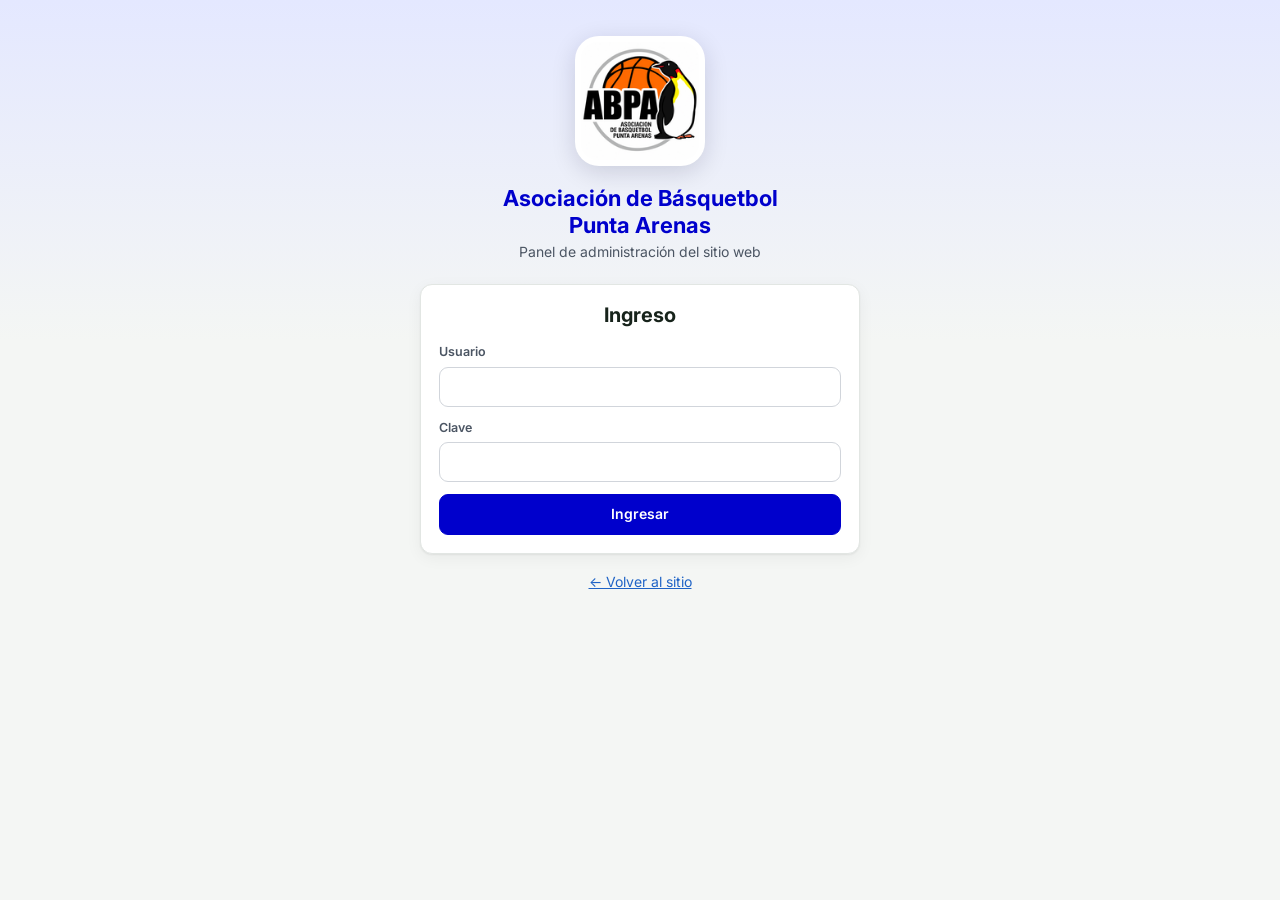
<file: panel/index.html>
<!DOCTYPE html>
<html lang="es">
<head>
  
  <meta charset="utf-8">
  <meta name="viewport" content="width=device-width, initial-scale=1">
  <meta name="robots" content="noindex, nofollow">
  <title>Panel · ABPA</title>
  <link rel="icon" type="image/png" href="../assets/img/favicon.png">
  <script src="../assets/config.js?v=20261027a"></script>
  <link rel="preconnect" href="https://fonts.googleapis.com">
  <link href="https://fonts.googleapis.com/css2?family=Inter:wght@400;500;600;700;800&display=swap" rel="stylesheet">
  <style>
:root{
  --prim:#0000CC; --prim-2:#2a2ae6; --prim-bg:#e9e9fd; --amarillo:#FFCC00; --naranja:#E2620F;
  --verde:#16803c; --verde-2:#22a04f; --verde-bg:#e6f4ea; --verde-borde:#b7dcc2;
  --azul:#1f63c6; --azul-bg:#e7effb; --cielo:#e4e8ff;
  --ambar:#b26a00; --ambar-bg:#fff3dd;
  --rojo:#b3261e; --rojo-bg:#fdecea;
  --gris:#6b7280; --gris-bg:#eef0f2; --gris-2:#d1d5db;
  --tinta:#17231b; --tinta-2:#4b5563; --tinta-3:#6b7280;
  --fondo:#f4f6f4; --superficie:#ffffff; --borde:#e2e6e3;
  --radio:12px; --sombra:0 1px 2px rgba(16,24,20,.06),0 4px 16px rgba(16,24,20,.05);
}
*{box-sizing:border-box}
html,body{margin:0;padding:0}
body{font-family:'Inter',system-ui,-apple-system,'Segoe UI',Roboto,Arial,sans-serif;background:var(--fondo);color:var(--tinta);font-size:14px;line-height:1.45;-webkit-font-smoothing:antialiased}
button,input,select,textarea{font:inherit;color:inherit}
h1,h2,h3{margin:0;line-height:1.2}
h2{font-size:20px;font-weight:700}
h3{font-size:15px;font-weight:650}
a{color:var(--azul)}
.oculto{display:none!important}
.num{font-variant-numeric:tabular-nums}
.muted{color:var(--tinta-3)}
.small{font-size:12.5px}

/* ── Barra superior ── */
.top{position:sticky;top:0;z-index:20;background:var(--prim);border-bottom:4px solid var(--amarillo);color:#fff;box-shadow:0 2px 8px rgba(0,0,0,.12)}
.top-in{max-width:1240px;margin:0 auto;display:flex;align-items:center;gap:12px;padding:10px 16px}
.top img{width:44px;height:44px;border-radius:10px;background:#fff;padding:2px;object-fit:contain}
.top .marca{font-weight:700;font-size:15px;line-height:1.15}
.top .marca small{display:block;font-weight:400;opacity:.85;font-size:12px}
.top .usuario{margin-left:auto;text-align:right;font-size:12.5px;line-height:1.2}
.top .usuario b{display:block;font-size:13.5px}
.top .salir{background:rgba(255,255,255,.14);border:1px solid rgba(255,255,255,.3);color:#fff;padding:7px 12px;border-radius:8px;cursor:pointer}
.top .salir:hover{background:rgba(255,255,255,.24)}
.nav{background:#fff;border-bottom:1px solid var(--borde);position:sticky;top:68px;z-index:19}
.nav-in{max-width:1240px;margin:0 auto;display:flex;gap:4px;padding:0 12px;overflow-x:auto;scrollbar-width:none}
@media (min-width:761px){.nav-in{flex-wrap:wrap;overflow-x:visible;row-gap:0}.nav button{padding:11px 12px}}
.top .usuario{cursor:pointer;border-radius:8px;padding:4px 8px;transition:background .15s}
.top .usuario:hover{background:rgba(255,255,255,.14)}
.top .usuario:hover b{text-decoration:underline}
.top .usuario small{display:block;font-size:11px;opacity:.8}
.nav button{background:none;border:0;padding:13px 14px;font-weight:600;color:var(--tinta-2);border-bottom:3px solid transparent;cursor:pointer;white-space:nowrap}
.nav button:hover{color:var(--prim)}
.nav button.activo{color:var(--prim);border-bottom-color:var(--prim)}
main{max-width:1240px;margin:0 auto;padding:22px 16px 60px}
.cab-vista{display:flex;align-items:flex-end;justify-content:space-between;gap:12px;flex-wrap:wrap;margin-bottom:16px}
.cab-vista p{margin:4px 0 0;color:var(--tinta-3)}

/* ── Tarjetas ── */
.card{background:var(--superficie);border:1px solid var(--borde);border-radius:var(--radio);box-shadow:var(--sombra);padding:18px}
.card + .card{margin-top:16px}
.grid > .card + .card{margin-top:0}
.card-cab{display:flex;align-items:center;justify-content:space-between;gap:10px;margin-bottom:12px;flex-wrap:wrap}
.grid{display:grid;gap:16px}
.g2{grid-template-columns:repeat(2,minmax(0,1fr))}
.g3{grid-template-columns:repeat(3,minmax(0,1fr))}
.g4{grid-template-columns:repeat(4,minmax(0,1fr))}
.g-panel{grid-template-columns:minmax(0,1.7fr) minmax(0,1fr)}
@media (max-width:900px){.g4{grid-template-columns:repeat(2,minmax(0,1fr))}.g3,.g-panel,.g2{grid-template-columns:1fr}}
@media (max-width:480px){.g4{grid-template-columns:1fr 1fr}}
@media (max-width:370px){.g4{grid-template-columns:1fr}}

.kpi{padding:16px 18px}
.kpi .et{font-size:12.5px;color:var(--tinta-3);font-weight:600;text-transform:uppercase;letter-spacing:.04em}
.kpi .val{font-size:26px;font-weight:750;margin-top:4px;font-variant-numeric:tabular-nums}
.kpi .det{font-size:12.5px;color:var(--tinta-3);margin-top:2px}
.kpi.alerta .val{color:var(--rojo)}
.kpi.ok .val{color:var(--verde)}

/* ── Botones y formularios ── */
.btn{display:inline-flex;align-items:center;justify-content:center;gap:6px;border-radius:9px;border:1px solid var(--borde);background:#fff;padding:9px 14px;font-weight:600;cursor:pointer;text-decoration:none;color:var(--tinta);white-space:nowrap}
.btn:hover{background:var(--gris-bg)}
.btn.prim{background:var(--prim);border-color:var(--prim);color:#fff}
.btn.prim:hover{background:#186a2c}
.btn.azul{background:var(--azul);border-color:var(--azul);color:#fff}
.btn.wa{background:#1fa855;border-color:#1fa855;color:#fff}
.btn.wa:hover{background:#178f47}
.btn.peligro{color:var(--rojo);border-color:#f0c3bf}
.btn.peligro:hover{background:var(--rojo-bg)}
.btn.chico{padding:6px 10px;font-size:12.5px;border-radius:7px}
.btn[disabled]{opacity:.55;cursor:not-allowed}
.btns{display:flex;gap:8px;flex-wrap:wrap}
label.campo{display:block}
label.campo > span{display:block;font-size:12.5px;font-weight:600;color:var(--tinta-2);margin-bottom:5px}
.inp{width:100%;border:1px solid var(--gris-2);border-radius:9px;padding:9px 11px;background:#fff;outline:none;min-height:40px}
.inp:focus{border-color:var(--prim);box-shadow:0 0 0 3px rgba(0,0,204,.15)}
textarea.inp{min-height:70px;resize:vertical}
.form{display:grid;gap:12px}
.form.f2{grid-template-columns:1fr 1fr}
.form.f3{grid-template-columns:repeat(3,1fr)}
@media (max-width:640px){.form.f2,.form.f3{grid-template-columns:1fr}}
.full{grid-column:1/-1}
.ayuda{font-size:12px;color:var(--tinta-3);margin-top:4px}
.seg{display:inline-flex;background:var(--gris-bg);padding:3px;border-radius:10px;gap:2px}
.seg button{border:0;background:none;padding:7px 14px;border-radius:8px;font-weight:600;color:var(--tinta-2);cursor:pointer}
.seg button.activo{background:#fff;color:var(--tinta);box-shadow:0 1px 3px rgba(0,0,0,.1)}
.chips{display:flex;gap:6px;flex-wrap:wrap}
.chip{border:1px solid var(--borde);background:#fff;border-radius:99px;padding:6px 12px;font-size:12.5px;font-weight:600;cursor:pointer;color:var(--tinta-2)}
.chip.activo{background:var(--prim);border-color:var(--prim);color:#fff}
.chip .n{opacity:.75;margin-left:4px}

/* ── Tablas ── */
.tabla-wrap{overflow-x:auto;border:1px solid var(--borde);border-radius:10px}
table.t{width:100%;border-collapse:collapse;font-size:13.5px}
table.t th{text-align:left;font-size:12px;text-transform:uppercase;letter-spacing:.04em;color:var(--tinta-3);background:#fafbfa;padding:10px 12px;border-bottom:1px solid var(--borde);white-space:nowrap}
table.t td{padding:10px 12px;border-bottom:1px solid #eef0ee;vertical-align:middle}
table.t tr:last-child td{border-bottom:0}
table.t tr.clic{cursor:pointer}
table.t tr.clic:hover td{background:#f6faf7}
table.t .r{text-align:right;white-space:nowrap}
table.t tr.anulado td{color:var(--tinta-3);text-decoration:line-through}

/* ── Estados ── */
.badge{display:inline-flex;align-items:center;gap:5px;padding:3px 9px;border-radius:99px;font-size:12px;font-weight:650;white-space:nowrap}
.badge::before{content:'';width:7px;height:7px;border-radius:50%;background:currentColor}
.b-ok{background:var(--verde-bg);color:var(--verde)}
.b-deuda{background:var(--rojo-bg);color:var(--rojo)}
.b-parcial{background:var(--ambar-bg);color:var(--ambar)}
.b-ret{background:var(--gris-bg);color:var(--gris)}
.b-azul{background:var(--azul-bg);color:var(--azul)}

/* ── Matriz de meses ── */
.matriz{display:grid;grid-template-columns:48px repeat(12,minmax(0,1fr));gap:4px;align-items:stretch}
.matriz .anio{font-weight:700;font-size:12.5px;color:var(--tinta-2);display:flex;align-items:center}
.matriz .mcab{font-size:11px;text-transform:uppercase;color:var(--tinta-3);text-align:center;font-weight:600}
.mes{border-radius:7px;min-height:42px;display:flex;flex-direction:column;align-items:center;justify-content:center;font-size:11.5px;font-weight:650;border:1px solid transparent;position:relative;font-variant-numeric:tabular-nums;padding:2px}
.mes small{font-size:9.5px;font-weight:600;opacity:.85}
.m-pagado{background:#c6e0b4;color:#1d4f1f;border-color:#a9cf93}
.m-adelantado{background:#d6ecc8;color:#1d4f1f;border:1px dashed #74b057}
.m-parcial{background:var(--ambar-bg);color:var(--ambar);border-color:#f2cf8f}
.m-pendiente{background:var(--rojo-bg);color:var(--rojo);border-color:#f3c1bc}
.m-nosocio{background:#acb9ca;color:#415062;opacity:.75}
.m-exento{background:var(--azul-bg);color:var(--azul);border-color:#bcd0f1}
.m-encurso{background:#fff;color:var(--tinta-2);border:1.5px dashed var(--verde-2)}
.m-futuro{background:#fafbfa;color:#b0b6bd;border-color:#eceeed}
.matriz.compacta .mes{min-height:30px;font-size:12px}
.mes.sel{outline:3px solid var(--azul);outline-offset:1px}
.mes.selec{cursor:pointer}
.leyenda{display:flex;flex-wrap:wrap;gap:12px;margin-top:10px;font-size:12px;color:var(--tinta-2)}
.leyenda i{display:inline-block;width:14px;height:14px;border-radius:4px;vertical-align:-3px;margin-right:5px}
@media (max-width:640px){
  .matriz{grid-template-columns:repeat(6,minmax(0,1fr))}
  .matriz .mcab{display:none}
  .matriz .anio{grid-column:1/-1;margin-top:6px}
  .mes{min-height:44px}
  .mes::before{content:attr(data-m);font-size:9.5px;text-transform:uppercase;opacity:.8}
}

/* ── Login / consulta ── */
.portada{min-height:100vh;display:flex;flex-direction:column;align-items:center;padding:36px 16px;background:linear-gradient(180deg,var(--cielo) 0,var(--fondo) 340px)}
.portada .logo{width:130px;height:130px;border-radius:24px;background:#fff;object-fit:contain;padding:6px;box-shadow:0 6px 24px rgba(0,0,40,.14)}
.portada a img.logo{transition:transform .15s}
.portada a:hover img.logo{transform:scale(1.04)}
.portada h1{font-size:22px;text-align:center;margin:14px 0 4px;color:var(--prim)}
.portada .lema{color:var(--tinta-2);text-align:center;margin-bottom:22px}
.acceso{width:100%;max-width:440px}
.acceso .seg{width:100%;margin-bottom:14px}
.acceso .seg button{flex:1}
.resultado-consulta{width:100%;max-width:880px;margin-top:20px}
.hero-deuda{display:flex;align-items:center;justify-content:space-between;gap:16px;flex-wrap:wrap}
.hero-deuda .monto{font-size:38px;font-weight:800;font-variant-numeric:tabular-nums}
.hero-deuda .monto.ok{color:var(--verde)}
.hero-deuda .monto.mal{color:var(--rojo)}

/* ── Modal ── */
.modal-fondo{position:fixed;inset:0;background:rgba(15,25,18,.45);z-index:50;display:flex;align-items:flex-start;justify-content:center;padding:28px 12px;overflow-y:auto}
.modal{background:#fff;border-radius:14px;width:100%;max-width:640px;box-shadow:0 20px 60px rgba(0,0,0,.25);animation:sube .16s ease-out}
.modal.ancho{max-width:980px}
.modal-cab{display:flex;align-items:flex-start;justify-content:space-between;gap:12px;padding:18px 20px;border-bottom:1px solid var(--borde)}
.modal-cuerpo{padding:18px 20px}
.modal-pie{padding:14px 20px;border-top:1px solid var(--borde);display:flex;justify-content:flex-end;gap:8px;flex-wrap:wrap}
.cerrar{border:0;background:var(--gris-bg);width:34px;height:34px;border-radius:50%;font-size:18px;cursor:pointer;flex:none}
@keyframes sube{from{transform:translateY(8px);opacity:0}to{transform:none;opacity:1}}

/* ── Avisos ── */
#toast{position:fixed;left:50%;bottom:22px;transform:translateX(-50%);z-index:80;display:flex;flex-direction:column;gap:8px;align-items:center;width:calc(100% - 32px);max-width:520px;pointer-events:none}
.toast{background:#17231b;color:#fff;padding:11px 16px;border-radius:10px;box-shadow:0 8px 30px rgba(0,0,0,.25);font-weight:550;pointer-events:auto;animation:sube .16s ease-out}
.toast.error{background:var(--rojo)}
.toast.ok{background:var(--verde)}
.cargando{position:fixed;top:0;left:0;height:3px;background:var(--amarillo);z-index:90;animation:carga 1.1s ease-in-out infinite;width:40%}
@keyframes carga{0%{left:-40%}100%{left:100%}}
.vacio{padding:26px;text-align:center;color:var(--tinta-3)}
.aviso{padding:11px 14px;border-radius:10px;background:var(--ambar-bg);color:#6d4300;font-size:13px;margin-bottom:14px}
.aviso.info{background:var(--azul-bg);color:#17448a}
.aviso.ok{background:var(--verde-bg);color:#17512a}

/* ── Buscador socio ── */
.buscador{position:relative}
.sugerencias{position:absolute;left:0;right:0;top:100%;margin-top:4px;background:#fff;border:1px solid var(--borde);border-radius:10px;box-shadow:var(--sombra);max-height:300px;overflow-y:auto;z-index:30}
.sugerencias div{padding:9px 12px;cursor:pointer;display:flex;justify-content:space-between;gap:8px}
.sugerencias div:hover,.sugerencias div.foco{background:var(--verde-bg)}

/* ── Asignación de pago ── */
.asig{display:flex;flex-wrap:wrap;gap:6px}
.asig span{background:var(--verde-bg);border:1px solid var(--verde-borde);color:#17512a;border-radius:8px;padding:5px 9px;font-size:12.5px;font-weight:600}
.asig span.parcial{background:var(--ambar-bg);border-color:#f2cf8f;color:var(--ambar)}
.resumen-linea{display:flex;justify-content:space-between;padding:7px 0;border-bottom:1px dashed var(--borde)}
.resumen-linea:last-child{border-bottom:0}
.check-meses{display:grid;grid-template-columns:repeat(auto-fill,minmax(118px,1fr));gap:6px;max-height:260px;overflow-y:auto;padding:2px}
.check-meses label{display:flex;gap:7px;align-items:center;border:1px solid var(--borde);border-radius:8px;padding:7px 9px;font-size:12.5px;cursor:pointer}
.check-meses label.pend{border-color:#f3c1bc;background:#fff8f7}

/* ── Gráficos ── */
.barras{position:relative;display:flex;align-items:flex-end;gap:4px;height:190px;padding:8px 0 0;border-bottom:1px solid var(--gris-2)}
.barras .col{flex:1;display:flex;flex-direction:column;justify-content:flex-end;height:100%;position:relative;cursor:default}
.barras .col .b{background:var(--verde-2);border-radius:4px 4px 0 0;min-height:2px;transition:filter .1s}
.barras .col:hover .b{filter:brightness(.88)}
.barras .col.actual .b{background:repeating-linear-gradient(135deg,#8fcf9f 0 4px,#b9e2c2 4px 8px)}
.barras .guia{position:absolute;left:0;right:0;border-top:1px dashed #e3e6e4;pointer-events:none}
.barras .guia span{position:absolute;right:100%;margin-right:4px;top:-8px;font-size:10.5px;color:var(--tinta-3)}
.ejes{display:flex;gap:4px;margin-top:5px}
.ejes span{flex:1;text-align:center;font-size:10.5px;color:var(--tinta-3);text-transform:capitalize}
.graf-wrap{padding-left:34px}
.tip{position:fixed;z-index:70;background:#17231b;color:#fff;font-size:12px;padding:8px 10px;border-radius:8px;pointer-events:none;box-shadow:0 6px 20px rgba(0,0,0,.25);max-width:240px}
.tramo{display:grid;grid-template-columns:92px 1fr 34px;align-items:center;gap:10px;margin:9px 0;font-size:13px}
.tramo .pista{background:var(--gris-bg);border-radius:6px;height:14px;overflow:hidden}
.tramo .relleno{height:100%;border-radius:0 4px 4px 0}
.lista-morosos .fila{display:flex;justify-content:space-between;align-items:center;padding:9px 0;border-bottom:1px solid #eef0ee;gap:8px;cursor:pointer}
.lista-morosos .fila:last-child{border-bottom:0}
.lista-morosos .fila:hover{color:var(--verde)}

@media print{.top,.nav,.btn,.btns{display:none!important}main{padding:0}.card{box-shadow:none}}
body.rol-consulta .solo-edita{display:none!important}
body:not(.rol-admin) .solo-admin{display:none!important}
body:not(.rol-admin):not(.rol-turno) .nav-turnos{display:none!important}
body.rol-turno .nav button:not(.nav-turnos):not([data-vista=config]){display:none!important}
</style>

</head>
<body>
  <!-- ═══════════ Ingreso ═══════════ -->
  <section id="portada" class="portada">
    <a href="https://www.abpa.cl/" target="_top" title="Ir al sitio de la ABPA"><img class="logo" src="../assets/img/logo-96.png" alt="Logo ABPA · ir al sitio"></a>
    <h1>Asociación de Básquetbol<br>Punta Arenas</h1>
    <div class="lema">Panel de administración del sitio web</div>
    <div class="acceso card">
      <h2 style="text-align:center;margin:0 0 16px">Ingreso</h2>
      <form id="f-login" class="form">
        <label class="campo"><span>Usuario</span><input class="inp" name="usuario" autocomplete="username" required></label>
        <label class="campo"><span>Clave</span><input class="inp" name="clave" type="password" autocomplete="current-password" required></label>
        <button class="btn prim" type="submit">Ingresar</button>
      </form>
    </div>
    <p style="margin-top:18px;text-align:center"><a href="../">← Volver al sitio</a></p>
  </section>

  <!-- ═══════════ Aplicación interna ═══════════ -->
  <section id="app" class="oculto">
    <header class="top">
      <div class="top-in">
        <a href="https://www.abpa.cl/" target="_top" title="Ir al sitio de la ABPA" style="display:flex"><img src="../assets/img/logo-96.png" alt="Ir al sitio"></a>
        <div class="marca">ABPA<small>Panel del sitio web</small></div>
        <div class="usuario" id="u-cuenta" role="button" tabindex="0" title="Mi cuenta: cambiar clave"><b id="u-nombre"></b><span id="u-rol"></span><small>⚙ Mi cuenta y clave</small></div>
        <button class="salir" id="btn-salir" type="button">Salir</button>
      </div>
    </header>
    <nav class="nav"><div class="nav-in">
      <button data-vista="inicio" class="activo">Inicio</button>
      <button data-vista="partidos">Partidos <span class="nav-badge oculto" id="badge-partidos"></span></button>
      <button data-vista="tabla">Posiciones</button>
      <button data-vista="turnos" class="nav-turnos">Informes de turno <span class="nav-badge oculto" id="badge-turnos"></span></button>
      <button data-vista="clubes">Clubes</button>
      <button data-vista="categorias">Categorías</button>
      <button data-vista="noticias">Noticias</button>
      <button data-vista="eventos">Actividades</button>
      <button data-vista="galeria">Galería</button>
      <button data-vista="documentos">Documentos</button>
      <button data-vista="mensajes">Mensajes <span class="nav-badge oculto" id="badge-mensajes"></span></button>
      <button data-vista="textos">Textos y directiva</button>
      <button data-vista="config">Configuración</button>
    </div></nav>
    <main id="vista"></main>
  </section>

  <div id="modal-raiz"></div>
  <div id="toast"></div>
  <div id="cargando" class="cargando oculto"></div>

  <script>window.ABPA_IMG = { logo: "../assets/img/logo-400.png", bandera: "../assets/img/bandera-magallanes.png" };</script>
  <script>
/* Conecta el panel con el sistema (Google Apps Script) usando la URL de assets/config.js */
(function () {
  var API = (window.ABPA_CONFIG || {}).API_URL || '';
  var LECTURA = /^api(Ingresar|Inicio|Datos|SitioDatos|SitioPendientes|Usuarios|RespaldoSitio)$/;
  function nuevoId() { return Date.now().toString(36) + Math.random().toString(36).slice(2, 10); }
  function llamar(fn, args, ok, ko, intento, rid) {
    intento = intento || 1; rid = rid || nuevoId();
    if (!/^https?:\/\//.test(API)) { if (ko) ko(new Error('Falta configurar API_URL en assets/config.js')); return; }
    var ctrl = window.AbortController ? new AbortController() : null;
    var t = setTimeout(function () { if (ctrl) ctrl.abort(); }, 90000);
    fetch(API, { method: 'POST', body: JSON.stringify({ tipo: 'api', fn: fn, args: args, rid: rid }), redirect: 'follow', credentials: 'omit', signal: ctrl ? ctrl.signal : undefined })
      .then(function (r) { return r.text(); })
      .then(function (txt) {
        clearTimeout(t);
        var r;
        try { r = JSON.parse(txt); } catch (e) { throw new Error('respuesta-no-json'); }
        if (r.ok) { if (ok) ok(r.data); } else if (ko) ko(new Error(r.error));
      })
      .catch(function () {
        clearTimeout(t);
        if (intento < 4) { setTimeout(function () { llamar(fn, args, ok, ko, intento + 1, rid); }, 1000 * intento); return; }
        if (ko) { var er = new Error(LECTURA.test(fn) ? 'No se pudo conectar con el sistema. Revisa tu conexión e intenta nuevamente.'
          : 'No se recibió confirmación del sistema. Antes de reintentar, revisa si el cambio quedó guardado.'); er.red = true; ko(er); }
      });
  }
  function crear(ok, ko) {
    return new Proxy({}, { get: function (_, fn) {
      if (fn === 'withSuccessHandler') return function (f) { return crear(f, ko); };
      if (fn === 'withFailureHandler') return function (f) { return crear(ok, f); };
      return function () { llamar(fn, Array.prototype.slice.call(arguments), ok, ko); };
    } });
  }
  window.google = { script: { run: crear(null, null) } };
  if (/^https?:\/\//.test(API)) { try { fetch(API + (API.indexOf('?') < 0 ? '?' : '&') + 'api=ping', { credentials: 'omit' }).catch(function () { }); } catch (e) { } }
})();
</script>
<script>
(function () {
  'use strict';

  // ════════════════ Utilidades ════════════════
  var MESES = ['enero', 'febrero', 'marzo', 'abril', 'mayo', 'junio', 'julio', 'agosto', 'septiembre', 'octubre', 'noviembre', 'diciembre'];
  var S = { token: null, datos: null, vista: 'inicio' };
  function $(s, r) { return (r || document).querySelector(s); }
  function $$(s, r) { return Array.prototype.slice.call((r || document).querySelectorAll(s)); }
  function esc(t) { return String(t == null ? '' : t).replace(/&/g, '&amp;').replace(/</g, '&lt;').replace(/>/g, '&gt;').replace(/"/g, '&quot;'); }
  function fechaCL(f) { return f ? String(f).slice(0, 10).split('-').reverse().join('-') : ''; }
  function fechaLarga(f) { var p = String(f || '').split('-'); return p.length === 3 ? +p[2] + ' de ' + MESES[+p[1] - 1] + ' de ' + p[0] : ''; }
  function capital(t) { return String(t || '').toLowerCase().replace(/(^|\s)\S/g, function (x) { return x.toUpperCase(); }); }
  function guardar(k, v) { try { if (v == null) localStorage.removeItem(k); else localStorage.setItem(k, v); } catch (e) { } }
  function leer(k) { try { return localStorage.getItem(k); } catch (e) { return null; } }
  var puede = function () { return S.datos && S.datos.sesion.rol !== 'consulta'; };

  // ════════════════ Comunicación con el servidor ════════════════
  var pendientes = 0;
  function carga(d) { pendientes += d; $('#cargando').classList.toggle('oculto', pendientes <= 0); }
  function api(fn) {
    var args = Array.prototype.slice.call(arguments, 1);
    return new Promise(function (resolve, reject) {
      carga(1);
      google.script.run
        .withSuccessHandler(function (r) { carga(-1); resolve(r); })
        .withFailureHandler(function (e) {
          carga(-1);
          var msg = String((e && e.message) || e).replace(/^(Error|Exception):\s*/, '');
          if (msg.indexOf('SESION:') >= 0) { msg = msg.replace(/^.*SESION:\s*/, ''); salir(true); }
          var er = new Error(msg); er.red = !!(e && e.red); reject(er);
        })[fn].apply(null, args);
    });
  }
  function fallo(e) { toast(e.message || String(e), 'error'); }
  function toast(msg, tipo) {
    var d = document.createElement('div');
    d.className = 'toast ' + (tipo || '');
    d.textContent = msg;
    $('#toast').appendChild(d);
    setTimeout(function () { d.remove(); }, tipo === 'error' ? 6000 : 3500);
  }

  // ════════════════ Modales ════════════════
  function modal(titulo, cuerpo, pie, opciones) {
    opciones = opciones || {};
    var raiz = $('#modal-raiz');
    var fondo = document.createElement('div');
    fondo.className = 'modal-fondo';
    fondo.innerHTML = '<div class="modal ' + (opciones.ancho ? 'ancho' : '') + '" role="dialog" aria-modal="true">' +
      '<div class="modal-cab"><div>' + titulo + '</div><button class="cerrar" type="button" aria-label="Cerrar">×</button></div>' +
      '<div class="modal-cuerpo">' + cuerpo + '</div>' + (pie ? '<div class="modal-pie">' + pie + '</div>' : '') + '</div>';
    raiz.appendChild(fondo);
    document.body.style.overflow = 'hidden';
    var cerrar = function () { fondo.remove(); if (!raiz.children.length) document.body.style.overflow = ''; };
    fondo.querySelector('.cerrar').onclick = cerrar;
    fondo.addEventListener('mousedown', function (e) { if (e.target === fondo) cerrar(); });
    fondo.cerrar = cerrar;
    return fondo;
  }
  function cerrarModales() { $$('.modal-fondo').forEach(function (m) { m.cerrar(); }); }
  function confirmar(titulo, texto, boton, peligro) {
    return new Promise(function (ok) {
      var m = modal('<h3>' + titulo + '</h3>', '<p style="margin:0">' + texto + '</p>',
        '<button class="btn" data-no>Cancelar</button><button class="btn ' + (peligro ? 'peligro' : 'prim') + '" data-si>' + boton + '</button>');
      $('[data-no]', m).onclick = function () { m.cerrar(); ok(false); };
      $('[data-si]', m).onclick = function () { m.cerrar(); ok(true); };
    });
  }

  // ════════════════ Ingreso ════════════════
  $('#f-login').onsubmit = function (e) {
    e.preventDefault();
    var f = e.target, btn = f.querySelector('button[type=submit]'), txt = btn ? btn.innerHTML : '';
    if (btn) { btn.disabled = true; btn.innerHTML = 'Ingresando…'; }
    var fin = function () { if (btn) { btn.disabled = false; btn.innerHTML = txt; } };
    api('apiIngresar', f.usuario.value, f.clave.value).then(function (r) {
      S.token = r.sesion.token;
      S.clavePorDefecto = r.sesion.clavePorDefecto;
      guardar('abpa_token', r.sesion.token);
      f.clave.value = '';
      fin();
      mostrarApp(r);
    }).catch(function (err) { fin(); fallo(err); });
  };
  function entrar() { return api('apiInicio', S.token).then(mostrarApp); }
  function mostrarApp(r) {
    S.datos = r.datos;
    document.body.className = 'rol-' + r.datos.sesion.rol;
    $('#u-nombre').textContent = r.datos.sesion.nombre;
    $('#u-rol').textContent = r.datos.sesion.rolNombre;
    $('#portada').classList.add('oculto');
    $('#app').classList.remove('oculto');
    if (window.ABPA_PANEL) window.ABPA_PANEL.alEntrar();
    var rol = r.datos.sesion.rol, ini = S.vista || 'inicio';
    // Entrada por www.abpa.cl/turno/: el turno (o un administrador) va directo a los informes
    if (window.ABPA_MODO === 'turno' && (rol === 'turno' || rol === 'admin') && !S.entroTurno) { ini = 'turnos'; S.entroTurno = true; }
    if (rol === 'turno' && ini !== 'turnos' && ini !== 'config') ini = 'turnos';
    if (rol !== 'turno' && rol !== 'admin' && ini === 'turnos') ini = 'inicio';
    irA(S.clavePorDefecto ? 'config' : ini);
    if (S.clavePorDefecto) toast('Estás usando la clave provisoria: cámbiala ahora.', 'error');
  }
  function salir(silencioso) {
    if (S.token && !silencioso) api('apiLogout', S.token).catch(function () { });
    S.token = null; S.datos = null;
    guardar('abpa_token', null);
    cerrarModales();
    $('#app').classList.add('oculto');
    $('#portada').classList.remove('oculto');
    document.body.className = '';
  }
  $('#btn-salir').onclick = function () { salir(false); };
  // Clic en el nombre (arriba a la derecha) → Configuración (cambiar clave)
  $('#u-cuenta').onclick = function () { irA('config'); };
  $('#u-cuenta').onkeydown = function (e) { if (e.key === 'Enter' || e.key === ' ') { e.preventDefault(); irA('config'); } };
  function recargar() { return api('apiDatos', S.token).then(function (d) { S.datos = d; }); }

  // ════════════════ Navegación ════════════════
  $$('.nav button').forEach(function (b) { b.onclick = function () { irA(b.dataset.vista); }; });
  function irA(vista, opc) {
    if (!VISTAS[vista]) vista = 'inicio';
    S.vista = vista;
    $$('.nav button').forEach(function (b) {
      var on = b.dataset.vista === vista;
      b.classList.toggle('activo', on);
      if (on && b.scrollIntoView) b.scrollIntoView({ block: 'nearest', inline: 'nearest' });
    });
    var v = $('#vista');
    v.innerHTML = '<div class="vacio">Cargando…</div>';
    window.scrollTo(0, 0);
    VISTAS[vista](v, opc || {});
  }

  // ════════════════ CONFIGURACIÓN ════════════════
  /** El nombre se muestra en el panel y queda como responsable en los informes: debe ser nombre y apellido reales. */
  function errorNombre(nombre, usuario) {
    var n = String(nombre || '').trim().replace(/\s+/g, ' ');
    if (/\d/.test(n)) return 'Escribe el nombre y apellido sin números (ej: Paula González).';
    if (usuario && n.toLowerCase() === String(usuario).trim().toLowerCase()) return 'El nombre no puede ser igual al usuario: escribe el nombre y apellido de la persona.';
    var partes = n.split(' ').filter(function (x) { return x.replace(/[^A-Za-zÁÉÍÓÚÜÑáéíóúüñ]/g, '').length >= 2; });
    if (partes.length < 2) return 'Escribe nombre y apellido (al menos dos palabras, ej: Paula González).';
    return '';
  }
  function vistaConfig(v) {
    var d = S.datos, c = d.config;
    var h = '<div class="cab-vista"><div><h2>Configuración</h2><p>Sesión de ' + esc(d.sesion.nombre) + ' · ' + esc(d.sesion.rolNombre) + '</p></div></div>' +
      (S.clavePorDefecto ? '<div class="aviso">Por seguridad, reemplaza la clave provisoria por una propia antes de seguir.</div>' : '') +
      '<div class="grid g2" style="align-items:start">' +
      '<div class="card"><h3 style="margin-bottom:12px">Mi clave</h3><form class="form" id="f-clave"><label class="campo"><span>Clave actual</span><input class="inp" type="password" name="actual" required autocomplete="current-password"></label>' +
      '<label class="campo"><span>Nueva clave (mínimo 8 caracteres)</span><input class="inp" type="password" name="nueva" minlength="8" required autocomplete="new-password"></label>' +
      '<label class="campo"><span>Repetir nueva clave</span><input class="inp" type="password" name="rep" minlength="8" required autocomplete="new-password"></label><button class="btn prim">Cambiar clave</button></form></div>' +
      '<div class="card solo-admin"><h3 style="margin-bottom:12px">Datos de la asociación y reglas de la tabla</h3><form class="form f2" id="f-cfg">' +
      '<label class="campo full"><span>Nombre oficial</span><input class="inp" name="NOMBRE_ORG" value="' + esc(c.NOMBRE_ORG) + '"></label>' +
      '<label class="campo"><span>Sigla</span><input class="inp" name="SIGLA_ORG" value="' + esc(c.SIGLA_ORG) + '"></label>' +
      '<label class="campo"><span>Correo que recibe los mensajes</span><input class="inp" type="email" name="CORREO_ORG" value="' + esc(c.CORREO_ORG) + '"></label>' +
      '<label class="campo"><span>Puntos por victoria</span><input class="inp num" type="number" min="0" name="PUNTOS_VICTORIA" value="' + esc(c.PUNTOS_VICTORIA) + '"></label>' +
      '<label class="campo"><span>Puntos por derrota</span><input class="inp num" type="number" min="0" name="PUNTOS_DERROTA" value="' + esc(c.PUNTOS_DERROTA) + '"></label>' +
      '<label class="campo"><span>Puntos al perder por W.O.</span><input class="inp num" type="number" min="0" name="PUNTOS_WO" value="' + esc(c.PUNTOS_WO) + '"></label>' +
      '<label class="campo"><span>Marcador del W.O. (ganador)</span><input class="inp num" type="number" min="0" name="MARCADOR_WO" value="' + esc(c.MARCADOR_WO) + '"></label>' +
      '<div class="ayuda full">Reglamento FIBA: victoria 2 puntos, derrota 1 punto, no presentación 0 puntos y marcador 20-0.</div>' +
      '<button class="btn prim full">Guardar</button></form></div>' +
      '<div class="card solo-admin"><h3 style="margin-bottom:12px">Usuarios del panel</h3><div id="usuarios"><div class="vacio">Cargando…</div></div>' +
      '<form class="form f2" id="f-usr" style="margin-top:14px"><label class="campo"><span>Usuario</span><input class="inp" name="Usuario" required placeholder="ej: comunicaciones"></label>' +
      '<label class="campo"><span>Nombre y apellido</span><input class="inp" name="Nombre" required placeholder="ej: Paula González" autocomplete="off"></label>' +
      '<label class="campo"><span>Rol</span><select class="inp" name="Rol"><option value="editor">Editor (publica contenidos y resultados)</option><option value="consulta">Solo consulta</option><option value="turno">Turno (solo informes de partidos)</option><option value="admin">Administrador (todo)</option></select></label>' +
      '<label class="campo"><span>Clave (nueva o para restablecer)</span><input class="inp" name="clave" type="text" placeholder="mínimo 8 caracteres"></label>' +
      '<label class="full" style="display:flex;gap:8px;align-items:center"><input type="checkbox" name="Activo" checked> Usuario activo</label>' +
      '<button class="btn prim full">Guardar usuario</button></form></div></div>';
    v.innerHTML = h;
    $('#f-clave', v).onsubmit = function (e) {
      e.preventDefault(); var f = e.target;
      if (f.nueva.value !== f.rep.value) { toast('Las claves nuevas no coinciden.', 'error'); return; }
      api('apiCambiarClave', S.token, f.actual.value, f.nueva.value).then(function (r) { toast(r.mensaje, 'ok'); S.clavePorDefecto = false; f.reset(); }).catch(fallo);
    };
    if (d.sesion.rol !== 'admin') return;
    $('#f-cfg', v).onsubmit = function (e) {
      e.preventDefault(); var f = e.target, datos = {};
      ['NOMBRE_ORG', 'SIGLA_ORG', 'CORREO_ORG', 'PUNTOS_VICTORIA', 'PUNTOS_DERROTA', 'PUNTOS_WO', 'MARCADOR_WO'].forEach(function (k) { datos[k] = f[k].value; });
      api('apiGuardarConfig', S.token, datos).then(function (r) { toast(r.mensaje, 'ok'); return recargar(); }).catch(fallo);
    };
    function cargarUsuarios() {
      api('apiUsuarios', S.token).then(function (us) {
        $('#usuarios', v).innerHTML = '<div class="tabla-wrap"><table class="t"><thead><tr><th>Usuario</th><th>Nombre</th><th>Rol</th><th>Estado</th></tr></thead><tbody>' +
          us.map(function (u) { return '<tr class="clic" data-u="' + esc(u.Usuario) + '"><td><b>' + esc(u.Usuario) + '</b></td><td>' + esc(u.Nombre) + '</td><td>' + esc(u.rolNombre) + '</td><td>' + (u.Activo ? '<span class="badge b-ok">Activo</span>' : '<span class="badge b-ret">Inactivo</span>') + '</td></tr>'; }).join('') +
          '</tbody></table></div><div class="ayuda">Toca un usuario para editarlo o restablecer su clave.</div>';
        $$('[data-u]', v).forEach(function (tr) {
          tr.onclick = function () {
            var u = us.filter(function (x) { return x.Usuario === tr.dataset.u; })[0], f = $('#f-usr', v);
            f.Usuario.value = u.Usuario; f.Nombre.value = u.Nombre; f.Rol.value = u.Rol; f.Activo.checked = u.Activo; f.clave.value = '';
            f.scrollIntoView({ behavior: 'smooth', block: 'center' });
          };
        });
      }).catch(fallo);
    }
    cargarUsuarios();
    $('#f-usr', v).onsubmit = function (e) {
      e.preventDefault(); var f = e.target;
      var err = errorNombre(f.Nombre.value, f.Usuario.value);
      if (err) { toast(err, 'error'); f.Nombre.focus(); return; }
      api('apiGuardarUsuario', S.token, { Usuario: f.Usuario.value, Nombre: f.Nombre.value, Rol: f.Rol.value, clave: f.clave.value, Activo: f.Activo.checked })
        .then(function (r) { toast(r.mensaje, 'ok'); f.reset(); cargarUsuarios(); }).catch(fallo);
    };
  }

  // ════════════════ Extensiones (Panel.html registra el resto de las vistas) ════════════════
  var VISTAS = { config: vistaConfig };
  window.ABPA = {
    S: S, api: api, toast: toast, fallo: fallo, modal: modal, confirmar: confirmar, cerrarModales: cerrarModales,
    esc: esc, fechaCL: fechaCL, fechaLarga: fechaLarga, capital: capital, irA: function (v, o) { irA(v, o); }, puede: puede, $: $, $$: $$, vistas: VISTAS
  };

  // ════════════════ Inicio ════════════════
  var tokenGuardado = leer('abpa_token');
  if (tokenGuardado) {
    S.token = tokenGuardado;
    // Espera a que Panel.html registre sus vistas antes de entrar
    setTimeout(function () { entrar().catch(function () { salir(true); }); }, 0);
  }
})();
</script>

  <style>
.nav-badge{display:inline-flex;min-width:19px;height:19px;border-radius:99px;background:var(--rojo);color:#fff;font-size:11px;font-weight:700;align-items:center;justify-content:center;padding:0 5px;margin-left:4px;vertical-align:1px}
.st-thumb{width:64px;height:44px;border-radius:6px;object-fit:cover;background:var(--gris-bg);display:block}
.st-logo{width:40px;height:40px;border-radius:8px;object-fit:contain;background:#fff;border:1px solid var(--borde);display:inline-flex;align-items:center;justify-content:center;font-size:11px;font-weight:700;color:var(--prim);vertical-align:middle}
.st-foto{display:flex;gap:12px;align-items:center;flex-wrap:wrap}
.st-foto img{width:140px;height:92px;object-fit:cover;border-radius:8px;background:var(--gris-bg);border:1px solid var(--borde)}
.st-foto[data-logo] img{object-fit:contain;background:#fff}
.st-foto .vacia{width:140px;height:92px;border-radius:8px;border:1.5px dashed var(--gris-2);display:flex;align-items:center;justify-content:center;color:var(--tinta-3);font-size:12px}
.st-albums{display:grid;grid-template-columns:repeat(auto-fill,minmax(210px,1fr));gap:14px}
.st-album{border:1px solid var(--borde);border-radius:12px;overflow:hidden;cursor:pointer;background:#fff;transition:box-shadow .15s}
.st-album:hover{box-shadow:var(--sombra)}
.st-album .port{aspect-ratio:4/3;background:var(--cielo) center/cover no-repeat;display:flex;align-items:center;justify-content:center;color:var(--tinta-3);font-size:12px}
.st-album .inf{padding:10px 12px}
.st-fotos{display:grid;grid-template-columns:repeat(auto-fill,minmax(140px,1fr));gap:10px}
.st-fotos figure{margin:0;border:1px solid var(--borde);border-radius:10px;overflow:hidden;background:#fff}
.st-fotos img{width:100%;aspect-ratio:4/3;object-fit:cover;display:block;background:var(--gris-bg)}
.st-fotos figcaption{padding:6px;display:flex;gap:4px;flex-wrap:wrap}
.st-tarjeta{border:1px solid var(--borde);border-radius:12px;padding:14px 16px;background:#fff}
.st-tarjeta + .st-tarjeta{margin-top:10px}
.st-tarjeta .fila{display:flex;justify-content:space-between;gap:10px;flex-wrap:wrap;align-items:flex-start}
.st-tarjeta .datos{font-size:13px;color:var(--tinta-2);margin-top:4px;display:flex;gap:14px;flex-wrap:wrap}
.st-tarjeta .msj{margin-top:8px;white-space:pre-wrap;background:#fafbff;border-radius:8px;padding:10px;font-size:13.5px}
/* Partidos */
.fase{margin:18px 0 8px;font-weight:700;color:var(--prim);display:flex;gap:8px;align-items:center}
.fase:first-child{margin-top:0}
.pt{display:grid;grid-template-columns:92px 1fr auto;gap:12px;align-items:center;border:1px solid var(--borde);border-radius:12px;padding:10px 12px;background:#fff}
.pt + .pt{margin-top:8px}
.pt.pend{border-color:#f2cf8f;background:#fffdf5}
.pt .cuando{font-size:12.5px;color:var(--tinta-2);line-height:1.3}
.pt .cuando b{display:block;color:var(--tinta);font-size:13.5px}
.pt .vs{display:grid;grid-template-columns:1fr auto 1fr;gap:10px;align-items:center}
.pt .eq{display:flex;align-items:center;gap:8px;font-weight:600;min-width:0}
.pt .eq span{overflow:hidden;text-overflow:ellipsis}
.pt .eq.v{justify-content:flex-end;text-align:right}
.pt .eq.gana{color:var(--prim)}
.pt .marc{display:flex;gap:6px;align-items:center;font-weight:800;font-size:17px;font-variant-numeric:tabular-nums}
.pt .marc input{width:56px;text-align:center;font-weight:700;padding:6px 4px}
.pt .acc{display:flex;gap:6px;align-items:center;flex-wrap:wrap;justify-content:flex-end}
.pt .acc select{padding:6px 8px;font-size:12.5px;width:auto}
.pt .det{grid-column:2/-1;font-size:12px;color:var(--tinta-3);margin-top:-4px}
@media (max-width:760px){
  .pt{grid-template-columns:1fr}
  .pt .vs{grid-template-columns:1fr auto 1fr}
  .pt .det{grid-column:1}
  .pt .acc{justify-content:flex-start}
  .pt .eq,.pt .eq.v{flex-direction:column;justify-content:center;text-align:center;gap:4px;font-size:13px}
  .pt .eq.v{flex-direction:column-reverse}
  .pt .eq span{overflow:visible}
  .pt .marc input{width:50px}
  .top .usuario span{display:none}
}
.tposic th,.tposic td{text-align:center}
.tposic th:nth-child(2),.tposic td:nth-child(2){text-align:left}
.tposic td:first-child{font-weight:800;color:var(--prim)}
.racha i{display:inline-block;width:16px;height:16px;border-radius:4px;font-style:normal;font-size:10px;line-height:16px;color:#fff;margin:0 1px;font-weight:700}
.racha .G{background:var(--verde)} .racha .P{background:#c2c6d6}
.clubes-sel{display:grid;grid-template-columns:repeat(auto-fill,minmax(190px,1fr));gap:6px;max-height:260px;overflow:auto;border:1px solid var(--borde);border-radius:10px;padding:10px}
.clubes-sel label{display:flex;gap:8px;align-items:center;font-size:13.5px}
</style>
<script>
(function () {
  'use strict';
  var C = window.ABPA;
  if (!C) return;
  var $ = C.$, $$ = C.$$, esc = C.esc;
  var D = null;
  var F = { cat: 0, est: 'todos' };
  var AREAS = ['Asociación', 'Competencias', 'Selecciones', 'Formación', 'Arbitraje', 'Comunidad'];

  function img(id, w) { return id ? 'https://lh3.googleusercontent.com/d/' + id + '=w' + (w || 400) : ''; }
  function sino(v) { return String(v || '').toUpperCase() === 'SI'; }
  function badge(ok, si, no) { return '<span class="badge ' + (ok ? 'b-ok' : 'b-ret') + '">' + (ok ? si : no) + '</span>'; }
  function hoy() { return C.S.datos.hoy; }
  function cargar() { return C.api('apiSitioDatos', C.S.token).then(function (d) { D = d; actualizarBadges(); return d; }); }
  function club(id) { return (D.clubes.filter(function (c) { return c.ID === Number(id); })[0]) || { Nombre: '¿Club?', Sigla: '?' }; }
  function cat(id) { return (D.categorias.filter(function (c) { return c.ID === Number(id); })[0]) || { Nombre: '¿Categoría?' }; }
  function logo(c, t) {
    return c.LogoID ? '<img class="st-logo" style="width:' + (t || 40) + 'px;height:' + (t || 40) + 'px" src="' + img(c.LogoID, 120) + '" alt="">'
      : '<span class="st-logo" style="width:' + (t || 40) + 'px;height:' + (t || 40) + 'px">' + esc((c.Sigla || c.Nombre || '?').slice(0, 3)) + '</span>';
  }
  function eqNom(c, letra) { return c.Nombre + (letra ? ' ' + letra : ''); }
  function sinResultado(p) { return p.Fecha < hoy() && (!p.Estado || p.Estado === 'Programado'); }

  // ─── Formularios genéricos ───
  function opcClubes() { return D.clubes.slice().sort(function (a, b) { return a.Nombre.localeCompare(b.Nombre, 'es'); }).map(function (c) { return [c.ID, c.Nombre + (c.Activo === 'NO' ? ' (oculto)' : '')]; }); }
  function opcCats() { return D.categorias.map(function (c) { return [c.ID, c.Nombre + (c.Temporada ? ' ' + c.Temporada : '')]; }); }
  var DEF = {
    Partidos: {
      uno: 'partido', campos: function () {
        return [['CategoriaID', 'Categoría', 'select', opcCats(), 1], ['Fase', 'Fecha o fase (ej: Fecha 3, Semifinal)', 'text'], ['Numero', 'N° de partido (correlativo único; vacío = se asigna el siguiente)', 'number'], ['Fecha', 'Día', 'date'], ['Hora', 'Hora', 'time'],
          ['LocalID', 'Local', 'select', opcClubes()], ['VisitaID', 'Visita', 'select', opcClubes()],
          ['LocalEquipo', 'Equipo local (solo si el club tiene más de uno: A, B…)', 'select', ['A', 'B', 'C', 'D']], ['VisitaEquipo', 'Equipo visita (solo si el club tiene más de uno)', 'select', ['A', 'B', 'C', 'D']], ['Recinto', 'Gimnasio / cancha', 'text', null, 1],
          ['Estado', 'Estado', 'select', D.estados], ['PuntosLocal', 'Puntos local', 'number'], ['PuntosVisita', 'Puntos visita', 'number'],
          ['Observacion', 'Observación (opcional, se ve en el sitio: ej. «Con alargue», «Cambio de cancha»)', 'text', null, 1],
          ['CuentaTabla', 'Suma en la tabla de posiciones (desmarca en playoffs o amistosos)', 'sino'], ['Publicado', 'Visible en el sitio', 'sino']];
      }
    },
    Clubes: {
      uno: 'club', campos: function () {
        return [['Nombre', 'Nombre del club', 'text', null, 1], ['Sigla', 'Sigla o nombre corto (para tablas)', 'text'], ['Fundacion', 'Año de fundación', 'text'],
          ['Recinto', 'Gimnasio donde hace de local', 'text'], ['Direccion', 'Dirección del gimnasio', 'text'], ['Presidente', 'Presidente(a)', 'text'], ['Correo', 'Correo de contacto', 'text'],
          ['Telefono', 'Teléfono (opcional)', 'text'], ['Instagram', 'Instagram (enlace)', 'text'], ['Facebook', 'Facebook (enlace)', 'text'],
          ['Descripcion', 'Reseña del club', 'textarea'], ['LogoID', 'Logo del club (PNG con fondo transparente, ideal cuadrado)', 'logo'], ['Orden', 'Orden en la lista', 'number'], ['Activo', 'Visible en el sitio', 'sino']];
      }
    },
    Categorias: {
      uno: 'categoría', campos: function () {
        return [['Nombre', 'Nombre (ej: Adulto Varones, U17 Damas)', 'text', null, 1], ['Rama', 'Rama', 'select', ['Varones', 'Damas', 'Mixta']], ['Temporada', 'Temporada', 'text'],
          ['Formato', 'Formato (ej: Liga todos contra todos + playoffs)', 'text'], ['Descripcion', 'Descripción (opcional)', 'textarea'], ['Orden', 'Orden', 'number'], ['Activa', 'Visible en el sitio', 'sino']];
      }
    },
    Noticias: {
      uno: 'noticia', campos: function () {
        return [['Fecha', 'Fecha', 'date'], ['Area', 'Sección', 'select', AREAS], ['Titulo', 'Título', 'text', null, 1], ['Resumen', 'Resumen (se ve en la portada)', 'textarea'],
          ['Contenido', 'Texto completo (separa párrafos con una línea en blanco)', 'textarea-lg'], ['FotoID', 'Foto principal', 'foto'], ['Publicada', 'Publicada en el sitio', 'sino'], ['Destacada', 'Destacar en la portada', 'sino']];
      }
    },
    Eventos: {
      uno: 'actividad', campos: function () {
        return [['Fecha', 'Fecha', 'date'], ['Hora', 'Hora', 'time'], ['Titulo', 'Nombre de la actividad', 'text', null, 1], ['Lugar', 'Lugar', 'text'], ['Area', 'Sección', 'select', AREAS],
          ['Estado', 'Estado', 'select', ['Programado', 'Realizado', 'Suspendido']], ['Descripcion', 'Descripción', 'textarea'], ['Resultado', 'Resultado o comentario (después de realizada)', 'textarea'], ['FotoID', 'Imagen (opcional)', 'foto'], ['Publicado', 'Visible en el sitio', 'sino']];
      }
    },
    Documentos: {
      uno: 'documento', campos: function () {
        return [['Titulo', 'Título (ej: Estatutos ABPA, Bases Liga 2027)', 'text', null, 1], ['Tipo', 'Tipo', 'select', D.tiposDocumento], ['Fecha', 'Fecha del documento', 'date'],
          ['Descripcion', 'Descripción breve (opcional)', 'textarea'], ['ArchivoID', 'Archivo (PDF recomendado)', 'archivo'], ['URL', '…o enlace externo (si el archivo ya está en Drive u otro sitio)', 'text', null, 1],
          ['Orden', 'Orden', 'number'], ['Publicado', 'Visible en el sitio', 'sino']];
      }
    },
    Directiva: {
      uno: 'integrante', campos: function () {
        return [['Nombre', 'Nombre completo', 'text', null, 1], ['Cargo', 'Cargo', 'text'], ['Correo', 'Correo (opcional, se muestra en el sitio)', 'text'], ['Orden', 'Orden', 'number'], ['FotoID', 'Foto (opcional)', 'foto'], ['Activo', 'Visible en el sitio', 'sino']];
      }
    },
    Albumes: { uno: 'álbum', campos: function () { return [['Fecha', 'Fecha', 'date'], ['Titulo', 'Título del álbum', 'text', null, 1], ['Descripcion', 'Descripción', 'textarea'], ['Publicado', 'Publicado en el sitio', 'sino']]; } }
  };
  var DEFECTOS = { Publicada: 'SI', Publicado: 'SI', Activa: 'SI', Activo: 'SI', Destacada: 'NO', Estado: 'Programado', Area: 'Asociación', CuentaTabla: 'SI', Rama: 'Varones', Tipo: 'Reglamentos' };

  function campoHTML(c, val) {
    var n = c[0], et = c[1], tipo = c[2], full = ['textarea', 'textarea-lg', 'foto', 'logo', 'archivo'].indexOf(tipo) >= 0 || c[4] ? ' full' : '';
    val = val == null ? '' : val;
    var h = '<label class="campo' + full + '"><span>' + et + '</span>';
    if (tipo === 'textarea' || tipo === 'textarea-lg') h += '<textarea class="inp" name="' + n + '" style="min-height:' + (tipo === 'textarea-lg' ? 220 : 80) + 'px">' + esc(val) + '</textarea>';
    else if (tipo === 'select') h += '<select class="inp" name="' + n + '"><option value="">—</option>' + c[3].map(function (o) {
      var v = Array.isArray(o) ? o[0] : o, t = Array.isArray(o) ? o[1] : o;
      return '<option value="' + esc(v) + '"' + (String(v) === String(val) ? ' selected' : '') + '>' + esc(t) + '</option>';
    }).join('') + '</select>';
    else if (tipo === 'sino') h = '<label class="campo full" style="display:flex;gap:8px;align-items:center"><input type="checkbox" name="' + n + '"' + (sino(val) ? ' checked' : '') + '> ' + et;
    else if (tipo === 'foto' || tipo === 'logo') {
      return '<div class="campo full"><span style="display:block;font-size:12.5px;font-weight:600;color:var(--tinta-2);margin-bottom:5px">' + et + '</span><div class="st-foto" data-foto="' + n + '"' + (tipo === 'logo' ? ' data-logo' : '') + '><input type="hidden" name="' + n + '" value="' + esc(val) + '">' +
        (val ? '<img src="' + img(val, 300) + '" alt="">' : '<div class="vacia">Sin imagen</div>') +
        '<div class="btns"><label class="btn chico" style="cursor:pointer">Subir imagen<input type="file" accept="image/*" hidden></label>' + (val ? '<button type="button" class="btn chico peligro" data-quitar>Quitar</button>' : '') + '</div></div></div>';
    } else if (tipo === 'archivo') {
      return '<div class="campo full"><span style="display:block;font-size:12.5px;font-weight:600;color:var(--tinta-2);margin-bottom:5px">' + et + '</span><div class="st-foto" data-archivo="' + n + '"><input type="hidden" name="' + n + '" value="' + esc(val) + '">' +
        '<span class="estado-arch small">' + (val ? '✓ Archivo cargado · <a href="https://drive.google.com/file/d/' + esc(val) + '/view" target="_blank" rel="noopener">ver</a>' : 'Sin archivo') + '</span>' +
        '<label class="btn chico" style="cursor:pointer">' + (val ? 'Reemplazar' : 'Subir archivo') + '<input type="file" accept=".pdf,.doc,.docx,.xls,.xlsx,application/pdf" hidden></label></div></div>';
    } else h += '<input class="inp" name="' + n + '" type="' + tipo + '" value="' + esc(val) + '"' + (tipo === 'number' ? ' min="0" step="1"' : '') + '>';
    return h + '</label>';
  }

  function activarFotos(raiz) {
    $$('[data-foto]', raiz).forEach(function (box) {
      var inp = $('input[type=hidden]', box), esLogo = box.hasAttribute('data-logo');
      var pintar = function (id) {
        inp.value = id;
        var vis = box.querySelector('img, .vacia');
        var nuevo = document.createElement(id ? 'img' : 'div');
        if (id) nuevo.src = img(id, 300); else { nuevo.className = 'vacia'; nuevo.textContent = 'Sin imagen'; }
        vis.replaceWith(nuevo);
      };
      $('input[type=file]', box).onchange = function (e) {
        var f = e.target.files[0]; if (!f) return;
        C.toast('Subiendo imagen…');
        subirImagen(f, null, '', esLogo).then(function (r) { pintar(r.id); C.toast('Imagen cargada.', 'ok'); }).catch(C.fallo);
      };
      var q = $('[data-quitar]', box); if (q) q.onclick = function () { pintar(''); q.remove(); };
    });
    $$('[data-archivo]', raiz).forEach(function (box) {
      var inp = $('input[type=hidden]', box), est = $('.estado-arch', box);
      $('input[type=file]', box).onchange = function (e) {
        var f = e.target.files[0]; if (!f) return;
        if (f.size > 15 * 1024 * 1024) { C.toast('El archivo pesa más de 15 MB. Comprímelo o súbelo a Drive y pega el enlace.', 'error'); return; }
        est.textContent = 'Subiendo ' + f.name + '…';
        var lector = new FileReader();
        lector.onload = function () {
          C.api('apiSubirDocumento', C.S.token, { base64: String(lector.result).split(',')[1], mime: f.type || 'application/pdf', nombre: f.name })
            .then(function (r) { inp.value = r.id; est.innerHTML = '✓ ' + esc(f.name); C.toast('Archivo cargado.', 'ok'); })
            .catch(function (err) { est.textContent = 'Sin archivo'; C.fallo(err); });
        };
        lector.readAsDataURL(f);
      };
    });
  }

  /** Reduce la imagen en el navegador y la sube a Drive. Los logos se guardan en PNG (conservan la transparencia). */
  function subirImagen(file, albumId, descripcion, esLogo) {
    return new Promise(function (ok, ko) {
      if (!/^image\//.test(file.type)) return ko(new Error('El archivo no es una imagen.'));
      var lector = new FileReader();
      lector.onerror = function () { ko(new Error('No se pudo leer la imagen.')); };
      lector.onload = function () {
        var im = new Image();
        im.onerror = function () { ko(new Error('Formato de imagen no soportado (usa JPG o PNG).')); };
        im.onload = function () {
          var max = esLogo ? 600 : 1600, w = im.width, h = im.height, k = Math.min(1, max / Math.max(w, h));
          var cv = document.createElement('canvas'); cv.width = Math.round(w * k); cv.height = Math.round(h * k);
          var cx = cv.getContext('2d');
          if (!esLogo) { cx.fillStyle = '#fff'; cx.fillRect(0, 0, cv.width, cv.height); }
          cx.drawImage(im, 0, 0, cv.width, cv.height);
          var mime = esLogo ? 'image/png' : 'image/jpeg';
          var b64 = cv.toDataURL(mime, 0.85).split(',')[1];
          C.api('apiSubirFoto', C.S.token, { base64: b64, mime: mime, nombre: file.name.replace(/\.\w+$/, '') + (esLogo ? '.png' : '.jpg'), albumId: albumId || null, descripcion: descripcion || '' }).then(ok, ko);
        };
        im.src = lector.result;
      };
      lector.readAsDataURL(file);
    });
  }

  function formRegistro(hoja, reg, despues, base) {
    var d = DEF[hoja], nuevo = !reg, campos = d.campos();
    reg = reg || {};
    var vals = {};
    campos.forEach(function (c) {
      var k = c[0];
      vals[k] = reg[k] != null && reg[k] !== '' ? reg[k] : (nuevo ? ((base || {})[k] != null ? base[k] : c[2] === 'date' ? hoy() : DEFECTOS[k]) : reg[k]);
    });
    var m = C.modal('<h3>' + (nuevo ? 'Nuevo/a ' : 'Editar ') + d.uno + '</h3>', '<form class="form f2" id="fr-reg">' + campos.map(function (c) { return campoHTML(c, vals[c[0]]); }).join('') + '</form>',
      (!nuevo && hoja === 'Partidos' ? '<button class="btn peligro" data-del style="margin-right:auto">Eliminar partido</button>' : '') +
      '<button class="btn" data-no>Cancelar</button><button class="btn prim" data-ok>Guardar</button>', { ancho: hoja === 'Noticias' || hoja === 'Clubes' });
    var f = $('#fr-reg', m);
    activarFotos(m);
    if (hoja === 'Partidos') {
      // Al elegir el local se propone su gimnasio
      f.LocalID.onchange = function () { if (!f.Recinto.value) { var c = club(f.LocalID.value); f.Recinto.value = c.Recinto || ''; } };
    }
    $('[data-no]', m).onclick = m.cerrar;
    var bdel = $('[data-del]', m);
    if (bdel) bdel.onclick = function () {
      eliminar('Partidos', reg.ID, (reg.Numero ? 'N° ' + reg.Numero + ' · ' : '') + club(reg.LocalID).Nombre + ' vs ' + club(reg.VisitaID).Nombre + ' (' + C.fechaCL(reg.Fecha) + ')');
    };
    $('[data-ok]', m).onclick = function () {
      var datos = { ID: reg.ID || null };
      campos.forEach(function (c) { var el = f.elements[c[0]]; datos[c[0]] = c[2] === 'sino' ? (el.checked ? 'SI' : 'NO') : el.value; });
      var b = this; b.disabled = true;
      C.api('apiGuardarRegistro', C.S.token, hoja, datos).then(function (r) { C.toast(r.mensaje, 'ok'); m.cerrar(); if (despues) despues(r); else recargar(); })
        .catch(C.fallo).then(function () { b.disabled = false; });
    };
  }

  function eliminar(hoja, id, nombre) {
    C.confirmar('Eliminar', '¿Eliminar «' + esc(nombre) + '»? Esta acción no se puede deshacer.', 'Eliminar', true).then(function (ok) {
      if (ok) C.api('apiEliminarRegistro', C.S.token, hoja, id).then(function (r) { C.toast(r.mensaje, 'ok'); C.cerrarModales(); recargar(); }).catch(C.fallo);
    });
  }
  function recargar() { C.irA(C.S.vista); }

  function cab(titulo, texto, boton) {
    return '<div class="cab-vista"><div><h2>' + titulo + '</h2>' + (texto ? '<p>' + texto + '</p>' : '') + '</div>' + (boton || '') + '</div>';
  }
  function tablaCard(titulo, boton, cabeceras, filas, vacio, sub) {
    return '<div class="card"><div class="card-cab"><div><h3>' + titulo + '</h3>' + (sub ? '<div class="muted small">' + sub + '</div>' : '') + '</div>' + (boton ? '<button class="btn prim solo-edita" data-nuevo>' + boton + '</button>' : '') + '</div>' +
      (filas.length ? '<div class="tabla-wrap"><table class="t"><thead><tr>' + cabeceras.map(function (c) { return '<th' + (c === '' ? ' class="r"' : '') + '>' + c + '</th>'; }).join('') + '</tr></thead><tbody>' + filas.join('') + '</tbody></table></div>'
        : '<div class="vacio">' + vacio + '</div>') + '</div>';
  }
  function acciones(hoja, r, nombre) {
    return '<td class="r" style="white-space:nowrap"><button class="btn chico solo-edita" data-editar="' + hoja + ':' + r.ID + '">Editar</button> <button class="btn chico peligro solo-edita" data-borrar="' + hoja + ':' + r.ID + '" data-nombre="' + esc(nombre) + '">Eliminar</button></td>';
  }
  function enlazar(cont, hoja, lista, base) {
    $$('[data-nuevo]', cont).forEach(function (b) { b.onclick = function () { formRegistro(hoja, null, null, base); }; });
    $$('[data-editar]', cont).forEach(function (x) { x.onclick = function () { var id = +x.dataset.editar.split(':')[1]; formRegistro(x.dataset.editar.split(':')[0], (lista || D[x.dataset.editar.split(':')[0].toLowerCase()]).filter(function (r) { return r.ID === id; })[0]); }; });
    $$('[data-borrar]', cont).forEach(function (x) { x.onclick = function () { eliminar(x.dataset.borrar.split(':')[0], +x.dataset.borrar.split(':')[1], x.dataset.nombre); }; });
  }
  function vista(fn) { return function (v, opc) { cargar().then(function () { fn(v, opc || {}); }).catch(C.fallo); }; }

  // ════════════════ INICIO ════════════════
  var vistaInicio = vista(function (v) {
    var h = hoy(), pend = D.partidos.filter(sinResultado);
    var en7 = new Date(new Date(h + 'T12:00:00').getTime() + 7 * 864e5).toISOString().slice(0, 10);
    var prox = D.partidos.filter(function (p) { return p.Fecha >= h && p.Fecha <= en7 && p.Estado !== 'Suspendido'; });
    var nuevos = D.mensajes.filter(function (m) { return m.Estado === 'Nuevo'; }).length;
    var kpi = function (et, val, det, cls) { return '<div class="card kpi ' + (cls || '') + '"><div class="et">' + et + '</div><div class="val">' + val + '</div><div class="det">' + det + '</div></div>'; };
    v.innerHTML = cab('Hola, ' + esc(String(C.S.datos.sesion.nombre).split(' ')[0]), 'Lo que publiques aparece en el sitio en pocos segundos.', D.sitioUrl ? '<a class="btn azul" href="' + esc(D.sitioUrl) + '" target="_blank" rel="noopener">Ver sitio web ↗</a>' : '') +
      (!D.clubes.length ? '<div class="aviso info">Para empezar: <b>1)</b> agrega los clubes, <b>2)</b> revisa las categorías y <b>3)</b> genera el fixture desde «Partidos».</div>' : '') +
      '<div class="grid g4">' + kpi('Resultados por cargar', pend.length, 'partidos ya jugados sin marcador', pend.length ? 'mal' : 'ok') +
      kpi('Próximos 7 días', prox.length, 'partidos programados') + kpi('Clubes', D.clubes.filter(function (c) { return c.Activo !== 'NO'; }).length, 'visibles en el sitio') +
      kpi('Mensajes nuevos', nuevos, 'del formulario de contacto', nuevos ? 'mal' : '') + '</div>' +
      '<div class="card"><div class="card-cab"><div><h3>Resultados por cargar</h3><div class="muted small">Anota el marcador y presiona Guardar: la tabla de posiciones se actualiza sola.</div></div></div>' +
      (pend.length ? listaPartidos(pend.slice(-12), true) : '<div class="vacio">¡Todo al día! No hay partidos jugados sin resultado.</div>') + '</div>' +
      '<div class="card"><div class="card-cab"><h3>Próximos 7 días</h3><button class="btn" data-ir="partidos">Ver fixture completo</button></div>' + (prox.length ? listaPartidos(prox, false) : '<div class="vacio">No hay partidos programados esta semana.</div>') + '</div>';
    $$('[data-ir]', v).forEach(function (b) { b.onclick = function () { C.irA(b.dataset.ir); }; });
    activarPartidos(v);
  });

  // ════════════════ PARTIDOS ════════════════
  function filaPartido(p, editable) {
    var L = club(p.LocalID), V = club(p.VisitaID), jugado = p.Estado === 'Finalizado';
    var pl = p.PuntosLocal, pv = p.PuntosVisita;
    var gL = jugado && +pl > +pv || p.Estado === 'W.O. gana local', gV = jugado && +pv > +pl || p.Estado === 'W.O. gana visita';
    var marc = editable && C.puede()
      ? '<input class="inp num" data-pl type="number" min="0" value="' + esc(pl) + '" aria-label="Puntos ' + esc(eqNom(L, p.LocalEquipo)) + '"> – <input class="inp num" data-pv type="number" min="0" value="' + esc(pv) + '" aria-label="Puntos ' + esc(V.Nombre) + '">'
      : (jugado ? esc(pl) + ' – ' + esc(pv) : /^W\.O/.test(p.Estado) ? 'W.O.' : '<span class="muted" style="font-size:13px;font-weight:600">vs</span>');
    var estados = D.estados.map(function (e) { return '<option' + (e === (p.Estado || 'Programado') ? ' selected' : '') + '>' + e + '</option>'; }).join('');
    return '<div class="pt' + (sinResultado(p) ? ' pend' : '') + '" data-pid="' + p.ID + '"><div class="cuando"><b>' + C.fechaCL(p.Fecha) + '</b>' + (p.Hora ? p.Hora + ' h' : 'Hora por definir') + (p.Numero ? '<span class="muted"> · N° ' + p.Numero + '</span>' : '') + '</div>' +
      '<div class="vs"><div class="eq' + (gL ? ' gana' : '') + '">' + logo(L, 30) + '<span>' + esc(eqNom(L, p.LocalEquipo)) + '</span></div><div class="marc">' + marc + '</div><div class="eq v' + (gV ? ' gana' : '') + '"><span>' + esc(eqNom(V, p.VisitaEquipo)) + '</span>' + logo(V, 30) + '</div></div>' +
      '<div class="acc">' + (editable && C.puede() ? '<select class="inp" data-est>' + estados + '</select><button class="btn chico prim" data-guardar>Guardar</button>' : '<span class="badge ' + (jugado || /^W/.test(p.Estado) ? 'b-ok' : p.Estado === 'Programado' || !p.Estado ? 'b-azul' : 'b-parcial') + '">' + esc(p.Estado || 'Programado') + '</span>') +
      '<button class="btn chico solo-edita" data-editar="Partidos:' + p.ID + '" title="Editar">✎</button></div>' +
      '<div class="det">' + esc(cat(p.CategoriaID).Nombre) + (p.Fase ? ' · ' + esc(p.Fase) : '') + (p.Recinto ? ' · ' + esc(p.Recinto) : '') + (p.Observacion ? ' · ' + esc(p.Observacion) : '') +
      (p.Publicado === 'NO' ? ' · <b>Oculto</b>' : '') + (p.CuentaTabla === 'NO' ? ' · No suma en la tabla' : '') + '</div></div>';
  }
  function listaPartidos(lista, editable) { return lista.map(function (p) { return filaPartido(p, editable); }).join(''); }
  function activarPartidos(raiz) {
    $$('.pt', raiz).forEach(function (row) {
      var id = +row.dataset.pid, b = $('[data-guardar]', row), est = $('[data-est]', row), pl = $('[data-pl]', row), pv = $('[data-pv]', row);
      if (pl) [pl, pv].forEach(function (i) { i.addEventListener('input', function () { if (pl.value !== '' && pv.value !== '' && est.value === 'Programado') est.value = 'Finalizado'; }); });
      if (b) b.onclick = function () {
        b.disabled = true;
        C.api('apiGuardarResultado', C.S.token, id, pl.value, pv.value, est.value).then(function (r) { C.toast('Resultado guardado.', 'ok'); recargar(); })
          .catch(C.fallo).then(function () { b.disabled = false; });
      };
    });
    $$('[data-editar]', raiz).forEach(function (x) { x.onclick = function () { var id = +x.dataset.editar.split(':')[1]; formRegistro('Partidos', D.partidos.filter(function (r) { return r.ID === id; })[0]); }; });
  }

  var vistaPartidos = vista(function (v) {
    if (!F.cat || !D.categorias.some(function (c) { return c.ID === F.cat; })) F.cat = D.categorias[0] ? D.categorias[0].ID : 0;
    var lista = D.partidos.filter(function (p) { return p.CategoriaID === F.cat; });
    var cuenta = { todos: lista.length, pend: lista.filter(sinResultado).length, prox: lista.filter(function (p) { return p.Fecha >= hoy(); }).length, jug: lista.filter(function (p) { return p.Estado && p.Estado !== 'Programado'; }).length };
    var filtrada = lista.filter(function (p) {
      return F.est === 'todos' || (F.est === 'pend' && sinResultado(p)) || (F.est === 'prox' && p.Fecha >= hoy()) || (F.est === 'jug' && p.Estado && p.Estado !== 'Programado');
    });
    var grupos = [], idx = {};
    filtrada.forEach(function (p) { var k = p.Fase || C.fechaCL(p.Fecha); if (!(k in idx)) { idx[k] = grupos.length; grupos.push({ k: k, ps: [] }); } grupos[idx[k]].ps.push(p); });
    v.innerHTML = cab('Partidos y resultados', 'Fixture por categoría. Anota los marcadores directamente en la lista.',
      '<div class="btns solo-edita"><button class="btn" id="b-plantilla" title="Planilla Excel con los clubes y categorías actuales">⬇ Descargar planilla</button><label class="btn" style="cursor:pointer" title="Sube la planilla de fixture completa">⬆ Importar Excel<input type="file" id="b-importar" accept=".xlsx,.xls" hidden></label><button class="btn" id="b-fixture">Generar fixture</button><button class="btn prim" id="b-nuevo">+ Nuevo partido</button></div>') +
      (D.categorias.length ? '<div class="chips" style="margin-bottom:10px">' + D.categorias.map(function (c) { return '<button class="chip ' + (c.ID === F.cat ? 'activo' : '') + '" data-cat="' + c.ID + '">' + esc(c.Nombre) + '</button>'; }).join('') + '</div>' +
        '<div class="seg" style="margin-bottom:16px">' + [['todos', 'Todos'], ['prox', 'Por jugar'], ['pend', 'Sin resultado'], ['jug', 'Jugados']].map(function (e) {
          return '<button type="button" class="' + (F.est === e[0] ? 'activo' : '') + '" data-est-f="' + e[0] + '">' + e[1] + ' (' + cuenta[e[0]] + ')</button>';
        }).join('') + '</div>' : '<div class="aviso">Primero crea una categoría (pestaña «Categorías»).</div>') +
      '<div class="card">' + (grupos.length ? grupos.map(function (g) { return '<div class="fase">🏀 ' + esc(g.k) + ' <span class="muted small" style="font-weight:500">' + g.ps.length + ' partido(s)</span></div>' + listaPartidos(g.ps, true); }).join('')
        : '<div class="vacio">' + (lista.length ? 'No hay partidos con este filtro.' : 'Esta categoría aún no tiene partidos. Usa «Generar fixture» para crear todas las fechas de una vez.') + '</div>') + '</div>';
    $$('[data-cat]', v).forEach(function (b) { b.onclick = function () { F.cat = +b.dataset.cat; vistaPartidos(v); }; });
    $$('[data-est-f]', v).forEach(function (b) { b.onclick = function () { F.est = b.dataset.estF; vistaPartidos(v); }; });
    $('#b-nuevo', v).onclick = function () {
      var ult = lista[lista.length - 1];
      formRegistro('Partidos', null, null, { CategoriaID: F.cat, Fase: ult ? ult.Fase : '', Fecha: ult ? ult.Fecha : hoy(), Hora: ult ? ult.Hora : '' });
    };
    $('#b-fixture', v).onclick = formFixture;
    $('#b-plantilla', v).onclick = descargarPlantilla;
    $('#b-importar', v).onchange = function (e) { var f = e.target.files[0]; e.target.value = ''; if (f) importarExcel(f); };
    activarPartidos(v);
  });

  function formFixture() {
    if (!D.categorias.length || D.clubes.length < 2) { C.toast('Necesitas al menos una categoría y dos clubes.', 'error'); return; }
    var m = C.modal('<h3>Generar fixture «todos contra todos»</h3>',
      '<form class="form f2" id="f-fix"><label class="campo full"><span>Categoría</span><select class="inp" name="cat">' + opcCats().map(function (o) { return '<option value="' + o[0] + '"' + (o[0] === F.cat ? ' selected' : '') + '>' + esc(o[1]) + '</option>'; }).join('') + '</select></label>' +
      '<div class="campo full"><span style="display:block;font-size:12.5px;font-weight:600;color:var(--tinta-2);margin-bottom:5px">Clubes participantes y cuántos equipos presenta cada uno</span><div class="clubes-sel">' +
      D.clubes.filter(function (c) { return c.Activo !== 'NO'; }).map(function (c) {
        return '<label style="justify-content:space-between"><span style="display:flex;gap:8px;align-items:center"><input type="checkbox" name="club" value="' + c.ID + '" checked> ' + esc(c.Nombre) + '</span>' +
          '<select class="inp" data-neq="' + c.ID + '" style="width:auto;min-height:30px;padding:3px 6px;font-size:12px"><option value="1">1 equipo</option><option value="2">2 (A y B)</option><option value="3">3 (A, B, C)</option></select></label>';
      }).join('') + '</div><div class="ayuda">Si un club presenta dos equipos en esta categoría (ej: Cordenap A y Cordenap B), elige «2».</div></div>' +
      '<label class="campo"><span>Día de la primera fecha</span><input class="inp" type="date" name="desde" required value="' + hoy() + '"></label>' +
      '<label class="campo"><span>Días entre fechas</span><input class="inp num" type="number" name="dias" min="1" value="7"></label>' +
      '<label class="campo"><span>Hora (opcional)</span><input class="inp" type="time" name="hora"></label>' +
      '<label class="campo" style="display:flex;gap:8px;align-items:center;padding-top:22px"><input type="checkbox" name="iv"> Ida y vuelta</label>' +
      '<div class="ayuda full">Con número impar de clubes, cada fecha uno queda libre. Como gimnasio se propone el del club local. Después puedes ajustar cada partido.</div></form>',
      '<button class="btn" data-no>Cancelar</button><button class="btn prim" data-ok>Crear partidos</button>');
    $('[data-no]', m).onclick = m.cerrar;
    $('[data-ok]', m).onclick = function () {
      var f = $('#f-fix', m), equipos = [];
      $$('input[name=club]:checked', f).forEach(function (x) {
        var n = +$('[data-neq="' + x.value + '"]', f).value || 1;
        if (n === 1) equipos.push({ club: +x.value, equipo: '' });
        else for (var k = 0; k < n; k++) equipos.push({ club: +x.value, equipo: 'ABCD'[k] });
      });
      var n = equipos.length, fechas = (n % 2 ? n : n - 1) * (f.iv.checked ? 2 : 1), partidos = Math.floor(n / 2) * fechas;
      C.confirmar('Crear fixture', 'Se crearán <b>' + fechas + ' fechas</b> y <b>' + partidos + ' partidos</b> en ' + esc(cat(f.cat.value).Nombre) + '. ¿Continuar?', 'Crear').then(function (ok) {
        if (!ok) return;
        C.api('apiGenerarFixture', C.S.token, { categoriaId: +f.cat.value, equipos: equipos, desde: f.desde.value, diasEntreFechas: f.dias.value, hora: f.hora.value, idaVuelta: f.iv.checked })
          .then(function (r) { C.toast(r.mensaje, 'ok'); m.cerrar(); F.cat = +f.cat.value; F.est = 'todos'; C.irA('partidos'); }).catch(C.fallo);
      });
    };
  }

  // ════════════════ PLANILLA EXCEL DEL FIXTURE ════════════════
  var LIBS = {};
  function cargarScript(url) {
    return LIBS[url] = LIBS[url] || new Promise(function (ok, ko) {
      var sc = document.createElement('script'); sc.src = url; sc.onload = ok;
      sc.onerror = function () { delete LIBS[url]; ko(new Error('No se pudo cargar el lector de Excel. Revisa tu conexión.')); };
      document.head.appendChild(sc);
    });
  }
  var URL_XLSX = 'https://cdnjs.cloudflare.com/ajax/libs/xlsx/0.18.5/xlsx.full.min.js';
  var URL_JSZIP = 'https://cdnjs.cloudflare.com/ajax/libs/jszip/3.10.1/jszip.min.js';
  function urlPlantilla() { return (/abpa\.cl$|localhost/.test(location.hostname) ? '../' : 'https://www.abpa.cl/') + 'assets/plantilla-fixture.xlsx'; }
  function xmlEsc(t) { return String(t == null ? '' : t).replace(/&/g, '&amp;').replace(/</g, '&lt;').replace(/>/g, '&gt;'); }
  function norm(t) {
    return String(t == null ? '' : t).normalize('NFD').replace(/[̀-ͯ]/g, '').toLowerCase()
      .replace(/^\s*(club\s+deportivo|club|c\.?\s?d\.?)\s+/, '').replace(/[^a-z0-9]/g, '');
  }

  /** Descarga la planilla modelo con la hoja «Listas» llena con los clubes y categorías del sistema (para las listas desplegables). */
  function descargarPlantilla() {
    C.toast('Preparando planilla…');
    Promise.all([cargarScript(URL_JSZIP), fetch(urlPlantilla()).then(function (r) { if (!r.ok) throw new Error('No se encontró la planilla modelo en el sitio.'); return r.arrayBuffer(); })])
      .then(function (x) { return window.JSZip.loadAsync(x[1]); })
      .then(function (zip) {
        return zip.file('xl/worksheets/sheet2.xml').async('string').then(function (xml) {
          var cats = D.categorias.map(function (c) { return c.Nombre; });
          var clubes = [];
          D.clubes.filter(function (c) { return c.Activo !== 'NO'; }).map(function (c) { return c.Nombre; }).sort(function (a, b) { return a.localeCompare(b, 'es'); })
            .forEach(function (n) { clubes.push(n, n + ' A', n + ' B'); }); // «Cordenap A / B» cuando un club presenta dos equipos
          var celda = function (ref, t, st) { return '<c r="' + ref + '"' + (st ? ' s="' + st + '"' : '') + ' t="inlineStr"><is><t>' + xmlEsc(t) + '</t></is></c>'; };
          var filas = ['<row r="1">' + celda('A1', 'Categorías', 10) + celda('B1', 'Clubes', 10) + celda('D1', 'Esta hoja se completa sola al descargar la planilla desde el panel. No la modifiques.', 11) + '</row>'];
          for (var i = 0; i < Math.max(cats.length, clubes.length); i++) {
            filas.push('<row r="' + (i + 2) + '">' + (cats[i] ? celda('A' + (i + 2), cats[i]) : '') + (clubes[i] ? celda('B' + (i + 2), clubes[i]) : '') + '</row>');
          }
          xml = xml.replace(/<sheetData>[\s\S]*<\/sheetData>|<sheetData\/>/, '<sheetData>' + filas.join('') + '</sheetData>').replace(/<dimension ref="[^"]*"\/>/, '<dimension ref="A1:D' + (filas.length) + '"/>');
          zip.file('xl/worksheets/sheet2.xml', xml);
          return zip.generateAsync({ type: 'blob', mimeType: 'application/vnd.openxmlformats-officedocument.spreadsheetml.sheet' });
        });
      })
      .then(function (blob) {
        var a = document.createElement('a'); a.href = URL.createObjectURL(blob); a.download = 'Fixture_ABPA.xlsx';
        document.body.appendChild(a); a.click(); a.remove();
        C.toast('Planilla descargada. Complétala y súbela con «Importar Excel».', 'ok');
      }).catch(C.fallo);
  }

  function fechaExcel(v) {
    if (v === '' || v == null) return '';
    if (typeof v === 'number') { var d = new Date(Math.round((v - 25569) * 864e5)); return d.getUTCFullYear() + '-' + ('0' + (d.getUTCMonth() + 1)).slice(-2) + '-' + ('0' + d.getUTCDate()).slice(-2); }
    var t = String(v).trim(), m;
    if ((m = t.match(/^(\d{1,2})[-\/.](\d{1,2})[-\/.](\d{2,4})$/))) return (m[3].length === 2 ? '20' + m[3] : m[3]) + '-' + ('0' + m[2]).slice(-2) + '-' + ('0' + m[1]).slice(-2);
    if ((m = t.match(/^(\d{4})[-\/.](\d{1,2})[-\/.](\d{1,2})$/))) return m[1] + '-' + ('0' + m[2]).slice(-2) + '-' + ('0' + m[3]).slice(-2);
    return null;
  }
  function horaExcel(v) {
    if (v === '' || v == null) return '';
    if (typeof v === 'number') { var min = Math.round((v % 1) * 1440) % 1440; return ('0' + Math.floor(min / 60)).slice(-2) + ':' + ('0' + min % 60).slice(-2); }
    var m = String(v).trim().match(/^(\d{1,2})(?:[:.h]\s?(\d{2}))?\s*(h|hrs)?$/i);
    if (!m || +m[1] > 23) return null;
    return ('0' + m[1]).slice(-2) + ':' + (m[2] || '00');
  }

  /** Lee la planilla en el navegador, muestra la revisión y, al confirmar, crea los partidos. */
  function importarExcel(file) {
    C.toast('Leyendo planilla…');
    Promise.all([cargarScript(URL_XLSX), file.arrayBuffer()]).then(function (x) {
      var wb = window.XLSX.read(x[1], { type: 'array' });
      var hoja = wb.Sheets['Fixture'] || wb.Sheets[wb.SheetNames[0]];
      var filas = window.XLSX.utils.sheet_to_json(hoja, { header: 1, raw: true, defval: '' });
      var porCat = {}, porClub = {};
      D.categorias.forEach(function (c) { porCat[norm(c.Nombre)] = c; });
      D.clubes.forEach(function (c) { porClub[norm(c.Nombre)] = c; if (c.Sigla) porClub[norm(c.Sigla)] = porClub[norm(c.Sigla)] || c; });
      var buscarEq = function (txt) {
        var c = porClub[norm(txt)];
        if (c) return { c: c, l: '' };
        var m2 = String(txt || '').trim().match(/^(.*\S)\s+([A-Da-d])$/);
        if (m2 && porClub[norm(m2[1])]) return { c: porClub[norm(m2[1])], l: m2[2].toUpperCase() };
        return { c: null, l: '' };
      };
      var ke = function (id, l) { return id + ':' + (l || ''); };
      var ya = {};
      D.partidos.forEach(function (p) { ya[[p.CategoriaID, p.Fecha, ke(p.LocalID, p.LocalEquipo), ke(p.VisitaID, p.VisitaEquipo)].join('|')] = 1; });
      var res = [], nuevos = 0, errores = 0, repetidos = 0, enPlanilla = {};
      for (var i = 1; i < filas.length; i++) {
        var r = filas[i];
        if (!r.slice(1, 7).some(function (c) { return String(c).trim() !== ''; })) continue;
        var o = { fila: i + 1, err: [] };
        var c = porCat[norm(r[1])], bL = buscarEq(r[5]), bV = buscarEq(r[6]), L = bL.c, V = bV.c;
        o.LocalEquipo = bL.l; o.VisitaEquipo = bV.l;
        o.Numero = String(r[0]).trim() === '' ? '' : Number(r[0]);
        if (o.Numero !== '' && !(o.Numero > 0 && Math.round(o.Numero) === o.Numero)) o.err.push('N° inválido');
        if (!c) o.err.push(r[1] ? 'categoría «' + r[1] + '» no existe' : 'falta la categoría');
        o.Fase = String(r[2]).trim();
        o.Fecha = fechaExcel(r[3]); if (!o.Fecha) o.err.push(o.Fecha === null ? 'día inválido' : 'falta el día');
        o.Hora = horaExcel(r[4]); if (o.Hora === null) { o.err.push('hora inválida'); o.Hora = ''; }
        if (!L) o.err.push(r[5] ? 'club «' + r[5] + '» no existe' : 'falta el local');
        if (!V) o.err.push(r[6] ? 'club «' + r[6] + '» no existe' : 'falta la visita');
        if (L && V && L.ID === V.ID && o.LocalEquipo === o.VisitaEquipo) o.err.push('local y visita son el mismo equipo');
        o.Recinto = String(r[7]).trim(); o.Observacion = String(r[8]).trim();
        o.cat = c ? c.Nombre : String(r[1]); o.loc = L ? eqNom(L, o.LocalEquipo) : String(r[5]); o.vis = V ? eqNom(V, o.VisitaEquipo) : String(r[6]);
        if (c) o.CategoriaID = c.ID; if (L) o.LocalID = L.ID; if (V) o.VisitaID = V.ID;
        var k = [o.CategoriaID, o.Fecha, ke(o.LocalID, o.LocalEquipo), ke(o.VisitaID, o.VisitaEquipo)].join('|');
        if (!o.err.length && ya[k]) { o.repetido = true; repetidos++; }
        else if (!o.err.length && enPlanilla[k]) o.err.push('fila repetida en la planilla');
        enPlanilla[k] = 1;
        if (o.err.length) errores++; else if (!o.repetido) nuevos++;
        res.push(o);
      }
      if (!res.length) throw new Error('La planilla no tiene partidos (revisa que estén en la hoja «Fixture», desde la fila 2).');
      var m = C.modal('<h3>Revisar planilla · ' + esc(file.name) + '</h3><div class="muted small">' + res.length + ' fila(s) · <b style="color:var(--verde)">' + nuevos + ' nuevas</b>' +
        (repetidos ? ' · ' + repetidos + ' ya existen (se omiten)' : '') + (errores ? ' · <b style="color:var(--rojo)">' + errores + ' con error</b>' : '') + '</div>',
        (errores ? '<div class="aviso">Corrige las filas marcadas en rojo en el Excel y vuelve a subirlo. Los nombres de clubes y categorías deben ser los del sistema (descarga la planilla desde el panel para tener las listas).</div>' : '') +
        '<div class="tabla-wrap" style="max-height:55vh;overflow:auto"><table class="t"><thead><tr><th>Fila</th><th>Categoría</th><th>Fase</th><th>Día</th><th>Hora</th><th>Partido</th><th>Estado</th></tr></thead><tbody>' +
        res.map(function (o) {
          return '<tr style="' + (o.err.length ? 'background:var(--rojo-bg)' : o.repetido ? 'color:var(--tinta-3)' : '') + '"><td class="num">' + o.fila + '</td><td>' + esc(o.cat) + '</td><td>' + esc(o.Fase) + '</td><td class="num">' + esc(C.fechaCL(o.Fecha || '')) + '</td><td class="num">' + esc(o.Hora) + '</td>' +
            '<td>' + esc(o.loc) + ' <span class="muted">vs</span> ' + esc(o.vis) + '</td><td>' + (o.err.length ? '<b style="color:var(--rojo)">' + esc(o.err.join(' · ')) + '</b>' : o.repetido ? 'Ya existe' : '<span class="badge b-ok">Nuevo</span>') + '</td></tr>';
        }).join('') + '</tbody></table></div>',
        '<button class="btn" data-no>Cancelar</button><button class="btn prim" data-ok' + (errores || !nuevos ? ' disabled' : '') + '>Importar ' + nuevos + ' partido(s)</button>', { ancho: true });
      $('[data-no]', m).onclick = m.cerrar;
      $('[data-ok]', m).onclick = function () {
        var b = this; b.disabled = true; b.textContent = 'Importando…';
        var envio = res.filter(function (o) { return !o.err.length && !o.repetido; }).map(function (o) {
          return { fila: o.fila, CategoriaID: o.CategoriaID, Fase: o.Fase, Fecha: o.Fecha, Hora: o.Hora, LocalID: o.LocalID, LocalEquipo: o.LocalEquipo, VisitaID: o.VisitaID, VisitaEquipo: o.VisitaEquipo, Recinto: o.Recinto, Observacion: o.Observacion, Numero: o.Numero };
        });
        C.api('apiImportarPartidos', C.S.token, envio).then(function (r) { C.toast(r.mensaje, 'ok'); m.cerrar(); recargar(); })
          .catch(function (err) { C.fallo(err); b.disabled = false; b.textContent = 'Importar ' + nuevos + ' partido(s)'; });
      };
    }).catch(C.fallo);
  }

  // ════════════════ POSICIONES ════════════════
  var vistaTabla = vista(function (v) {
    var cfg = C.S.datos.config;
    v.innerHTML = cab('Tabla de posiciones', 'Se calcula sola con los resultados. Victoria ' + cfg.PUNTOS_VICTORIA + ' pts · derrota ' + cfg.PUNTOS_DERROTA + ' pt · derrota por W.O. ' + cfg.PUNTOS_WO + ' pts (cámbialo en Configuración).') +
      (D.categorias.length ? D.categorias.map(function (c) {
        var t = (D.tablas.filter(function (x) { return x.id === c.ID; })[0] || {}).tabla || [];
        return '<div class="card"><div class="card-cab"><h3>' + esc(c.Nombre) + (c.Temporada ? ' · ' + esc(c.Temporada) : '') + '</h3>' + (c.Activa === 'NO' ? '<span class="badge b-ret">Oculta</span>' : '') + '</div>' +
          (t.length ? '<div class="tabla-wrap"><table class="t tposic"><thead><tr><th>#</th><th>Club</th><th>PJ</th><th>PG</th><th>PP</th><th>PF</th><th>PC</th><th>DIF</th><th>PTS</th><th>Últimos</th></tr></thead><tbody>' +
            t.map(function (r) {
              return '<tr><td>' + r.pos + '</td><td><b>' + esc(r.nombre) + '</b>' + (r.wo ? ' <span class="muted small">(' + r.wo + ' W.O.)</span>' : '') + '</td><td>' + r.pj + '</td><td>' + r.pg + '</td><td>' + r.pp + '</td><td>' + r.pf + '</td><td>' + r.pc + '</td><td>' + (r.dif > 0 ? '+' : '') + r.dif + '</td><td><b>' + r.pts + '</b></td><td class="racha">' +
                r.racha.map(function (x) { return '<i class="' + x + '">' + x + '</i>'; }).join('') + '</td></tr>';
            }).join('') + '</tbody></table></div>' : '<div class="vacio">Sin partidos en esta categoría.</div>') + '</div>';
      }).join('') : '<div class="vacio">No hay categorías.</div>') +
      '<div class="ayuda">Desempate (FIBA): entre equipos con los mismos puntos manda el resultado de los partidos entre ellos; si sigue el empate, la diferencia de puntos y los puntos a favor generales.</div>';
  });

  // ════════════════ CLUBES Y CATEGORÍAS ════════════════
  var vistaClubes = vista(function (v) {
    v.innerHTML = cab('Clubes afiliados', 'Cada club tiene su ficha en el sitio, con su logo, gimnasio, contacto y partidos.') +
      tablaCard('Clubes', '+ Agregar club', ['', 'Club', 'Gimnasio', 'Contacto', 'Estado', ''], D.clubes.map(function (c) {
        return '<tr><td>' + logo(c) + '</td><td><b>' + esc(c.Nombre) + '</b>' + (c.Sigla ? '<div class="muted small">' + esc(c.Sigla) + (c.Fundacion ? ' · desde ' + esc(c.Fundacion) : '') + '</div>' : '') + '</td><td class="small">' + esc(c.Recinto) + '</td><td class="small">' + esc(c.Presidente) + (c.Correo ? '<div class="muted">' + esc(c.Correo) + '</div>' : '') + '</td><td>' + badge(c.Activo !== 'NO', 'Visible', 'Oculto') + '</td>' + acciones('Clubes', c, c.Nombre) + '</tr>';
      }), 'Aún no hay clubes. Agrega el primero.');
    enlazar(v, 'Clubes', D.clubes);
  });
  var vistaCategorias = vista(function (v) {
    v.innerHTML = cab('Categorías y competencias', 'Cada categoría tiene su propio fixture y su tabla de posiciones.') +
      tablaCard('Categorías', '+ Nueva categoría', ['N°', 'Nombre', 'Rama', 'Temporada', 'Partidos', 'Estado', ''], D.categorias.map(function (c) {
        var n = D.partidos.filter(function (p) { return p.CategoriaID === c.ID; }).length;
        return '<tr><td class="num muted">' + c.Orden + '</td><td><b>' + esc(c.Nombre) + '</b><div class="muted small">' + esc(c.Formato) + '</div></td><td>' + esc(c.Rama) + '</td><td>' + esc(c.Temporada) + '</td><td class="num">' + n + '</td><td>' + badge(c.Activa !== 'NO', 'Visible', 'Oculta') + '</td>' + acciones('Categorias', c, c.Nombre) + '</tr>';
      }), 'Sin categorías.', 'Al cambiar de temporada, crea categorías nuevas (ej: «Adulto Varones 2027») y oculta las anteriores: así se conserva el historial.');
    enlazar(v, 'Categorias', D.categorias);
  });

  // ════════════════ NOTICIAS, ACTIVIDADES, DOCUMENTOS ════════════════
  var vistaNoticias = vista(function (v) {
    v.innerHTML = cab('Noticias') + tablaCard('Noticias', '+ Nueva noticia', ['', 'Fecha', 'Título', 'Estado', ''], D.noticias.map(function (n) {
      return '<tr><td>' + (n.FotoID ? '<img class="st-thumb" src="' + img(n.FotoID, 160) + '" alt="">' : '<div class="st-thumb"></div>') + '</td><td class="num">' + C.fechaCL(n.Fecha) + '</td><td><b>' + esc(n.Titulo) + '</b><div class="muted small">' + esc(String(n.Resumen || '').slice(0, 110)) + '</div></td><td>' +
        badge(sino(n.Publicada), 'Publicada', 'Borrador') + (sino(n.Destacada) ? ' <span class="badge b-azul">Destacada</span>' : '') + (n.Fecha > hoy() ? ' <span class="badge b-parcial">Programada</span>' : '') + '</td>' + acciones('Noticias', n, n.Titulo) + '</tr>';
    }), 'Aún no hay noticias.');
    enlazar(v, 'Noticias', D.noticias);
  });
  var vistaEventos = vista(function (v) {
    var cls = { Programado: 'b-azul', Realizado: 'b-ok', Suspendido: 'b-deuda' };
    v.innerHTML = cab('Actividades', 'Clínicas, cursos de arbitraje, asambleas, inscripciones y otras actividades que no son partidos.') +
      tablaCard('Calendario de actividades', '+ Nueva actividad', ['Fecha', 'Actividad', 'Sección', 'Estado', ''], D.eventos.map(function (e) {
        return '<tr><td class="num">' + C.fechaCL(e.Fecha) + (e.Hora ? '<div class="muted small">' + esc(e.Hora) + ' h</div>' : '') + '</td><td><b>' + esc(e.Titulo) + '</b><div class="muted small">' + esc(e.Lugar) + '</div></td><td>' + esc(e.Area) + '</td><td><span class="badge ' + (cls[e.Estado] || 'b-azul') + '">' + esc(e.Estado || 'Programado') + '</span>' +
          (e.Publicado === 'NO' ? ' <span class="badge b-ret">Oculta</span>' : '') + '</td>' + acciones('Eventos', e, e.Titulo) + '</tr>';
      }), 'Aún no hay actividades.');
    enlazar(v, 'Eventos', D.eventos);
  });
  var vistaDocumentos = vista(function (v) {
    v.innerHTML = cab('Documentos oficiales', 'Estatutos, reglamentos, bases de competencia, actas y formularios. Se guardan en una carpeta de Google Drive de la asociación.') +
      tablaCard('Documentos', '+ Agregar documento', ['N°', 'Documento', 'Tipo', 'Fecha', 'Estado', ''], D.documentos.map(function (d) {
        var enlace = d.ArchivoID ? 'https://drive.google.com/file/d/' + d.ArchivoID + '/view' : d.URL;
        return '<tr><td class="num muted">' + d.Orden + '</td><td><b>' + esc(d.Titulo) + '</b>' + (enlace ? ' <a class="small" href="' + esc(enlace) + '" target="_blank" rel="noopener">abrir ↗</a>' : ' <span class="badge b-deuda">Sin archivo</span>') + '<div class="muted small">' + esc(d.Descripcion) + '</div></td><td>' + esc(d.Tipo) + '</td><td class="num">' + C.fechaCL(d.Fecha) + '</td><td>' + badge(d.Publicado !== 'NO', 'Visible', 'Oculto') + '</td>' + acciones('Documentos', d, d.Titulo) + '</tr>';
      }), 'Sube los estatutos y el reglamento de competencia para empezar.');
    enlazar(v, 'Documentos', D.documentos);
  });

  // ════════════════ GALERÍA ════════════════
  var vistaGaleria = vista(function (v) {
    v.innerHTML = cab('Galería', 'Las fotos se guardan en Google Drive y se reducen automáticamente.') + '<div class="card"><div class="card-cab"><h3>Álbumes de fotos</h3><button class="btn prim solo-edita" data-nuevo>+ Nuevo álbum</button></div>' +
      (D.albumes.length ? '<div class="st-albums">' + D.albumes.map(function (a) {
        var fs = D.fotos.filter(function (f) { return f.AlbumID === a.ID; });
        var port = a.PortadaID || (fs[0] && fs[0].DriveID);
        return '<div class="st-album" data-album="' + a.ID + '"><div class="port" style="' + (port ? 'background-image:url(' + img(port, 500) + ')' : '') + '">' + (port ? '' : 'Sin fotos') + '</div><div class="inf"><b>' + esc(a.Titulo) + '</b><div class="muted small">' + C.fechaCL(a.Fecha) + ' · ' + fs.length + ' foto(s) · ' + (sino(a.Publicado) ? 'Publicado' : 'Oculto') + '</div></div></div>';
      }).join('') + '</div>' : '<div class="vacio">Crea el primer álbum y sube las fotos de la fecha.</div>') + '</div>';
    $('[data-nuevo]', v).onclick = function () { formRegistro('Albumes', null, function (r) { cargar().then(function () { recargar(); abrirAlbum(r.ID); }); }); };
    $$('[data-album]', v).forEach(function (x) { x.onclick = function () { abrirAlbum(+x.dataset.album); }; });
  });
  function abrirAlbum(id) {
    cargar().then(function () {
      var a = D.albumes.filter(function (x) { return x.ID === id; })[0];
      if (!a) return;
      var fs = D.fotos.filter(function (f) { return f.AlbumID === id; }).sort(function (x, y) { return x.Orden - y.Orden; });
      C.cerrarModales();
      var m = C.modal('<h3>' + esc(a.Titulo) + '</h3><div class="muted small">' + C.fechaCL(a.Fecha) + ' · ' + fs.length + ' foto(s)</div>',
        '<div class="btns solo-edita" style="margin-bottom:14px"><label class="btn prim" style="cursor:pointer">Subir fotos<input type="file" accept="image/*" multiple hidden id="al-subir"></label>' +
        '<button class="btn" data-ed>Editar álbum</button><button class="btn peligro" data-del>Eliminar álbum</button><span class="muted small" id="al-prog" style="align-self:center"></span></div>' +
        (fs.length ? '<div class="st-fotos">' + fs.map(function (f) {
          return '<figure><img src="' + img(f.DriveID, 400) + '" alt=""><figcaption class="solo-edita">' +
            (a.PortadaID === f.DriveID ? '<span class="badge b-ok">Portada</span>' : '<button class="btn chico" data-port="' + esc(f.DriveID) + '">Portada</button>') +
            '<button class="btn chico peligro" data-bf="' + f.ID + '">Quitar</button></figcaption></figure>';
        }).join('') + '</div>' : '<div class="vacio">Este álbum aún no tiene fotos.</div>'), null, { ancho: true });
      $('[data-ed]', m).onclick = function () { formRegistro('Albumes', a, function () { abrirAlbum(id); }); };
      $('[data-del]', m).onclick = function () { eliminar('Albumes', id, a.Titulo); };
      $('#al-subir', m).onchange = function (e) {
        var files = Array.prototype.slice.call(e.target.files), hechos = 0, prog = $('#al-prog', m);
        var sig = function () {
          if (!files.length) { C.toast(hechos + ' foto(s) subidas.', 'ok'); abrirAlbum(id); return; }
          prog.textContent = 'Subiendo ' + (hechos + 1) + ' de ' + (hechos + files.length) + '…';
          subirImagen(files.shift(), id).then(function () { hechos++; sig(); }).catch(function (err) { C.fallo(err); sig(); });
        };
        sig();
      };
      $$('[data-port]', m).forEach(function (b) {
        b.onclick = function () { C.api('apiGuardarRegistro', C.S.token, 'Albumes', { ID: id, PortadaID: b.dataset.port }).then(function () { abrirAlbum(id); }).catch(C.fallo); };
      });
      $$('[data-bf]', m).forEach(function (b) {
        b.onclick = function () { C.api('apiEliminarFoto', C.S.token, +b.dataset.bf).then(function (r) { C.toast(r.mensaje, 'ok'); abrirAlbum(id); }).catch(C.fallo); };
      });
    }).catch(C.fallo);
  }

  // ════════════════ MENSAJES ════════════════
  var vistaMensajes = vista(function (v) {
    var lista = D.mensajes;
    v.innerHTML = cab('Mensajes de contacto', 'También llegan al correo de la asociación; puedes responder desde allí.') + '<div class="card">' +
      (lista.length ? lista.map(function (s) {
        var nuevo = s.Estado === 'Nuevo';
        return '<div class="st-tarjeta" style="' + (nuevo ? 'border-color:#f2cf8f;background:#fffdf7' : '') + '"><div class="fila"><div><b>' + esc(s.Asunto) + '</b> <span class="badge ' + (nuevo ? 'b-parcial' : 'b-ok') + '">' + esc(s.Estado) + '</span>' +
          '<div class="datos"><span>' + esc(s.Nombre) + '</span><span>' + esc(s.Correo) + '</span>' + (s.Telefono ? '<span>' + esc(s.Telefono) + '</span>' : '') + '<span class="muted">' + esc(s.Fecha) + '</span></div></div>' +
          '<div class="btns"><a class="btn chico azul" href="mailto:' + esc(s.Correo) + '?subject=' + encodeURIComponent('Re: ' + s.Asunto) + '">Responder</a>' +
          '<button class="btn chico solo-edita" data-est="' + s.ID + '" data-v="' + (nuevo ? 'Respondido' : 'Nuevo') + '">' + (nuevo ? 'Marcar respondido' : 'Marcar como nuevo') + '</button></div></div>' +
          '<div class="msj">' + esc(s.Mensaje) + '</div></div>';
      }).join('') : '<div class="vacio">No hay mensajes.</div>') + '</div>';
    $$('[data-est]', v).forEach(function (b) {
      b.onclick = function () { C.api('apiGestionarMensaje', C.S.token, +b.dataset.est, b.dataset.v).then(function () { recargar(); }).catch(C.fallo); };
    });
  });

  // ════════════════ TEXTOS Y DIRECTIVA ════════════════
  var vistaTextos = vista(function (v) {
    v.innerHTML = cab('Textos del sitio y directiva', 'Borradores iniciales para que la directiva los revise y ajuste.') +
      tablaCard('Directiva', '+ Agregar integrante', ['N°', 'Nombre', 'Cargo', 'Estado', ''], D.directiva.map(function (d) {
        return '<tr><td class="num muted">' + d.Orden + '</td><td><b>' + esc(d.Nombre) + '</b>' + (d.Correo ? '<div class="muted small">' + esc(d.Correo) + '</div>' : '') + '</td><td>' + esc(d.Cargo) + '</td><td>' + badge(d.Activo !== 'NO', 'Visible', 'Oculto') + '</td>' + acciones('Directiva', d, d.Nombre) + '</tr>';
      }), 'Agrega a los integrantes de la directiva.') +
      '<div class="card"><div class="card-cab"><div><h3>Textos del sitio</h3><div class="muted small">En los campos de lista, escribe un elemento por línea.</div></div><button class="btn prim solo-edita" data-guardar>Guardar textos</button></div>' +
      '<form class="form" id="f-textos">' + D.textos.map(function (t) {
        var largo = String(t.Valor || '').length > 90 || /\n/.test(t.Valor) || /NOSOTROS|MISION|VISION|VALORES|SUBTITULO/.test(t.Clave);
        return '<label class="campo"><span>' + esc(t.Descripcion || t.Clave) + ' <span class="muted" style="font-weight:400">· ' + esc(t.Clave) + '</span></span>' +
          (largo ? '<textarea class="inp" name="' + esc(t.Clave) + '" style="min-height:' + (t.Clave === 'NOSOTROS' ? 200 : 90) + 'px">' + esc(t.Valor) + '</textarea>' : '<input class="inp" name="' + esc(t.Clave) + '" value="' + esc(t.Valor) + '">') + '</label>';
      }).join('') + '</form><div class="btns solo-edita" style="margin-top:14px"><button class="btn prim" data-guardar>Guardar textos</button></div></div>' +
      '<div class="card"><div class="card-cab"><div><h3>Copia de respaldo del sitio</h3><div class="muted small">Es lo que ven al instante quienes entran por primera vez (y lo que se muestra si Google no responde). ' +
      'Descárgala después de cambios importantes y súbela a GitHub en la carpeta <b>assets</b>, reemplazando <b>contenido-base.json</b>.</div></div>' +
      '<button class="btn" id="btn-respaldo">Descargar contenido-base.json</button></div></div>';
    enlazar(v, 'Directiva', D.directiva);
    $('#btn-respaldo', v).onclick = function () {
      C.api('apiRespaldoSitio', C.S.token).then(function (d) {
        var a = document.createElement('a');
        a.href = URL.createObjectURL(new Blob([JSON.stringify(d)], { type: 'application/json' }));
        a.download = 'contenido-base.json';
        document.body.appendChild(a); a.click(); a.remove();
        C.toast('Copia descargada. Súbela a GitHub en la carpeta assets.', 'ok');
      }).catch(C.fallo);
    };
    $$('[data-guardar]', v).forEach(function (b) {
      b.onclick = function () {
        var f = $('#f-textos', v), vals = {};
        D.textos.forEach(function (t) { vals[t.Clave] = f.elements[t.Clave].value; });
        C.api('apiGuardarTextos', C.S.token, vals).then(function (r) { C.toast(r.mensaje, 'ok'); }).catch(C.fallo);
      };
    });
  });

  // ─── Avisos en el menú ───
  function pintarBadge(id, n) { var b = document.getElementById(id); if (!b) return; b.textContent = n; b.classList.toggle('oculto', !n); }
  function actualizarBadges() {
    if (!D) return;
    pintarBadge('badge-partidos', D.partidos.filter(sinResultado).length);
    pintarBadge('badge-mensajes', D.mensajes.filter(function (m) { return m.Estado === 'Nuevo'; }).length);
  }
  function refrescarBadges() {
    C.api('apiSitioPendientes', C.S.token).then(function (r) { pintarBadge('badge-partidos', r.sinResultado); pintarBadge('badge-mensajes', r.mensajes); }).catch(function () { });
  }

  var V = C.vistas;
  V.inicio = vistaInicio; V.partidos = vistaPartidos; V.tabla = vistaTabla; V.clubes = vistaClubes; V.categorias = vistaCategorias;
  V.noticias = vistaNoticias; V.eventos = vistaEventos; V.galeria = vistaGaleria; V.documentos = vistaDocumentos; V.mensajes = vistaMensajes; V.textos = vistaTextos;
  window.ABPA_PANEL = { alEntrar: refrescarBadges };
})();
</script>

  <style>
/* ═══ Módulo Informe de turno ═══ */
.tn .inp{min-height:46px}
.tn-kpis{display:grid;grid-template-columns:repeat(3,1fr);gap:10px;margin-bottom:16px}
.tn-kpis .card{margin-top:0!important}
.tn-kpis .kpi{padding:12px 12px}
.tn-kpis .kpi .et{font-size:11px;line-height:1.25}
.tn-kpis .kpi .val{font-size:24px}
.tn-kpis .kpi .det{font-size:11px}
.tn-tabs{margin-bottom:16px;max-width:100%;overflow-x:auto}
.tn-tabs button{white-space:nowrap}
.tn-net{display:inline-flex;align-items:center;gap:8px;font-size:12.5px;font-weight:600;padding:6px 12px;border-radius:99px;background:var(--verde-bg);color:var(--verde)}
.tn-net i{width:8px;height:8px;border-radius:50%;background:currentColor;display:inline-block}
.tn-net.off{background:var(--ambar-bg);color:var(--ambar)}
.tn-m{display:grid;grid-template-columns:auto 1fr auto;gap:12px;align-items:center;padding:12px 0;border-top:1px solid var(--borde)}
.tn-m:first-child{border-top:0}
.tn-n{font-size:22px;font-weight:800;color:var(--prim);min-width:2.2ch;font-variant-numeric:tabular-nums}
.tn-vs{font-weight:700}
.tn-vs i{font-style:normal;color:var(--naranja);padding:0 6px}
.tn-sub{display:flex;gap:6px 10px;flex-wrap:wrap;align-items:center;font-size:12.5px;color:var(--tinta-3);margin-top:3px}
@media (max-width:560px){.tn-m{grid-template-columns:auto 1fr}.tn-m .tn-acc{grid-column:1/-1}.tn-m .tn-acc .btn{width:100%}}
.tn-acc{display:flex;gap:6px;flex-wrap:wrap;justify-content:flex-end;align-items:center}
.tn-hero{background:var(--prim);color:#fff;border-radius:12px;border-bottom:4px solid var(--amarillo);padding:16px;display:grid;gap:6px;margin-bottom:16px}
.tn-hero .t{display:flex;justify-content:space-between;gap:10px;flex-wrap:wrap;align-items:center;font-size:13px}
.tn-hero .n{background:var(--amarillo);color:#2a2200;font-weight:800;border-radius:99px;padding:3px 11px}
.tn-hero .eq{font-size:24px;font-weight:800;line-height:1.15;text-transform:uppercase}
.tn-hero .eq i{font-style:normal;color:var(--amarillo);padding:0 8px}
.tn-hero small{opacity:.9}
.tn-sec{margin-bottom:16px}
.tn-sec h3{padding-bottom:10px;margin-bottom:14px;border-bottom:1px solid var(--borde);display:flex;gap:10px;align-items:center}
.tn-sec h3 em{font-style:normal;font-weight:500;font-size:12px;color:var(--tinta-3)}
.tn-score{display:grid;grid-template-columns:1fr 1fr;gap:12px}
@media (max-width:560px){.tn-score{grid-template-columns:1fr}}
.tn-sc{background:#f7f8ff;border:1px solid var(--borde);border-radius:12px;padding:12px;display:grid;gap:8px}
.tn-sc b{font-size:13.5px;overflow-wrap:anywhere}
.tn-step{display:grid;grid-template-columns:52px 1fr 52px;gap:8px}
.tn-step button{height:54px;border-radius:10px;border:1px solid var(--gris-2);background:#fff;font-size:26px;font-weight:700;cursor:pointer}
.tn-step button:active{background:var(--prim-bg)}
.tn-step input{height:54px;text-align:center;font-size:30px;font-weight:800;border:1px solid var(--gris-2);border-radius:10px;width:100%;min-width:0;font-variant-numeric:tabular-nums}
.tn-chk{display:flex;gap:10px;align-items:flex-start;padding:12px;border:1px solid var(--borde);border-radius:10px;background:#fafbff;cursor:pointer;margin-top:10px}
.tn-chk input{width:20px;height:20px;margin-top:2px;flex:none}
.tn-chk.on{border-color:var(--naranja);background:var(--ambar-bg)}
.tn-der{margin-top:12px;padding:12px 14px;border-radius:10px;background:var(--prim-bg);color:var(--prim);font-weight:600}
.tn-der.wo{background:var(--ambar-bg);color:var(--ambar)}
.tn-errs{background:var(--rojo-bg);color:var(--rojo);border:1px solid #f0c3bf;border-radius:12px;padding:12px 16px;margin-bottom:16px}
.tn-errs ul{margin:6px 0 0;padding-left:20px}
input.mal,select.mal,textarea.mal{border-color:var(--rojo)!important;background:var(--rojo-bg)!important}
.tn-foto{display:flex;gap:14px;align-items:center;flex-wrap:wrap}
.tn-foto img{width:110px;height:110px;object-fit:cover;border-radius:10px;border:1px solid var(--borde)}
.tn-sum{display:grid;gap:12px}
.tn-big{text-align:center;font-size:24px;font-weight:800;text-transform:uppercase;padding:14px;border-radius:12px;background:#f7f8ff;border:1px solid var(--borde)}
.tn-big b{color:var(--prim);padding:0 8px}
.tn-kv{display:grid;grid-template-columns:8.5em 1fr;gap:5px 12px;font-size:13.5px;margin:0}
.tn-kv dt{color:var(--tinta-3)}
.tn-kv dd{margin:0;overflow-wrap:anywhere}
.tn-flt{display:grid;grid-template-columns:1fr 1fr 1.4fr auto;gap:12px;align-items:end}
@media (max-width:760px){.tn-flt{grid-template-columns:1fr 1fr}}
.tn-rep{display:grid;grid-template-columns:52px 1fr auto;gap:6px 14px;padding:14px 0;border-top:1px solid var(--borde);align-items:center}
.tn-rep:first-child{border-top:0}
.tn-res{font-size:19px;font-weight:800;text-transform:uppercase;line-height:1.2}
.tn-res b{color:var(--prim);padding:0 6px}
@media (max-width:640px){.tn-rep{grid-template-columns:42px 1fr}.tn-rep .tn-acc{grid-column:1/-1;justify-content:flex-start}}
.tn-le{display:grid;grid-template-columns:1fr auto auto auto;gap:8px;align-items:center;padding:7px 0;border-top:1px solid var(--borde)}
.tn-le:first-child{border-top:0}
.tn-le label{display:flex;gap:6px;align-items:center;font-size:12.5px;white-space:nowrap}
@media (max-width:560px){.tn-le{grid-template-columns:1fr 1fr}.tn-le .inp{grid-column:1/-1}}
.tn-log{list-style:none;margin:0;padding:0}
.tn-log li{padding:8px 0;border-top:1px solid var(--borde);display:flex;gap:12px;flex-wrap:wrap}
.tn-log li:first-child{border-top:0}
.tn-log time{color:var(--tinta-3);font-size:12.5px;min-width:9.5em}
.tn-pend{background:var(--ambar-bg);border:1px solid #f2cf8f;border-radius:12px;padding:12px 14px;margin-bottom:16px;font-size:13.5px}
.tn-papel{overflow-x:auto}
</style>
<style id="tn-acta-css">
/* Hoja del informe (pantalla e impresión) */
.acta{background:#fff;color:#111;border:1px solid #cfd3e6;border-radius:4px;padding:26px 28px;font-family:Arial,Helvetica,sans-serif;min-width:600px;max-width:780px;margin:0 auto;font-size:12px;line-height:1.35}
.acta *{box-sizing:border-box}
.acta .ah{display:grid;grid-template-columns:78px 1fr 78px;align-items:center;gap:14px;border-bottom:2px solid #111;padding-bottom:12px}
.acta .ah img{width:100%;height:auto;display:block}
.acta .at{text-align:center}
.acta .at b{display:block;font-size:14px;letter-spacing:.02em}
.acta .at u{display:block;text-decoration:none;font-size:18px;font-weight:700;margin-top:6px;letter-spacing:.06em}
.acta .ag{display:grid;grid-template-columns:1fr 1fr;gap:8px 26px;margin-top:16px}
.acta .ag.uno{grid-template-columns:1fr}
.acta .ag>*{min-width:0}
.acta .af{display:flex;align-items:center;gap:8px;min-width:0}
.acta .af>i.largo{min-width:0;overflow-wrap:anywhere}
.acta .af>span{font-weight:700;font-size:10.5px;min-width:84px}
.acta .af>i{font-style:normal;border:1.5px solid #111;padding:3px 10px;min-width:60px;text-align:center}
.acta .af>i.largo{flex:1;text-align:left}
.acta .af>u{text-decoration:none;border-bottom:1px solid #111;flex:1;padding:2px 0;min-height:18px}
.acta .al{margin-top:14px;font-size:10.5px;font-weight:700}
.acta .ab{border:1.5px solid #111;min-height:84px;padding:8px;margin-top:5px;white-space:pre-wrap}
.acta .aw{margin:10px 0 0;font-size:11px}
.acta .afoto{max-height:170px;max-width:100%;border:1px solid #999;margin-top:6px;display:block}
.acta .as{margin-top:20px;border-top:2px solid #111;padding-top:6px;font-size:10.5px}
.acta .as b{display:block}
.acta .as .nm{font:italic 22px 'Brush Script MT','Segoe Script','Lucida Handwriting',cursive;margin:6px 0 2px}
.acta .as small{color:#555;font-size:9.5px}
</style>
<script>
(function () {
  'use strict';
  var C = window.ABPA;
  if (!C) return;
  var $ = C.$, $$ = C.$$, esc = C.esc;
  var IMG = window.ABPA_IMG || { logo: '', bandera: '' };

  var T = { d: null, v: null, tab: 'pend', form: null, filt: { serie: '', fase: '', q: '' }, adm: 'arbitros', todos: false, fotos: {}, log: null, flushing: false };

  // ════════════════ Utilidades ════════════════
  function cfg() { return (C.S.datos && C.S.datos.config) || {}; }
  function usuario() { return C.S.datos.sesion.usuario; }
  function esAdmin() { return C.S.datos && C.S.datos.sesion.rol === 'admin'; }
  function activa() { return C.S.vista === 'turnos' && T.v; }
  function offline() { return typeof navigator !== 'undefined' && navigator.onLine === false; }
  function p2(n) { return (n < 10 ? '0' : '') + n; }
  function ftMs(ms) { var d = new Date(ms); return p2(d.getDate()) + '/' + p2(d.getMonth() + 1) + '/' + d.getFullYear() + ' ' + p2(d.getHours()) + ':' + p2(d.getMinutes()); }
  function ftEnvio(s) { var m = String(s || '').match(/^(\d{4})-(\d{2})-(\d{2}) (\d{2}):(\d{2})/); return m ? m[3] + '/' + m[2] + '/' + m[1] + ' ' + m[4] + ':' + m[5] : String(s || ''); }
  function nuevoCid() { return 'c' + Date.now().toString(36) + Math.random().toString(36).slice(2, 10); }
  function num(v) { if (v === '' || v == null) return null; var n = Number(v); return Number.isInteger(n) && n >= 0 ? n : NaN; }
  function rel(fecha) {
    var hoy = T.d ? T.d.hoy : '', f = new Date(hoy + 'T12:00:00');
    function iso(o) { var x = new Date(f.getTime() + o * 864e5); return x.getFullYear() + '-' + p2(x.getMonth() + 1) + '-' + p2(x.getDate()); }
    return fecha === hoy ? 'Hoy' : fecha === iso(1) ? 'Mañana' : fecha === iso(-1) ? 'Ayer' : C.fechaCL(fecha);
  }
  function fechaEtq(fase) { var m = String(fase || '').match(/^\s*fecha\s*(\d+)\s*$/i); return m ? ['FECHA N°', m[1]] : ['FASE', fase || '—']; }
  function oficial(i) {
    var wo = Number(cfg().MARCADOR_WO); if (isNaN(wo)) wo = 20;
    if (i.wo === 'L') return [0, wo];
    if (i.wo === 'V') return [wo, 0];
    return [i.pl, i.pv];
  }
  function absUrl(u) { try { return new URL(u, document.baseURI).href; } catch (e) { return u; } }

  // ════════════════ Cola de envío (funciona sin señal) ════════════════
  function kCola() { return 'abpa_turnos_cola_' + usuario(); }
  function kBorr() { return 'abpa_turnos_borrador_' + usuario(); }
  function kCache() { return 'abpa_turnos_cache_' + usuario(); }
  function lee(k, def) { try { var r = localStorage.getItem(k); return r ? JSON.parse(r) : def; } catch (e) { return def; } }
  function escribe(k, v) { try { localStorage.setItem(k, JSON.stringify(v)); return true; } catch (e) { return false; } }
  function cola() { return lee(kCola(), []); }
  function guardaCola(a) { if (!escribe(kCola(), a)) C.toast('No hay espacio en el teléfono para guardar el informe pendiente. Envíalo con señal.', 'error'); actualizarBadge(); }
  function actualizarBadge() {
    var b = document.getElementById('badge-turnos'); if (!b || !C.S.datos) return;
    var n = cola().length; b.textContent = n; b.classList.toggle('oculto', !n);
  }
  function enCola(partidoId) { return cola().filter(function (x) { return x.payload.partidoId === partidoId; })[0]; }

  var timerCola = null;
  function programarCola() {
    clearTimeout(timerCola);
    if (!C.S.token || !cola().some(function (x) { return x.estado !== 'error'; })) return;
    timerCola = setTimeout(function () { vaciarCola(); }, 20000);
  }
  /** Intenta enviar todo lo pendiente, uno por uno. Es seguro repetirlo: el servidor reconoce el mismo informe por su identificador. */
  function vaciarCola(manual) {
    if (T.flushing || !C.S.token || !C.S.datos) return Promise.resolve();
    var items = cola().filter(function (x) { return manual ? true : x.estado !== 'error'; });
    if (!items.length) return Promise.resolve();
    if (offline()) { if (manual) C.toast('Sigues sin señal. El informe está guardado en este teléfono y se enviará solo.', 'error'); programarCola(); return Promise.resolve(); }
    T.flushing = true;
    var enviados = 0, fallos = 0;
    function marca(cid, cambios) { var a = cola(); a.forEach(function (x) { if (x.cid === cid) Object.keys(cambios).forEach(function (k) { x[k] = cambios[k]; }); }); guardaCola(a); }
    function uno(i) {
      if (i >= items.length) return Promise.resolve();
      var it = items[i];
      marca(it.cid, { estado: 'enviando', error: '' }); if (activa()) pintar();
      return new Promise(function (res) {
        google.script.run.withSuccessHandler(function (r) { res({ ok: true, r: r }); }).withFailureHandler(function (e) { res({ ok: false, e: e }); }).apiTurnoEnviar(C.S.token, it.payload);
      }).then(function (x) {
        if (x.ok) { enviados++; guardaCola(cola().filter(function (y) { return y.cid !== it.cid; })); return uno(i + 1); }
        var msg = String((x.e && x.e.message) || x.e || '').replace(/^(Error|Exception):\s*/, '');
        var transitorio = (x.e && x.e.red) || /conexi|confirmaci|ocupado|procesando|sesi[oó]n|SESION/i.test(msg);
        if (transitorio) { marca(it.cid, { estado: 'pendiente' }); fallos++; return Promise.resolve(); }
        marca(it.cid, { estado: 'error', error: msg }); fallos++;
        return uno(i + 1);
      });
    }
    return uno(0).then(function () {
      T.flushing = false;
      if (enviados) { C.toast(enviados === 1 ? 'Informe enviado. Ya se ve en el sitio y en la tabla.' : enviados + ' informes enviados.', 'ok'); }
      if (fallos && !enviados && manual) C.toast('No se pudo enviar todavía. Quedó guardado y se reintenta solo.', 'error');
      return cargar().catch(function () { }).then(function () { if (activa()) pintar(); programarCola(); });
    });
  }

  // ════════════════ Datos ════════════════
  function cargar() {
    return C.api('apiTurnoDatos', C.S.token, esAdmin() && T.todos).then(function (d) {
      T.d = d; escribe(kCache(), d); actualizarBadge(); return d;
    }, function (e) {
      if (!T.d) { var c = lee(kCache(), null); if (c) { T.d = c; T.sinRed = true; } }
      throw e;
    });
  }

  // ════════════════ Pantalla principal ════════════════
  function vistaTurnos(v) {
    T.v = v; v.classList.add('tn');
    v.onclick = clic; v.oninput = entrada; v.onchange = cambio;
    if (!T.d) v.innerHTML = '<div class="vacio">Cargando…</div>';
    else pintar();
    cargar().then(function () { T.sinRed = false; if (activa()) pintar(); }).catch(function (e) {
      if (!activa()) return;
      if (T.d) { pintar(); C.toast('Sin conexión: se muestran los últimos datos guardados en este teléfono.', 'error'); } else C.fallo(e);
    });
    vaciarCola();
  }

  function pintar() {
    if (!activa()) return;
    var pend = cola().length;
    var cab = '<div class="cab-vista"><div><h2>Informes de turno</h2><p>' + (T.form ? 'Completa el informe al terminar el partido.' : 'Elige tu partido, completa el informe y envíalo. El resultado se publica solo.') + '</p></div>' +
      '<div class="tn-net ' + (offline() ? 'off' : '') + '"><i></i>' + (offline() ? 'Sin señal' + (pend ? ' · ' + pend + ' pendiente' + (pend > 1 ? 's' : '') : '') : pend ? pend + ' pendiente' + (pend > 1 ? 's' : '') + ' de envío' : 'En línea') + '</div></div>';
    var cuerpo;
    if (T.form) cuerpo = pForm();
    else {
      var tabs = [['pend', 'Por informar'], ['inf', 'Informes']].concat(esAdmin() ? [['adm', 'Administración']] : []);
      cuerpo = '<div class="seg tn-tabs">' + tabs.map(function (t) { return '<button data-tn="tab" data-t="' + t[0] + '" class="' + (T.tab === t[0] ? 'activo' : '') + '">' + t[1] + '</button>'; }).join('') + '</div>' +
        (T.tab === 'pend' ? pPend() : T.tab === 'inf' ? pInformes() : pAdmin());
    }
    T.v.innerHTML = cab + cuerpo;
    if (T.form) derivado();
    if (!T.form && T.tab === 'inf') listaInformes();
    if (!T.form && T.tab === 'adm' && T.adm === 'log') cargarLog();
  }

  // ─── Por informar ───
  function filaPartido(m, boton) {
    return '<div class="tn-m"><div class="tn-n">' + esc(m.Numero) + '</div><div><div class="tn-vs">' + esc(m.Local) + '<i>vs</i>' + esc(m.Visita) + '</div>' +
      '<div class="tn-sub"><span class="badge b-azul">' + esc(m.Serie) + '</span><span>' + esc(rel(m.Fecha)) + (m.Hora ? ' · ' + esc(m.Hora) + ' h' : '') + '</span>' + (m.Recinto ? '<span>' + esc(m.Recinto) + '</span>' : '') + (m.Fase ? '<span>' + esc(m.Fase) + '</span>' : '') +
      (m.Estado && m.Estado !== 'Programado' ? '<span class="badge b-parcial">' + esc(m.Estado) + '</span>' : '') + '</div></div><div class="tn-acc">' + (boton || '') + '</div></div>';
  }
  function pPend() {
    var d = T.d, mias = d.informes.filter(function (i) { return i.respUsuario === usuario(); }).length, pend = cola();
    var lista = d.porInformar.filter(function (m) { return !enCola(m.ID); });
    var hoy = lista.filter(function (m) { return m.Fecha === d.hoy; }).length;
    return '<div class="tn-kpis">' +
      '<div class="card kpi"><div class="et">De hoy sin informe</div><div class="val">' + hoy + '</div></div>' +
      '<div class="card kpi"><div class="et">Enviados por ti</div><div class="val">' + mias + '</div></div>' +
      '<div class="card kpi ' + (pend.length ? 'alerta' : '') + '"><div class="et">Sin enviar</div><div class="val">' + pend.length + '</div><div class="det">' + (pend.length ? 'Se envían solos' : 'Todo enviado') + '</div></div></div>' +
      (pend.length ? '<div class="tn-pend"><b>Tienes ' + pend.length + ' informe' + (pend.length > 1 ? 's' : '') + ' sin enviar.</b> Quedaron guardados en este teléfono y se envían solos cuando vuelva la señal. Míralos en la pestaña «Informes».</div>' : '') +
      '<div class="card"><div class="card-cab"><h3>Partidos por informar</h3>' +
      (esAdmin() ? '<label class="small" style="display:flex;gap:6px;align-items:center"><input type="checkbox" data-tn="todos"' + (T.todos ? ' checked' : '') + '> Ver todos los partidos sin informe (cualquier fecha y estado)</label>' : '') + '</div>' +
      (lista.length ? lista.map(function (m) { return filaPartido(m, '<button class="btn prim" data-tn="informar" data-id="' + m.ID + '">Informar</button>'); }).join('')
        : '<div class="vacio">No hay partidos por informar en estos días (' + d.params.diasAtras + ' días atrás y ' + d.params.diasAdelante + ' adelante).<br>Si falta uno, avísale al administrador.</div>') + '</div>';
  }

  // ─── Formulario ───
  function opcionesLista(lista, actual, ph) {
    var existe = false;
    var h = lista.map(function (x) { if (x.Nombre === actual) existe = true; return '<option value="' + esc(x.Nombre) + '"' + (x.Nombre === actual ? ' selected' : '') + '>' + esc(x.Nombre) + (x.Marca ? ' ★' : '') + '</option>'; }).join('');
    if (actual && !existe) h = '<option value="' + esc(actual) + '" selected>' + esc(actual) + '</option>' + h;
    return '<option value="">' + esc(ph) + '</option>' + h;
  }
  function iniciarForm(m, extra) {
    var base = { inicio: '', fin: '', pl: '', pv: '', woL: false, woV: false, arb1: '', arb2: '', anot: '', crono: '', plan: '', obs: '', foto: '', tieneFoto: false, quitarFoto: false };
    var guardado = (lee(kBorr(), {}) || {})[m.ID];
    var f = { m: m, cid: nuevoCid(), editId: null, d: Object.assign(base, (extra && extra.d) || (!extra && guardado) || {}), errs: [] };
    if (extra) { f.editId = extra.editId || null; if (extra.cid) f.cid = extra.cid; f.reemplaza = extra.reemplaza || null; }
    T.form = f; pintar(); window.scrollTo(0, 0);
  }
  function guardarBorrador() {
    var f = T.form; if (!f || f.editId || f.reemplaza) return;
    var b = lee(kBorr(), {}) || {}; b[f.m.ID] = f.d; if (!escribe(kBorr(), b)) { var d2 = Object.assign({}, f.d, { foto: '' }); b[f.m.ID] = d2; escribe(kBorr(), b); }
  }
  function quitarBorrador(id) { var b = lee(kBorr(), {}) || {}; delete b[id]; escribe(kBorr(), b); }
  function stepper(k, nombre) {
    var d = T.form.d;
    return '<div class="tn-sc"><b>' + esc(nombre) + '</b><div class="tn-step"><button type="button" data-tn="stp" data-k="' + k + '" data-d="-1" aria-label="Restar un punto">−</button>' +
      '<input id="f-' + k + '" data-f="' + k + '" inputmode="numeric" pattern="[0-9]*" value="' + esc(d[k]) + '" aria-label="Puntos de ' + esc(nombre) + '"><button type="button" data-tn="stp" data-k="' + k + '" data-d="1" aria-label="Sumar un punto">+</button></div></div>';
  }
  function campo(k, et, tipo, extra) { return '<label class="campo"><span>' + et + '</span><input class="inp" id="f-' + k + '" data-f="' + k + '" type="' + (tipo || 'text') + '" value="' + esc(T.form.d[k]) + '" ' + (extra || '') + '></label>'; }
  function selArb(k, et) { return '<label class="campo"><span>' + et + '</span><select class="inp" id="f-' + k + '" data-f="' + k + '">' + opcionesLista(T.d.arbitros, T.form.d[k], 'Selecciona…') + '</select></label>'; }
  function pForm() {
    var f = T.form, m = f.m, d = f.d, fe = fechaEtq(m.Fase), foto = d.foto || '';
    return '<div class="btns" style="justify-content:space-between;margin-bottom:12px"><h3 style="font-size:18px">' + (f.editId ? 'Editar informe' : f.reemplaza ? 'Corregir informe' : 'Nuevo informe') + '</h3><button class="btn chico" data-tn="cancelar">Cancelar</button></div>' +
      '<div class="tn-hero"><div class="t"><span class="n">Partido N° ' + esc(m.Numero) + '</span><span>' + esc(m.Serie) + ' · ' + esc(fe[0] === 'FASE' ? m.Fase : 'Fecha ' + fe[1]) + '</span></div>' +
      '<div class="eq">' + esc(m.Local) + '<i>vs</i>' + esc(m.Visita) + '</div><small>' + esc(C.fechaCL(m.Fecha)) + (m.Hora ? ' · ' + esc(m.Hora) + ' h' : '') + (m.Recinto ? ' · ' + esc(m.Recinto) : '') + '</small></div>' +
      '<div id="tn-errs"></div>' +
      '<div class="card tn-sec"><h3>Horario</h3><div class="form f2">' + campo('inicio', 'Hora de inicio', 'time') + campo('fin', 'Hora de término', 'time') + '</div>' +
      '<div class="btns" style="margin-top:10px"><button type="button" class="btn chico" data-tn="ahora" data-k="inicio">Inicio: ahora</button><button type="button" class="btn chico" data-tn="ahora" data-k="fin">Término: ahora</button></div></div>' +
      '<div class="card tn-sec"><h3>Resultado</h3><div class="tn-score">' + stepper('pl', m.Local) + stepper('pv', m.Visita) + '</div>' +
      '<label class="tn-chk ' + (d.woL ? 'on' : '') + '"><input type="checkbox" data-f="woL"' + (d.woL ? ' checked' : '') + '><span><b>' + esc(m.Local) + ' no se presentó o no cumplió el mínimo de jugadores</b><br><span class="muted small">Resultado oficial 0–' + (cfg().MARCADOR_WO || 20) + ' (W.O.). Si se alcanzó a jugar, deja el marcador como referencia.</span></span></label>' +
      '<label class="tn-chk ' + (d.woV ? 'on' : '') + '"><input type="checkbox" data-f="woV"' + (d.woV ? ' checked' : '') + '><span><b>' + esc(m.Visita) + ' no se presentó o no cumplió el mínimo de jugadores</b><br><span class="muted small">Resultado oficial ' + (cfg().MARCADOR_WO || 20) + '–0 (W.O.).</span></span></label>' +
      '<div id="tn-der" class="tn-der"></div></div>' +
      '<div class="card tn-sec"><h3>Árbitros y mesa de control</h3><div class="form f2">' + selArb('arb1', 'Árbitro 1') + selArb('arb2', 'Árbitro 2') + '</div>' +
      '<div class="form f3" style="margin-top:12px">' + campo('anot', 'Anotador', 'text', 'list="tn-mesa" autocomplete="off"') + campo('crono', 'Cronometrista', 'text', 'list="tn-mesa" autocomplete="off"') + campo('plan', 'Planillero', 'text', 'list="tn-mesa" autocomplete="off"') + '</div>' +
      '<datalist id="tn-mesa">' + T.d.mesa.map(function (x) { return '<option value="' + esc(x.Nombre) + '">'; }).join('') + '</datalist></div>' +
      '<div class="card tn-sec"><h3>Acta firmada <em>recomendado</em></h3><div class="tn-foto">' +
      (foto ? '<img src="' + foto + '" alt="Foto del acta">' : (d.tieneFoto && !d.quitarFoto ? '<span class="badge b-ok">Ya tiene foto del acta</span>' : '')) +
      '<div class="btns"><label class="btn" for="f-foto">' + (foto || (d.tieneFoto && !d.quitarFoto) ? 'Cambiar foto' : 'Sacar o subir foto') + '</label><input id="f-foto" type="file" accept="image/*" capture="environment" hidden>' +
      (foto ? '<button type="button" class="btn peligro chico" data-tn="sinfoto">Quitar</button>' : (d.tieneFoto && !d.quitarFoto ? '<button type="button" class="btn peligro chico" data-tn="sinfoto">Quitar la foto actual</button>' : '')) + '</div></div>' +
      '<p class="ayuda">En el celular se abre la cámara. La foto se reduce sola para que el envío sea liviano.</p></div>' +
      '<div class="card tn-sec"><h3>Observaciones</h3><label class="campo"><textarea class="inp" id="f-obs" data-f="obs" maxlength="1000" placeholder="Sin observaciones">' + esc(d.obs) + '</textarea></label><div class="ayuda">' + esc(T.d.params.ayudaObs) + '</div></div>' +
      '<div class="card tn-sec"><h3>Responsable del turno</h3><dl class="tn-kv"><dt>Nombre</dt><dd>' + esc(f.editId ? (f.respNombre || C.S.datos.sesion.nombre) : C.S.datos.sesion.nombre) + '</dd></dl><div class="ayuda">Se completa solo con tu usuario. La firma lleva tu nombre y la hora del envío.</div></div>' +
      '<div class="btns"><button type="button" class="btn prim" style="flex:1 1 240px;min-height:50px;font-size:15px" data-tn="revisar">' + (f.editId ? 'Revisar y guardar cambios' : 'Revisar y enviar') + '</button></div>';
  }
  function derivado() {
    var f = T.form, d = f.d, m = f.m, el = $('#tn-der', T.v); if (!el) return;
    var wo = Number(cfg().MARCADOR_WO) || 20, a = num(d.pl), b = num(d.pv);
    if (d.woL || d.woV) { el.className = 'tn-der wo'; el.innerHTML = 'Resultado oficial: ' + esc(m.Local) + ' ' + (d.woL ? 0 : wo) + ' – ' + (d.woL ? wo : 0) + ' ' + esc(m.Visita) + '<br><span class="small">En la tabla: el equipo que no se presentó suma 0 puntos.</span>'; return; }
    if (a == null || b == null || isNaN(a) || isNaN(b) || a === b) { el.className = 'tn-der'; el.textContent = 'Ingresa los dos marcadores. No se permiten empates.'; return; }
    var g = a > b; el.className = 'tn-der';
    el.innerHTML = 'Gana ' + esc(g ? m.Local : m.Visita) + '. Puntos en la tabla: ' + esc(m.Local) + ' ' + (g ? 2 : 1) + ' · ' + esc(m.Visita) + ' ' + (g ? 1 : 2) + '.';
  }
  function validar(d, m) {
    var e = [], wo = d.woL || d.woV, a = num(d.pl), b = num(d.pv);
    if (d.woL && d.woV) e.push(['woL', 'Marca W.O. solo para un equipo.']);
    if (isNaN(a)) e.push(['pl', 'El marcador de ' + m.Local + ' debe ser un número entero.']);
    if (isNaN(b)) e.push(['pv', 'El marcador de ' + m.Visita + ' debe ser un número entero.']);
    if (!wo) {
      if (a == null) e.push(['pl', 'Falta el marcador de ' + m.Local + '.']);
      if (b == null) e.push(['pv', 'Falta el marcador de ' + m.Visita + '.']);
      if (a != null && b != null && !isNaN(a) && !isNaN(b) && a === b) e.push(['pv', 'El marcador no puede quedar empatado.']);
    }
    if (!d.inicio) e.push(['inicio', 'Falta la hora de inicio.']);
    if (!d.fin) e.push(['fin', 'Falta la hora de término.']); else if (d.inicio && d.fin <= d.inicio) e.push(['fin', 'La hora de término debe ser posterior a la de inicio.']);
    if (!d.arb1) e.push(['arb1', 'Selecciona el Árbitro 1.']);
    if (!d.arb2) e.push(['arb2', 'Selecciona el Árbitro 2.']); else if (d.arb1 && d.arb1 === d.arb2) e.push(['arb2', 'El Árbitro 1 y el 2 no pueden ser la misma persona.']);
    return e;
  }
  function payload(f) {
    var d = f.d;
    return { cid: f.cid, partidoId: f.m.ID, inicio: d.inicio, fin: d.fin, pl: d.pl === '' ? '' : Number(d.pl), pv: d.pv === '' ? '' : Number(d.pv), wo: d.woL ? 'L' : d.woV ? 'V' : '',
      arb1: d.arb1, arb2: d.arb2, anot: d.anot, crono: d.crono, plan: d.plan, obs: d.obs, foto: d.foto ? { mime: 'image/jpeg', base64: d.foto.split(',')[1] } : null };
  }
  function revisar() {
    var f = T.form, m = f.m, d = f.d, e = validar(d, m);
    $$('.mal', T.v).forEach(function (x) { x.classList.remove('mal'); });
    if (e.length) {
      $('#tn-errs', T.v).innerHTML = '<div class="tn-errs" role="alert"><b>Revisa estos puntos antes de enviar</b><ul>' + e.map(function (x) { return '<li>' + esc(x[1]) + '</li>'; }).join('') + '</ul></div>';
      e.forEach(function (x) { var el = $('#f-' + x[0], T.v); if (el) el.classList.add('mal'); });
      $('#tn-errs', T.v).scrollIntoView({ behavior: 'smooth', block: 'center' }); return;
    }
    $('#tn-errs', T.v).innerHTML = '';
    var wo = d.woL || d.woV, of = oficial({ wo: d.woL ? 'L' : d.woV ? 'V' : '', pl: Number(d.pl), pv: Number(d.pv) }), av = [];
    if (!wo && (of[0] > 150 || of[1] > 150)) av.push('Hay un marcador de más de 150 puntos. Confirma que no hay un error al escribirlo.');
    if (!d.foto && !(d.tieneFoto && !d.quitarFoto)) av.push('No adjuntaste la foto del acta firmada.');
    if (!f.editId && offline()) av.push('Estás sin señal: el informe se guardará en este teléfono y se enviará solo cuando vuelva la conexión.');
    if (f.editId && offline()) av.push('Para guardar cambios necesitas conexión.');
    var verbo = f.editId ? 'guardar' : 'enviar';
    var cuerpo = '<div class="tn-sum"><div class="tn-big">' + esc(m.Local) + '<b>' + of[0] + ' – ' + of[1] + '</b>' + esc(m.Visita) + '</div>' +
      '<dl class="tn-kv"><dt>Partido</dt><dd>N° ' + esc(m.Numero) + ' · ' + esc(m.Serie) + (m.Fase ? ' · ' + esc(m.Fase) : '') + '</dd><dt>Horario</dt><dd>' + esc(d.inicio) + ' a ' + esc(d.fin) + '</dd>' +
      '<dt>Árbitros</dt><dd>' + esc(d.arb1) + ' y ' + esc(d.arb2) + '</dd><dt>Mesa</dt><dd>' + esc([d.anot, d.crono, d.plan].filter(Boolean).join(' · ') || '—') + '</dd><dt>Observaciones</dt><dd>' + esc(d.obs || 'Sin observaciones') + '</dd></dl>' +
      av.map(function (w) { return '<div class="aviso">' + esc(w) + '</div>'; }).join('') +
      '<div class="ayuda" style="margin:0">Al ' + verbo + ', el resultado se publica de inmediato y la tabla de posiciones se recalcula.</div></div>';
    var mo = C.modal('<h3>Revisa antes de ' + verbo + '</h3>', cuerpo, '<button class="btn" data-no>Volver a revisar</button><button class="btn prim" data-si style="min-width:160px">' + (f.editId ? 'Guardar cambios' : 'Enviar informe') + '</button>');
    $('[data-no]', mo).onclick = function () { mo.cerrar(); };
    $('[data-si]', mo).onclick = function () { mo.cerrar(); enviar(); };
  }
  function enviar() {
    var f = T.form, p = payload(f), m = f.m;
    if (f.editId) {
      if (offline()) { C.toast('Para guardar cambios necesitas conexión.', 'error'); return; }
      p.informeId = f.editId; p.quitarFoto = !!f.d.quitarFoto;
      C.api('apiTurnoEditar', C.S.token, p).then(function (r) {
        C.toast(r.mensaje, 'ok'); T.form = null; T.tab = 'inf'; return cargar();
      }).then(function () { if (activa()) pintar(); }).catch(C.fallo);
      return;
    }
    var a = cola().filter(function (x) { return x.cid !== (f.reemplaza || ''); });
    a.push({ cid: p.cid, payload: p, match: m, creado: Date.now(), estado: 'pendiente', error: '' });
    guardaCola(a); quitarBorrador(m.ID);
    T.form = null; T.tab = 'inf'; pintar(); window.scrollTo(0, 0);
    if (offline()) C.toast('Sin señal: el informe quedó guardado y se enviará solo cuando vuelva la conexión.', 'error');
    vaciarCola();
  }

  // ─── Informes ───
  function seriesInformes() { var s = {}; T.d.informes.forEach(function (i) { s[i.Serie] = 1; }); return Object.keys(s).sort(function (a, b) { return a.localeCompare(b, 'es'); }); }
  function pInformes() {
    var F = T.filt;
    return '<div class="card" style="margin-bottom:16px"><div class="tn-flt">' +
      '<label class="campo"><span>Serie</span><select class="inp" data-flt="serie"><option value="">Todas</option>' + seriesInformes().map(function (s) { return '<option' + (s === F.serie ? ' selected' : '') + '>' + esc(s) + '</option>'; }).join('') + '</select></label>' +
      '<label class="campo"><span>Fecha / fase</span><input class="inp" data-flt="fase" value="' + esc(F.fase) + '" placeholder="Ej: Fecha 3"></label>' +
      '<label class="campo"><span>Equipo, N° o responsable</span><input class="inp" data-flt="q" value="' + esc(F.q) + '" placeholder="Buscar…"></label>' +
      '<button class="btn" data-tn="limpiar">Limpiar</button></div></div><div id="tn-res"></div>';
  }
  function itemCola(it) {
    var p = it.payload, m = it.match, of = oficial({ wo: p.wo, pl: p.pl, pv: p.pv });
    var estado = it.estado === 'enviando' ? '<span class="badge b-azul">Enviando…</span>' : it.estado === 'error' ? '<span class="badge b-deuda">No se pudo enviar</span>' : '<span class="badge b-parcial">Pendiente de envío</span>';
    return '<div class="tn-rep"><div class="tn-n">' + esc(m.Numero) + '</div><div><div class="tn-res">' + esc(m.Local) + '<b>' + of[0] + ' : ' + of[1] + '</b>' + esc(m.Visita) + '</div>' +
      '<div class="tn-sub"><span class="badge b-azul">' + esc(m.Serie) + '</span><span>' + esc(C.fechaCL(m.Fecha)) + '</span><span>Guardado en este teléfono ' + ftMs(it.creado) + '</span></div>' +
      '<div class="tn-sub">' + estado + (it.error ? '<span style="color:var(--rojo)">' + esc(it.error) + '</span>' : '') + '</div></div>' +
      '<div class="tn-acc">' + (it.estado === 'enviando' ? '' : '<button class="btn chico prim" data-tn="reintentar">Enviar ahora</button>') +
      '<button class="btn chico" data-tn="corregir" data-cid="' + esc(it.cid) + '">Corregir</button><button class="btn chico peligro" data-tn="descartar" data-cid="' + esc(it.cid) + '">Descartar</button></div></div>';
  }
  function filaInforme(i) {
    var of = oficial(i), wo = !!i.wo, lim = i.hasta;
    return '<div class="tn-rep"><div class="tn-n">' + esc(i.Numero) + '</div><div><div class="tn-res">' + esc(i.Local) + '<b>' + of[0] + ' : ' + of[1] + '</b>' + esc(i.Visita) + '</div>' +
      '<div class="tn-sub"><span class="badge b-azul">' + esc(i.Serie) + '</span><span>' + esc(C.fechaCL(i.Fecha)) + '</span>' + (i.FechaN ? '<span>' + esc(i.FechaN) + '</span>' : '') + '<span>Responsable: ' + esc(i.resp) + '</span></div>' +
      '<div class="tn-sub"><span class="badge b-ok">Enviado ' + esc(ftEnvio(i.envio)) + '</span>' + (wo ? '<span class="badge b-parcial">W.O.</span>' : '') + (i.ediciones ? '<span class="badge b-ret">Editado</span>' : '') +
      (i.foto ? '<span class="badge b-ok">Con acta</span>' : '<span class="badge b-deuda">Sin foto del acta</span>') + '</div></div>' +
      '<div class="tn-acc"><button class="btn chico" data-tn="ver" data-id="' + i.ID + '">Ver informe</button>' +
      (i.edita ? '<button class="btn chico" data-tn="editar" data-id="' + i.ID + '">Editar</button>' : (i.propio ? '<span class="badge b-ret" title="Pasó el plazo de ' + T.d.params.editarHoras + ' horas">Edición cerrada</span>' : '<span class="badge b-ret" title="Solo el autor o un administrador pueden editarlo">Solo el autor</span>')) +
      (esAdmin() ? '<button class="btn chico peligro" data-tn="eliminar" data-id="' + i.ID + '">Eliminar</button>' : '') +
      (i.edita && !esAdmin() ? '<div class="small muted" style="width:100%;text-align:right">Puedes editarlo hasta ' + esc(ftMs(lim)) + '</div>' : '') + '</div></div>';
  }
  function listaInformes() {
    var el = $('#tn-res', T.v); if (!el) return;
    var F = T.filt, q = F.q.trim().toLowerCase(), fa = F.fase.trim().toLowerCase();
    var L = T.d.informes.filter(function (i) {
      return (!F.serie || i.Serie === F.serie) && (!fa || String(i.FechaN).toLowerCase().indexOf(fa) >= 0) &&
        (!q || (i.Local + ' ' + i.Visita + ' ' + i.Numero + ' ' + i.resp).toLowerCase().indexOf(q) >= 0);
    });
    var pend = (F.serie || fa || q) ? [] : cola();
    el.innerHTML = (pend.length ? '<div class="card" style="margin-bottom:16px"><h3 style="margin-bottom:6px">Sin enviar (' + pend.length + ')</h3>' + pend.map(itemCola).join('') + '</div>' : '') +
      '<div class="card"><div class="small muted" style="margin-bottom:6px">' + L.length + ' informe' + (L.length === 1 ? '' : 's') + (T.d.informes.length >= 400 ? ' (últimos 400)' : '') + '</div>' +
      (L.length ? L.slice(0, 100).map(filaInforme).join('') + (L.length > 100 ? '<div class="vacio">Hay más: usa los filtros para acotar.</div>' : '') : '<div class="vacio">No hay informes con esos filtros.</div>') + '</div>';
  }

  // ─── Ver informe / PDF ───
  function actaHtml(i, fotoUrl) {
    var of = oficial(i), wo = !!i.wo, fe = fechaEtq(i.FechaN), p = T.d.params;
    function caja(l, v) { return '<div class="af"><span>' + l + '</span><i>' + esc(v) + '</i></div>'; }
    function lin(l, v) { return '<div class="af"><span>' + l + '</span><u>' + esc(v || '') + '</u></div>'; }
    return '<div class="acta"><div class="ah"><img src="' + esc(IMG.logo) + '" alt=""><div class="at"><b>' + esc(p.enc1) + '</b><b>' + esc(p.enc2) + '</b><u>INFORME DE TURNO</u></div><img src="' + esc(IMG.bandera) + '" alt=""></div>' +
      '<div class="ag">' + caja(fe[0], fe[1]) + caja('FECHA', C.fechaCL(i.Fecha)) + caja('PARTIDO N°', i.Numero) + caja('HORA INICIO', i.inicio) + caja('SERIE', i.Serie) + caja('HORA FIN', i.fin) + '</div>' +
      '<div class="ag"><div class="af"><span>LOCAL</span><i class="largo">' + esc(i.Local) + '</i></div><div class="af"><span>VISITA</span><i class="largo">' + esc(i.Visita) + '</i></div>' +
      '<div class="af"><span>RESULTADO</span><i>' + of[0] + '</i></div><div class="af"><span>RESULTADO</span><i>' + of[1] + '</i></div></div>' +
      (wo ? '<p class="aw"><b>W.O.:</b> resultado oficial por no presentación o incumplimiento del mínimo de jugadores.' + (i.pl != null && i.pv != null ? ' Marcador jugado: ' + i.pl + ' – ' + i.pv + '.' : '') + '</p>' : '') +
      '<div class="ag uno">' + lin('ÁRBITRO 1', i.arb1) + lin('ÁRBITRO 2', i.arb2) + lin('ANOTADOR', i.anot) + lin('CRONOMETRISTA', i.crono) + lin('PLANILLERO', i.plan) + lin('RESP. TURNO', i.resp) + '</div>' +
      '<div class="al">OBSERVACIONES</div><div class="ab">' + esc(i.obs || 'Sin observaciones') + '</div>' +
      (fotoUrl ? '<div class="al">ACTA FIRMADA (ADJUNTA)</div><img class="afoto" src="' + fotoUrl + '" alt="Acta firmada">' : '') +
      '<div class="as"><b>FECHA Y FIRMA DEL TURNO RESPONSABLE</b><div class="nm">' + esc(i.resp) + '</div><small>' + esc(ftEnvio(i.envio)) + ' · ' + esc(i.resp) + ' · ' + esc(p.pie) + '</small></div></div>';
  }
  function fotoDe(i) {
    if (!i.foto) return Promise.resolve('');
    if (T.fotos[i.ID]) return Promise.resolve(T.fotos[i.ID]);
    return C.api('apiTurnoFoto', C.S.token, i.ID).then(function (r) { return (T.fotos[i.ID] = 'data:' + r.mime + ';base64,' + r.base64); });
  }
  function verInforme(i) {
    var mo = C.modal('<h3>Informe del partido N° ' + esc(i.Numero) + '</h3>', '<div class="tn-papel" id="tn-acta">' + actaHtml(i, T.fotos[i.ID] || '') + '</div><div class="ayuda">Así se ve el informe. «Descargar PDF» abre la hoja lista para imprimir o guardar como PDF.</div>',
      '<button class="btn" data-no>Cerrar</button><button class="btn prim" data-pdf>Descargar PDF</button>', { ancho: true });
    $('[data-no]', mo).onclick = function () { mo.cerrar(); };
    if (i.foto && !T.fotos[i.ID]) fotoDe(i).then(function (u) { var a = $('#tn-acta', mo); if (a) a.innerHTML = actaHtml(i, u); }).catch(function () { });
    $('[data-pdf]', mo).onclick = function () { imprimir(i); };
  }
  function imprimir(i) {
    var w = window.open('', '_blank');
    if (!w) { C.toast('El navegador bloqueó la ventana. Permite las ventanas emergentes de este sitio e inténtalo de nuevo.', 'error'); return; }
    w.document.write('<!doctype html><html lang="es"><head><meta charset="utf-8"><title>Informe de turno N° ' + esc(i.Numero) + ' - ' + esc(i.Serie) + '</title></head><body style="font-family:Arial;padding:24px">Preparando el informe…</body></html>');
    fotoDe(i).catch(function () { return ''; }).then(function (u) {
      var logo = absUrl(IMG.logo), band = absUrl(IMG.bandera);
      var html = actaHtml(i, u).replace(esc(IMG.logo), esc(logo)).replace(esc(IMG.bandera), esc(band));
      var css = ($('#tn-acta-css') || {}).textContent || '';
      w.document.open();
      w.document.write('<!doctype html><html lang="es"><head><meta charset="utf-8"><title>Informe de turno N° ' + esc(i.Numero) + ' - ' + esc(i.Serie) + '</title><style>' + css +
        '@page{size:A4;margin:14mm}html,body{margin:0;background:#fff}.acta{border:0;max-width:none;min-width:0;padding:0}</style></head><body>' + html + '</body></html>');
      w.document.close();
      var imgs = Array.prototype.slice.call(w.document.images), n = imgs.length, listo = false;
      function lanzar() { if (listo) return; listo = true; try { w.focus(); w.print(); } catch (e) { } }
      if (!n) return lanzar();
      imgs.forEach(function (im) { if (im.complete) { if (!--n) lanzar(); } else { im.onload = im.onerror = function () { if (!--n) lanzar(); }; } });
      setTimeout(lanzar, 4000);
    });
  }

  // ─── Administración ───
  function pAdmin() {
    var subs = [['arbitros', 'Árbitros'], ['mesa', 'Mesa de control'], ['params', 'Parámetros'], ['log', 'Registro']];
    var atajos = '<div class="card" style="margin-bottom:16px"><h3 style="margin-bottom:6px">Fixture, series, equipos y usuarios</h3><p class="muted small" style="margin:0 0 10px">Son los mismos del resto del sistema, así que se cambian en sus secciones de siempre. El informe toma el partido (N°, fecha, hora, cancha), las series y los equipos desde ahí.</p>' +
      '<div class="btns"><button class="btn chico" data-tn="ir" data-v="partidos">Partidos y N° de partido</button><button class="btn chico" data-tn="ir" data-v="categorias">Series (categorías)</button><button class="btn chico" data-tn="ir" data-v="clubes">Equipos (clubes)</button><button class="btn chico" data-tn="ir" data-v="config">Usuarios de turno</button></div></div>';
    return atajos + '<div class="seg tn-tabs">' + subs.map(function (s) { return '<button data-tn="adm" data-t="' + s[0] + '" class="' + (T.adm === s[0] ? 'activo' : '') + '">' + s[1] + '</button>'; }).join('') + '</div>' +
      (T.adm === 'params' ? aParams() : T.adm === 'log' ? '<div class="card"><h3 style="margin-bottom:6px">Registro de movimientos</h3><div id="tn-log"><div class="vacio">Cargando…</div></div></div>' : aLista(T.adm === 'mesa' ? 'mesa' : 'arbitro'));
  }
  function aLista(tipo) {
    var L = tipo === 'mesa' ? T.d.mesa : T.d.arbitros, esArb = tipo === 'arbitro';
    return '<div class="card"><h3>' + (esArb ? 'Árbitros' : 'Mesa de control') + '</h3><p class="ayuda" style="margin:4px 0 10px">' +
      (esArb ? 'Lista del desplegable. La estrella (★) marca a quien quieras destacar. Los informes ya enviados conservan el nombre que tenían.' : 'Sugerencias para Anotador, Cronometrista y Planillero. El turno también puede escribir otro nombre.') + '</p>' +
      (L.length ? L.map(function (x) {
        return '<div class="tn-le"><input class="inp" data-le="' + x.ID + '" data-tipo="' + tipo + '" value="' + esc(x.Nombre) + '" aria-label="Nombre">' +
          (esArb ? '<label><input type="checkbox" data-lm="' + x.ID + '"' + (x.Marca ? ' checked' : '') + '> ★</label>' : '') +
          '<label><input type="checkbox" data-la="' + x.ID + '"' + (x.Activo ? ' checked' : '') + '> Activo</label><button class="btn chico peligro" data-tn="lquitar" data-id="' + x.ID + '">Quitar</button></div>';
      }).join('') : '<div class="vacio">Aún no hay nombres.</div>') +
      '<div class="btns" style="margin-top:12px"><input class="inp" id="tn-nuevo" placeholder="Apellido, Nombre" style="flex:1 1 220px;width:auto"><button class="btn prim" data-tn="lagregar" data-tipo="' + tipo + '">Agregar</button></div></div>';
  }
  function aParams() {
    var p = T.d.params;
    return '<div class="card"><h3 style="margin-bottom:12px">Parámetros del módulo</h3><form class="form" id="tn-par" onsubmit="return false">' +
      '<div class="form f3"><label class="campo"><span>Horas que el turno puede editar su informe</span><input class="inp" name="editarHoras" inputmode="numeric" value="' + esc(p.editarHoras) + '"><div class="ayuda">Se cuentan desde el envío. Después, solo el administrador.</div></label>' +
      '<label class="campo"><span>Partidos sin informe: días hacia atrás</span><input class="inp" name="diasAtras" inputmode="numeric" value="' + esc(p.diasAtras) + '"></label>' +
      '<label class="campo"><span>Partidos por informar: días hacia adelante</span><input class="inp" name="diasAdelante" inputmode="numeric" value="' + esc(p.diasAdelante) + '"></label></div>' +
      '<div class="form f2"><label class="campo"><span>Encabezado del informe, línea 1</span><input class="inp" name="enc1" value="' + esc(p.enc1) + '"></label><label class="campo"><span>Encabezado del informe, línea 2</span><input class="inp" name="enc2" value="' + esc(p.enc2) + '"></label></div>' +
      '<label class="campo"><span>Pie del informe</span><input class="inp" name="pie" value="' + esc(p.pie) + '"></label>' +
      '<label class="campo"><span>Texto de ayuda en Observaciones</span><textarea class="inp" name="ayudaObs">' + esc(p.ayudaObs) + '</textarea></label>' +
      '<div><button class="btn prim" data-tn="gparams">Guardar parámetros</button></div></form></div>';
  }
  function cargarLog() {
    C.api('apiTurnoLog', C.S.token).then(function (L) {
      var el = $('#tn-log', T.v); if (!el) return;
      el.innerHTML = L.length ? '<ul class="tn-log">' + L.map(function (l) { return '<li><time>' + esc(l.fecha) + '</time><span><b>' + esc(l.usuario) + '</b> · ' + esc(l.accion) + '</span></li>'; }).join('') + '</ul>' : '<div class="vacio">Sin movimientos todavía.</div>';
    }).catch(C.fallo);
  }

  // ════════════════ Eventos ════════════════
  function buscarInforme(id) { return T.d.informes.filter(function (i) { return i.ID === Number(id); })[0]; }
  function refrescar() { return cargar().then(function () { if (activa()) pintar(); }); }
  var ACCIONES = {
    tab: function (b) { T.tab = b.dataset.t; pintar(); },
    adm: function (b) { T.adm = b.dataset.t; pintar(); },
    ir: function (b) { C.irA(b.dataset.v); },
    informar: function (b) { var m = T.d.porInformar.filter(function (x) { return x.ID === Number(b.dataset.id); })[0]; if (m) iniciarForm(m); },
    cancelar: function () { guardarBorrador(); T.form = null; pintar(); window.scrollTo(0, 0); },
    stp: function (b) { var f = T.form, k = b.dataset.k, v = num(f.d[k]); f.d[k] = String(Math.max(0, (v == null || isNaN(v) ? 0 : v) + Number(b.dataset.d))); $('#f-' + k, T.v).value = f.d[k]; derivado(); guardarBorrador(); },
    ahora: function (b) { var k = b.dataset.k, d = new Date(); T.form.d[k] = p2(d.getHours()) + ':' + p2(d.getMinutes()); $('#f-' + k, T.v).value = T.form.d[k]; guardarBorrador(); },
    sinfoto: function () { var d = T.form.d; if (d.foto) d.foto = ''; else d.quitarFoto = true; guardarBorrador(); pintar(); },
    revisar: revisar,
    limpiar: function () { T.filt = { serie: '', fase: '', q: '' }; pintar(); },
    ver: function (b) { var i = buscarInforme(b.dataset.id); if (i) verInforme(i); },
    editar: function (b) {
      var i = buscarInforme(b.dataset.id); if (!i) return;
      if (!i.edita) { C.toast('Pasó el plazo de edición.', 'error'); return; }
      var m = { ID: i.PartidoID, Numero: i.Numero, Fecha: i.Fecha, Hora: '', Fase: i.FechaN, Recinto: '', Serie: i.Serie, Local: i.Local, Visita: i.Visita };
      var d = { inicio: i.inicio, fin: i.fin, pl: i.pl == null ? '' : String(i.pl), pv: i.pv == null ? '' : String(i.pv), woL: i.wo === 'L', woV: i.wo === 'V', arb1: i.arb1, arb2: i.arb2, anot: i.anot, crono: i.crono, plan: i.plan, obs: i.obs, foto: '', tieneFoto: !!i.foto, quitarFoto: false };
      iniciarForm(m, { d: d, editId: i.ID });
      T.form.respNombre = i.resp;
    },
    eliminar: function (b) {
      var i = buscarInforme(b.dataset.id); if (!i) return;
      C.confirmar('Eliminar informe', 'Se borra el informe del partido N° ' + esc(i.Numero) + ' (' + esc(i.Local) + ' vs ' + esc(i.Visita) + ') y el partido vuelve a quedar «Programado», sin marcador. En la tabla de posiciones dejará de contar.', 'Eliminar', true).then(function (ok) {
        if (!ok) return;
        C.api('apiTurnoEliminar', C.S.token, i.ID).then(function (r) { C.toast(r.mensaje, 'ok'); return refrescar(); }).catch(C.fallo);
      });
    },
    reintentar: function () { vaciarCola(true); },
    corregir: function (b) {
      var it = cola().filter(function (x) { return x.cid === b.dataset.cid; })[0]; if (!it) return;
      var p = it.payload;
      var d = { inicio: p.inicio, fin: p.fin, pl: p.pl === '' ? '' : String(p.pl), pv: p.pv === '' ? '' : String(p.pv), woL: p.wo === 'L', woV: p.wo === 'V', arb1: p.arb1, arb2: p.arb2, anot: p.anot, crono: p.crono, plan: p.plan, obs: p.obs,
        foto: p.foto ? 'data:' + p.foto.mime + ';base64,' + p.foto.base64 : '', tieneFoto: false, quitarFoto: false };
      iniciarForm(it.match, { d: d, cid: it.cid, reemplaza: it.cid });
    },
    descartar: function (b) {
      C.confirmar('Descartar informe sin enviar', 'Este informe todavía no llegó al sistema. Si lo descartas, se pierde y el partido seguirá sin informe. ¿Descartarlo?', 'Descartar', true).then(function (ok) {
        if (!ok) return; guardaCola(cola().filter(function (x) { return x.cid !== b.dataset.cid; })); pintar();
      });
    },
    lagregar: function (b) {
      var inp = $('#tn-nuevo', T.v), n = inp.value.trim(); if (!n) { C.toast('Escribe un nombre.', 'error'); return; }
      C.api('apiTurnoGuardarLista', C.S.token, { Tipo: b.dataset.tipo, Nombre: n, Marca: false, Activo: true }).then(function () { return refrescar(); }).catch(C.fallo);
    },
    lquitar: function (b) {
      var id = Number(b.dataset.id), x = T.d.arbitros.concat(T.d.mesa).filter(function (r) { return r.ID === id; })[0];
      C.confirmar('Quitar de la lista', '¿Quitar a «' + esc(x ? x.Nombre : '') + '»? Los informes ya enviados conservan el nombre. Si solo quieres que deje de aparecer, desmarca «Activo».', 'Quitar', true).then(function (ok) {
        if (!ok) return; C.api('apiTurnoEliminarLista', C.S.token, id).then(function () { return refrescar(); }).catch(C.fallo);
      });
    },
    gparams: function () {
      var f = $('#tn-par', T.v), v = {}; ['editarHoras', 'diasAtras', 'diasAdelante', 'enc1', 'enc2', 'pie', 'ayudaObs'].forEach(function (k) { v[k] = f.elements[k].value; });
      C.api('apiTurnoGuardarParametros', C.S.token, v).then(function (r) { C.toast(r.mensaje, 'ok'); return refrescar(); }).catch(C.fallo);
    }
  };
  function clic(e) {
    var b = e.target.closest ? e.target.closest('[data-tn]') : null; if (!b || !T.v || !T.v.contains(b)) return;
    var a = ACCIONES[b.dataset.tn]; if (a) { if (b.tagName !== 'INPUT') e.preventDefault(); a(b, e); }
  }
  var tFiltro = null;
  function entrada(e) {
    var t = e.target;
    if (t.dataset.f && T.form) {
      var k = t.dataset.f; T.form.d[k] = t.type === 'checkbox' ? t.checked : t.value;
      if (t.type === 'checkbox') {
        var lab = t.closest('.tn-chk'); if (lab) lab.classList.toggle('on', t.checked);
        if (t.checked) { var otro = k === 'woL' ? 'woV' : k === 'woL' ? '' : 'woL'; if (k === 'woL' || k === 'woV') { var o = k === 'woL' ? 'woV' : 'woL'; T.form.d[o] = false; var oc = $('[data-f="' + o + '"]', T.v); if (oc) { oc.checked = false; oc.closest('.tn-chk').classList.remove('on'); } } }
      }
      t.classList.remove('mal'); derivado(); guardarBorrador();
    } else if (t.dataset.flt) {
      T.filt[t.dataset.flt] = t.value;
      if (t.tagName === 'SELECT') pintar(); else { clearTimeout(tFiltro); tFiltro = setTimeout(listaInformes, 200); }
    }
  }
  function cambio(e) {
    var t = e.target;
    if (t.id === 'f-foto' && t.files && t.files[0]) { reducirFoto(t.files[0]); return; }
    if (t.dataset.tn === 'todos') { T.todos = t.checked; cargar().then(function () { if (activa()) pintar(); }).catch(C.fallo); return; }
    var id = t.dataset.le || t.dataset.lm || t.dataset.la;
    if (id && T.d) {
      var x = T.d.arbitros.concat(T.d.mesa).filter(function (r) { return r.ID === Number(id); })[0]; if (!x) return;
      var nom = t.dataset.le ? t.value : x.Nombre, marca = t.dataset.lm ? t.checked : x.Marca, act = t.dataset.la ? t.checked : x.Activo;
      C.api('apiTurnoGuardarLista', C.S.token, { ID: x.ID, Nombre: nom, Marca: marca, Activo: act }).then(function () { C.toast('Guardado.', 'ok'); return refrescar(); }).catch(function (er) { C.fallo(er); refrescar(); });
    }
  }
  function reducirFoto(file) {
    var fr = new FileReader();
    fr.onload = function () {
      var im = new Image();
      im.onload = function () {
        var s = Math.min(1, 1200 / Math.max(im.width, im.height)), c = document.createElement('canvas');
        c.width = Math.round(im.width * s); c.height = Math.round(im.height * s);
        c.getContext('2d').drawImage(im, 0, 0, c.width, c.height);
        T.form.d.foto = c.toDataURL('image/jpeg', 0.72); T.form.d.quitarFoto = false; guardarBorrador(); pintar();
      };
      im.onerror = function () { C.toast('No se pudo leer esa imagen. Prueba con otra foto.', 'error'); };
      im.src = fr.result;
    };
    fr.readAsDataURL(file);
  }

  // ════════════════ Conexión con el panel ════════════════
  window.addEventListener('online', function () { if (C.S.token) { vaciarCola(); if (activa()) pintar(); } });
  window.addEventListener('offline', function () { if (activa()) pintar(); });
  C.vistas.turnos = vistaTurnos;
  var previo = window.ABPA_PANEL || {};
  window.ABPA_PANEL = {
    alEntrar: function () {
      T.d = null; T.form = null; T.tab = 'pend'; T.todos = false; T.fotos = {};
      actualizarBadge();
      if (C.S.datos.sesion.rol === 'turno' || C.S.datos.sesion.rol === 'admin') vaciarCola();
      if (C.S.datos.sesion.rol !== 'turno' && previo.alEntrar) previo.alEntrar();
    }
  };
})();
</script>

</body>
</html>
</file>
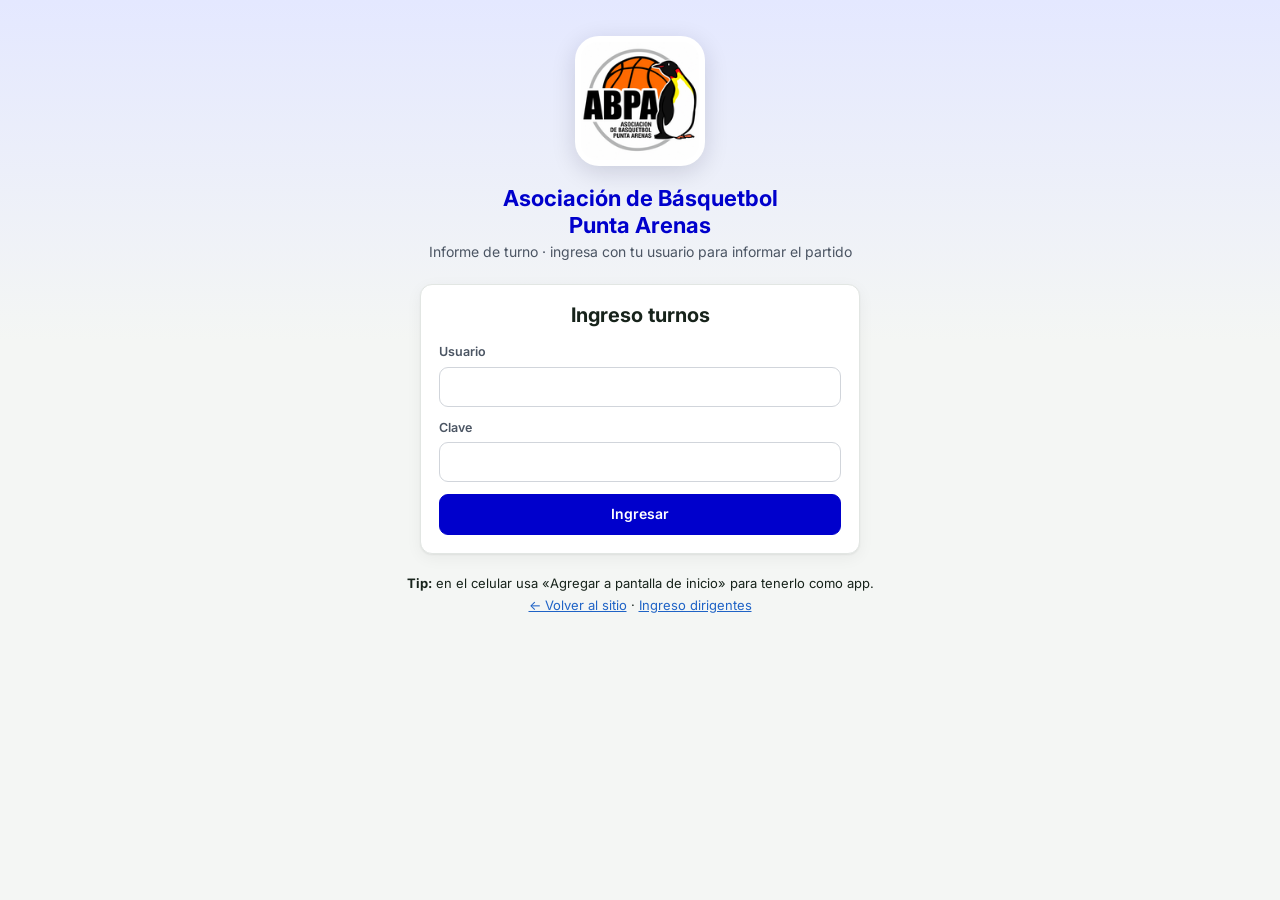
<file: turno/index.html>
<!DOCTYPE html>
<html lang="es">
<head>
  
  <meta charset="utf-8">
  <meta name="viewport" content="width=device-width, initial-scale=1">
  <meta name="robots" content="noindex, nofollow">
  <title>Informe de turno · ABPA</title>
  <link rel="manifest" href="../manifest-turno.webmanifest">
  <meta name="theme-color" content="#0000CC">
  <meta name="apple-mobile-web-app-capable" content="yes">
  <meta name="apple-mobile-web-app-title" content="Turno ABPA">
  <link rel="apple-touch-icon" href="../assets/img/apple-touch-icon.png">
  <script>window.ABPA_MODO = 'turno';</script>
  <link rel="icon" type="image/png" href="../assets/img/favicon.png">
  <script src="../assets/config.js?v=20261027a"></script>
  <link rel="preconnect" href="https://fonts.googleapis.com">
  <link href="https://fonts.googleapis.com/css2?family=Inter:wght@400;500;600;700;800&display=swap" rel="stylesheet">
  <style>
:root{
  --prim:#0000CC; --prim-2:#2a2ae6; --prim-bg:#e9e9fd; --amarillo:#FFCC00; --naranja:#E2620F;
  --verde:#16803c; --verde-2:#22a04f; --verde-bg:#e6f4ea; --verde-borde:#b7dcc2;
  --azul:#1f63c6; --azul-bg:#e7effb; --cielo:#e4e8ff;
  --ambar:#b26a00; --ambar-bg:#fff3dd;
  --rojo:#b3261e; --rojo-bg:#fdecea;
  --gris:#6b7280; --gris-bg:#eef0f2; --gris-2:#d1d5db;
  --tinta:#17231b; --tinta-2:#4b5563; --tinta-3:#6b7280;
  --fondo:#f4f6f4; --superficie:#ffffff; --borde:#e2e6e3;
  --radio:12px; --sombra:0 1px 2px rgba(16,24,20,.06),0 4px 16px rgba(16,24,20,.05);
}
*{box-sizing:border-box}
html,body{margin:0;padding:0}
body{font-family:'Inter',system-ui,-apple-system,'Segoe UI',Roboto,Arial,sans-serif;background:var(--fondo);color:var(--tinta);font-size:14px;line-height:1.45;-webkit-font-smoothing:antialiased}
button,input,select,textarea{font:inherit;color:inherit}
h1,h2,h3{margin:0;line-height:1.2}
h2{font-size:20px;font-weight:700}
h3{font-size:15px;font-weight:650}
a{color:var(--azul)}
.oculto{display:none!important}
.num{font-variant-numeric:tabular-nums}
.muted{color:var(--tinta-3)}
.small{font-size:12.5px}

/* ── Barra superior ── */
.top{position:sticky;top:0;z-index:20;background:var(--prim);border-bottom:4px solid var(--amarillo);color:#fff;box-shadow:0 2px 8px rgba(0,0,0,.12)}
.top-in{max-width:1240px;margin:0 auto;display:flex;align-items:center;gap:12px;padding:10px 16px}
.top img{width:44px;height:44px;border-radius:10px;background:#fff;padding:2px;object-fit:contain}
.top .marca{font-weight:700;font-size:15px;line-height:1.15}
.top .marca small{display:block;font-weight:400;opacity:.85;font-size:12px}
.top .usuario{margin-left:auto;text-align:right;font-size:12.5px;line-height:1.2}
.top .usuario b{display:block;font-size:13.5px}
.top .salir{background:rgba(255,255,255,.14);border:1px solid rgba(255,255,255,.3);color:#fff;padding:7px 12px;border-radius:8px;cursor:pointer}
.top .salir:hover{background:rgba(255,255,255,.24)}
.nav{background:#fff;border-bottom:1px solid var(--borde);position:sticky;top:68px;z-index:19}
.nav-in{max-width:1240px;margin:0 auto;display:flex;gap:4px;padding:0 12px;overflow-x:auto;scrollbar-width:none}
@media (min-width:761px){.nav-in{flex-wrap:wrap;overflow-x:visible;row-gap:0}.nav button{padding:11px 12px}}
.top .usuario{cursor:pointer;border-radius:8px;padding:4px 8px;transition:background .15s}
.top .usuario:hover{background:rgba(255,255,255,.14)}
.top .usuario:hover b{text-decoration:underline}
.top .usuario small{display:block;font-size:11px;opacity:.8}
.nav button{background:none;border:0;padding:13px 14px;font-weight:600;color:var(--tinta-2);border-bottom:3px solid transparent;cursor:pointer;white-space:nowrap}
.nav button:hover{color:var(--prim)}
.nav button.activo{color:var(--prim);border-bottom-color:var(--prim)}
main{max-width:1240px;margin:0 auto;padding:22px 16px 60px}
.cab-vista{display:flex;align-items:flex-end;justify-content:space-between;gap:12px;flex-wrap:wrap;margin-bottom:16px}
.cab-vista p{margin:4px 0 0;color:var(--tinta-3)}

/* ── Tarjetas ── */
.card{background:var(--superficie);border:1px solid var(--borde);border-radius:var(--radio);box-shadow:var(--sombra);padding:18px}
.card + .card{margin-top:16px}
.grid > .card + .card{margin-top:0}
.card-cab{display:flex;align-items:center;justify-content:space-between;gap:10px;margin-bottom:12px;flex-wrap:wrap}
.grid{display:grid;gap:16px}
.g2{grid-template-columns:repeat(2,minmax(0,1fr))}
.g3{grid-template-columns:repeat(3,minmax(0,1fr))}
.g4{grid-template-columns:repeat(4,minmax(0,1fr))}
.g-panel{grid-template-columns:minmax(0,1.7fr) minmax(0,1fr)}
@media (max-width:900px){.g4{grid-template-columns:repeat(2,minmax(0,1fr))}.g3,.g-panel,.g2{grid-template-columns:1fr}}
@media (max-width:480px){.g4{grid-template-columns:1fr 1fr}}
@media (max-width:370px){.g4{grid-template-columns:1fr}}

.kpi{padding:16px 18px}
.kpi .et{font-size:12.5px;color:var(--tinta-3);font-weight:600;text-transform:uppercase;letter-spacing:.04em}
.kpi .val{font-size:26px;font-weight:750;margin-top:4px;font-variant-numeric:tabular-nums}
.kpi .det{font-size:12.5px;color:var(--tinta-3);margin-top:2px}
.kpi.alerta .val{color:var(--rojo)}
.kpi.ok .val{color:var(--verde)}

/* ── Botones y formularios ── */
.btn{display:inline-flex;align-items:center;justify-content:center;gap:6px;border-radius:9px;border:1px solid var(--borde);background:#fff;padding:9px 14px;font-weight:600;cursor:pointer;text-decoration:none;color:var(--tinta);white-space:nowrap}
.btn:hover{background:var(--gris-bg)}
.btn.prim{background:var(--prim);border-color:var(--prim);color:#fff}
.btn.prim:hover{background:#186a2c}
.btn.azul{background:var(--azul);border-color:var(--azul);color:#fff}
.btn.wa{background:#1fa855;border-color:#1fa855;color:#fff}
.btn.wa:hover{background:#178f47}
.btn.peligro{color:var(--rojo);border-color:#f0c3bf}
.btn.peligro:hover{background:var(--rojo-bg)}
.btn.chico{padding:6px 10px;font-size:12.5px;border-radius:7px}
.btn[disabled]{opacity:.55;cursor:not-allowed}
.btns{display:flex;gap:8px;flex-wrap:wrap}
label.campo{display:block}
label.campo > span{display:block;font-size:12.5px;font-weight:600;color:var(--tinta-2);margin-bottom:5px}
.inp{width:100%;border:1px solid var(--gris-2);border-radius:9px;padding:9px 11px;background:#fff;outline:none;min-height:40px}
.inp:focus{border-color:var(--prim);box-shadow:0 0 0 3px rgba(0,0,204,.15)}
textarea.inp{min-height:70px;resize:vertical}
.form{display:grid;gap:12px}
.form.f2{grid-template-columns:1fr 1fr}
.form.f3{grid-template-columns:repeat(3,1fr)}
@media (max-width:640px){.form.f2,.form.f3{grid-template-columns:1fr}}
.full{grid-column:1/-1}
.ayuda{font-size:12px;color:var(--tinta-3);margin-top:4px}
.seg{display:inline-flex;background:var(--gris-bg);padding:3px;border-radius:10px;gap:2px}
.seg button{border:0;background:none;padding:7px 14px;border-radius:8px;font-weight:600;color:var(--tinta-2);cursor:pointer}
.seg button.activo{background:#fff;color:var(--tinta);box-shadow:0 1px 3px rgba(0,0,0,.1)}
.chips{display:flex;gap:6px;flex-wrap:wrap}
.chip{border:1px solid var(--borde);background:#fff;border-radius:99px;padding:6px 12px;font-size:12.5px;font-weight:600;cursor:pointer;color:var(--tinta-2)}
.chip.activo{background:var(--prim);border-color:var(--prim);color:#fff}
.chip .n{opacity:.75;margin-left:4px}

/* ── Tablas ── */
.tabla-wrap{overflow-x:auto;border:1px solid var(--borde);border-radius:10px}
table.t{width:100%;border-collapse:collapse;font-size:13.5px}
table.t th{text-align:left;font-size:12px;text-transform:uppercase;letter-spacing:.04em;color:var(--tinta-3);background:#fafbfa;padding:10px 12px;border-bottom:1px solid var(--borde);white-space:nowrap}
table.t td{padding:10px 12px;border-bottom:1px solid #eef0ee;vertical-align:middle}
table.t tr:last-child td{border-bottom:0}
table.t tr.clic{cursor:pointer}
table.t tr.clic:hover td{background:#f6faf7}
table.t .r{text-align:right;white-space:nowrap}
table.t tr.anulado td{color:var(--tinta-3);text-decoration:line-through}

/* ── Estados ── */
.badge{display:inline-flex;align-items:center;gap:5px;padding:3px 9px;border-radius:99px;font-size:12px;font-weight:650;white-space:nowrap}
.badge::before{content:'';width:7px;height:7px;border-radius:50%;background:currentColor}
.b-ok{background:var(--verde-bg);color:var(--verde)}
.b-deuda{background:var(--rojo-bg);color:var(--rojo)}
.b-parcial{background:var(--ambar-bg);color:var(--ambar)}
.b-ret{background:var(--gris-bg);color:var(--gris)}
.b-azul{background:var(--azul-bg);color:var(--azul)}

/* ── Matriz de meses ── */
.matriz{display:grid;grid-template-columns:48px repeat(12,minmax(0,1fr));gap:4px;align-items:stretch}
.matriz .anio{font-weight:700;font-size:12.5px;color:var(--tinta-2);display:flex;align-items:center}
.matriz .mcab{font-size:11px;text-transform:uppercase;color:var(--tinta-3);text-align:center;font-weight:600}
.mes{border-radius:7px;min-height:42px;display:flex;flex-direction:column;align-items:center;justify-content:center;font-size:11.5px;font-weight:650;border:1px solid transparent;position:relative;font-variant-numeric:tabular-nums;padding:2px}
.mes small{font-size:9.5px;font-weight:600;opacity:.85}
.m-pagado{background:#c6e0b4;color:#1d4f1f;border-color:#a9cf93}
.m-adelantado{background:#d6ecc8;color:#1d4f1f;border:1px dashed #74b057}
.m-parcial{background:var(--ambar-bg);color:var(--ambar);border-color:#f2cf8f}
.m-pendiente{background:var(--rojo-bg);color:var(--rojo);border-color:#f3c1bc}
.m-nosocio{background:#acb9ca;color:#415062;opacity:.75}
.m-exento{background:var(--azul-bg);color:var(--azul);border-color:#bcd0f1}
.m-encurso{background:#fff;color:var(--tinta-2);border:1.5px dashed var(--verde-2)}
.m-futuro{background:#fafbfa;color:#b0b6bd;border-color:#eceeed}
.matriz.compacta .mes{min-height:30px;font-size:12px}
.mes.sel{outline:3px solid var(--azul);outline-offset:1px}
.mes.selec{cursor:pointer}
.leyenda{display:flex;flex-wrap:wrap;gap:12px;margin-top:10px;font-size:12px;color:var(--tinta-2)}
.leyenda i{display:inline-block;width:14px;height:14px;border-radius:4px;vertical-align:-3px;margin-right:5px}
@media (max-width:640px){
  .matriz{grid-template-columns:repeat(6,minmax(0,1fr))}
  .matriz .mcab{display:none}
  .matriz .anio{grid-column:1/-1;margin-top:6px}
  .mes{min-height:44px}
  .mes::before{content:attr(data-m);font-size:9.5px;text-transform:uppercase;opacity:.8}
}

/* ── Login / consulta ── */
.portada{min-height:100vh;display:flex;flex-direction:column;align-items:center;padding:36px 16px;background:linear-gradient(180deg,var(--cielo) 0,var(--fondo) 340px)}
.portada .logo{width:130px;height:130px;border-radius:24px;background:#fff;object-fit:contain;padding:6px;box-shadow:0 6px 24px rgba(0,0,40,.14)}
.portada a img.logo{transition:transform .15s}
.portada a:hover img.logo{transform:scale(1.04)}
.portada h1{font-size:22px;text-align:center;margin:14px 0 4px;color:var(--prim)}
.portada .lema{color:var(--tinta-2);text-align:center;margin-bottom:22px}
.acceso{width:100%;max-width:440px}
.acceso .seg{width:100%;margin-bottom:14px}
.acceso .seg button{flex:1}
.resultado-consulta{width:100%;max-width:880px;margin-top:20px}
.hero-deuda{display:flex;align-items:center;justify-content:space-between;gap:16px;flex-wrap:wrap}
.hero-deuda .monto{font-size:38px;font-weight:800;font-variant-numeric:tabular-nums}
.hero-deuda .monto.ok{color:var(--verde)}
.hero-deuda .monto.mal{color:var(--rojo)}

/* ── Modal ── */
.modal-fondo{position:fixed;inset:0;background:rgba(15,25,18,.45);z-index:50;display:flex;align-items:flex-start;justify-content:center;padding:28px 12px;overflow-y:auto}
.modal{background:#fff;border-radius:14px;width:100%;max-width:640px;box-shadow:0 20px 60px rgba(0,0,0,.25);animation:sube .16s ease-out}
.modal.ancho{max-width:980px}
.modal-cab{display:flex;align-items:flex-start;justify-content:space-between;gap:12px;padding:18px 20px;border-bottom:1px solid var(--borde)}
.modal-cuerpo{padding:18px 20px}
.modal-pie{padding:14px 20px;border-top:1px solid var(--borde);display:flex;justify-content:flex-end;gap:8px;flex-wrap:wrap}
.cerrar{border:0;background:var(--gris-bg);width:34px;height:34px;border-radius:50%;font-size:18px;cursor:pointer;flex:none}
@keyframes sube{from{transform:translateY(8px);opacity:0}to{transform:none;opacity:1}}

/* ── Avisos ── */
#toast{position:fixed;left:50%;bottom:22px;transform:translateX(-50%);z-index:80;display:flex;flex-direction:column;gap:8px;align-items:center;width:calc(100% - 32px);max-width:520px;pointer-events:none}
.toast{background:#17231b;color:#fff;padding:11px 16px;border-radius:10px;box-shadow:0 8px 30px rgba(0,0,0,.25);font-weight:550;pointer-events:auto;animation:sube .16s ease-out}
.toast.error{background:var(--rojo)}
.toast.ok{background:var(--verde)}
.cargando{position:fixed;top:0;left:0;height:3px;background:var(--amarillo);z-index:90;animation:carga 1.1s ease-in-out infinite;width:40%}
@keyframes carga{0%{left:-40%}100%{left:100%}}
.vacio{padding:26px;text-align:center;color:var(--tinta-3)}
.aviso{padding:11px 14px;border-radius:10px;background:var(--ambar-bg);color:#6d4300;font-size:13px;margin-bottom:14px}
.aviso.info{background:var(--azul-bg);color:#17448a}
.aviso.ok{background:var(--verde-bg);color:#17512a}

/* ── Buscador socio ── */
.buscador{position:relative}
.sugerencias{position:absolute;left:0;right:0;top:100%;margin-top:4px;background:#fff;border:1px solid var(--borde);border-radius:10px;box-shadow:var(--sombra);max-height:300px;overflow-y:auto;z-index:30}
.sugerencias div{padding:9px 12px;cursor:pointer;display:flex;justify-content:space-between;gap:8px}
.sugerencias div:hover,.sugerencias div.foco{background:var(--verde-bg)}

/* ── Asignación de pago ── */
.asig{display:flex;flex-wrap:wrap;gap:6px}
.asig span{background:var(--verde-bg);border:1px solid var(--verde-borde);color:#17512a;border-radius:8px;padding:5px 9px;font-size:12.5px;font-weight:600}
.asig span.parcial{background:var(--ambar-bg);border-color:#f2cf8f;color:var(--ambar)}
.resumen-linea{display:flex;justify-content:space-between;padding:7px 0;border-bottom:1px dashed var(--borde)}
.resumen-linea:last-child{border-bottom:0}
.check-meses{display:grid;grid-template-columns:repeat(auto-fill,minmax(118px,1fr));gap:6px;max-height:260px;overflow-y:auto;padding:2px}
.check-meses label{display:flex;gap:7px;align-items:center;border:1px solid var(--borde);border-radius:8px;padding:7px 9px;font-size:12.5px;cursor:pointer}
.check-meses label.pend{border-color:#f3c1bc;background:#fff8f7}

/* ── Gráficos ── */
.barras{position:relative;display:flex;align-items:flex-end;gap:4px;height:190px;padding:8px 0 0;border-bottom:1px solid var(--gris-2)}
.barras .col{flex:1;display:flex;flex-direction:column;justify-content:flex-end;height:100%;position:relative;cursor:default}
.barras .col .b{background:var(--verde-2);border-radius:4px 4px 0 0;min-height:2px;transition:filter .1s}
.barras .col:hover .b{filter:brightness(.88)}
.barras .col.actual .b{background:repeating-linear-gradient(135deg,#8fcf9f 0 4px,#b9e2c2 4px 8px)}
.barras .guia{position:absolute;left:0;right:0;border-top:1px dashed #e3e6e4;pointer-events:none}
.barras .guia span{position:absolute;right:100%;margin-right:4px;top:-8px;font-size:10.5px;color:var(--tinta-3)}
.ejes{display:flex;gap:4px;margin-top:5px}
.ejes span{flex:1;text-align:center;font-size:10.5px;color:var(--tinta-3);text-transform:capitalize}
.graf-wrap{padding-left:34px}
.tip{position:fixed;z-index:70;background:#17231b;color:#fff;font-size:12px;padding:8px 10px;border-radius:8px;pointer-events:none;box-shadow:0 6px 20px rgba(0,0,0,.25);max-width:240px}
.tramo{display:grid;grid-template-columns:92px 1fr 34px;align-items:center;gap:10px;margin:9px 0;font-size:13px}
.tramo .pista{background:var(--gris-bg);border-radius:6px;height:14px;overflow:hidden}
.tramo .relleno{height:100%;border-radius:0 4px 4px 0}
.lista-morosos .fila{display:flex;justify-content:space-between;align-items:center;padding:9px 0;border-bottom:1px solid #eef0ee;gap:8px;cursor:pointer}
.lista-morosos .fila:last-child{border-bottom:0}
.lista-morosos .fila:hover{color:var(--verde)}

@media print{.top,.nav,.btn,.btns{display:none!important}main{padding:0}.card{box-shadow:none}}
body.rol-consulta .solo-edita{display:none!important}
body:not(.rol-admin) .solo-admin{display:none!important}
body:not(.rol-admin):not(.rol-turno) .nav-turnos{display:none!important}
body.rol-turno .nav button:not(.nav-turnos):not([data-vista=config]){display:none!important}
</style>

</head>
<body>
  <!-- ═══════════ Ingreso ═══════════ -->
  <section id="portada" class="portada">
    <a href="https://www.abpa.cl/" target="_top" title="Ir al sitio de la ABPA"><img class="logo" src="../assets/img/logo-96.png" alt="Logo ABPA · ir al sitio"></a>
    <h1>Asociación de Básquetbol<br>Punta Arenas</h1>
    <div class="lema">Informe de turno · ingresa con tu usuario para informar el partido</div>
    <div class="acceso card">
      <h2 style="text-align:center;margin:0 0 16px">Ingreso turnos</h2>
      <form id="f-login" class="form">
        <label class="campo"><span>Usuario</span><input class="inp" name="usuario" autocomplete="username" required></label>
        <label class="campo"><span>Clave</span><input class="inp" name="clave" type="password" autocomplete="current-password" required></label>
        <button class="btn prim" type="submit">Ingresar</button>
      </form>
    </div>
    <p style="margin-top:18px;text-align:center;font-size:13px;line-height:1.7"><b>Tip:</b> en el celular usa «Agregar a pantalla de inicio» para tenerlo como app.<br><a href="../">← Volver al sitio</a> · <a href="../panel/">Ingreso dirigentes</a></p>
  </section>

  <!-- ═══════════ Aplicación interna ═══════════ -->
  <section id="app" class="oculto">
    <header class="top">
      <div class="top-in">
        <a href="https://www.abpa.cl/" target="_top" title="Ir al sitio de la ABPA" style="display:flex"><img src="../assets/img/logo-96.png" alt="Ir al sitio"></a>
        <div class="marca">ABPA<small>Informe de turno</small></div>
        <div class="usuario" id="u-cuenta" role="button" tabindex="0" title="Mi cuenta: cambiar clave"><b id="u-nombre"></b><span id="u-rol"></span><small>⚙ Mi cuenta y clave</small></div>
        <button class="salir" id="btn-salir" type="button">Salir</button>
      </div>
    </header>
    <nav class="nav"><div class="nav-in">
      <button data-vista="inicio" class="activo">Inicio</button>
      <button data-vista="partidos">Partidos <span class="nav-badge oculto" id="badge-partidos"></span></button>
      <button data-vista="tabla">Posiciones</button>
      <button data-vista="turnos" class="nav-turnos">Informes de turno <span class="nav-badge oculto" id="badge-turnos"></span></button>
      <button data-vista="clubes">Clubes</button>
      <button data-vista="categorias">Categorías</button>
      <button data-vista="noticias">Noticias</button>
      <button data-vista="eventos">Actividades</button>
      <button data-vista="galeria">Galería</button>
      <button data-vista="documentos">Documentos</button>
      <button data-vista="mensajes">Mensajes <span class="nav-badge oculto" id="badge-mensajes"></span></button>
      <button data-vista="textos">Textos y directiva</button>
      <button data-vista="config">Configuración</button>
    </div></nav>
    <main id="vista"></main>
  </section>

  <div id="modal-raiz"></div>
  <div id="toast"></div>
  <div id="cargando" class="cargando oculto"></div>

  <script>window.ABPA_IMG = { logo: "../assets/img/logo-400.png", bandera: "../assets/img/bandera-magallanes.png" };</script>
  <script>
/* Conecta el panel con el sistema (Google Apps Script) usando la URL de assets/config.js */
(function () {
  var API = (window.ABPA_CONFIG || {}).API_URL || '';
  var LECTURA = /^api(Ingresar|Inicio|Datos|SitioDatos|SitioPendientes|Usuarios|RespaldoSitio)$/;
  function nuevoId() { return Date.now().toString(36) + Math.random().toString(36).slice(2, 10); }
  function llamar(fn, args, ok, ko, intento, rid) {
    intento = intento || 1; rid = rid || nuevoId();
    if (!/^https?:\/\//.test(API)) { if (ko) ko(new Error('Falta configurar API_URL en assets/config.js')); return; }
    var ctrl = window.AbortController ? new AbortController() : null;
    var t = setTimeout(function () { if (ctrl) ctrl.abort(); }, 90000);
    fetch(API, { method: 'POST', body: JSON.stringify({ tipo: 'api', fn: fn, args: args, rid: rid }), redirect: 'follow', credentials: 'omit', signal: ctrl ? ctrl.signal : undefined })
      .then(function (r) { return r.text(); })
      .then(function (txt) {
        clearTimeout(t);
        var r;
        try { r = JSON.parse(txt); } catch (e) { throw new Error('respuesta-no-json'); }
        if (r.ok) { if (ok) ok(r.data); } else if (ko) ko(new Error(r.error));
      })
      .catch(function () {
        clearTimeout(t);
        if (intento < 4) { setTimeout(function () { llamar(fn, args, ok, ko, intento + 1, rid); }, 1000 * intento); return; }
        if (ko) { var er = new Error(LECTURA.test(fn) ? 'No se pudo conectar con el sistema. Revisa tu conexión e intenta nuevamente.'
          : 'No se recibió confirmación del sistema. Antes de reintentar, revisa si el cambio quedó guardado.'); er.red = true; ko(er); }
      });
  }
  function crear(ok, ko) {
    return new Proxy({}, { get: function (_, fn) {
      if (fn === 'withSuccessHandler') return function (f) { return crear(f, ko); };
      if (fn === 'withFailureHandler') return function (f) { return crear(ok, f); };
      return function () { llamar(fn, Array.prototype.slice.call(arguments), ok, ko); };
    } });
  }
  window.google = { script: { run: crear(null, null) } };
  if (/^https?:\/\//.test(API)) { try { fetch(API + (API.indexOf('?') < 0 ? '?' : '&') + 'api=ping', { credentials: 'omit' }).catch(function () { }); } catch (e) { } }
})();
</script>
<script>
(function () {
  'use strict';

  // ════════════════ Utilidades ════════════════
  var MESES = ['enero', 'febrero', 'marzo', 'abril', 'mayo', 'junio', 'julio', 'agosto', 'septiembre', 'octubre', 'noviembre', 'diciembre'];
  var S = { token: null, datos: null, vista: 'inicio' };
  function $(s, r) { return (r || document).querySelector(s); }
  function $$(s, r) { return Array.prototype.slice.call((r || document).querySelectorAll(s)); }
  function esc(t) { return String(t == null ? '' : t).replace(/&/g, '&amp;').replace(/</g, '&lt;').replace(/>/g, '&gt;').replace(/"/g, '&quot;'); }
  function fechaCL(f) { return f ? String(f).slice(0, 10).split('-').reverse().join('-') : ''; }
  function fechaLarga(f) { var p = String(f || '').split('-'); return p.length === 3 ? +p[2] + ' de ' + MESES[+p[1] - 1] + ' de ' + p[0] : ''; }
  function capital(t) { return String(t || '').toLowerCase().replace(/(^|\s)\S/g, function (x) { return x.toUpperCase(); }); }
  function guardar(k, v) { try { if (v == null) localStorage.removeItem(k); else localStorage.setItem(k, v); } catch (e) { } }
  function leer(k) { try { return localStorage.getItem(k); } catch (e) { return null; } }
  var puede = function () { return S.datos && S.datos.sesion.rol !== 'consulta'; };

  // ════════════════ Comunicación con el servidor ════════════════
  var pendientes = 0;
  function carga(d) { pendientes += d; $('#cargando').classList.toggle('oculto', pendientes <= 0); }
  function api(fn) {
    var args = Array.prototype.slice.call(arguments, 1);
    return new Promise(function (resolve, reject) {
      carga(1);
      google.script.run
        .withSuccessHandler(function (r) { carga(-1); resolve(r); })
        .withFailureHandler(function (e) {
          carga(-1);
          var msg = String((e && e.message) || e).replace(/^(Error|Exception):\s*/, '');
          if (msg.indexOf('SESION:') >= 0) { msg = msg.replace(/^.*SESION:\s*/, ''); salir(true); }
          var er = new Error(msg); er.red = !!(e && e.red); reject(er);
        })[fn].apply(null, args);
    });
  }
  function fallo(e) { toast(e.message || String(e), 'error'); }
  function toast(msg, tipo) {
    var d = document.createElement('div');
    d.className = 'toast ' + (tipo || '');
    d.textContent = msg;
    $('#toast').appendChild(d);
    setTimeout(function () { d.remove(); }, tipo === 'error' ? 6000 : 3500);
  }

  // ════════════════ Modales ════════════════
  function modal(titulo, cuerpo, pie, opciones) {
    opciones = opciones || {};
    var raiz = $('#modal-raiz');
    var fondo = document.createElement('div');
    fondo.className = 'modal-fondo';
    fondo.innerHTML = '<div class="modal ' + (opciones.ancho ? 'ancho' : '') + '" role="dialog" aria-modal="true">' +
      '<div class="modal-cab"><div>' + titulo + '</div><button class="cerrar" type="button" aria-label="Cerrar">×</button></div>' +
      '<div class="modal-cuerpo">' + cuerpo + '</div>' + (pie ? '<div class="modal-pie">' + pie + '</div>' : '') + '</div>';
    raiz.appendChild(fondo);
    document.body.style.overflow = 'hidden';
    var cerrar = function () { fondo.remove(); if (!raiz.children.length) document.body.style.overflow = ''; };
    fondo.querySelector('.cerrar').onclick = cerrar;
    fondo.addEventListener('mousedown', function (e) { if (e.target === fondo) cerrar(); });
    fondo.cerrar = cerrar;
    return fondo;
  }
  function cerrarModales() { $$('.modal-fondo').forEach(function (m) { m.cerrar(); }); }
  function confirmar(titulo, texto, boton, peligro) {
    return new Promise(function (ok) {
      var m = modal('<h3>' + titulo + '</h3>', '<p style="margin:0">' + texto + '</p>',
        '<button class="btn" data-no>Cancelar</button><button class="btn ' + (peligro ? 'peligro' : 'prim') + '" data-si>' + boton + '</button>');
      $('[data-no]', m).onclick = function () { m.cerrar(); ok(false); };
      $('[data-si]', m).onclick = function () { m.cerrar(); ok(true); };
    });
  }

  // ════════════════ Ingreso ════════════════
  $('#f-login').onsubmit = function (e) {
    e.preventDefault();
    var f = e.target, btn = f.querySelector('button[type=submit]'), txt = btn ? btn.innerHTML : '';
    if (btn) { btn.disabled = true; btn.innerHTML = 'Ingresando…'; }
    var fin = function () { if (btn) { btn.disabled = false; btn.innerHTML = txt; } };
    api('apiIngresar', f.usuario.value, f.clave.value).then(function (r) {
      S.token = r.sesion.token;
      S.clavePorDefecto = r.sesion.clavePorDefecto;
      guardar('abpa_token', r.sesion.token);
      f.clave.value = '';
      fin();
      mostrarApp(r);
    }).catch(function (err) { fin(); fallo(err); });
  };
  function entrar() { return api('apiInicio', S.token).then(mostrarApp); }
  function mostrarApp(r) {
    S.datos = r.datos;
    document.body.className = 'rol-' + r.datos.sesion.rol;
    $('#u-nombre').textContent = r.datos.sesion.nombre;
    $('#u-rol').textContent = r.datos.sesion.rolNombre;
    $('#portada').classList.add('oculto');
    $('#app').classList.remove('oculto');
    if (window.ABPA_PANEL) window.ABPA_PANEL.alEntrar();
    var rol = r.datos.sesion.rol, ini = S.vista || 'inicio';
    // Entrada por www.abpa.cl/turno/: el turno (o un administrador) va directo a los informes
    if (window.ABPA_MODO === 'turno' && (rol === 'turno' || rol === 'admin') && !S.entroTurno) { ini = 'turnos'; S.entroTurno = true; }
    if (rol === 'turno' && ini !== 'turnos' && ini !== 'config') ini = 'turnos';
    if (rol !== 'turno' && rol !== 'admin' && ini === 'turnos') ini = 'inicio';
    irA(S.clavePorDefecto ? 'config' : ini);
    if (S.clavePorDefecto) toast('Estás usando la clave provisoria: cámbiala ahora.', 'error');
  }
  function salir(silencioso) {
    if (S.token && !silencioso) api('apiLogout', S.token).catch(function () { });
    S.token = null; S.datos = null;
    guardar('abpa_token', null);
    cerrarModales();
    $('#app').classList.add('oculto');
    $('#portada').classList.remove('oculto');
    document.body.className = '';
  }
  $('#btn-salir').onclick = function () { salir(false); };
  // Clic en el nombre (arriba a la derecha) → Configuración (cambiar clave)
  $('#u-cuenta').onclick = function () { irA('config'); };
  $('#u-cuenta').onkeydown = function (e) { if (e.key === 'Enter' || e.key === ' ') { e.preventDefault(); irA('config'); } };
  function recargar() { return api('apiDatos', S.token).then(function (d) { S.datos = d; }); }

  // ════════════════ Navegación ════════════════
  $$('.nav button').forEach(function (b) { b.onclick = function () { irA(b.dataset.vista); }; });
  function irA(vista, opc) {
    if (!VISTAS[vista]) vista = 'inicio';
    S.vista = vista;
    $$('.nav button').forEach(function (b) {
      var on = b.dataset.vista === vista;
      b.classList.toggle('activo', on);
      if (on && b.scrollIntoView) b.scrollIntoView({ block: 'nearest', inline: 'nearest' });
    });
    var v = $('#vista');
    v.innerHTML = '<div class="vacio">Cargando…</div>';
    window.scrollTo(0, 0);
    VISTAS[vista](v, opc || {});
  }

  // ════════════════ CONFIGURACIÓN ════════════════
  /** El nombre se muestra en el panel y queda como responsable en los informes: debe ser nombre y apellido reales. */
  function errorNombre(nombre, usuario) {
    var n = String(nombre || '').trim().replace(/\s+/g, ' ');
    if (/\d/.test(n)) return 'Escribe el nombre y apellido sin números (ej: Paula González).';
    if (usuario && n.toLowerCase() === String(usuario).trim().toLowerCase()) return 'El nombre no puede ser igual al usuario: escribe el nombre y apellido de la persona.';
    var partes = n.split(' ').filter(function (x) { return x.replace(/[^A-Za-zÁÉÍÓÚÜÑáéíóúüñ]/g, '').length >= 2; });
    if (partes.length < 2) return 'Escribe nombre y apellido (al menos dos palabras, ej: Paula González).';
    return '';
  }
  function vistaConfig(v) {
    var d = S.datos, c = d.config;
    var h = '<div class="cab-vista"><div><h2>Configuración</h2><p>Sesión de ' + esc(d.sesion.nombre) + ' · ' + esc(d.sesion.rolNombre) + '</p></div></div>' +
      (S.clavePorDefecto ? '<div class="aviso">Por seguridad, reemplaza la clave provisoria por una propia antes de seguir.</div>' : '') +
      '<div class="grid g2" style="align-items:start">' +
      '<div class="card"><h3 style="margin-bottom:12px">Mi clave</h3><form class="form" id="f-clave"><label class="campo"><span>Clave actual</span><input class="inp" type="password" name="actual" required autocomplete="current-password"></label>' +
      '<label class="campo"><span>Nueva clave (mínimo 8 caracteres)</span><input class="inp" type="password" name="nueva" minlength="8" required autocomplete="new-password"></label>' +
      '<label class="campo"><span>Repetir nueva clave</span><input class="inp" type="password" name="rep" minlength="8" required autocomplete="new-password"></label><button class="btn prim">Cambiar clave</button></form></div>' +
      '<div class="card solo-admin"><h3 style="margin-bottom:12px">Datos de la asociación y reglas de la tabla</h3><form class="form f2" id="f-cfg">' +
      '<label class="campo full"><span>Nombre oficial</span><input class="inp" name="NOMBRE_ORG" value="' + esc(c.NOMBRE_ORG) + '"></label>' +
      '<label class="campo"><span>Sigla</span><input class="inp" name="SIGLA_ORG" value="' + esc(c.SIGLA_ORG) + '"></label>' +
      '<label class="campo"><span>Correo que recibe los mensajes</span><input class="inp" type="email" name="CORREO_ORG" value="' + esc(c.CORREO_ORG) + '"></label>' +
      '<label class="campo"><span>Puntos por victoria</span><input class="inp num" type="number" min="0" name="PUNTOS_VICTORIA" value="' + esc(c.PUNTOS_VICTORIA) + '"></label>' +
      '<label class="campo"><span>Puntos por derrota</span><input class="inp num" type="number" min="0" name="PUNTOS_DERROTA" value="' + esc(c.PUNTOS_DERROTA) + '"></label>' +
      '<label class="campo"><span>Puntos al perder por W.O.</span><input class="inp num" type="number" min="0" name="PUNTOS_WO" value="' + esc(c.PUNTOS_WO) + '"></label>' +
      '<label class="campo"><span>Marcador del W.O. (ganador)</span><input class="inp num" type="number" min="0" name="MARCADOR_WO" value="' + esc(c.MARCADOR_WO) + '"></label>' +
      '<div class="ayuda full">Reglamento FIBA: victoria 2 puntos, derrota 1 punto, no presentación 0 puntos y marcador 20-0.</div>' +
      '<button class="btn prim full">Guardar</button></form></div>' +
      '<div class="card solo-admin"><h3 style="margin-bottom:12px">Usuarios del panel</h3><div id="usuarios"><div class="vacio">Cargando…</div></div>' +
      '<form class="form f2" id="f-usr" style="margin-top:14px"><label class="campo"><span>Usuario</span><input class="inp" name="Usuario" required placeholder="ej: comunicaciones"></label>' +
      '<label class="campo"><span>Nombre y apellido</span><input class="inp" name="Nombre" required placeholder="ej: Paula González" autocomplete="off"></label>' +
      '<label class="campo"><span>Rol</span><select class="inp" name="Rol"><option value="editor">Editor (publica contenidos y resultados)</option><option value="consulta">Solo consulta</option><option value="turno">Turno (solo informes de partidos)</option><option value="admin">Administrador (todo)</option></select></label>' +
      '<label class="campo"><span>Clave (nueva o para restablecer)</span><input class="inp" name="clave" type="text" placeholder="mínimo 8 caracteres"></label>' +
      '<label class="full" style="display:flex;gap:8px;align-items:center"><input type="checkbox" name="Activo" checked> Usuario activo</label>' +
      '<button class="btn prim full">Guardar usuario</button></form></div></div>';
    v.innerHTML = h;
    $('#f-clave', v).onsubmit = function (e) {
      e.preventDefault(); var f = e.target;
      if (f.nueva.value !== f.rep.value) { toast('Las claves nuevas no coinciden.', 'error'); return; }
      api('apiCambiarClave', S.token, f.actual.value, f.nueva.value).then(function (r) { toast(r.mensaje, 'ok'); S.clavePorDefecto = false; f.reset(); }).catch(fallo);
    };
    if (d.sesion.rol !== 'admin') return;
    $('#f-cfg', v).onsubmit = function (e) {
      e.preventDefault(); var f = e.target, datos = {};
      ['NOMBRE_ORG', 'SIGLA_ORG', 'CORREO_ORG', 'PUNTOS_VICTORIA', 'PUNTOS_DERROTA', 'PUNTOS_WO', 'MARCADOR_WO'].forEach(function (k) { datos[k] = f[k].value; });
      api('apiGuardarConfig', S.token, datos).then(function (r) { toast(r.mensaje, 'ok'); return recargar(); }).catch(fallo);
    };
    function cargarUsuarios() {
      api('apiUsuarios', S.token).then(function (us) {
        $('#usuarios', v).innerHTML = '<div class="tabla-wrap"><table class="t"><thead><tr><th>Usuario</th><th>Nombre</th><th>Rol</th><th>Estado</th></tr></thead><tbody>' +
          us.map(function (u) { return '<tr class="clic" data-u="' + esc(u.Usuario) + '"><td><b>' + esc(u.Usuario) + '</b></td><td>' + esc(u.Nombre) + '</td><td>' + esc(u.rolNombre) + '</td><td>' + (u.Activo ? '<span class="badge b-ok">Activo</span>' : '<span class="badge b-ret">Inactivo</span>') + '</td></tr>'; }).join('') +
          '</tbody></table></div><div class="ayuda">Toca un usuario para editarlo o restablecer su clave.</div>';
        $$('[data-u]', v).forEach(function (tr) {
          tr.onclick = function () {
            var u = us.filter(function (x) { return x.Usuario === tr.dataset.u; })[0], f = $('#f-usr', v);
            f.Usuario.value = u.Usuario; f.Nombre.value = u.Nombre; f.Rol.value = u.Rol; f.Activo.checked = u.Activo; f.clave.value = '';
            f.scrollIntoView({ behavior: 'smooth', block: 'center' });
          };
        });
      }).catch(fallo);
    }
    cargarUsuarios();
    $('#f-usr', v).onsubmit = function (e) {
      e.preventDefault(); var f = e.target;
      var err = errorNombre(f.Nombre.value, f.Usuario.value);
      if (err) { toast(err, 'error'); f.Nombre.focus(); return; }
      api('apiGuardarUsuario', S.token, { Usuario: f.Usuario.value, Nombre: f.Nombre.value, Rol: f.Rol.value, clave: f.clave.value, Activo: f.Activo.checked })
        .then(function (r) { toast(r.mensaje, 'ok'); f.reset(); cargarUsuarios(); }).catch(fallo);
    };
  }

  // ════════════════ Extensiones (Panel.html registra el resto de las vistas) ════════════════
  var VISTAS = { config: vistaConfig };
  window.ABPA = {
    S: S, api: api, toast: toast, fallo: fallo, modal: modal, confirmar: confirmar, cerrarModales: cerrarModales,
    esc: esc, fechaCL: fechaCL, fechaLarga: fechaLarga, capital: capital, irA: function (v, o) { irA(v, o); }, puede: puede, $: $, $$: $$, vistas: VISTAS
  };

  // ════════════════ Inicio ════════════════
  var tokenGuardado = leer('abpa_token');
  if (tokenGuardado) {
    S.token = tokenGuardado;
    // Espera a que Panel.html registre sus vistas antes de entrar
    setTimeout(function () { entrar().catch(function () { salir(true); }); }, 0);
  }
})();
</script>

  <style>
.nav-badge{display:inline-flex;min-width:19px;height:19px;border-radius:99px;background:var(--rojo);color:#fff;font-size:11px;font-weight:700;align-items:center;justify-content:center;padding:0 5px;margin-left:4px;vertical-align:1px}
.st-thumb{width:64px;height:44px;border-radius:6px;object-fit:cover;background:var(--gris-bg);display:block}
.st-logo{width:40px;height:40px;border-radius:8px;object-fit:contain;background:#fff;border:1px solid var(--borde);display:inline-flex;align-items:center;justify-content:center;font-size:11px;font-weight:700;color:var(--prim);vertical-align:middle}
.st-foto{display:flex;gap:12px;align-items:center;flex-wrap:wrap}
.st-foto img{width:140px;height:92px;object-fit:cover;border-radius:8px;background:var(--gris-bg);border:1px solid var(--borde)}
.st-foto[data-logo] img{object-fit:contain;background:#fff}
.st-foto .vacia{width:140px;height:92px;border-radius:8px;border:1.5px dashed var(--gris-2);display:flex;align-items:center;justify-content:center;color:var(--tinta-3);font-size:12px}
.st-albums{display:grid;grid-template-columns:repeat(auto-fill,minmax(210px,1fr));gap:14px}
.st-album{border:1px solid var(--borde);border-radius:12px;overflow:hidden;cursor:pointer;background:#fff;transition:box-shadow .15s}
.st-album:hover{box-shadow:var(--sombra)}
.st-album .port{aspect-ratio:4/3;background:var(--cielo) center/cover no-repeat;display:flex;align-items:center;justify-content:center;color:var(--tinta-3);font-size:12px}
.st-album .inf{padding:10px 12px}
.st-fotos{display:grid;grid-template-columns:repeat(auto-fill,minmax(140px,1fr));gap:10px}
.st-fotos figure{margin:0;border:1px solid var(--borde);border-radius:10px;overflow:hidden;background:#fff}
.st-fotos img{width:100%;aspect-ratio:4/3;object-fit:cover;display:block;background:var(--gris-bg)}
.st-fotos figcaption{padding:6px;display:flex;gap:4px;flex-wrap:wrap}
.st-tarjeta{border:1px solid var(--borde);border-radius:12px;padding:14px 16px;background:#fff}
.st-tarjeta + .st-tarjeta{margin-top:10px}
.st-tarjeta .fila{display:flex;justify-content:space-between;gap:10px;flex-wrap:wrap;align-items:flex-start}
.st-tarjeta .datos{font-size:13px;color:var(--tinta-2);margin-top:4px;display:flex;gap:14px;flex-wrap:wrap}
.st-tarjeta .msj{margin-top:8px;white-space:pre-wrap;background:#fafbff;border-radius:8px;padding:10px;font-size:13.5px}
/* Partidos */
.fase{margin:18px 0 8px;font-weight:700;color:var(--prim);display:flex;gap:8px;align-items:center}
.fase:first-child{margin-top:0}
.pt{display:grid;grid-template-columns:92px 1fr auto;gap:12px;align-items:center;border:1px solid var(--borde);border-radius:12px;padding:10px 12px;background:#fff}
.pt + .pt{margin-top:8px}
.pt.pend{border-color:#f2cf8f;background:#fffdf5}
.pt .cuando{font-size:12.5px;color:var(--tinta-2);line-height:1.3}
.pt .cuando b{display:block;color:var(--tinta);font-size:13.5px}
.pt .vs{display:grid;grid-template-columns:1fr auto 1fr;gap:10px;align-items:center}
.pt .eq{display:flex;align-items:center;gap:8px;font-weight:600;min-width:0}
.pt .eq span{overflow:hidden;text-overflow:ellipsis}
.pt .eq.v{justify-content:flex-end;text-align:right}
.pt .eq.gana{color:var(--prim)}
.pt .marc{display:flex;gap:6px;align-items:center;font-weight:800;font-size:17px;font-variant-numeric:tabular-nums}
.pt .marc input{width:56px;text-align:center;font-weight:700;padding:6px 4px}
.pt .acc{display:flex;gap:6px;align-items:center;flex-wrap:wrap;justify-content:flex-end}
.pt .acc select{padding:6px 8px;font-size:12.5px;width:auto}
.pt .det{grid-column:2/-1;font-size:12px;color:var(--tinta-3);margin-top:-4px}
@media (max-width:760px){
  .pt{grid-template-columns:1fr}
  .pt .vs{grid-template-columns:1fr auto 1fr}
  .pt .det{grid-column:1}
  .pt .acc{justify-content:flex-start}
  .pt .eq,.pt .eq.v{flex-direction:column;justify-content:center;text-align:center;gap:4px;font-size:13px}
  .pt .eq.v{flex-direction:column-reverse}
  .pt .eq span{overflow:visible}
  .pt .marc input{width:50px}
  .top .usuario span{display:none}
}
.tposic th,.tposic td{text-align:center}
.tposic th:nth-child(2),.tposic td:nth-child(2){text-align:left}
.tposic td:first-child{font-weight:800;color:var(--prim)}
.racha i{display:inline-block;width:16px;height:16px;border-radius:4px;font-style:normal;font-size:10px;line-height:16px;color:#fff;margin:0 1px;font-weight:700}
.racha .G{background:var(--verde)} .racha .P{background:#c2c6d6}
.clubes-sel{display:grid;grid-template-columns:repeat(auto-fill,minmax(190px,1fr));gap:6px;max-height:260px;overflow:auto;border:1px solid var(--borde);border-radius:10px;padding:10px}
.clubes-sel label{display:flex;gap:8px;align-items:center;font-size:13.5px}
</style>
<script>
(function () {
  'use strict';
  var C = window.ABPA;
  if (!C) return;
  var $ = C.$, $$ = C.$$, esc = C.esc;
  var D = null;
  var F = { cat: 0, est: 'todos' };
  var AREAS = ['Asociación', 'Competencias', 'Selecciones', 'Formación', 'Arbitraje', 'Comunidad'];

  function img(id, w) { return id ? 'https://lh3.googleusercontent.com/d/' + id + '=w' + (w || 400) : ''; }
  function sino(v) { return String(v || '').toUpperCase() === 'SI'; }
  function badge(ok, si, no) { return '<span class="badge ' + (ok ? 'b-ok' : 'b-ret') + '">' + (ok ? si : no) + '</span>'; }
  function hoy() { return C.S.datos.hoy; }
  function cargar() { return C.api('apiSitioDatos', C.S.token).then(function (d) { D = d; actualizarBadges(); return d; }); }
  function club(id) { return (D.clubes.filter(function (c) { return c.ID === Number(id); })[0]) || { Nombre: '¿Club?', Sigla: '?' }; }
  function cat(id) { return (D.categorias.filter(function (c) { return c.ID === Number(id); })[0]) || { Nombre: '¿Categoría?' }; }
  function logo(c, t) {
    return c.LogoID ? '<img class="st-logo" style="width:' + (t || 40) + 'px;height:' + (t || 40) + 'px" src="' + img(c.LogoID, 120) + '" alt="">'
      : '<span class="st-logo" style="width:' + (t || 40) + 'px;height:' + (t || 40) + 'px">' + esc((c.Sigla || c.Nombre || '?').slice(0, 3)) + '</span>';
  }
  function eqNom(c, letra) { return c.Nombre + (letra ? ' ' + letra : ''); }
  function sinResultado(p) { return p.Fecha < hoy() && (!p.Estado || p.Estado === 'Programado'); }

  // ─── Formularios genéricos ───
  function opcClubes() { return D.clubes.slice().sort(function (a, b) { return a.Nombre.localeCompare(b.Nombre, 'es'); }).map(function (c) { return [c.ID, c.Nombre + (c.Activo === 'NO' ? ' (oculto)' : '')]; }); }
  function opcCats() { return D.categorias.map(function (c) { return [c.ID, c.Nombre + (c.Temporada ? ' ' + c.Temporada : '')]; }); }
  var DEF = {
    Partidos: {
      uno: 'partido', campos: function () {
        return [['CategoriaID', 'Categoría', 'select', opcCats(), 1], ['Fase', 'Fecha o fase (ej: Fecha 3, Semifinal)', 'text'], ['Numero', 'N° de partido (correlativo único; vacío = se asigna el siguiente)', 'number'], ['Fecha', 'Día', 'date'], ['Hora', 'Hora', 'time'],
          ['LocalID', 'Local', 'select', opcClubes()], ['VisitaID', 'Visita', 'select', opcClubes()],
          ['LocalEquipo', 'Equipo local (solo si el club tiene más de uno: A, B…)', 'select', ['A', 'B', 'C', 'D']], ['VisitaEquipo', 'Equipo visita (solo si el club tiene más de uno)', 'select', ['A', 'B', 'C', 'D']], ['Recinto', 'Gimnasio / cancha', 'text', null, 1],
          ['Estado', 'Estado', 'select', D.estados], ['PuntosLocal', 'Puntos local', 'number'], ['PuntosVisita', 'Puntos visita', 'number'],
          ['Observacion', 'Observación (opcional, se ve en el sitio: ej. «Con alargue», «Cambio de cancha»)', 'text', null, 1],
          ['CuentaTabla', 'Suma en la tabla de posiciones (desmarca en playoffs o amistosos)', 'sino'], ['Publicado', 'Visible en el sitio', 'sino']];
      }
    },
    Clubes: {
      uno: 'club', campos: function () {
        return [['Nombre', 'Nombre del club', 'text', null, 1], ['Sigla', 'Sigla o nombre corto (para tablas)', 'text'], ['Fundacion', 'Año de fundación', 'text'],
          ['Recinto', 'Gimnasio donde hace de local', 'text'], ['Direccion', 'Dirección del gimnasio', 'text'], ['Presidente', 'Presidente(a)', 'text'], ['Correo', 'Correo de contacto', 'text'],
          ['Telefono', 'Teléfono (opcional)', 'text'], ['Instagram', 'Instagram (enlace)', 'text'], ['Facebook', 'Facebook (enlace)', 'text'],
          ['Descripcion', 'Reseña del club', 'textarea'], ['LogoID', 'Logo del club (PNG con fondo transparente, ideal cuadrado)', 'logo'], ['Orden', 'Orden en la lista', 'number'], ['Activo', 'Visible en el sitio', 'sino']];
      }
    },
    Categorias: {
      uno: 'categoría', campos: function () {
        return [['Nombre', 'Nombre (ej: Adulto Varones, U17 Damas)', 'text', null, 1], ['Rama', 'Rama', 'select', ['Varones', 'Damas', 'Mixta']], ['Temporada', 'Temporada', 'text'],
          ['Formato', 'Formato (ej: Liga todos contra todos + playoffs)', 'text'], ['Descripcion', 'Descripción (opcional)', 'textarea'], ['Orden', 'Orden', 'number'], ['Activa', 'Visible en el sitio', 'sino']];
      }
    },
    Noticias: {
      uno: 'noticia', campos: function () {
        return [['Fecha', 'Fecha', 'date'], ['Area', 'Sección', 'select', AREAS], ['Titulo', 'Título', 'text', null, 1], ['Resumen', 'Resumen (se ve en la portada)', 'textarea'],
          ['Contenido', 'Texto completo (separa párrafos con una línea en blanco)', 'textarea-lg'], ['FotoID', 'Foto principal', 'foto'], ['Publicada', 'Publicada en el sitio', 'sino'], ['Destacada', 'Destacar en la portada', 'sino']];
      }
    },
    Eventos: {
      uno: 'actividad', campos: function () {
        return [['Fecha', 'Fecha', 'date'], ['Hora', 'Hora', 'time'], ['Titulo', 'Nombre de la actividad', 'text', null, 1], ['Lugar', 'Lugar', 'text'], ['Area', 'Sección', 'select', AREAS],
          ['Estado', 'Estado', 'select', ['Programado', 'Realizado', 'Suspendido']], ['Descripcion', 'Descripción', 'textarea'], ['Resultado', 'Resultado o comentario (después de realizada)', 'textarea'], ['FotoID', 'Imagen (opcional)', 'foto'], ['Publicado', 'Visible en el sitio', 'sino']];
      }
    },
    Documentos: {
      uno: 'documento', campos: function () {
        return [['Titulo', 'Título (ej: Estatutos ABPA, Bases Liga 2027)', 'text', null, 1], ['Tipo', 'Tipo', 'select', D.tiposDocumento], ['Fecha', 'Fecha del documento', 'date'],
          ['Descripcion', 'Descripción breve (opcional)', 'textarea'], ['ArchivoID', 'Archivo (PDF recomendado)', 'archivo'], ['URL', '…o enlace externo (si el archivo ya está en Drive u otro sitio)', 'text', null, 1],
          ['Orden', 'Orden', 'number'], ['Publicado', 'Visible en el sitio', 'sino']];
      }
    },
    Directiva: {
      uno: 'integrante', campos: function () {
        return [['Nombre', 'Nombre completo', 'text', null, 1], ['Cargo', 'Cargo', 'text'], ['Correo', 'Correo (opcional, se muestra en el sitio)', 'text'], ['Orden', 'Orden', 'number'], ['FotoID', 'Foto (opcional)', 'foto'], ['Activo', 'Visible en el sitio', 'sino']];
      }
    },
    Albumes: { uno: 'álbum', campos: function () { return [['Fecha', 'Fecha', 'date'], ['Titulo', 'Título del álbum', 'text', null, 1], ['Descripcion', 'Descripción', 'textarea'], ['Publicado', 'Publicado en el sitio', 'sino']]; } }
  };
  var DEFECTOS = { Publicada: 'SI', Publicado: 'SI', Activa: 'SI', Activo: 'SI', Destacada: 'NO', Estado: 'Programado', Area: 'Asociación', CuentaTabla: 'SI', Rama: 'Varones', Tipo: 'Reglamentos' };

  function campoHTML(c, val) {
    var n = c[0], et = c[1], tipo = c[2], full = ['textarea', 'textarea-lg', 'foto', 'logo', 'archivo'].indexOf(tipo) >= 0 || c[4] ? ' full' : '';
    val = val == null ? '' : val;
    var h = '<label class="campo' + full + '"><span>' + et + '</span>';
    if (tipo === 'textarea' || tipo === 'textarea-lg') h += '<textarea class="inp" name="' + n + '" style="min-height:' + (tipo === 'textarea-lg' ? 220 : 80) + 'px">' + esc(val) + '</textarea>';
    else if (tipo === 'select') h += '<select class="inp" name="' + n + '"><option value="">—</option>' + c[3].map(function (o) {
      var v = Array.isArray(o) ? o[0] : o, t = Array.isArray(o) ? o[1] : o;
      return '<option value="' + esc(v) + '"' + (String(v) === String(val) ? ' selected' : '') + '>' + esc(t) + '</option>';
    }).join('') + '</select>';
    else if (tipo === 'sino') h = '<label class="campo full" style="display:flex;gap:8px;align-items:center"><input type="checkbox" name="' + n + '"' + (sino(val) ? ' checked' : '') + '> ' + et;
    else if (tipo === 'foto' || tipo === 'logo') {
      return '<div class="campo full"><span style="display:block;font-size:12.5px;font-weight:600;color:var(--tinta-2);margin-bottom:5px">' + et + '</span><div class="st-foto" data-foto="' + n + '"' + (tipo === 'logo' ? ' data-logo' : '') + '><input type="hidden" name="' + n + '" value="' + esc(val) + '">' +
        (val ? '<img src="' + img(val, 300) + '" alt="">' : '<div class="vacia">Sin imagen</div>') +
        '<div class="btns"><label class="btn chico" style="cursor:pointer">Subir imagen<input type="file" accept="image/*" hidden></label>' + (val ? '<button type="button" class="btn chico peligro" data-quitar>Quitar</button>' : '') + '</div></div></div>';
    } else if (tipo === 'archivo') {
      return '<div class="campo full"><span style="display:block;font-size:12.5px;font-weight:600;color:var(--tinta-2);margin-bottom:5px">' + et + '</span><div class="st-foto" data-archivo="' + n + '"><input type="hidden" name="' + n + '" value="' + esc(val) + '">' +
        '<span class="estado-arch small">' + (val ? '✓ Archivo cargado · <a href="https://drive.google.com/file/d/' + esc(val) + '/view" target="_blank" rel="noopener">ver</a>' : 'Sin archivo') + '</span>' +
        '<label class="btn chico" style="cursor:pointer">' + (val ? 'Reemplazar' : 'Subir archivo') + '<input type="file" accept=".pdf,.doc,.docx,.xls,.xlsx,application/pdf" hidden></label></div></div>';
    } else h += '<input class="inp" name="' + n + '" type="' + tipo + '" value="' + esc(val) + '"' + (tipo === 'number' ? ' min="0" step="1"' : '') + '>';
    return h + '</label>';
  }

  function activarFotos(raiz) {
    $$('[data-foto]', raiz).forEach(function (box) {
      var inp = $('input[type=hidden]', box), esLogo = box.hasAttribute('data-logo');
      var pintar = function (id) {
        inp.value = id;
        var vis = box.querySelector('img, .vacia');
        var nuevo = document.createElement(id ? 'img' : 'div');
        if (id) nuevo.src = img(id, 300); else { nuevo.className = 'vacia'; nuevo.textContent = 'Sin imagen'; }
        vis.replaceWith(nuevo);
      };
      $('input[type=file]', box).onchange = function (e) {
        var f = e.target.files[0]; if (!f) return;
        C.toast('Subiendo imagen…');
        subirImagen(f, null, '', esLogo).then(function (r) { pintar(r.id); C.toast('Imagen cargada.', 'ok'); }).catch(C.fallo);
      };
      var q = $('[data-quitar]', box); if (q) q.onclick = function () { pintar(''); q.remove(); };
    });
    $$('[data-archivo]', raiz).forEach(function (box) {
      var inp = $('input[type=hidden]', box), est = $('.estado-arch', box);
      $('input[type=file]', box).onchange = function (e) {
        var f = e.target.files[0]; if (!f) return;
        if (f.size > 15 * 1024 * 1024) { C.toast('El archivo pesa más de 15 MB. Comprímelo o súbelo a Drive y pega el enlace.', 'error'); return; }
        est.textContent = 'Subiendo ' + f.name + '…';
        var lector = new FileReader();
        lector.onload = function () {
          C.api('apiSubirDocumento', C.S.token, { base64: String(lector.result).split(',')[1], mime: f.type || 'application/pdf', nombre: f.name })
            .then(function (r) { inp.value = r.id; est.innerHTML = '✓ ' + esc(f.name); C.toast('Archivo cargado.', 'ok'); })
            .catch(function (err) { est.textContent = 'Sin archivo'; C.fallo(err); });
        };
        lector.readAsDataURL(f);
      };
    });
  }

  /** Reduce la imagen en el navegador y la sube a Drive. Los logos se guardan en PNG (conservan la transparencia). */
  function subirImagen(file, albumId, descripcion, esLogo) {
    return new Promise(function (ok, ko) {
      if (!/^image\//.test(file.type)) return ko(new Error('El archivo no es una imagen.'));
      var lector = new FileReader();
      lector.onerror = function () { ko(new Error('No se pudo leer la imagen.')); };
      lector.onload = function () {
        var im = new Image();
        im.onerror = function () { ko(new Error('Formato de imagen no soportado (usa JPG o PNG).')); };
        im.onload = function () {
          var max = esLogo ? 600 : 1600, w = im.width, h = im.height, k = Math.min(1, max / Math.max(w, h));
          var cv = document.createElement('canvas'); cv.width = Math.round(w * k); cv.height = Math.round(h * k);
          var cx = cv.getContext('2d');
          if (!esLogo) { cx.fillStyle = '#fff'; cx.fillRect(0, 0, cv.width, cv.height); }
          cx.drawImage(im, 0, 0, cv.width, cv.height);
          var mime = esLogo ? 'image/png' : 'image/jpeg';
          var b64 = cv.toDataURL(mime, 0.85).split(',')[1];
          C.api('apiSubirFoto', C.S.token, { base64: b64, mime: mime, nombre: file.name.replace(/\.\w+$/, '') + (esLogo ? '.png' : '.jpg'), albumId: albumId || null, descripcion: descripcion || '' }).then(ok, ko);
        };
        im.src = lector.result;
      };
      lector.readAsDataURL(file);
    });
  }

  function formRegistro(hoja, reg, despues, base) {
    var d = DEF[hoja], nuevo = !reg, campos = d.campos();
    reg = reg || {};
    var vals = {};
    campos.forEach(function (c) {
      var k = c[0];
      vals[k] = reg[k] != null && reg[k] !== '' ? reg[k] : (nuevo ? ((base || {})[k] != null ? base[k] : c[2] === 'date' ? hoy() : DEFECTOS[k]) : reg[k]);
    });
    var m = C.modal('<h3>' + (nuevo ? 'Nuevo/a ' : 'Editar ') + d.uno + '</h3>', '<form class="form f2" id="fr-reg">' + campos.map(function (c) { return campoHTML(c, vals[c[0]]); }).join('') + '</form>',
      (!nuevo && hoja === 'Partidos' ? '<button class="btn peligro" data-del style="margin-right:auto">Eliminar partido</button>' : '') +
      '<button class="btn" data-no>Cancelar</button><button class="btn prim" data-ok>Guardar</button>', { ancho: hoja === 'Noticias' || hoja === 'Clubes' });
    var f = $('#fr-reg', m);
    activarFotos(m);
    if (hoja === 'Partidos') {
      // Al elegir el local se propone su gimnasio
      f.LocalID.onchange = function () { if (!f.Recinto.value) { var c = club(f.LocalID.value); f.Recinto.value = c.Recinto || ''; } };
    }
    $('[data-no]', m).onclick = m.cerrar;
    var bdel = $('[data-del]', m);
    if (bdel) bdel.onclick = function () {
      eliminar('Partidos', reg.ID, (reg.Numero ? 'N° ' + reg.Numero + ' · ' : '') + club(reg.LocalID).Nombre + ' vs ' + club(reg.VisitaID).Nombre + ' (' + C.fechaCL(reg.Fecha) + ')');
    };
    $('[data-ok]', m).onclick = function () {
      var datos = { ID: reg.ID || null };
      campos.forEach(function (c) { var el = f.elements[c[0]]; datos[c[0]] = c[2] === 'sino' ? (el.checked ? 'SI' : 'NO') : el.value; });
      var b = this; b.disabled = true;
      C.api('apiGuardarRegistro', C.S.token, hoja, datos).then(function (r) { C.toast(r.mensaje, 'ok'); m.cerrar(); if (despues) despues(r); else recargar(); })
        .catch(C.fallo).then(function () { b.disabled = false; });
    };
  }

  function eliminar(hoja, id, nombre) {
    C.confirmar('Eliminar', '¿Eliminar «' + esc(nombre) + '»? Esta acción no se puede deshacer.', 'Eliminar', true).then(function (ok) {
      if (ok) C.api('apiEliminarRegistro', C.S.token, hoja, id).then(function (r) { C.toast(r.mensaje, 'ok'); C.cerrarModales(); recargar(); }).catch(C.fallo);
    });
  }
  function recargar() { C.irA(C.S.vista); }

  function cab(titulo, texto, boton) {
    return '<div class="cab-vista"><div><h2>' + titulo + '</h2>' + (texto ? '<p>' + texto + '</p>' : '') + '</div>' + (boton || '') + '</div>';
  }
  function tablaCard(titulo, boton, cabeceras, filas, vacio, sub) {
    return '<div class="card"><div class="card-cab"><div><h3>' + titulo + '</h3>' + (sub ? '<div class="muted small">' + sub + '</div>' : '') + '</div>' + (boton ? '<button class="btn prim solo-edita" data-nuevo>' + boton + '</button>' : '') + '</div>' +
      (filas.length ? '<div class="tabla-wrap"><table class="t"><thead><tr>' + cabeceras.map(function (c) { return '<th' + (c === '' ? ' class="r"' : '') + '>' + c + '</th>'; }).join('') + '</tr></thead><tbody>' + filas.join('') + '</tbody></table></div>'
        : '<div class="vacio">' + vacio + '</div>') + '</div>';
  }
  function acciones(hoja, r, nombre) {
    return '<td class="r" style="white-space:nowrap"><button class="btn chico solo-edita" data-editar="' + hoja + ':' + r.ID + '">Editar</button> <button class="btn chico peligro solo-edita" data-borrar="' + hoja + ':' + r.ID + '" data-nombre="' + esc(nombre) + '">Eliminar</button></td>';
  }
  function enlazar(cont, hoja, lista, base) {
    $$('[data-nuevo]', cont).forEach(function (b) { b.onclick = function () { formRegistro(hoja, null, null, base); }; });
    $$('[data-editar]', cont).forEach(function (x) { x.onclick = function () { var id = +x.dataset.editar.split(':')[1]; formRegistro(x.dataset.editar.split(':')[0], (lista || D[x.dataset.editar.split(':')[0].toLowerCase()]).filter(function (r) { return r.ID === id; })[0]); }; });
    $$('[data-borrar]', cont).forEach(function (x) { x.onclick = function () { eliminar(x.dataset.borrar.split(':')[0], +x.dataset.borrar.split(':')[1], x.dataset.nombre); }; });
  }
  function vista(fn) { return function (v, opc) { cargar().then(function () { fn(v, opc || {}); }).catch(C.fallo); }; }

  // ════════════════ INICIO ════════════════
  var vistaInicio = vista(function (v) {
    var h = hoy(), pend = D.partidos.filter(sinResultado);
    var en7 = new Date(new Date(h + 'T12:00:00').getTime() + 7 * 864e5).toISOString().slice(0, 10);
    var prox = D.partidos.filter(function (p) { return p.Fecha >= h && p.Fecha <= en7 && p.Estado !== 'Suspendido'; });
    var nuevos = D.mensajes.filter(function (m) { return m.Estado === 'Nuevo'; }).length;
    var kpi = function (et, val, det, cls) { return '<div class="card kpi ' + (cls || '') + '"><div class="et">' + et + '</div><div class="val">' + val + '</div><div class="det">' + det + '</div></div>'; };
    v.innerHTML = cab('Hola, ' + esc(String(C.S.datos.sesion.nombre).split(' ')[0]), 'Lo que publiques aparece en el sitio en pocos segundos.', D.sitioUrl ? '<a class="btn azul" href="' + esc(D.sitioUrl) + '" target="_blank" rel="noopener">Ver sitio web ↗</a>' : '') +
      (!D.clubes.length ? '<div class="aviso info">Para empezar: <b>1)</b> agrega los clubes, <b>2)</b> revisa las categorías y <b>3)</b> genera el fixture desde «Partidos».</div>' : '') +
      '<div class="grid g4">' + kpi('Resultados por cargar', pend.length, 'partidos ya jugados sin marcador', pend.length ? 'mal' : 'ok') +
      kpi('Próximos 7 días', prox.length, 'partidos programados') + kpi('Clubes', D.clubes.filter(function (c) { return c.Activo !== 'NO'; }).length, 'visibles en el sitio') +
      kpi('Mensajes nuevos', nuevos, 'del formulario de contacto', nuevos ? 'mal' : '') + '</div>' +
      '<div class="card"><div class="card-cab"><div><h3>Resultados por cargar</h3><div class="muted small">Anota el marcador y presiona Guardar: la tabla de posiciones se actualiza sola.</div></div></div>' +
      (pend.length ? listaPartidos(pend.slice(-12), true) : '<div class="vacio">¡Todo al día! No hay partidos jugados sin resultado.</div>') + '</div>' +
      '<div class="card"><div class="card-cab"><h3>Próximos 7 días</h3><button class="btn" data-ir="partidos">Ver fixture completo</button></div>' + (prox.length ? listaPartidos(prox, false) : '<div class="vacio">No hay partidos programados esta semana.</div>') + '</div>';
    $$('[data-ir]', v).forEach(function (b) { b.onclick = function () { C.irA(b.dataset.ir); }; });
    activarPartidos(v);
  });

  // ════════════════ PARTIDOS ════════════════
  function filaPartido(p, editable) {
    var L = club(p.LocalID), V = club(p.VisitaID), jugado = p.Estado === 'Finalizado';
    var pl = p.PuntosLocal, pv = p.PuntosVisita;
    var gL = jugado && +pl > +pv || p.Estado === 'W.O. gana local', gV = jugado && +pv > +pl || p.Estado === 'W.O. gana visita';
    var marc = editable && C.puede()
      ? '<input class="inp num" data-pl type="number" min="0" value="' + esc(pl) + '" aria-label="Puntos ' + esc(eqNom(L, p.LocalEquipo)) + '"> – <input class="inp num" data-pv type="number" min="0" value="' + esc(pv) + '" aria-label="Puntos ' + esc(V.Nombre) + '">'
      : (jugado ? esc(pl) + ' – ' + esc(pv) : /^W\.O/.test(p.Estado) ? 'W.O.' : '<span class="muted" style="font-size:13px;font-weight:600">vs</span>');
    var estados = D.estados.map(function (e) { return '<option' + (e === (p.Estado || 'Programado') ? ' selected' : '') + '>' + e + '</option>'; }).join('');
    return '<div class="pt' + (sinResultado(p) ? ' pend' : '') + '" data-pid="' + p.ID + '"><div class="cuando"><b>' + C.fechaCL(p.Fecha) + '</b>' + (p.Hora ? p.Hora + ' h' : 'Hora por definir') + (p.Numero ? '<span class="muted"> · N° ' + p.Numero + '</span>' : '') + '</div>' +
      '<div class="vs"><div class="eq' + (gL ? ' gana' : '') + '">' + logo(L, 30) + '<span>' + esc(eqNom(L, p.LocalEquipo)) + '</span></div><div class="marc">' + marc + '</div><div class="eq v' + (gV ? ' gana' : '') + '"><span>' + esc(eqNom(V, p.VisitaEquipo)) + '</span>' + logo(V, 30) + '</div></div>' +
      '<div class="acc">' + (editable && C.puede() ? '<select class="inp" data-est>' + estados + '</select><button class="btn chico prim" data-guardar>Guardar</button>' : '<span class="badge ' + (jugado || /^W/.test(p.Estado) ? 'b-ok' : p.Estado === 'Programado' || !p.Estado ? 'b-azul' : 'b-parcial') + '">' + esc(p.Estado || 'Programado') + '</span>') +
      '<button class="btn chico solo-edita" data-editar="Partidos:' + p.ID + '" title="Editar">✎</button></div>' +
      '<div class="det">' + esc(cat(p.CategoriaID).Nombre) + (p.Fase ? ' · ' + esc(p.Fase) : '') + (p.Recinto ? ' · ' + esc(p.Recinto) : '') + (p.Observacion ? ' · ' + esc(p.Observacion) : '') +
      (p.Publicado === 'NO' ? ' · <b>Oculto</b>' : '') + (p.CuentaTabla === 'NO' ? ' · No suma en la tabla' : '') + '</div></div>';
  }
  function listaPartidos(lista, editable) { return lista.map(function (p) { return filaPartido(p, editable); }).join(''); }
  function activarPartidos(raiz) {
    $$('.pt', raiz).forEach(function (row) {
      var id = +row.dataset.pid, b = $('[data-guardar]', row), est = $('[data-est]', row), pl = $('[data-pl]', row), pv = $('[data-pv]', row);
      if (pl) [pl, pv].forEach(function (i) { i.addEventListener('input', function () { if (pl.value !== '' && pv.value !== '' && est.value === 'Programado') est.value = 'Finalizado'; }); });
      if (b) b.onclick = function () {
        b.disabled = true;
        C.api('apiGuardarResultado', C.S.token, id, pl.value, pv.value, est.value).then(function (r) { C.toast('Resultado guardado.', 'ok'); recargar(); })
          .catch(C.fallo).then(function () { b.disabled = false; });
      };
    });
    $$('[data-editar]', raiz).forEach(function (x) { x.onclick = function () { var id = +x.dataset.editar.split(':')[1]; formRegistro('Partidos', D.partidos.filter(function (r) { return r.ID === id; })[0]); }; });
  }

  var vistaPartidos = vista(function (v) {
    if (!F.cat || !D.categorias.some(function (c) { return c.ID === F.cat; })) F.cat = D.categorias[0] ? D.categorias[0].ID : 0;
    var lista = D.partidos.filter(function (p) { return p.CategoriaID === F.cat; });
    var cuenta = { todos: lista.length, pend: lista.filter(sinResultado).length, prox: lista.filter(function (p) { return p.Fecha >= hoy(); }).length, jug: lista.filter(function (p) { return p.Estado && p.Estado !== 'Programado'; }).length };
    var filtrada = lista.filter(function (p) {
      return F.est === 'todos' || (F.est === 'pend' && sinResultado(p)) || (F.est === 'prox' && p.Fecha >= hoy()) || (F.est === 'jug' && p.Estado && p.Estado !== 'Programado');
    });
    var grupos = [], idx = {};
    filtrada.forEach(function (p) { var k = p.Fase || C.fechaCL(p.Fecha); if (!(k in idx)) { idx[k] = grupos.length; grupos.push({ k: k, ps: [] }); } grupos[idx[k]].ps.push(p); });
    v.innerHTML = cab('Partidos y resultados', 'Fixture por categoría. Anota los marcadores directamente en la lista.',
      '<div class="btns solo-edita"><button class="btn" id="b-plantilla" title="Planilla Excel con los clubes y categorías actuales">⬇ Descargar planilla</button><label class="btn" style="cursor:pointer" title="Sube la planilla de fixture completa">⬆ Importar Excel<input type="file" id="b-importar" accept=".xlsx,.xls" hidden></label><button class="btn" id="b-fixture">Generar fixture</button><button class="btn prim" id="b-nuevo">+ Nuevo partido</button></div>') +
      (D.categorias.length ? '<div class="chips" style="margin-bottom:10px">' + D.categorias.map(function (c) { return '<button class="chip ' + (c.ID === F.cat ? 'activo' : '') + '" data-cat="' + c.ID + '">' + esc(c.Nombre) + '</button>'; }).join('') + '</div>' +
        '<div class="seg" style="margin-bottom:16px">' + [['todos', 'Todos'], ['prox', 'Por jugar'], ['pend', 'Sin resultado'], ['jug', 'Jugados']].map(function (e) {
          return '<button type="button" class="' + (F.est === e[0] ? 'activo' : '') + '" data-est-f="' + e[0] + '">' + e[1] + ' (' + cuenta[e[0]] + ')</button>';
        }).join('') + '</div>' : '<div class="aviso">Primero crea una categoría (pestaña «Categorías»).</div>') +
      '<div class="card">' + (grupos.length ? grupos.map(function (g) { return '<div class="fase">🏀 ' + esc(g.k) + ' <span class="muted small" style="font-weight:500">' + g.ps.length + ' partido(s)</span></div>' + listaPartidos(g.ps, true); }).join('')
        : '<div class="vacio">' + (lista.length ? 'No hay partidos con este filtro.' : 'Esta categoría aún no tiene partidos. Usa «Generar fixture» para crear todas las fechas de una vez.') + '</div>') + '</div>';
    $$('[data-cat]', v).forEach(function (b) { b.onclick = function () { F.cat = +b.dataset.cat; vistaPartidos(v); }; });
    $$('[data-est-f]', v).forEach(function (b) { b.onclick = function () { F.est = b.dataset.estF; vistaPartidos(v); }; });
    $('#b-nuevo', v).onclick = function () {
      var ult = lista[lista.length - 1];
      formRegistro('Partidos', null, null, { CategoriaID: F.cat, Fase: ult ? ult.Fase : '', Fecha: ult ? ult.Fecha : hoy(), Hora: ult ? ult.Hora : '' });
    };
    $('#b-fixture', v).onclick = formFixture;
    $('#b-plantilla', v).onclick = descargarPlantilla;
    $('#b-importar', v).onchange = function (e) { var f = e.target.files[0]; e.target.value = ''; if (f) importarExcel(f); };
    activarPartidos(v);
  });

  function formFixture() {
    if (!D.categorias.length || D.clubes.length < 2) { C.toast('Necesitas al menos una categoría y dos clubes.', 'error'); return; }
    var m = C.modal('<h3>Generar fixture «todos contra todos»</h3>',
      '<form class="form f2" id="f-fix"><label class="campo full"><span>Categoría</span><select class="inp" name="cat">' + opcCats().map(function (o) { return '<option value="' + o[0] + '"' + (o[0] === F.cat ? ' selected' : '') + '>' + esc(o[1]) + '</option>'; }).join('') + '</select></label>' +
      '<div class="campo full"><span style="display:block;font-size:12.5px;font-weight:600;color:var(--tinta-2);margin-bottom:5px">Clubes participantes y cuántos equipos presenta cada uno</span><div class="clubes-sel">' +
      D.clubes.filter(function (c) { return c.Activo !== 'NO'; }).map(function (c) {
        return '<label style="justify-content:space-between"><span style="display:flex;gap:8px;align-items:center"><input type="checkbox" name="club" value="' + c.ID + '" checked> ' + esc(c.Nombre) + '</span>' +
          '<select class="inp" data-neq="' + c.ID + '" style="width:auto;min-height:30px;padding:3px 6px;font-size:12px"><option value="1">1 equipo</option><option value="2">2 (A y B)</option><option value="3">3 (A, B, C)</option></select></label>';
      }).join('') + '</div><div class="ayuda">Si un club presenta dos equipos en esta categoría (ej: Cordenap A y Cordenap B), elige «2».</div></div>' +
      '<label class="campo"><span>Día de la primera fecha</span><input class="inp" type="date" name="desde" required value="' + hoy() + '"></label>' +
      '<label class="campo"><span>Días entre fechas</span><input class="inp num" type="number" name="dias" min="1" value="7"></label>' +
      '<label class="campo"><span>Hora (opcional)</span><input class="inp" type="time" name="hora"></label>' +
      '<label class="campo" style="display:flex;gap:8px;align-items:center;padding-top:22px"><input type="checkbox" name="iv"> Ida y vuelta</label>' +
      '<div class="ayuda full">Con número impar de clubes, cada fecha uno queda libre. Como gimnasio se propone el del club local. Después puedes ajustar cada partido.</div></form>',
      '<button class="btn" data-no>Cancelar</button><button class="btn prim" data-ok>Crear partidos</button>');
    $('[data-no]', m).onclick = m.cerrar;
    $('[data-ok]', m).onclick = function () {
      var f = $('#f-fix', m), equipos = [];
      $$('input[name=club]:checked', f).forEach(function (x) {
        var n = +$('[data-neq="' + x.value + '"]', f).value || 1;
        if (n === 1) equipos.push({ club: +x.value, equipo: '' });
        else for (var k = 0; k < n; k++) equipos.push({ club: +x.value, equipo: 'ABCD'[k] });
      });
      var n = equipos.length, fechas = (n % 2 ? n : n - 1) * (f.iv.checked ? 2 : 1), partidos = Math.floor(n / 2) * fechas;
      C.confirmar('Crear fixture', 'Se crearán <b>' + fechas + ' fechas</b> y <b>' + partidos + ' partidos</b> en ' + esc(cat(f.cat.value).Nombre) + '. ¿Continuar?', 'Crear').then(function (ok) {
        if (!ok) return;
        C.api('apiGenerarFixture', C.S.token, { categoriaId: +f.cat.value, equipos: equipos, desde: f.desde.value, diasEntreFechas: f.dias.value, hora: f.hora.value, idaVuelta: f.iv.checked })
          .then(function (r) { C.toast(r.mensaje, 'ok'); m.cerrar(); F.cat = +f.cat.value; F.est = 'todos'; C.irA('partidos'); }).catch(C.fallo);
      });
    };
  }

  // ════════════════ PLANILLA EXCEL DEL FIXTURE ════════════════
  var LIBS = {};
  function cargarScript(url) {
    return LIBS[url] = LIBS[url] || new Promise(function (ok, ko) {
      var sc = document.createElement('script'); sc.src = url; sc.onload = ok;
      sc.onerror = function () { delete LIBS[url]; ko(new Error('No se pudo cargar el lector de Excel. Revisa tu conexión.')); };
      document.head.appendChild(sc);
    });
  }
  var URL_XLSX = 'https://cdnjs.cloudflare.com/ajax/libs/xlsx/0.18.5/xlsx.full.min.js';
  var URL_JSZIP = 'https://cdnjs.cloudflare.com/ajax/libs/jszip/3.10.1/jszip.min.js';
  function urlPlantilla() { return (/abpa\.cl$|localhost/.test(location.hostname) ? '../' : 'https://www.abpa.cl/') + 'assets/plantilla-fixture.xlsx'; }
  function xmlEsc(t) { return String(t == null ? '' : t).replace(/&/g, '&amp;').replace(/</g, '&lt;').replace(/>/g, '&gt;'); }
  function norm(t) {
    return String(t == null ? '' : t).normalize('NFD').replace(/[̀-ͯ]/g, '').toLowerCase()
      .replace(/^\s*(club\s+deportivo|club|c\.?\s?d\.?)\s+/, '').replace(/[^a-z0-9]/g, '');
  }

  /** Descarga la planilla modelo con la hoja «Listas» llena con los clubes y categorías del sistema (para las listas desplegables). */
  function descargarPlantilla() {
    C.toast('Preparando planilla…');
    Promise.all([cargarScript(URL_JSZIP), fetch(urlPlantilla()).then(function (r) { if (!r.ok) throw new Error('No se encontró la planilla modelo en el sitio.'); return r.arrayBuffer(); })])
      .then(function (x) { return window.JSZip.loadAsync(x[1]); })
      .then(function (zip) {
        return zip.file('xl/worksheets/sheet2.xml').async('string').then(function (xml) {
          var cats = D.categorias.map(function (c) { return c.Nombre; });
          var clubes = [];
          D.clubes.filter(function (c) { return c.Activo !== 'NO'; }).map(function (c) { return c.Nombre; }).sort(function (a, b) { return a.localeCompare(b, 'es'); })
            .forEach(function (n) { clubes.push(n, n + ' A', n + ' B'); }); // «Cordenap A / B» cuando un club presenta dos equipos
          var celda = function (ref, t, st) { return '<c r="' + ref + '"' + (st ? ' s="' + st + '"' : '') + ' t="inlineStr"><is><t>' + xmlEsc(t) + '</t></is></c>'; };
          var filas = ['<row r="1">' + celda('A1', 'Categorías', 10) + celda('B1', 'Clubes', 10) + celda('D1', 'Esta hoja se completa sola al descargar la planilla desde el panel. No la modifiques.', 11) + '</row>'];
          for (var i = 0; i < Math.max(cats.length, clubes.length); i++) {
            filas.push('<row r="' + (i + 2) + '">' + (cats[i] ? celda('A' + (i + 2), cats[i]) : '') + (clubes[i] ? celda('B' + (i + 2), clubes[i]) : '') + '</row>');
          }
          xml = xml.replace(/<sheetData>[\s\S]*<\/sheetData>|<sheetData\/>/, '<sheetData>' + filas.join('') + '</sheetData>').replace(/<dimension ref="[^"]*"\/>/, '<dimension ref="A1:D' + (filas.length) + '"/>');
          zip.file('xl/worksheets/sheet2.xml', xml);
          return zip.generateAsync({ type: 'blob', mimeType: 'application/vnd.openxmlformats-officedocument.spreadsheetml.sheet' });
        });
      })
      .then(function (blob) {
        var a = document.createElement('a'); a.href = URL.createObjectURL(blob); a.download = 'Fixture_ABPA.xlsx';
        document.body.appendChild(a); a.click(); a.remove();
        C.toast('Planilla descargada. Complétala y súbela con «Importar Excel».', 'ok');
      }).catch(C.fallo);
  }

  function fechaExcel(v) {
    if (v === '' || v == null) return '';
    if (typeof v === 'number') { var d = new Date(Math.round((v - 25569) * 864e5)); return d.getUTCFullYear() + '-' + ('0' + (d.getUTCMonth() + 1)).slice(-2) + '-' + ('0' + d.getUTCDate()).slice(-2); }
    var t = String(v).trim(), m;
    if ((m = t.match(/^(\d{1,2})[-\/.](\d{1,2})[-\/.](\d{2,4})$/))) return (m[3].length === 2 ? '20' + m[3] : m[3]) + '-' + ('0' + m[2]).slice(-2) + '-' + ('0' + m[1]).slice(-2);
    if ((m = t.match(/^(\d{4})[-\/.](\d{1,2})[-\/.](\d{1,2})$/))) return m[1] + '-' + ('0' + m[2]).slice(-2) + '-' + ('0' + m[3]).slice(-2);
    return null;
  }
  function horaExcel(v) {
    if (v === '' || v == null) return '';
    if (typeof v === 'number') { var min = Math.round((v % 1) * 1440) % 1440; return ('0' + Math.floor(min / 60)).slice(-2) + ':' + ('0' + min % 60).slice(-2); }
    var m = String(v).trim().match(/^(\d{1,2})(?:[:.h]\s?(\d{2}))?\s*(h|hrs)?$/i);
    if (!m || +m[1] > 23) return null;
    return ('0' + m[1]).slice(-2) + ':' + (m[2] || '00');
  }

  /** Lee la planilla en el navegador, muestra la revisión y, al confirmar, crea los partidos. */
  function importarExcel(file) {
    C.toast('Leyendo planilla…');
    Promise.all([cargarScript(URL_XLSX), file.arrayBuffer()]).then(function (x) {
      var wb = window.XLSX.read(x[1], { type: 'array' });
      var hoja = wb.Sheets['Fixture'] || wb.Sheets[wb.SheetNames[0]];
      var filas = window.XLSX.utils.sheet_to_json(hoja, { header: 1, raw: true, defval: '' });
      var porCat = {}, porClub = {};
      D.categorias.forEach(function (c) { porCat[norm(c.Nombre)] = c; });
      D.clubes.forEach(function (c) { porClub[norm(c.Nombre)] = c; if (c.Sigla) porClub[norm(c.Sigla)] = porClub[norm(c.Sigla)] || c; });
      var buscarEq = function (txt) {
        var c = porClub[norm(txt)];
        if (c) return { c: c, l: '' };
        var m2 = String(txt || '').trim().match(/^(.*\S)\s+([A-Da-d])$/);
        if (m2 && porClub[norm(m2[1])]) return { c: porClub[norm(m2[1])], l: m2[2].toUpperCase() };
        return { c: null, l: '' };
      };
      var ke = function (id, l) { return id + ':' + (l || ''); };
      var ya = {};
      D.partidos.forEach(function (p) { ya[[p.CategoriaID, p.Fecha, ke(p.LocalID, p.LocalEquipo), ke(p.VisitaID, p.VisitaEquipo)].join('|')] = 1; });
      var res = [], nuevos = 0, errores = 0, repetidos = 0, enPlanilla = {};
      for (var i = 1; i < filas.length; i++) {
        var r = filas[i];
        if (!r.slice(1, 7).some(function (c) { return String(c).trim() !== ''; })) continue;
        var o = { fila: i + 1, err: [] };
        var c = porCat[norm(r[1])], bL = buscarEq(r[5]), bV = buscarEq(r[6]), L = bL.c, V = bV.c;
        o.LocalEquipo = bL.l; o.VisitaEquipo = bV.l;
        o.Numero = String(r[0]).trim() === '' ? '' : Number(r[0]);
        if (o.Numero !== '' && !(o.Numero > 0 && Math.round(o.Numero) === o.Numero)) o.err.push('N° inválido');
        if (!c) o.err.push(r[1] ? 'categoría «' + r[1] + '» no existe' : 'falta la categoría');
        o.Fase = String(r[2]).trim();
        o.Fecha = fechaExcel(r[3]); if (!o.Fecha) o.err.push(o.Fecha === null ? 'día inválido' : 'falta el día');
        o.Hora = horaExcel(r[4]); if (o.Hora === null) { o.err.push('hora inválida'); o.Hora = ''; }
        if (!L) o.err.push(r[5] ? 'club «' + r[5] + '» no existe' : 'falta el local');
        if (!V) o.err.push(r[6] ? 'club «' + r[6] + '» no existe' : 'falta la visita');
        if (L && V && L.ID === V.ID && o.LocalEquipo === o.VisitaEquipo) o.err.push('local y visita son el mismo equipo');
        o.Recinto = String(r[7]).trim(); o.Observacion = String(r[8]).trim();
        o.cat = c ? c.Nombre : String(r[1]); o.loc = L ? eqNom(L, o.LocalEquipo) : String(r[5]); o.vis = V ? eqNom(V, o.VisitaEquipo) : String(r[6]);
        if (c) o.CategoriaID = c.ID; if (L) o.LocalID = L.ID; if (V) o.VisitaID = V.ID;
        var k = [o.CategoriaID, o.Fecha, ke(o.LocalID, o.LocalEquipo), ke(o.VisitaID, o.VisitaEquipo)].join('|');
        if (!o.err.length && ya[k]) { o.repetido = true; repetidos++; }
        else if (!o.err.length && enPlanilla[k]) o.err.push('fila repetida en la planilla');
        enPlanilla[k] = 1;
        if (o.err.length) errores++; else if (!o.repetido) nuevos++;
        res.push(o);
      }
      if (!res.length) throw new Error('La planilla no tiene partidos (revisa que estén en la hoja «Fixture», desde la fila 2).');
      var m = C.modal('<h3>Revisar planilla · ' + esc(file.name) + '</h3><div class="muted small">' + res.length + ' fila(s) · <b style="color:var(--verde)">' + nuevos + ' nuevas</b>' +
        (repetidos ? ' · ' + repetidos + ' ya existen (se omiten)' : '') + (errores ? ' · <b style="color:var(--rojo)">' + errores + ' con error</b>' : '') + '</div>',
        (errores ? '<div class="aviso">Corrige las filas marcadas en rojo en el Excel y vuelve a subirlo. Los nombres de clubes y categorías deben ser los del sistema (descarga la planilla desde el panel para tener las listas).</div>' : '') +
        '<div class="tabla-wrap" style="max-height:55vh;overflow:auto"><table class="t"><thead><tr><th>Fila</th><th>Categoría</th><th>Fase</th><th>Día</th><th>Hora</th><th>Partido</th><th>Estado</th></tr></thead><tbody>' +
        res.map(function (o) {
          return '<tr style="' + (o.err.length ? 'background:var(--rojo-bg)' : o.repetido ? 'color:var(--tinta-3)' : '') + '"><td class="num">' + o.fila + '</td><td>' + esc(o.cat) + '</td><td>' + esc(o.Fase) + '</td><td class="num">' + esc(C.fechaCL(o.Fecha || '')) + '</td><td class="num">' + esc(o.Hora) + '</td>' +
            '<td>' + esc(o.loc) + ' <span class="muted">vs</span> ' + esc(o.vis) + '</td><td>' + (o.err.length ? '<b style="color:var(--rojo)">' + esc(o.err.join(' · ')) + '</b>' : o.repetido ? 'Ya existe' : '<span class="badge b-ok">Nuevo</span>') + '</td></tr>';
        }).join('') + '</tbody></table></div>',
        '<button class="btn" data-no>Cancelar</button><button class="btn prim" data-ok' + (errores || !nuevos ? ' disabled' : '') + '>Importar ' + nuevos + ' partido(s)</button>', { ancho: true });
      $('[data-no]', m).onclick = m.cerrar;
      $('[data-ok]', m).onclick = function () {
        var b = this; b.disabled = true; b.textContent = 'Importando…';
        var envio = res.filter(function (o) { return !o.err.length && !o.repetido; }).map(function (o) {
          return { fila: o.fila, CategoriaID: o.CategoriaID, Fase: o.Fase, Fecha: o.Fecha, Hora: o.Hora, LocalID: o.LocalID, LocalEquipo: o.LocalEquipo, VisitaID: o.VisitaID, VisitaEquipo: o.VisitaEquipo, Recinto: o.Recinto, Observacion: o.Observacion, Numero: o.Numero };
        });
        C.api('apiImportarPartidos', C.S.token, envio).then(function (r) { C.toast(r.mensaje, 'ok'); m.cerrar(); recargar(); })
          .catch(function (err) { C.fallo(err); b.disabled = false; b.textContent = 'Importar ' + nuevos + ' partido(s)'; });
      };
    }).catch(C.fallo);
  }

  // ════════════════ POSICIONES ════════════════
  var vistaTabla = vista(function (v) {
    var cfg = C.S.datos.config;
    v.innerHTML = cab('Tabla de posiciones', 'Se calcula sola con los resultados. Victoria ' + cfg.PUNTOS_VICTORIA + ' pts · derrota ' + cfg.PUNTOS_DERROTA + ' pt · derrota por W.O. ' + cfg.PUNTOS_WO + ' pts (cámbialo en Configuración).') +
      (D.categorias.length ? D.categorias.map(function (c) {
        var t = (D.tablas.filter(function (x) { return x.id === c.ID; })[0] || {}).tabla || [];
        return '<div class="card"><div class="card-cab"><h3>' + esc(c.Nombre) + (c.Temporada ? ' · ' + esc(c.Temporada) : '') + '</h3>' + (c.Activa === 'NO' ? '<span class="badge b-ret">Oculta</span>' : '') + '</div>' +
          (t.length ? '<div class="tabla-wrap"><table class="t tposic"><thead><tr><th>#</th><th>Club</th><th>PJ</th><th>PG</th><th>PP</th><th>PF</th><th>PC</th><th>DIF</th><th>PTS</th><th>Últimos</th></tr></thead><tbody>' +
            t.map(function (r) {
              return '<tr><td>' + r.pos + '</td><td><b>' + esc(r.nombre) + '</b>' + (r.wo ? ' <span class="muted small">(' + r.wo + ' W.O.)</span>' : '') + '</td><td>' + r.pj + '</td><td>' + r.pg + '</td><td>' + r.pp + '</td><td>' + r.pf + '</td><td>' + r.pc + '</td><td>' + (r.dif > 0 ? '+' : '') + r.dif + '</td><td><b>' + r.pts + '</b></td><td class="racha">' +
                r.racha.map(function (x) { return '<i class="' + x + '">' + x + '</i>'; }).join('') + '</td></tr>';
            }).join('') + '</tbody></table></div>' : '<div class="vacio">Sin partidos en esta categoría.</div>') + '</div>';
      }).join('') : '<div class="vacio">No hay categorías.</div>') +
      '<div class="ayuda">Desempate (FIBA): entre equipos con los mismos puntos manda el resultado de los partidos entre ellos; si sigue el empate, la diferencia de puntos y los puntos a favor generales.</div>';
  });

  // ════════════════ CLUBES Y CATEGORÍAS ════════════════
  var vistaClubes = vista(function (v) {
    v.innerHTML = cab('Clubes afiliados', 'Cada club tiene su ficha en el sitio, con su logo, gimnasio, contacto y partidos.') +
      tablaCard('Clubes', '+ Agregar club', ['', 'Club', 'Gimnasio', 'Contacto', 'Estado', ''], D.clubes.map(function (c) {
        return '<tr><td>' + logo(c) + '</td><td><b>' + esc(c.Nombre) + '</b>' + (c.Sigla ? '<div class="muted small">' + esc(c.Sigla) + (c.Fundacion ? ' · desde ' + esc(c.Fundacion) : '') + '</div>' : '') + '</td><td class="small">' + esc(c.Recinto) + '</td><td class="small">' + esc(c.Presidente) + (c.Correo ? '<div class="muted">' + esc(c.Correo) + '</div>' : '') + '</td><td>' + badge(c.Activo !== 'NO', 'Visible', 'Oculto') + '</td>' + acciones('Clubes', c, c.Nombre) + '</tr>';
      }), 'Aún no hay clubes. Agrega el primero.');
    enlazar(v, 'Clubes', D.clubes);
  });
  var vistaCategorias = vista(function (v) {
    v.innerHTML = cab('Categorías y competencias', 'Cada categoría tiene su propio fixture y su tabla de posiciones.') +
      tablaCard('Categorías', '+ Nueva categoría', ['N°', 'Nombre', 'Rama', 'Temporada', 'Partidos', 'Estado', ''], D.categorias.map(function (c) {
        var n = D.partidos.filter(function (p) { return p.CategoriaID === c.ID; }).length;
        return '<tr><td class="num muted">' + c.Orden + '</td><td><b>' + esc(c.Nombre) + '</b><div class="muted small">' + esc(c.Formato) + '</div></td><td>' + esc(c.Rama) + '</td><td>' + esc(c.Temporada) + '</td><td class="num">' + n + '</td><td>' + badge(c.Activa !== 'NO', 'Visible', 'Oculta') + '</td>' + acciones('Categorias', c, c.Nombre) + '</tr>';
      }), 'Sin categorías.', 'Al cambiar de temporada, crea categorías nuevas (ej: «Adulto Varones 2027») y oculta las anteriores: así se conserva el historial.');
    enlazar(v, 'Categorias', D.categorias);
  });

  // ════════════════ NOTICIAS, ACTIVIDADES, DOCUMENTOS ════════════════
  var vistaNoticias = vista(function (v) {
    v.innerHTML = cab('Noticias') + tablaCard('Noticias', '+ Nueva noticia', ['', 'Fecha', 'Título', 'Estado', ''], D.noticias.map(function (n) {
      return '<tr><td>' + (n.FotoID ? '<img class="st-thumb" src="' + img(n.FotoID, 160) + '" alt="">' : '<div class="st-thumb"></div>') + '</td><td class="num">' + C.fechaCL(n.Fecha) + '</td><td><b>' + esc(n.Titulo) + '</b><div class="muted small">' + esc(String(n.Resumen || '').slice(0, 110)) + '</div></td><td>' +
        badge(sino(n.Publicada), 'Publicada', 'Borrador') + (sino(n.Destacada) ? ' <span class="badge b-azul">Destacada</span>' : '') + (n.Fecha > hoy() ? ' <span class="badge b-parcial">Programada</span>' : '') + '</td>' + acciones('Noticias', n, n.Titulo) + '</tr>';
    }), 'Aún no hay noticias.');
    enlazar(v, 'Noticias', D.noticias);
  });
  var vistaEventos = vista(function (v) {
    var cls = { Programado: 'b-azul', Realizado: 'b-ok', Suspendido: 'b-deuda' };
    v.innerHTML = cab('Actividades', 'Clínicas, cursos de arbitraje, asambleas, inscripciones y otras actividades que no son partidos.') +
      tablaCard('Calendario de actividades', '+ Nueva actividad', ['Fecha', 'Actividad', 'Sección', 'Estado', ''], D.eventos.map(function (e) {
        return '<tr><td class="num">' + C.fechaCL(e.Fecha) + (e.Hora ? '<div class="muted small">' + esc(e.Hora) + ' h</div>' : '') + '</td><td><b>' + esc(e.Titulo) + '</b><div class="muted small">' + esc(e.Lugar) + '</div></td><td>' + esc(e.Area) + '</td><td><span class="badge ' + (cls[e.Estado] || 'b-azul') + '">' + esc(e.Estado || 'Programado') + '</span>' +
          (e.Publicado === 'NO' ? ' <span class="badge b-ret">Oculta</span>' : '') + '</td>' + acciones('Eventos', e, e.Titulo) + '</tr>';
      }), 'Aún no hay actividades.');
    enlazar(v, 'Eventos', D.eventos);
  });
  var vistaDocumentos = vista(function (v) {
    v.innerHTML = cab('Documentos oficiales', 'Estatutos, reglamentos, bases de competencia, actas y formularios. Se guardan en una carpeta de Google Drive de la asociación.') +
      tablaCard('Documentos', '+ Agregar documento', ['N°', 'Documento', 'Tipo', 'Fecha', 'Estado', ''], D.documentos.map(function (d) {
        var enlace = d.ArchivoID ? 'https://drive.google.com/file/d/' + d.ArchivoID + '/view' : d.URL;
        return '<tr><td class="num muted">' + d.Orden + '</td><td><b>' + esc(d.Titulo) + '</b>' + (enlace ? ' <a class="small" href="' + esc(enlace) + '" target="_blank" rel="noopener">abrir ↗</a>' : ' <span class="badge b-deuda">Sin archivo</span>') + '<div class="muted small">' + esc(d.Descripcion) + '</div></td><td>' + esc(d.Tipo) + '</td><td class="num">' + C.fechaCL(d.Fecha) + '</td><td>' + badge(d.Publicado !== 'NO', 'Visible', 'Oculto') + '</td>' + acciones('Documentos', d, d.Titulo) + '</tr>';
      }), 'Sube los estatutos y el reglamento de competencia para empezar.');
    enlazar(v, 'Documentos', D.documentos);
  });

  // ════════════════ GALERÍA ════════════════
  var vistaGaleria = vista(function (v) {
    v.innerHTML = cab('Galería', 'Las fotos se guardan en Google Drive y se reducen automáticamente.') + '<div class="card"><div class="card-cab"><h3>Álbumes de fotos</h3><button class="btn prim solo-edita" data-nuevo>+ Nuevo álbum</button></div>' +
      (D.albumes.length ? '<div class="st-albums">' + D.albumes.map(function (a) {
        var fs = D.fotos.filter(function (f) { return f.AlbumID === a.ID; });
        var port = a.PortadaID || (fs[0] && fs[0].DriveID);
        return '<div class="st-album" data-album="' + a.ID + '"><div class="port" style="' + (port ? 'background-image:url(' + img(port, 500) + ')' : '') + '">' + (port ? '' : 'Sin fotos') + '</div><div class="inf"><b>' + esc(a.Titulo) + '</b><div class="muted small">' + C.fechaCL(a.Fecha) + ' · ' + fs.length + ' foto(s) · ' + (sino(a.Publicado) ? 'Publicado' : 'Oculto') + '</div></div></div>';
      }).join('') + '</div>' : '<div class="vacio">Crea el primer álbum y sube las fotos de la fecha.</div>') + '</div>';
    $('[data-nuevo]', v).onclick = function () { formRegistro('Albumes', null, function (r) { cargar().then(function () { recargar(); abrirAlbum(r.ID); }); }); };
    $$('[data-album]', v).forEach(function (x) { x.onclick = function () { abrirAlbum(+x.dataset.album); }; });
  });
  function abrirAlbum(id) {
    cargar().then(function () {
      var a = D.albumes.filter(function (x) { return x.ID === id; })[0];
      if (!a) return;
      var fs = D.fotos.filter(function (f) { return f.AlbumID === id; }).sort(function (x, y) { return x.Orden - y.Orden; });
      C.cerrarModales();
      var m = C.modal('<h3>' + esc(a.Titulo) + '</h3><div class="muted small">' + C.fechaCL(a.Fecha) + ' · ' + fs.length + ' foto(s)</div>',
        '<div class="btns solo-edita" style="margin-bottom:14px"><label class="btn prim" style="cursor:pointer">Subir fotos<input type="file" accept="image/*" multiple hidden id="al-subir"></label>' +
        '<button class="btn" data-ed>Editar álbum</button><button class="btn peligro" data-del>Eliminar álbum</button><span class="muted small" id="al-prog" style="align-self:center"></span></div>' +
        (fs.length ? '<div class="st-fotos">' + fs.map(function (f) {
          return '<figure><img src="' + img(f.DriveID, 400) + '" alt=""><figcaption class="solo-edita">' +
            (a.PortadaID === f.DriveID ? '<span class="badge b-ok">Portada</span>' : '<button class="btn chico" data-port="' + esc(f.DriveID) + '">Portada</button>') +
            '<button class="btn chico peligro" data-bf="' + f.ID + '">Quitar</button></figcaption></figure>';
        }).join('') + '</div>' : '<div class="vacio">Este álbum aún no tiene fotos.</div>'), null, { ancho: true });
      $('[data-ed]', m).onclick = function () { formRegistro('Albumes', a, function () { abrirAlbum(id); }); };
      $('[data-del]', m).onclick = function () { eliminar('Albumes', id, a.Titulo); };
      $('#al-subir', m).onchange = function (e) {
        var files = Array.prototype.slice.call(e.target.files), hechos = 0, prog = $('#al-prog', m);
        var sig = function () {
          if (!files.length) { C.toast(hechos + ' foto(s) subidas.', 'ok'); abrirAlbum(id); return; }
          prog.textContent = 'Subiendo ' + (hechos + 1) + ' de ' + (hechos + files.length) + '…';
          subirImagen(files.shift(), id).then(function () { hechos++; sig(); }).catch(function (err) { C.fallo(err); sig(); });
        };
        sig();
      };
      $$('[data-port]', m).forEach(function (b) {
        b.onclick = function () { C.api('apiGuardarRegistro', C.S.token, 'Albumes', { ID: id, PortadaID: b.dataset.port }).then(function () { abrirAlbum(id); }).catch(C.fallo); };
      });
      $$('[data-bf]', m).forEach(function (b) {
        b.onclick = function () { C.api('apiEliminarFoto', C.S.token, +b.dataset.bf).then(function (r) { C.toast(r.mensaje, 'ok'); abrirAlbum(id); }).catch(C.fallo); };
      });
    }).catch(C.fallo);
  }

  // ════════════════ MENSAJES ════════════════
  var vistaMensajes = vista(function (v) {
    var lista = D.mensajes;
    v.innerHTML = cab('Mensajes de contacto', 'También llegan al correo de la asociación; puedes responder desde allí.') + '<div class="card">' +
      (lista.length ? lista.map(function (s) {
        var nuevo = s.Estado === 'Nuevo';
        return '<div class="st-tarjeta" style="' + (nuevo ? 'border-color:#f2cf8f;background:#fffdf7' : '') + '"><div class="fila"><div><b>' + esc(s.Asunto) + '</b> <span class="badge ' + (nuevo ? 'b-parcial' : 'b-ok') + '">' + esc(s.Estado) + '</span>' +
          '<div class="datos"><span>' + esc(s.Nombre) + '</span><span>' + esc(s.Correo) + '</span>' + (s.Telefono ? '<span>' + esc(s.Telefono) + '</span>' : '') + '<span class="muted">' + esc(s.Fecha) + '</span></div></div>' +
          '<div class="btns"><a class="btn chico azul" href="mailto:' + esc(s.Correo) + '?subject=' + encodeURIComponent('Re: ' + s.Asunto) + '">Responder</a>' +
          '<button class="btn chico solo-edita" data-est="' + s.ID + '" data-v="' + (nuevo ? 'Respondido' : 'Nuevo') + '">' + (nuevo ? 'Marcar respondido' : 'Marcar como nuevo') + '</button></div></div>' +
          '<div class="msj">' + esc(s.Mensaje) + '</div></div>';
      }).join('') : '<div class="vacio">No hay mensajes.</div>') + '</div>';
    $$('[data-est]', v).forEach(function (b) {
      b.onclick = function () { C.api('apiGestionarMensaje', C.S.token, +b.dataset.est, b.dataset.v).then(function () { recargar(); }).catch(C.fallo); };
    });
  });

  // ════════════════ TEXTOS Y DIRECTIVA ════════════════
  var vistaTextos = vista(function (v) {
    v.innerHTML = cab('Textos del sitio y directiva', 'Borradores iniciales para que la directiva los revise y ajuste.') +
      tablaCard('Directiva', '+ Agregar integrante', ['N°', 'Nombre', 'Cargo', 'Estado', ''], D.directiva.map(function (d) {
        return '<tr><td class="num muted">' + d.Orden + '</td><td><b>' + esc(d.Nombre) + '</b>' + (d.Correo ? '<div class="muted small">' + esc(d.Correo) + '</div>' : '') + '</td><td>' + esc(d.Cargo) + '</td><td>' + badge(d.Activo !== 'NO', 'Visible', 'Oculto') + '</td>' + acciones('Directiva', d, d.Nombre) + '</tr>';
      }), 'Agrega a los integrantes de la directiva.') +
      '<div class="card"><div class="card-cab"><div><h3>Textos del sitio</h3><div class="muted small">En los campos de lista, escribe un elemento por línea.</div></div><button class="btn prim solo-edita" data-guardar>Guardar textos</button></div>' +
      '<form class="form" id="f-textos">' + D.textos.map(function (t) {
        var largo = String(t.Valor || '').length > 90 || /\n/.test(t.Valor) || /NOSOTROS|MISION|VISION|VALORES|SUBTITULO/.test(t.Clave);
        return '<label class="campo"><span>' + esc(t.Descripcion || t.Clave) + ' <span class="muted" style="font-weight:400">· ' + esc(t.Clave) + '</span></span>' +
          (largo ? '<textarea class="inp" name="' + esc(t.Clave) + '" style="min-height:' + (t.Clave === 'NOSOTROS' ? 200 : 90) + 'px">' + esc(t.Valor) + '</textarea>' : '<input class="inp" name="' + esc(t.Clave) + '" value="' + esc(t.Valor) + '">') + '</label>';
      }).join('') + '</form><div class="btns solo-edita" style="margin-top:14px"><button class="btn prim" data-guardar>Guardar textos</button></div></div>' +
      '<div class="card"><div class="card-cab"><div><h3>Copia de respaldo del sitio</h3><div class="muted small">Es lo que ven al instante quienes entran por primera vez (y lo que se muestra si Google no responde). ' +
      'Descárgala después de cambios importantes y súbela a GitHub en la carpeta <b>assets</b>, reemplazando <b>contenido-base.json</b>.</div></div>' +
      '<button class="btn" id="btn-respaldo">Descargar contenido-base.json</button></div></div>';
    enlazar(v, 'Directiva', D.directiva);
    $('#btn-respaldo', v).onclick = function () {
      C.api('apiRespaldoSitio', C.S.token).then(function (d) {
        var a = document.createElement('a');
        a.href = URL.createObjectURL(new Blob([JSON.stringify(d)], { type: 'application/json' }));
        a.download = 'contenido-base.json';
        document.body.appendChild(a); a.click(); a.remove();
        C.toast('Copia descargada. Súbela a GitHub en la carpeta assets.', 'ok');
      }).catch(C.fallo);
    };
    $$('[data-guardar]', v).forEach(function (b) {
      b.onclick = function () {
        var f = $('#f-textos', v), vals = {};
        D.textos.forEach(function (t) { vals[t.Clave] = f.elements[t.Clave].value; });
        C.api('apiGuardarTextos', C.S.token, vals).then(function (r) { C.toast(r.mensaje, 'ok'); }).catch(C.fallo);
      };
    });
  });

  // ─── Avisos en el menú ───
  function pintarBadge(id, n) { var b = document.getElementById(id); if (!b) return; b.textContent = n; b.classList.toggle('oculto', !n); }
  function actualizarBadges() {
    if (!D) return;
    pintarBadge('badge-partidos', D.partidos.filter(sinResultado).length);
    pintarBadge('badge-mensajes', D.mensajes.filter(function (m) { return m.Estado === 'Nuevo'; }).length);
  }
  function refrescarBadges() {
    C.api('apiSitioPendientes', C.S.token).then(function (r) { pintarBadge('badge-partidos', r.sinResultado); pintarBadge('badge-mensajes', r.mensajes); }).catch(function () { });
  }

  var V = C.vistas;
  V.inicio = vistaInicio; V.partidos = vistaPartidos; V.tabla = vistaTabla; V.clubes = vistaClubes; V.categorias = vistaCategorias;
  V.noticias = vistaNoticias; V.eventos = vistaEventos; V.galeria = vistaGaleria; V.documentos = vistaDocumentos; V.mensajes = vistaMensajes; V.textos = vistaTextos;
  window.ABPA_PANEL = { alEntrar: refrescarBadges };
})();
</script>

  <style>
/* ═══ Módulo Informe de turno ═══ */
.tn .inp{min-height:46px}
.tn-kpis{display:grid;grid-template-columns:repeat(3,1fr);gap:10px;margin-bottom:16px}
.tn-kpis .card{margin-top:0!important}
.tn-kpis .kpi{padding:12px 12px}
.tn-kpis .kpi .et{font-size:11px;line-height:1.25}
.tn-kpis .kpi .val{font-size:24px}
.tn-kpis .kpi .det{font-size:11px}
.tn-tabs{margin-bottom:16px;max-width:100%;overflow-x:auto}
.tn-tabs button{white-space:nowrap}
.tn-net{display:inline-flex;align-items:center;gap:8px;font-size:12.5px;font-weight:600;padding:6px 12px;border-radius:99px;background:var(--verde-bg);color:var(--verde)}
.tn-net i{width:8px;height:8px;border-radius:50%;background:currentColor;display:inline-block}
.tn-net.off{background:var(--ambar-bg);color:var(--ambar)}
.tn-m{display:grid;grid-template-columns:auto 1fr auto;gap:12px;align-items:center;padding:12px 0;border-top:1px solid var(--borde)}
.tn-m:first-child{border-top:0}
.tn-n{font-size:22px;font-weight:800;color:var(--prim);min-width:2.2ch;font-variant-numeric:tabular-nums}
.tn-vs{font-weight:700}
.tn-vs i{font-style:normal;color:var(--naranja);padding:0 6px}
.tn-sub{display:flex;gap:6px 10px;flex-wrap:wrap;align-items:center;font-size:12.5px;color:var(--tinta-3);margin-top:3px}
@media (max-width:560px){.tn-m{grid-template-columns:auto 1fr}.tn-m .tn-acc{grid-column:1/-1}.tn-m .tn-acc .btn{width:100%}}
.tn-acc{display:flex;gap:6px;flex-wrap:wrap;justify-content:flex-end;align-items:center}
.tn-hero{background:var(--prim);color:#fff;border-radius:12px;border-bottom:4px solid var(--amarillo);padding:16px;display:grid;gap:6px;margin-bottom:16px}
.tn-hero .t{display:flex;justify-content:space-between;gap:10px;flex-wrap:wrap;align-items:center;font-size:13px}
.tn-hero .n{background:var(--amarillo);color:#2a2200;font-weight:800;border-radius:99px;padding:3px 11px}
.tn-hero .eq{font-size:24px;font-weight:800;line-height:1.15;text-transform:uppercase}
.tn-hero .eq i{font-style:normal;color:var(--amarillo);padding:0 8px}
.tn-hero small{opacity:.9}
.tn-sec{margin-bottom:16px}
.tn-sec h3{padding-bottom:10px;margin-bottom:14px;border-bottom:1px solid var(--borde);display:flex;gap:10px;align-items:center}
.tn-sec h3 em{font-style:normal;font-weight:500;font-size:12px;color:var(--tinta-3)}
.tn-score{display:grid;grid-template-columns:1fr 1fr;gap:12px}
@media (max-width:560px){.tn-score{grid-template-columns:1fr}}
.tn-sc{background:#f7f8ff;border:1px solid var(--borde);border-radius:12px;padding:12px;display:grid;gap:8px}
.tn-sc b{font-size:13.5px;overflow-wrap:anywhere}
.tn-step{display:grid;grid-template-columns:52px 1fr 52px;gap:8px}
.tn-step button{height:54px;border-radius:10px;border:1px solid var(--gris-2);background:#fff;font-size:26px;font-weight:700;cursor:pointer}
.tn-step button:active{background:var(--prim-bg)}
.tn-step input{height:54px;text-align:center;font-size:30px;font-weight:800;border:1px solid var(--gris-2);border-radius:10px;width:100%;min-width:0;font-variant-numeric:tabular-nums}
.tn-chk{display:flex;gap:10px;align-items:flex-start;padding:12px;border:1px solid var(--borde);border-radius:10px;background:#fafbff;cursor:pointer;margin-top:10px}
.tn-chk input{width:20px;height:20px;margin-top:2px;flex:none}
.tn-chk.on{border-color:var(--naranja);background:var(--ambar-bg)}
.tn-der{margin-top:12px;padding:12px 14px;border-radius:10px;background:var(--prim-bg);color:var(--prim);font-weight:600}
.tn-der.wo{background:var(--ambar-bg);color:var(--ambar)}
.tn-errs{background:var(--rojo-bg);color:var(--rojo);border:1px solid #f0c3bf;border-radius:12px;padding:12px 16px;margin-bottom:16px}
.tn-errs ul{margin:6px 0 0;padding-left:20px}
input.mal,select.mal,textarea.mal{border-color:var(--rojo)!important;background:var(--rojo-bg)!important}
.tn-foto{display:flex;gap:14px;align-items:center;flex-wrap:wrap}
.tn-foto img{width:110px;height:110px;object-fit:cover;border-radius:10px;border:1px solid var(--borde)}
.tn-sum{display:grid;gap:12px}
.tn-big{text-align:center;font-size:24px;font-weight:800;text-transform:uppercase;padding:14px;border-radius:12px;background:#f7f8ff;border:1px solid var(--borde)}
.tn-big b{color:var(--prim);padding:0 8px}
.tn-kv{display:grid;grid-template-columns:8.5em 1fr;gap:5px 12px;font-size:13.5px;margin:0}
.tn-kv dt{color:var(--tinta-3)}
.tn-kv dd{margin:0;overflow-wrap:anywhere}
.tn-flt{display:grid;grid-template-columns:1fr 1fr 1.4fr auto;gap:12px;align-items:end}
@media (max-width:760px){.tn-flt{grid-template-columns:1fr 1fr}}
.tn-rep{display:grid;grid-template-columns:52px 1fr auto;gap:6px 14px;padding:14px 0;border-top:1px solid var(--borde);align-items:center}
.tn-rep:first-child{border-top:0}
.tn-res{font-size:19px;font-weight:800;text-transform:uppercase;line-height:1.2}
.tn-res b{color:var(--prim);padding:0 6px}
@media (max-width:640px){.tn-rep{grid-template-columns:42px 1fr}.tn-rep .tn-acc{grid-column:1/-1;justify-content:flex-start}}
.tn-le{display:grid;grid-template-columns:1fr auto auto auto;gap:8px;align-items:center;padding:7px 0;border-top:1px solid var(--borde)}
.tn-le:first-child{border-top:0}
.tn-le label{display:flex;gap:6px;align-items:center;font-size:12.5px;white-space:nowrap}
@media (max-width:560px){.tn-le{grid-template-columns:1fr 1fr}.tn-le .inp{grid-column:1/-1}}
.tn-log{list-style:none;margin:0;padding:0}
.tn-log li{padding:8px 0;border-top:1px solid var(--borde);display:flex;gap:12px;flex-wrap:wrap}
.tn-log li:first-child{border-top:0}
.tn-log time{color:var(--tinta-3);font-size:12.5px;min-width:9.5em}
.tn-pend{background:var(--ambar-bg);border:1px solid #f2cf8f;border-radius:12px;padding:12px 14px;margin-bottom:16px;font-size:13.5px}
.tn-papel{overflow-x:auto}
</style>
<style id="tn-acta-css">
/* Hoja del informe (pantalla e impresión) */
.acta{background:#fff;color:#111;border:1px solid #cfd3e6;border-radius:4px;padding:26px 28px;font-family:Arial,Helvetica,sans-serif;min-width:600px;max-width:780px;margin:0 auto;font-size:12px;line-height:1.35}
.acta *{box-sizing:border-box}
.acta .ah{display:grid;grid-template-columns:78px 1fr 78px;align-items:center;gap:14px;border-bottom:2px solid #111;padding-bottom:12px}
.acta .ah img{width:100%;height:auto;display:block}
.acta .at{text-align:center}
.acta .at b{display:block;font-size:14px;letter-spacing:.02em}
.acta .at u{display:block;text-decoration:none;font-size:18px;font-weight:700;margin-top:6px;letter-spacing:.06em}
.acta .ag{display:grid;grid-template-columns:1fr 1fr;gap:8px 26px;margin-top:16px}
.acta .ag.uno{grid-template-columns:1fr}
.acta .ag>*{min-width:0}
.acta .af{display:flex;align-items:center;gap:8px;min-width:0}
.acta .af>i.largo{min-width:0;overflow-wrap:anywhere}
.acta .af>span{font-weight:700;font-size:10.5px;min-width:84px}
.acta .af>i{font-style:normal;border:1.5px solid #111;padding:3px 10px;min-width:60px;text-align:center}
.acta .af>i.largo{flex:1;text-align:left}
.acta .af>u{text-decoration:none;border-bottom:1px solid #111;flex:1;padding:2px 0;min-height:18px}
.acta .al{margin-top:14px;font-size:10.5px;font-weight:700}
.acta .ab{border:1.5px solid #111;min-height:84px;padding:8px;margin-top:5px;white-space:pre-wrap}
.acta .aw{margin:10px 0 0;font-size:11px}
.acta .afoto{max-height:170px;max-width:100%;border:1px solid #999;margin-top:6px;display:block}
.acta .as{margin-top:20px;border-top:2px solid #111;padding-top:6px;font-size:10.5px}
.acta .as b{display:block}
.acta .as .nm{font:italic 22px 'Brush Script MT','Segoe Script','Lucida Handwriting',cursive;margin:6px 0 2px}
.acta .as small{color:#555;font-size:9.5px}
</style>
<script>
(function () {
  'use strict';
  var C = window.ABPA;
  if (!C) return;
  var $ = C.$, $$ = C.$$, esc = C.esc;
  var IMG = window.ABPA_IMG || { logo: '', bandera: '' };

  var T = { d: null, v: null, tab: 'pend', form: null, filt: { serie: '', fase: '', q: '' }, adm: 'arbitros', todos: false, fotos: {}, log: null, flushing: false };

  // ════════════════ Utilidades ════════════════
  function cfg() { return (C.S.datos && C.S.datos.config) || {}; }
  function usuario() { return C.S.datos.sesion.usuario; }
  function esAdmin() { return C.S.datos && C.S.datos.sesion.rol === 'admin'; }
  function activa() { return C.S.vista === 'turnos' && T.v; }
  function offline() { return typeof navigator !== 'undefined' && navigator.onLine === false; }
  function p2(n) { return (n < 10 ? '0' : '') + n; }
  function ftMs(ms) { var d = new Date(ms); return p2(d.getDate()) + '/' + p2(d.getMonth() + 1) + '/' + d.getFullYear() + ' ' + p2(d.getHours()) + ':' + p2(d.getMinutes()); }
  function ftEnvio(s) { var m = String(s || '').match(/^(\d{4})-(\d{2})-(\d{2}) (\d{2}):(\d{2})/); return m ? m[3] + '/' + m[2] + '/' + m[1] + ' ' + m[4] + ':' + m[5] : String(s || ''); }
  function nuevoCid() { return 'c' + Date.now().toString(36) + Math.random().toString(36).slice(2, 10); }
  function num(v) { if (v === '' || v == null) return null; var n = Number(v); return Number.isInteger(n) && n >= 0 ? n : NaN; }
  function rel(fecha) {
    var hoy = T.d ? T.d.hoy : '', f = new Date(hoy + 'T12:00:00');
    function iso(o) { var x = new Date(f.getTime() + o * 864e5); return x.getFullYear() + '-' + p2(x.getMonth() + 1) + '-' + p2(x.getDate()); }
    return fecha === hoy ? 'Hoy' : fecha === iso(1) ? 'Mañana' : fecha === iso(-1) ? 'Ayer' : C.fechaCL(fecha);
  }
  function fechaEtq(fase) { var m = String(fase || '').match(/^\s*fecha\s*(\d+)\s*$/i); return m ? ['FECHA N°', m[1]] : ['FASE', fase || '—']; }
  function oficial(i) {
    var wo = Number(cfg().MARCADOR_WO); if (isNaN(wo)) wo = 20;
    if (i.wo === 'L') return [0, wo];
    if (i.wo === 'V') return [wo, 0];
    return [i.pl, i.pv];
  }
  function absUrl(u) { try { return new URL(u, document.baseURI).href; } catch (e) { return u; } }

  // ════════════════ Cola de envío (funciona sin señal) ════════════════
  function kCola() { return 'abpa_turnos_cola_' + usuario(); }
  function kBorr() { return 'abpa_turnos_borrador_' + usuario(); }
  function kCache() { return 'abpa_turnos_cache_' + usuario(); }
  function lee(k, def) { try { var r = localStorage.getItem(k); return r ? JSON.parse(r) : def; } catch (e) { return def; } }
  function escribe(k, v) { try { localStorage.setItem(k, JSON.stringify(v)); return true; } catch (e) { return false; } }
  function cola() { return lee(kCola(), []); }
  function guardaCola(a) { if (!escribe(kCola(), a)) C.toast('No hay espacio en el teléfono para guardar el informe pendiente. Envíalo con señal.', 'error'); actualizarBadge(); }
  function actualizarBadge() {
    var b = document.getElementById('badge-turnos'); if (!b || !C.S.datos) return;
    var n = cola().length; b.textContent = n; b.classList.toggle('oculto', !n);
  }
  function enCola(partidoId) { return cola().filter(function (x) { return x.payload.partidoId === partidoId; })[0]; }

  var timerCola = null;
  function programarCola() {
    clearTimeout(timerCola);
    if (!C.S.token || !cola().some(function (x) { return x.estado !== 'error'; })) return;
    timerCola = setTimeout(function () { vaciarCola(); }, 20000);
  }
  /** Intenta enviar todo lo pendiente, uno por uno. Es seguro repetirlo: el servidor reconoce el mismo informe por su identificador. */
  function vaciarCola(manual) {
    if (T.flushing || !C.S.token || !C.S.datos) return Promise.resolve();
    var items = cola().filter(function (x) { return manual ? true : x.estado !== 'error'; });
    if (!items.length) return Promise.resolve();
    if (offline()) { if (manual) C.toast('Sigues sin señal. El informe está guardado en este teléfono y se enviará solo.', 'error'); programarCola(); return Promise.resolve(); }
    T.flushing = true;
    var enviados = 0, fallos = 0;
    function marca(cid, cambios) { var a = cola(); a.forEach(function (x) { if (x.cid === cid) Object.keys(cambios).forEach(function (k) { x[k] = cambios[k]; }); }); guardaCola(a); }
    function uno(i) {
      if (i >= items.length) return Promise.resolve();
      var it = items[i];
      marca(it.cid, { estado: 'enviando', error: '' }); if (activa()) pintar();
      return new Promise(function (res) {
        google.script.run.withSuccessHandler(function (r) { res({ ok: true, r: r }); }).withFailureHandler(function (e) { res({ ok: false, e: e }); }).apiTurnoEnviar(C.S.token, it.payload);
      }).then(function (x) {
        if (x.ok) { enviados++; guardaCola(cola().filter(function (y) { return y.cid !== it.cid; })); return uno(i + 1); }
        var msg = String((x.e && x.e.message) || x.e || '').replace(/^(Error|Exception):\s*/, '');
        var transitorio = (x.e && x.e.red) || /conexi|confirmaci|ocupado|procesando|sesi[oó]n|SESION/i.test(msg);
        if (transitorio) { marca(it.cid, { estado: 'pendiente' }); fallos++; return Promise.resolve(); }
        marca(it.cid, { estado: 'error', error: msg }); fallos++;
        return uno(i + 1);
      });
    }
    return uno(0).then(function () {
      T.flushing = false;
      if (enviados) { C.toast(enviados === 1 ? 'Informe enviado. Ya se ve en el sitio y en la tabla.' : enviados + ' informes enviados.', 'ok'); }
      if (fallos && !enviados && manual) C.toast('No se pudo enviar todavía. Quedó guardado y se reintenta solo.', 'error');
      return cargar().catch(function () { }).then(function () { if (activa()) pintar(); programarCola(); });
    });
  }

  // ════════════════ Datos ════════════════
  function cargar() {
    return C.api('apiTurnoDatos', C.S.token, esAdmin() && T.todos).then(function (d) {
      T.d = d; escribe(kCache(), d); actualizarBadge(); return d;
    }, function (e) {
      if (!T.d) { var c = lee(kCache(), null); if (c) { T.d = c; T.sinRed = true; } }
      throw e;
    });
  }

  // ════════════════ Pantalla principal ════════════════
  function vistaTurnos(v) {
    T.v = v; v.classList.add('tn');
    v.onclick = clic; v.oninput = entrada; v.onchange = cambio;
    if (!T.d) v.innerHTML = '<div class="vacio">Cargando…</div>';
    else pintar();
    cargar().then(function () { T.sinRed = false; if (activa()) pintar(); }).catch(function (e) {
      if (!activa()) return;
      if (T.d) { pintar(); C.toast('Sin conexión: se muestran los últimos datos guardados en este teléfono.', 'error'); } else C.fallo(e);
    });
    vaciarCola();
  }

  function pintar() {
    if (!activa()) return;
    var pend = cola().length;
    var cab = '<div class="cab-vista"><div><h2>Informes de turno</h2><p>' + (T.form ? 'Completa el informe al terminar el partido.' : 'Elige tu partido, completa el informe y envíalo. El resultado se publica solo.') + '</p></div>' +
      '<div class="tn-net ' + (offline() ? 'off' : '') + '"><i></i>' + (offline() ? 'Sin señal' + (pend ? ' · ' + pend + ' pendiente' + (pend > 1 ? 's' : '') : '') : pend ? pend + ' pendiente' + (pend > 1 ? 's' : '') + ' de envío' : 'En línea') + '</div></div>';
    var cuerpo;
    if (T.form) cuerpo = pForm();
    else {
      var tabs = [['pend', 'Por informar'], ['inf', 'Informes']].concat(esAdmin() ? [['adm', 'Administración']] : []);
      cuerpo = '<div class="seg tn-tabs">' + tabs.map(function (t) { return '<button data-tn="tab" data-t="' + t[0] + '" class="' + (T.tab === t[0] ? 'activo' : '') + '">' + t[1] + '</button>'; }).join('') + '</div>' +
        (T.tab === 'pend' ? pPend() : T.tab === 'inf' ? pInformes() : pAdmin());
    }
    T.v.innerHTML = cab + cuerpo;
    if (T.form) derivado();
    if (!T.form && T.tab === 'inf') listaInformes();
    if (!T.form && T.tab === 'adm' && T.adm === 'log') cargarLog();
  }

  // ─── Por informar ───
  function filaPartido(m, boton) {
    return '<div class="tn-m"><div class="tn-n">' + esc(m.Numero) + '</div><div><div class="tn-vs">' + esc(m.Local) + '<i>vs</i>' + esc(m.Visita) + '</div>' +
      '<div class="tn-sub"><span class="badge b-azul">' + esc(m.Serie) + '</span><span>' + esc(rel(m.Fecha)) + (m.Hora ? ' · ' + esc(m.Hora) + ' h' : '') + '</span>' + (m.Recinto ? '<span>' + esc(m.Recinto) + '</span>' : '') + (m.Fase ? '<span>' + esc(m.Fase) + '</span>' : '') +
      (m.Estado && m.Estado !== 'Programado' ? '<span class="badge b-parcial">' + esc(m.Estado) + '</span>' : '') + '</div></div><div class="tn-acc">' + (boton || '') + '</div></div>';
  }
  function pPend() {
    var d = T.d, mias = d.informes.filter(function (i) { return i.respUsuario === usuario(); }).length, pend = cola();
    var lista = d.porInformar.filter(function (m) { return !enCola(m.ID); });
    var hoy = lista.filter(function (m) { return m.Fecha === d.hoy; }).length;
    return '<div class="tn-kpis">' +
      '<div class="card kpi"><div class="et">De hoy sin informe</div><div class="val">' + hoy + '</div></div>' +
      '<div class="card kpi"><div class="et">Enviados por ti</div><div class="val">' + mias + '</div></div>' +
      '<div class="card kpi ' + (pend.length ? 'alerta' : '') + '"><div class="et">Sin enviar</div><div class="val">' + pend.length + '</div><div class="det">' + (pend.length ? 'Se envían solos' : 'Todo enviado') + '</div></div></div>' +
      (pend.length ? '<div class="tn-pend"><b>Tienes ' + pend.length + ' informe' + (pend.length > 1 ? 's' : '') + ' sin enviar.</b> Quedaron guardados en este teléfono y se envían solos cuando vuelva la señal. Míralos en la pestaña «Informes».</div>' : '') +
      '<div class="card"><div class="card-cab"><h3>Partidos por informar</h3>' +
      (esAdmin() ? '<label class="small" style="display:flex;gap:6px;align-items:center"><input type="checkbox" data-tn="todos"' + (T.todos ? ' checked' : '') + '> Ver todos los partidos sin informe (cualquier fecha y estado)</label>' : '') + '</div>' +
      (lista.length ? lista.map(function (m) { return filaPartido(m, '<button class="btn prim" data-tn="informar" data-id="' + m.ID + '">Informar</button>'); }).join('')
        : '<div class="vacio">No hay partidos por informar en estos días (' + d.params.diasAtras + ' días atrás y ' + d.params.diasAdelante + ' adelante).<br>Si falta uno, avísale al administrador.</div>') + '</div>';
  }

  // ─── Formulario ───
  function opcionesLista(lista, actual, ph) {
    var existe = false;
    var h = lista.map(function (x) { if (x.Nombre === actual) existe = true; return '<option value="' + esc(x.Nombre) + '"' + (x.Nombre === actual ? ' selected' : '') + '>' + esc(x.Nombre) + (x.Marca ? ' ★' : '') + '</option>'; }).join('');
    if (actual && !existe) h = '<option value="' + esc(actual) + '" selected>' + esc(actual) + '</option>' + h;
    return '<option value="">' + esc(ph) + '</option>' + h;
  }
  function iniciarForm(m, extra) {
    var base = { inicio: '', fin: '', pl: '', pv: '', woL: false, woV: false, arb1: '', arb2: '', anot: '', crono: '', plan: '', obs: '', foto: '', tieneFoto: false, quitarFoto: false };
    var guardado = (lee(kBorr(), {}) || {})[m.ID];
    var f = { m: m, cid: nuevoCid(), editId: null, d: Object.assign(base, (extra && extra.d) || (!extra && guardado) || {}), errs: [] };
    if (extra) { f.editId = extra.editId || null; if (extra.cid) f.cid = extra.cid; f.reemplaza = extra.reemplaza || null; }
    T.form = f; pintar(); window.scrollTo(0, 0);
  }
  function guardarBorrador() {
    var f = T.form; if (!f || f.editId || f.reemplaza) return;
    var b = lee(kBorr(), {}) || {}; b[f.m.ID] = f.d; if (!escribe(kBorr(), b)) { var d2 = Object.assign({}, f.d, { foto: '' }); b[f.m.ID] = d2; escribe(kBorr(), b); }
  }
  function quitarBorrador(id) { var b = lee(kBorr(), {}) || {}; delete b[id]; escribe(kBorr(), b); }
  function stepper(k, nombre) {
    var d = T.form.d;
    return '<div class="tn-sc"><b>' + esc(nombre) + '</b><div class="tn-step"><button type="button" data-tn="stp" data-k="' + k + '" data-d="-1" aria-label="Restar un punto">−</button>' +
      '<input id="f-' + k + '" data-f="' + k + '" inputmode="numeric" pattern="[0-9]*" value="' + esc(d[k]) + '" aria-label="Puntos de ' + esc(nombre) + '"><button type="button" data-tn="stp" data-k="' + k + '" data-d="1" aria-label="Sumar un punto">+</button></div></div>';
  }
  function campo(k, et, tipo, extra) { return '<label class="campo"><span>' + et + '</span><input class="inp" id="f-' + k + '" data-f="' + k + '" type="' + (tipo || 'text') + '" value="' + esc(T.form.d[k]) + '" ' + (extra || '') + '></label>'; }
  function selArb(k, et) { return '<label class="campo"><span>' + et + '</span><select class="inp" id="f-' + k + '" data-f="' + k + '">' + opcionesLista(T.d.arbitros, T.form.d[k], 'Selecciona…') + '</select></label>'; }
  function pForm() {
    var f = T.form, m = f.m, d = f.d, fe = fechaEtq(m.Fase), foto = d.foto || '';
    return '<div class="btns" style="justify-content:space-between;margin-bottom:12px"><h3 style="font-size:18px">' + (f.editId ? 'Editar informe' : f.reemplaza ? 'Corregir informe' : 'Nuevo informe') + '</h3><button class="btn chico" data-tn="cancelar">Cancelar</button></div>' +
      '<div class="tn-hero"><div class="t"><span class="n">Partido N° ' + esc(m.Numero) + '</span><span>' + esc(m.Serie) + ' · ' + esc(fe[0] === 'FASE' ? m.Fase : 'Fecha ' + fe[1]) + '</span></div>' +
      '<div class="eq">' + esc(m.Local) + '<i>vs</i>' + esc(m.Visita) + '</div><small>' + esc(C.fechaCL(m.Fecha)) + (m.Hora ? ' · ' + esc(m.Hora) + ' h' : '') + (m.Recinto ? ' · ' + esc(m.Recinto) : '') + '</small></div>' +
      '<div id="tn-errs"></div>' +
      '<div class="card tn-sec"><h3>Horario</h3><div class="form f2">' + campo('inicio', 'Hora de inicio', 'time') + campo('fin', 'Hora de término', 'time') + '</div>' +
      '<div class="btns" style="margin-top:10px"><button type="button" class="btn chico" data-tn="ahora" data-k="inicio">Inicio: ahora</button><button type="button" class="btn chico" data-tn="ahora" data-k="fin">Término: ahora</button></div></div>' +
      '<div class="card tn-sec"><h3>Resultado</h3><div class="tn-score">' + stepper('pl', m.Local) + stepper('pv', m.Visita) + '</div>' +
      '<label class="tn-chk ' + (d.woL ? 'on' : '') + '"><input type="checkbox" data-f="woL"' + (d.woL ? ' checked' : '') + '><span><b>' + esc(m.Local) + ' no se presentó o no cumplió el mínimo de jugadores</b><br><span class="muted small">Resultado oficial 0–' + (cfg().MARCADOR_WO || 20) + ' (W.O.). Si se alcanzó a jugar, deja el marcador como referencia.</span></span></label>' +
      '<label class="tn-chk ' + (d.woV ? 'on' : '') + '"><input type="checkbox" data-f="woV"' + (d.woV ? ' checked' : '') + '><span><b>' + esc(m.Visita) + ' no se presentó o no cumplió el mínimo de jugadores</b><br><span class="muted small">Resultado oficial ' + (cfg().MARCADOR_WO || 20) + '–0 (W.O.).</span></span></label>' +
      '<div id="tn-der" class="tn-der"></div></div>' +
      '<div class="card tn-sec"><h3>Árbitros y mesa de control</h3><div class="form f2">' + selArb('arb1', 'Árbitro 1') + selArb('arb2', 'Árbitro 2') + '</div>' +
      '<div class="form f3" style="margin-top:12px">' + campo('anot', 'Anotador', 'text', 'list="tn-mesa" autocomplete="off"') + campo('crono', 'Cronometrista', 'text', 'list="tn-mesa" autocomplete="off"') + campo('plan', 'Planillero', 'text', 'list="tn-mesa" autocomplete="off"') + '</div>' +
      '<datalist id="tn-mesa">' + T.d.mesa.map(function (x) { return '<option value="' + esc(x.Nombre) + '">'; }).join('') + '</datalist></div>' +
      '<div class="card tn-sec"><h3>Acta firmada <em>recomendado</em></h3><div class="tn-foto">' +
      (foto ? '<img src="' + foto + '" alt="Foto del acta">' : (d.tieneFoto && !d.quitarFoto ? '<span class="badge b-ok">Ya tiene foto del acta</span>' : '')) +
      '<div class="btns"><label class="btn" for="f-foto">' + (foto || (d.tieneFoto && !d.quitarFoto) ? 'Cambiar foto' : 'Sacar o subir foto') + '</label><input id="f-foto" type="file" accept="image/*" capture="environment" hidden>' +
      (foto ? '<button type="button" class="btn peligro chico" data-tn="sinfoto">Quitar</button>' : (d.tieneFoto && !d.quitarFoto ? '<button type="button" class="btn peligro chico" data-tn="sinfoto">Quitar la foto actual</button>' : '')) + '</div></div>' +
      '<p class="ayuda">En el celular se abre la cámara. La foto se reduce sola para que el envío sea liviano.</p></div>' +
      '<div class="card tn-sec"><h3>Observaciones</h3><label class="campo"><textarea class="inp" id="f-obs" data-f="obs" maxlength="1000" placeholder="Sin observaciones">' + esc(d.obs) + '</textarea></label><div class="ayuda">' + esc(T.d.params.ayudaObs) + '</div></div>' +
      '<div class="card tn-sec"><h3>Responsable del turno</h3><dl class="tn-kv"><dt>Nombre</dt><dd>' + esc(f.editId ? (f.respNombre || C.S.datos.sesion.nombre) : C.S.datos.sesion.nombre) + '</dd></dl><div class="ayuda">Se completa solo con tu usuario. La firma lleva tu nombre y la hora del envío.</div></div>' +
      '<div class="btns"><button type="button" class="btn prim" style="flex:1 1 240px;min-height:50px;font-size:15px" data-tn="revisar">' + (f.editId ? 'Revisar y guardar cambios' : 'Revisar y enviar') + '</button></div>';
  }
  function derivado() {
    var f = T.form, d = f.d, m = f.m, el = $('#tn-der', T.v); if (!el) return;
    var wo = Number(cfg().MARCADOR_WO) || 20, a = num(d.pl), b = num(d.pv);
    if (d.woL || d.woV) { el.className = 'tn-der wo'; el.innerHTML = 'Resultado oficial: ' + esc(m.Local) + ' ' + (d.woL ? 0 : wo) + ' – ' + (d.woL ? wo : 0) + ' ' + esc(m.Visita) + '<br><span class="small">En la tabla: el equipo que no se presentó suma 0 puntos.</span>'; return; }
    if (a == null || b == null || isNaN(a) || isNaN(b) || a === b) { el.className = 'tn-der'; el.textContent = 'Ingresa los dos marcadores. No se permiten empates.'; return; }
    var g = a > b; el.className = 'tn-der';
    el.innerHTML = 'Gana ' + esc(g ? m.Local : m.Visita) + '. Puntos en la tabla: ' + esc(m.Local) + ' ' + (g ? 2 : 1) + ' · ' + esc(m.Visita) + ' ' + (g ? 1 : 2) + '.';
  }
  function validar(d, m) {
    var e = [], wo = d.woL || d.woV, a = num(d.pl), b = num(d.pv);
    if (d.woL && d.woV) e.push(['woL', 'Marca W.O. solo para un equipo.']);
    if (isNaN(a)) e.push(['pl', 'El marcador de ' + m.Local + ' debe ser un número entero.']);
    if (isNaN(b)) e.push(['pv', 'El marcador de ' + m.Visita + ' debe ser un número entero.']);
    if (!wo) {
      if (a == null) e.push(['pl', 'Falta el marcador de ' + m.Local + '.']);
      if (b == null) e.push(['pv', 'Falta el marcador de ' + m.Visita + '.']);
      if (a != null && b != null && !isNaN(a) && !isNaN(b) && a === b) e.push(['pv', 'El marcador no puede quedar empatado.']);
    }
    if (!d.inicio) e.push(['inicio', 'Falta la hora de inicio.']);
    if (!d.fin) e.push(['fin', 'Falta la hora de término.']); else if (d.inicio && d.fin <= d.inicio) e.push(['fin', 'La hora de término debe ser posterior a la de inicio.']);
    if (!d.arb1) e.push(['arb1', 'Selecciona el Árbitro 1.']);
    if (!d.arb2) e.push(['arb2', 'Selecciona el Árbitro 2.']); else if (d.arb1 && d.arb1 === d.arb2) e.push(['arb2', 'El Árbitro 1 y el 2 no pueden ser la misma persona.']);
    return e;
  }
  function payload(f) {
    var d = f.d;
    return { cid: f.cid, partidoId: f.m.ID, inicio: d.inicio, fin: d.fin, pl: d.pl === '' ? '' : Number(d.pl), pv: d.pv === '' ? '' : Number(d.pv), wo: d.woL ? 'L' : d.woV ? 'V' : '',
      arb1: d.arb1, arb2: d.arb2, anot: d.anot, crono: d.crono, plan: d.plan, obs: d.obs, foto: d.foto ? { mime: 'image/jpeg', base64: d.foto.split(',')[1] } : null };
  }
  function revisar() {
    var f = T.form, m = f.m, d = f.d, e = validar(d, m);
    $$('.mal', T.v).forEach(function (x) { x.classList.remove('mal'); });
    if (e.length) {
      $('#tn-errs', T.v).innerHTML = '<div class="tn-errs" role="alert"><b>Revisa estos puntos antes de enviar</b><ul>' + e.map(function (x) { return '<li>' + esc(x[1]) + '</li>'; }).join('') + '</ul></div>';
      e.forEach(function (x) { var el = $('#f-' + x[0], T.v); if (el) el.classList.add('mal'); });
      $('#tn-errs', T.v).scrollIntoView({ behavior: 'smooth', block: 'center' }); return;
    }
    $('#tn-errs', T.v).innerHTML = '';
    var wo = d.woL || d.woV, of = oficial({ wo: d.woL ? 'L' : d.woV ? 'V' : '', pl: Number(d.pl), pv: Number(d.pv) }), av = [];
    if (!wo && (of[0] > 150 || of[1] > 150)) av.push('Hay un marcador de más de 150 puntos. Confirma que no hay un error al escribirlo.');
    if (!d.foto && !(d.tieneFoto && !d.quitarFoto)) av.push('No adjuntaste la foto del acta firmada.');
    if (!f.editId && offline()) av.push('Estás sin señal: el informe se guardará en este teléfono y se enviará solo cuando vuelva la conexión.');
    if (f.editId && offline()) av.push('Para guardar cambios necesitas conexión.');
    var verbo = f.editId ? 'guardar' : 'enviar';
    var cuerpo = '<div class="tn-sum"><div class="tn-big">' + esc(m.Local) + '<b>' + of[0] + ' – ' + of[1] + '</b>' + esc(m.Visita) + '</div>' +
      '<dl class="tn-kv"><dt>Partido</dt><dd>N° ' + esc(m.Numero) + ' · ' + esc(m.Serie) + (m.Fase ? ' · ' + esc(m.Fase) : '') + '</dd><dt>Horario</dt><dd>' + esc(d.inicio) + ' a ' + esc(d.fin) + '</dd>' +
      '<dt>Árbitros</dt><dd>' + esc(d.arb1) + ' y ' + esc(d.arb2) + '</dd><dt>Mesa</dt><dd>' + esc([d.anot, d.crono, d.plan].filter(Boolean).join(' · ') || '—') + '</dd><dt>Observaciones</dt><dd>' + esc(d.obs || 'Sin observaciones') + '</dd></dl>' +
      av.map(function (w) { return '<div class="aviso">' + esc(w) + '</div>'; }).join('') +
      '<div class="ayuda" style="margin:0">Al ' + verbo + ', el resultado se publica de inmediato y la tabla de posiciones se recalcula.</div></div>';
    var mo = C.modal('<h3>Revisa antes de ' + verbo + '</h3>', cuerpo, '<button class="btn" data-no>Volver a revisar</button><button class="btn prim" data-si style="min-width:160px">' + (f.editId ? 'Guardar cambios' : 'Enviar informe') + '</button>');
    $('[data-no]', mo).onclick = function () { mo.cerrar(); };
    $('[data-si]', mo).onclick = function () { mo.cerrar(); enviar(); };
  }
  function enviar() {
    var f = T.form, p = payload(f), m = f.m;
    if (f.editId) {
      if (offline()) { C.toast('Para guardar cambios necesitas conexión.', 'error'); return; }
      p.informeId = f.editId; p.quitarFoto = !!f.d.quitarFoto;
      C.api('apiTurnoEditar', C.S.token, p).then(function (r) {
        C.toast(r.mensaje, 'ok'); T.form = null; T.tab = 'inf'; return cargar();
      }).then(function () { if (activa()) pintar(); }).catch(C.fallo);
      return;
    }
    var a = cola().filter(function (x) { return x.cid !== (f.reemplaza || ''); });
    a.push({ cid: p.cid, payload: p, match: m, creado: Date.now(), estado: 'pendiente', error: '' });
    guardaCola(a); quitarBorrador(m.ID);
    T.form = null; T.tab = 'inf'; pintar(); window.scrollTo(0, 0);
    if (offline()) C.toast('Sin señal: el informe quedó guardado y se enviará solo cuando vuelva la conexión.', 'error');
    vaciarCola();
  }

  // ─── Informes ───
  function seriesInformes() { var s = {}; T.d.informes.forEach(function (i) { s[i.Serie] = 1; }); return Object.keys(s).sort(function (a, b) { return a.localeCompare(b, 'es'); }); }
  function pInformes() {
    var F = T.filt;
    return '<div class="card" style="margin-bottom:16px"><div class="tn-flt">' +
      '<label class="campo"><span>Serie</span><select class="inp" data-flt="serie"><option value="">Todas</option>' + seriesInformes().map(function (s) { return '<option' + (s === F.serie ? ' selected' : '') + '>' + esc(s) + '</option>'; }).join('') + '</select></label>' +
      '<label class="campo"><span>Fecha / fase</span><input class="inp" data-flt="fase" value="' + esc(F.fase) + '" placeholder="Ej: Fecha 3"></label>' +
      '<label class="campo"><span>Equipo, N° o responsable</span><input class="inp" data-flt="q" value="' + esc(F.q) + '" placeholder="Buscar…"></label>' +
      '<button class="btn" data-tn="limpiar">Limpiar</button></div></div><div id="tn-res"></div>';
  }
  function itemCola(it) {
    var p = it.payload, m = it.match, of = oficial({ wo: p.wo, pl: p.pl, pv: p.pv });
    var estado = it.estado === 'enviando' ? '<span class="badge b-azul">Enviando…</span>' : it.estado === 'error' ? '<span class="badge b-deuda">No se pudo enviar</span>' : '<span class="badge b-parcial">Pendiente de envío</span>';
    return '<div class="tn-rep"><div class="tn-n">' + esc(m.Numero) + '</div><div><div class="tn-res">' + esc(m.Local) + '<b>' + of[0] + ' : ' + of[1] + '</b>' + esc(m.Visita) + '</div>' +
      '<div class="tn-sub"><span class="badge b-azul">' + esc(m.Serie) + '</span><span>' + esc(C.fechaCL(m.Fecha)) + '</span><span>Guardado en este teléfono ' + ftMs(it.creado) + '</span></div>' +
      '<div class="tn-sub">' + estado + (it.error ? '<span style="color:var(--rojo)">' + esc(it.error) + '</span>' : '') + '</div></div>' +
      '<div class="tn-acc">' + (it.estado === 'enviando' ? '' : '<button class="btn chico prim" data-tn="reintentar">Enviar ahora</button>') +
      '<button class="btn chico" data-tn="corregir" data-cid="' + esc(it.cid) + '">Corregir</button><button class="btn chico peligro" data-tn="descartar" data-cid="' + esc(it.cid) + '">Descartar</button></div></div>';
  }
  function filaInforme(i) {
    var of = oficial(i), wo = !!i.wo, lim = i.hasta;
    return '<div class="tn-rep"><div class="tn-n">' + esc(i.Numero) + '</div><div><div class="tn-res">' + esc(i.Local) + '<b>' + of[0] + ' : ' + of[1] + '</b>' + esc(i.Visita) + '</div>' +
      '<div class="tn-sub"><span class="badge b-azul">' + esc(i.Serie) + '</span><span>' + esc(C.fechaCL(i.Fecha)) + '</span>' + (i.FechaN ? '<span>' + esc(i.FechaN) + '</span>' : '') + '<span>Responsable: ' + esc(i.resp) + '</span></div>' +
      '<div class="tn-sub"><span class="badge b-ok">Enviado ' + esc(ftEnvio(i.envio)) + '</span>' + (wo ? '<span class="badge b-parcial">W.O.</span>' : '') + (i.ediciones ? '<span class="badge b-ret">Editado</span>' : '') +
      (i.foto ? '<span class="badge b-ok">Con acta</span>' : '<span class="badge b-deuda">Sin foto del acta</span>') + '</div></div>' +
      '<div class="tn-acc"><button class="btn chico" data-tn="ver" data-id="' + i.ID + '">Ver informe</button>' +
      (i.edita ? '<button class="btn chico" data-tn="editar" data-id="' + i.ID + '">Editar</button>' : (i.propio ? '<span class="badge b-ret" title="Pasó el plazo de ' + T.d.params.editarHoras + ' horas">Edición cerrada</span>' : '<span class="badge b-ret" title="Solo el autor o un administrador pueden editarlo">Solo el autor</span>')) +
      (esAdmin() ? '<button class="btn chico peligro" data-tn="eliminar" data-id="' + i.ID + '">Eliminar</button>' : '') +
      (i.edita && !esAdmin() ? '<div class="small muted" style="width:100%;text-align:right">Puedes editarlo hasta ' + esc(ftMs(lim)) + '</div>' : '') + '</div></div>';
  }
  function listaInformes() {
    var el = $('#tn-res', T.v); if (!el) return;
    var F = T.filt, q = F.q.trim().toLowerCase(), fa = F.fase.trim().toLowerCase();
    var L = T.d.informes.filter(function (i) {
      return (!F.serie || i.Serie === F.serie) && (!fa || String(i.FechaN).toLowerCase().indexOf(fa) >= 0) &&
        (!q || (i.Local + ' ' + i.Visita + ' ' + i.Numero + ' ' + i.resp).toLowerCase().indexOf(q) >= 0);
    });
    var pend = (F.serie || fa || q) ? [] : cola();
    el.innerHTML = (pend.length ? '<div class="card" style="margin-bottom:16px"><h3 style="margin-bottom:6px">Sin enviar (' + pend.length + ')</h3>' + pend.map(itemCola).join('') + '</div>' : '') +
      '<div class="card"><div class="small muted" style="margin-bottom:6px">' + L.length + ' informe' + (L.length === 1 ? '' : 's') + (T.d.informes.length >= 400 ? ' (últimos 400)' : '') + '</div>' +
      (L.length ? L.slice(0, 100).map(filaInforme).join('') + (L.length > 100 ? '<div class="vacio">Hay más: usa los filtros para acotar.</div>' : '') : '<div class="vacio">No hay informes con esos filtros.</div>') + '</div>';
  }

  // ─── Ver informe / PDF ───
  function actaHtml(i, fotoUrl) {
    var of = oficial(i), wo = !!i.wo, fe = fechaEtq(i.FechaN), p = T.d.params;
    function caja(l, v) { return '<div class="af"><span>' + l + '</span><i>' + esc(v) + '</i></div>'; }
    function lin(l, v) { return '<div class="af"><span>' + l + '</span><u>' + esc(v || '') + '</u></div>'; }
    return '<div class="acta"><div class="ah"><img src="' + esc(IMG.logo) + '" alt=""><div class="at"><b>' + esc(p.enc1) + '</b><b>' + esc(p.enc2) + '</b><u>INFORME DE TURNO</u></div><img src="' + esc(IMG.bandera) + '" alt=""></div>' +
      '<div class="ag">' + caja(fe[0], fe[1]) + caja('FECHA', C.fechaCL(i.Fecha)) + caja('PARTIDO N°', i.Numero) + caja('HORA INICIO', i.inicio) + caja('SERIE', i.Serie) + caja('HORA FIN', i.fin) + '</div>' +
      '<div class="ag"><div class="af"><span>LOCAL</span><i class="largo">' + esc(i.Local) + '</i></div><div class="af"><span>VISITA</span><i class="largo">' + esc(i.Visita) + '</i></div>' +
      '<div class="af"><span>RESULTADO</span><i>' + of[0] + '</i></div><div class="af"><span>RESULTADO</span><i>' + of[1] + '</i></div></div>' +
      (wo ? '<p class="aw"><b>W.O.:</b> resultado oficial por no presentación o incumplimiento del mínimo de jugadores.' + (i.pl != null && i.pv != null ? ' Marcador jugado: ' + i.pl + ' – ' + i.pv + '.' : '') + '</p>' : '') +
      '<div class="ag uno">' + lin('ÁRBITRO 1', i.arb1) + lin('ÁRBITRO 2', i.arb2) + lin('ANOTADOR', i.anot) + lin('CRONOMETRISTA', i.crono) + lin('PLANILLERO', i.plan) + lin('RESP. TURNO', i.resp) + '</div>' +
      '<div class="al">OBSERVACIONES</div><div class="ab">' + esc(i.obs || 'Sin observaciones') + '</div>' +
      (fotoUrl ? '<div class="al">ACTA FIRMADA (ADJUNTA)</div><img class="afoto" src="' + fotoUrl + '" alt="Acta firmada">' : '') +
      '<div class="as"><b>FECHA Y FIRMA DEL TURNO RESPONSABLE</b><div class="nm">' + esc(i.resp) + '</div><small>' + esc(ftEnvio(i.envio)) + ' · ' + esc(i.resp) + ' · ' + esc(p.pie) + '</small></div></div>';
  }
  function fotoDe(i) {
    if (!i.foto) return Promise.resolve('');
    if (T.fotos[i.ID]) return Promise.resolve(T.fotos[i.ID]);
    return C.api('apiTurnoFoto', C.S.token, i.ID).then(function (r) { return (T.fotos[i.ID] = 'data:' + r.mime + ';base64,' + r.base64); });
  }
  function verInforme(i) {
    var mo = C.modal('<h3>Informe del partido N° ' + esc(i.Numero) + '</h3>', '<div class="tn-papel" id="tn-acta">' + actaHtml(i, T.fotos[i.ID] || '') + '</div><div class="ayuda">Así se ve el informe. «Descargar PDF» abre la hoja lista para imprimir o guardar como PDF.</div>',
      '<button class="btn" data-no>Cerrar</button><button class="btn prim" data-pdf>Descargar PDF</button>', { ancho: true });
    $('[data-no]', mo).onclick = function () { mo.cerrar(); };
    if (i.foto && !T.fotos[i.ID]) fotoDe(i).then(function (u) { var a = $('#tn-acta', mo); if (a) a.innerHTML = actaHtml(i, u); }).catch(function () { });
    $('[data-pdf]', mo).onclick = function () { imprimir(i); };
  }
  function imprimir(i) {
    var w = window.open('', '_blank');
    if (!w) { C.toast('El navegador bloqueó la ventana. Permite las ventanas emergentes de este sitio e inténtalo de nuevo.', 'error'); return; }
    w.document.write('<!doctype html><html lang="es"><head><meta charset="utf-8"><title>Informe de turno N° ' + esc(i.Numero) + ' - ' + esc(i.Serie) + '</title></head><body style="font-family:Arial;padding:24px">Preparando el informe…</body></html>');
    fotoDe(i).catch(function () { return ''; }).then(function (u) {
      var logo = absUrl(IMG.logo), band = absUrl(IMG.bandera);
      var html = actaHtml(i, u).replace(esc(IMG.logo), esc(logo)).replace(esc(IMG.bandera), esc(band));
      var css = ($('#tn-acta-css') || {}).textContent || '';
      w.document.open();
      w.document.write('<!doctype html><html lang="es"><head><meta charset="utf-8"><title>Informe de turno N° ' + esc(i.Numero) + ' - ' + esc(i.Serie) + '</title><style>' + css +
        '@page{size:A4;margin:14mm}html,body{margin:0;background:#fff}.acta{border:0;max-width:none;min-width:0;padding:0}</style></head><body>' + html + '</body></html>');
      w.document.close();
      var imgs = Array.prototype.slice.call(w.document.images), n = imgs.length, listo = false;
      function lanzar() { if (listo) return; listo = true; try { w.focus(); w.print(); } catch (e) { } }
      if (!n) return lanzar();
      imgs.forEach(function (im) { if (im.complete) { if (!--n) lanzar(); } else { im.onload = im.onerror = function () { if (!--n) lanzar(); }; } });
      setTimeout(lanzar, 4000);
    });
  }

  // ─── Administración ───
  function pAdmin() {
    var subs = [['arbitros', 'Árbitros'], ['mesa', 'Mesa de control'], ['params', 'Parámetros'], ['log', 'Registro']];
    var atajos = '<div class="card" style="margin-bottom:16px"><h3 style="margin-bottom:6px">Fixture, series, equipos y usuarios</h3><p class="muted small" style="margin:0 0 10px">Son los mismos del resto del sistema, así que se cambian en sus secciones de siempre. El informe toma el partido (N°, fecha, hora, cancha), las series y los equipos desde ahí.</p>' +
      '<div class="btns"><button class="btn chico" data-tn="ir" data-v="partidos">Partidos y N° de partido</button><button class="btn chico" data-tn="ir" data-v="categorias">Series (categorías)</button><button class="btn chico" data-tn="ir" data-v="clubes">Equipos (clubes)</button><button class="btn chico" data-tn="ir" data-v="config">Usuarios de turno</button></div></div>';
    return atajos + '<div class="seg tn-tabs">' + subs.map(function (s) { return '<button data-tn="adm" data-t="' + s[0] + '" class="' + (T.adm === s[0] ? 'activo' : '') + '">' + s[1] + '</button>'; }).join('') + '</div>' +
      (T.adm === 'params' ? aParams() : T.adm === 'log' ? '<div class="card"><h3 style="margin-bottom:6px">Registro de movimientos</h3><div id="tn-log"><div class="vacio">Cargando…</div></div></div>' : aLista(T.adm === 'mesa' ? 'mesa' : 'arbitro'));
  }
  function aLista(tipo) {
    var L = tipo === 'mesa' ? T.d.mesa : T.d.arbitros, esArb = tipo === 'arbitro';
    return '<div class="card"><h3>' + (esArb ? 'Árbitros' : 'Mesa de control') + '</h3><p class="ayuda" style="margin:4px 0 10px">' +
      (esArb ? 'Lista del desplegable. La estrella (★) marca a quien quieras destacar. Los informes ya enviados conservan el nombre que tenían.' : 'Sugerencias para Anotador, Cronometrista y Planillero. El turno también puede escribir otro nombre.') + '</p>' +
      (L.length ? L.map(function (x) {
        return '<div class="tn-le"><input class="inp" data-le="' + x.ID + '" data-tipo="' + tipo + '" value="' + esc(x.Nombre) + '" aria-label="Nombre">' +
          (esArb ? '<label><input type="checkbox" data-lm="' + x.ID + '"' + (x.Marca ? ' checked' : '') + '> ★</label>' : '') +
          '<label><input type="checkbox" data-la="' + x.ID + '"' + (x.Activo ? ' checked' : '') + '> Activo</label><button class="btn chico peligro" data-tn="lquitar" data-id="' + x.ID + '">Quitar</button></div>';
      }).join('') : '<div class="vacio">Aún no hay nombres.</div>') +
      '<div class="btns" style="margin-top:12px"><input class="inp" id="tn-nuevo" placeholder="Apellido, Nombre" style="flex:1 1 220px;width:auto"><button class="btn prim" data-tn="lagregar" data-tipo="' + tipo + '">Agregar</button></div></div>';
  }
  function aParams() {
    var p = T.d.params;
    return '<div class="card"><h3 style="margin-bottom:12px">Parámetros del módulo</h3><form class="form" id="tn-par" onsubmit="return false">' +
      '<div class="form f3"><label class="campo"><span>Horas que el turno puede editar su informe</span><input class="inp" name="editarHoras" inputmode="numeric" value="' + esc(p.editarHoras) + '"><div class="ayuda">Se cuentan desde el envío. Después, solo el administrador.</div></label>' +
      '<label class="campo"><span>Partidos sin informe: días hacia atrás</span><input class="inp" name="diasAtras" inputmode="numeric" value="' + esc(p.diasAtras) + '"></label>' +
      '<label class="campo"><span>Partidos por informar: días hacia adelante</span><input class="inp" name="diasAdelante" inputmode="numeric" value="' + esc(p.diasAdelante) + '"></label></div>' +
      '<div class="form f2"><label class="campo"><span>Encabezado del informe, línea 1</span><input class="inp" name="enc1" value="' + esc(p.enc1) + '"></label><label class="campo"><span>Encabezado del informe, línea 2</span><input class="inp" name="enc2" value="' + esc(p.enc2) + '"></label></div>' +
      '<label class="campo"><span>Pie del informe</span><input class="inp" name="pie" value="' + esc(p.pie) + '"></label>' +
      '<label class="campo"><span>Texto de ayuda en Observaciones</span><textarea class="inp" name="ayudaObs">' + esc(p.ayudaObs) + '</textarea></label>' +
      '<div><button class="btn prim" data-tn="gparams">Guardar parámetros</button></div></form></div>';
  }
  function cargarLog() {
    C.api('apiTurnoLog', C.S.token).then(function (L) {
      var el = $('#tn-log', T.v); if (!el) return;
      el.innerHTML = L.length ? '<ul class="tn-log">' + L.map(function (l) { return '<li><time>' + esc(l.fecha) + '</time><span><b>' + esc(l.usuario) + '</b> · ' + esc(l.accion) + '</span></li>'; }).join('') + '</ul>' : '<div class="vacio">Sin movimientos todavía.</div>';
    }).catch(C.fallo);
  }

  // ════════════════ Eventos ════════════════
  function buscarInforme(id) { return T.d.informes.filter(function (i) { return i.ID === Number(id); })[0]; }
  function refrescar() { return cargar().then(function () { if (activa()) pintar(); }); }
  var ACCIONES = {
    tab: function (b) { T.tab = b.dataset.t; pintar(); },
    adm: function (b) { T.adm = b.dataset.t; pintar(); },
    ir: function (b) { C.irA(b.dataset.v); },
    informar: function (b) { var m = T.d.porInformar.filter(function (x) { return x.ID === Number(b.dataset.id); })[0]; if (m) iniciarForm(m); },
    cancelar: function () { guardarBorrador(); T.form = null; pintar(); window.scrollTo(0, 0); },
    stp: function (b) { var f = T.form, k = b.dataset.k, v = num(f.d[k]); f.d[k] = String(Math.max(0, (v == null || isNaN(v) ? 0 : v) + Number(b.dataset.d))); $('#f-' + k, T.v).value = f.d[k]; derivado(); guardarBorrador(); },
    ahora: function (b) { var k = b.dataset.k, d = new Date(); T.form.d[k] = p2(d.getHours()) + ':' + p2(d.getMinutes()); $('#f-' + k, T.v).value = T.form.d[k]; guardarBorrador(); },
    sinfoto: function () { var d = T.form.d; if (d.foto) d.foto = ''; else d.quitarFoto = true; guardarBorrador(); pintar(); },
    revisar: revisar,
    limpiar: function () { T.filt = { serie: '', fase: '', q: '' }; pintar(); },
    ver: function (b) { var i = buscarInforme(b.dataset.id); if (i) verInforme(i); },
    editar: function (b) {
      var i = buscarInforme(b.dataset.id); if (!i) return;
      if (!i.edita) { C.toast('Pasó el plazo de edición.', 'error'); return; }
      var m = { ID: i.PartidoID, Numero: i.Numero, Fecha: i.Fecha, Hora: '', Fase: i.FechaN, Recinto: '', Serie: i.Serie, Local: i.Local, Visita: i.Visita };
      var d = { inicio: i.inicio, fin: i.fin, pl: i.pl == null ? '' : String(i.pl), pv: i.pv == null ? '' : String(i.pv), woL: i.wo === 'L', woV: i.wo === 'V', arb1: i.arb1, arb2: i.arb2, anot: i.anot, crono: i.crono, plan: i.plan, obs: i.obs, foto: '', tieneFoto: !!i.foto, quitarFoto: false };
      iniciarForm(m, { d: d, editId: i.ID });
      T.form.respNombre = i.resp;
    },
    eliminar: function (b) {
      var i = buscarInforme(b.dataset.id); if (!i) return;
      C.confirmar('Eliminar informe', 'Se borra el informe del partido N° ' + esc(i.Numero) + ' (' + esc(i.Local) + ' vs ' + esc(i.Visita) + ') y el partido vuelve a quedar «Programado», sin marcador. En la tabla de posiciones dejará de contar.', 'Eliminar', true).then(function (ok) {
        if (!ok) return;
        C.api('apiTurnoEliminar', C.S.token, i.ID).then(function (r) { C.toast(r.mensaje, 'ok'); return refrescar(); }).catch(C.fallo);
      });
    },
    reintentar: function () { vaciarCola(true); },
    corregir: function (b) {
      var it = cola().filter(function (x) { return x.cid === b.dataset.cid; })[0]; if (!it) return;
      var p = it.payload;
      var d = { inicio: p.inicio, fin: p.fin, pl: p.pl === '' ? '' : String(p.pl), pv: p.pv === '' ? '' : String(p.pv), woL: p.wo === 'L', woV: p.wo === 'V', arb1: p.arb1, arb2: p.arb2, anot: p.anot, crono: p.crono, plan: p.plan, obs: p.obs,
        foto: p.foto ? 'data:' + p.foto.mime + ';base64,' + p.foto.base64 : '', tieneFoto: false, quitarFoto: false };
      iniciarForm(it.match, { d: d, cid: it.cid, reemplaza: it.cid });
    },
    descartar: function (b) {
      C.confirmar('Descartar informe sin enviar', 'Este informe todavía no llegó al sistema. Si lo descartas, se pierde y el partido seguirá sin informe. ¿Descartarlo?', 'Descartar', true).then(function (ok) {
        if (!ok) return; guardaCola(cola().filter(function (x) { return x.cid !== b.dataset.cid; })); pintar();
      });
    },
    lagregar: function (b) {
      var inp = $('#tn-nuevo', T.v), n = inp.value.trim(); if (!n) { C.toast('Escribe un nombre.', 'error'); return; }
      C.api('apiTurnoGuardarLista', C.S.token, { Tipo: b.dataset.tipo, Nombre: n, Marca: false, Activo: true }).then(function () { return refrescar(); }).catch(C.fallo);
    },
    lquitar: function (b) {
      var id = Number(b.dataset.id), x = T.d.arbitros.concat(T.d.mesa).filter(function (r) { return r.ID === id; })[0];
      C.confirmar('Quitar de la lista', '¿Quitar a «' + esc(x ? x.Nombre : '') + '»? Los informes ya enviados conservan el nombre. Si solo quieres que deje de aparecer, desmarca «Activo».', 'Quitar', true).then(function (ok) {
        if (!ok) return; C.api('apiTurnoEliminarLista', C.S.token, id).then(function () { return refrescar(); }).catch(C.fallo);
      });
    },
    gparams: function () {
      var f = $('#tn-par', T.v), v = {}; ['editarHoras', 'diasAtras', 'diasAdelante', 'enc1', 'enc2', 'pie', 'ayudaObs'].forEach(function (k) { v[k] = f.elements[k].value; });
      C.api('apiTurnoGuardarParametros', C.S.token, v).then(function (r) { C.toast(r.mensaje, 'ok'); return refrescar(); }).catch(C.fallo);
    }
  };
  function clic(e) {
    var b = e.target.closest ? e.target.closest('[data-tn]') : null; if (!b || !T.v || !T.v.contains(b)) return;
    var a = ACCIONES[b.dataset.tn]; if (a) { if (b.tagName !== 'INPUT') e.preventDefault(); a(b, e); }
  }
  var tFiltro = null;
  function entrada(e) {
    var t = e.target;
    if (t.dataset.f && T.form) {
      var k = t.dataset.f; T.form.d[k] = t.type === 'checkbox' ? t.checked : t.value;
      if (t.type === 'checkbox') {
        var lab = t.closest('.tn-chk'); if (lab) lab.classList.toggle('on', t.checked);
        if (t.checked) { var otro = k === 'woL' ? 'woV' : k === 'woL' ? '' : 'woL'; if (k === 'woL' || k === 'woV') { var o = k === 'woL' ? 'woV' : 'woL'; T.form.d[o] = false; var oc = $('[data-f="' + o + '"]', T.v); if (oc) { oc.checked = false; oc.closest('.tn-chk').classList.remove('on'); } } }
      }
      t.classList.remove('mal'); derivado(); guardarBorrador();
    } else if (t.dataset.flt) {
      T.filt[t.dataset.flt] = t.value;
      if (t.tagName === 'SELECT') pintar(); else { clearTimeout(tFiltro); tFiltro = setTimeout(listaInformes, 200); }
    }
  }
  function cambio(e) {
    var t = e.target;
    if (t.id === 'f-foto' && t.files && t.files[0]) { reducirFoto(t.files[0]); return; }
    if (t.dataset.tn === 'todos') { T.todos = t.checked; cargar().then(function () { if (activa()) pintar(); }).catch(C.fallo); return; }
    var id = t.dataset.le || t.dataset.lm || t.dataset.la;
    if (id && T.d) {
      var x = T.d.arbitros.concat(T.d.mesa).filter(function (r) { return r.ID === Number(id); })[0]; if (!x) return;
      var nom = t.dataset.le ? t.value : x.Nombre, marca = t.dataset.lm ? t.checked : x.Marca, act = t.dataset.la ? t.checked : x.Activo;
      C.api('apiTurnoGuardarLista', C.S.token, { ID: x.ID, Nombre: nom, Marca: marca, Activo: act }).then(function () { C.toast('Guardado.', 'ok'); return refrescar(); }).catch(function (er) { C.fallo(er); refrescar(); });
    }
  }
  function reducirFoto(file) {
    var fr = new FileReader();
    fr.onload = function () {
      var im = new Image();
      im.onload = function () {
        var s = Math.min(1, 1200 / Math.max(im.width, im.height)), c = document.createElement('canvas');
        c.width = Math.round(im.width * s); c.height = Math.round(im.height * s);
        c.getContext('2d').drawImage(im, 0, 0, c.width, c.height);
        T.form.d.foto = c.toDataURL('image/jpeg', 0.72); T.form.d.quitarFoto = false; guardarBorrador(); pintar();
      };
      im.onerror = function () { C.toast('No se pudo leer esa imagen. Prueba con otra foto.', 'error'); };
      im.src = fr.result;
    };
    fr.readAsDataURL(file);
  }

  // ════════════════ Conexión con el panel ════════════════
  window.addEventListener('online', function () { if (C.S.token) { vaciarCola(); if (activa()) pintar(); } });
  window.addEventListener('offline', function () { if (activa()) pintar(); });
  C.vistas.turnos = vistaTurnos;
  var previo = window.ABPA_PANEL || {};
  window.ABPA_PANEL = {
    alEntrar: function () {
      T.d = null; T.form = null; T.tab = 'pend'; T.todos = false; T.fotos = {};
      actualizarBadge();
      if (C.S.datos.sesion.rol === 'turno' || C.S.datos.sesion.rol === 'admin') vaciarCola();
      if (C.S.datos.sesion.rol !== 'turno' && previo.alEntrar) previo.alEntrar();
    }
  };
})();
</script>

</body>
</html>
</file>
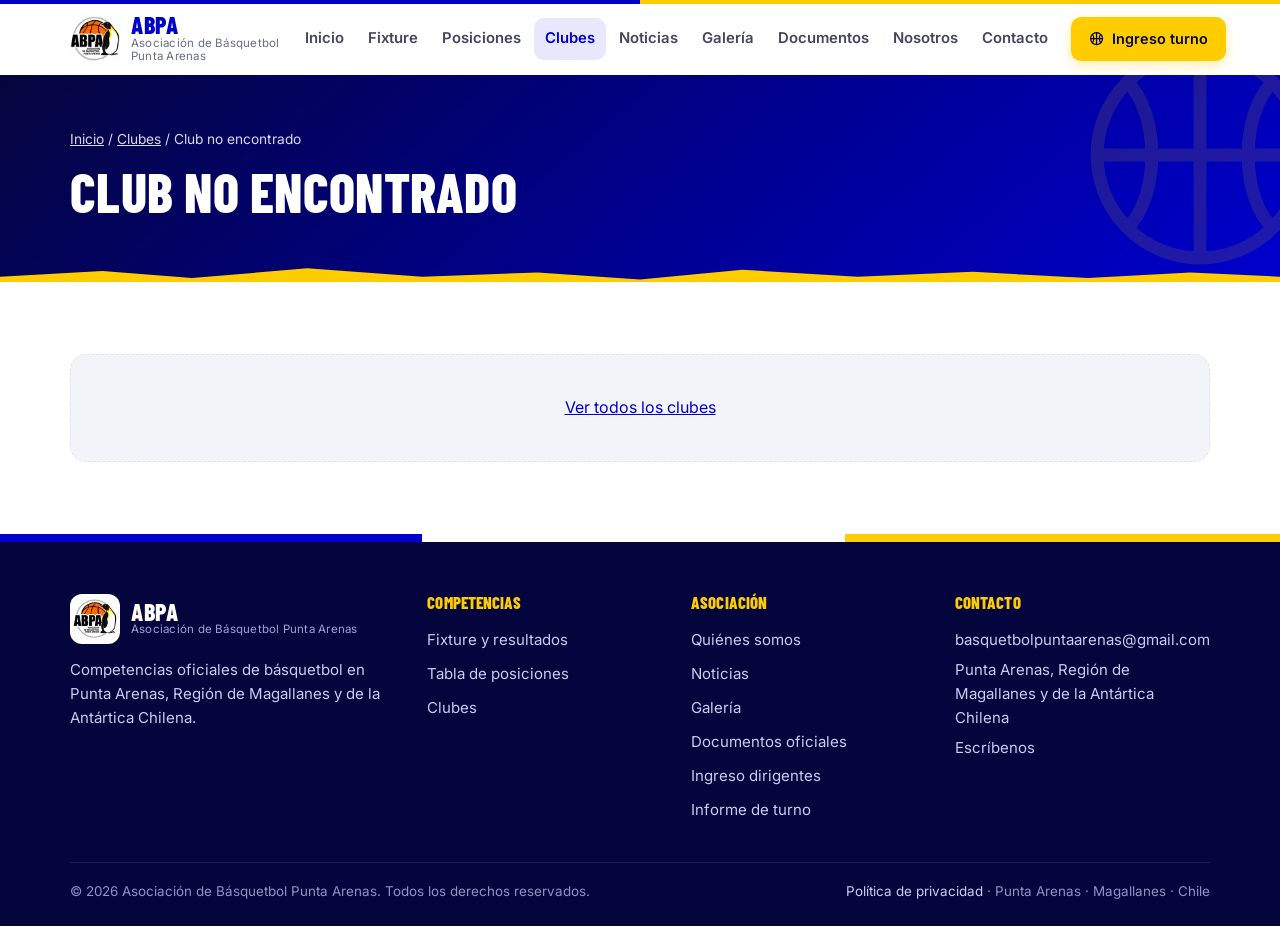
<file: club.html>
<!DOCTYPE html>
<html lang="es-CL">
<head>
  <meta charset="utf-8">
  <meta name="viewport" content="width=device-width, initial-scale=1">
  <title>Club · ABPA</title>
  <meta name="description" content="Ficha del club: gimnasio, contacto, partidos y posición en la tabla.">
  <link rel="canonical" href="https://www.abpa.cl/club.html">
  <meta name="theme-color" content="#0000CC">
  <meta property="og:type" content="website">
  <meta property="og:locale" content="es_CL">
  <meta property="og:site_name" content="ABPA">
  <meta property="og:title" content="Club · ABPA">
  <meta property="og:description" content="Ficha del club: gimnasio, contacto, partidos y posición en la tabla.">
  <meta property="og:url" content="https://www.abpa.cl/club.html">
  <meta property="og:image" content="https://www.abpa.cl/assets/img/og-imagen.jpg">
  <meta name="twitter:card" content="summary_large_image">
  <link rel="icon" type="image/png" href="assets/img/favicon.png">
  <link rel="apple-touch-icon" href="assets/img/apple-touch-icon.png">
  <link rel="manifest" href="manifest.webmanifest">
  <link rel="preconnect" href="https://fonts.googleapis.com">
  <link rel="preconnect" href="https://fonts.gstatic.com" crossorigin>
  <link rel="preconnect" href="https://script.google.com" crossorigin>
  <link href="https://fonts.googleapis.com/css2?family=Barlow+Condensed:wght@600;700;800&family=Inter:wght@400;500;600;700;800&display=swap" rel="stylesheet">
  <link rel="stylesheet" href="assets/estilos.css?v=20261027a">
</head>
<body data-pagina="club">
  <div id="cab"></div>
  <main id="contenido" tabindex="-1">
    <noscript><div style="padding:40px 20px;text-align:center">Activa JavaScript para ver el contenido de la asociación.</div></noscript>
  </main>
  <div id="pie"></div>
  <script src="assets/config.js?v=20261027a"></script>
  <script src="assets/sitio.js?v=20261027a"></script>
</body>
</html>
</file>
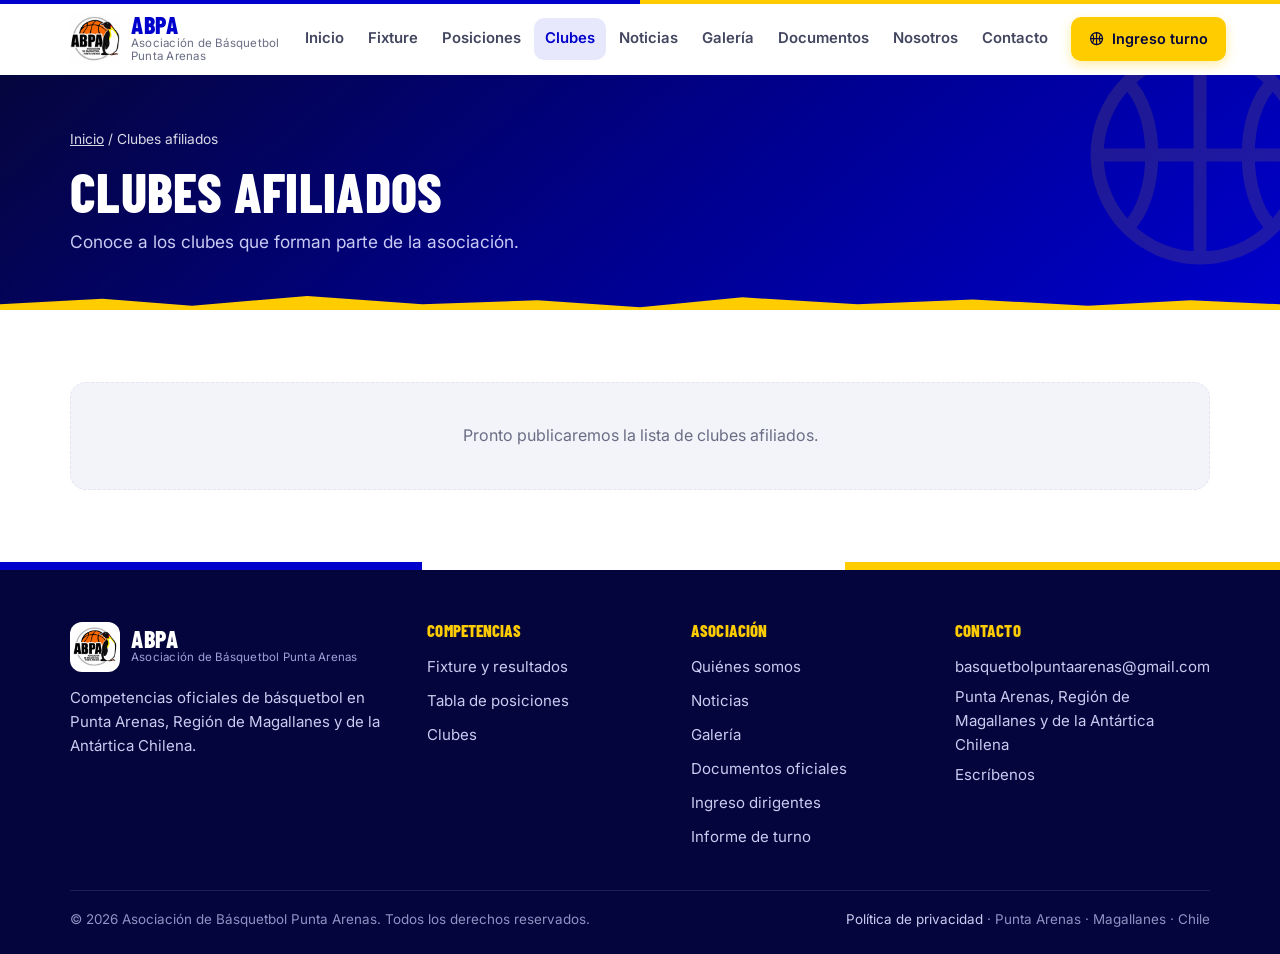
<file: clubes.html>
<!DOCTYPE html>
<html lang="es-CL">
<head>
  <meta charset="utf-8">
  <meta name="viewport" content="width=device-width, initial-scale=1">
  <title>Clubes afiliados · ABPA</title>
  <meta name="description" content="Clubes afiliados a la Asociación de Básquetbol Punta Arenas.">
  <link rel="canonical" href="https://www.abpa.cl/clubes.html">
  <meta name="theme-color" content="#0000CC">
  <meta property="og:type" content="website">
  <meta property="og:locale" content="es_CL">
  <meta property="og:site_name" content="ABPA">
  <meta property="og:title" content="Clubes afiliados · ABPA">
  <meta property="og:description" content="Clubes afiliados a la Asociación de Básquetbol Punta Arenas.">
  <meta property="og:url" content="https://www.abpa.cl/clubes.html">
  <meta property="og:image" content="https://www.abpa.cl/assets/img/og-imagen.jpg">
  <meta name="twitter:card" content="summary_large_image">
  <link rel="icon" type="image/png" href="assets/img/favicon.png">
  <link rel="apple-touch-icon" href="assets/img/apple-touch-icon.png">
  <link rel="manifest" href="manifest.webmanifest">
  <link rel="preconnect" href="https://fonts.googleapis.com">
  <link rel="preconnect" href="https://fonts.gstatic.com" crossorigin>
  <link rel="preconnect" href="https://script.google.com" crossorigin>
  <link href="https://fonts.googleapis.com/css2?family=Barlow+Condensed:wght@600;700;800&family=Inter:wght@400;500;600;700;800&display=swap" rel="stylesheet">
  <link rel="stylesheet" href="assets/estilos.css?v=20261027a">
</head>
<body data-pagina="clubes">
  <div id="cab"></div>
  <main id="contenido" tabindex="-1">
    <noscript><div style="padding:40px 20px;text-align:center">Activa JavaScript para ver el contenido de la asociación.</div></noscript>
  </main>
  <div id="pie"></div>
  <script src="assets/config.js?v=20261027a"></script>
  <script src="assets/sitio.js?v=20261027a"></script>
</body>
</html>
</file>
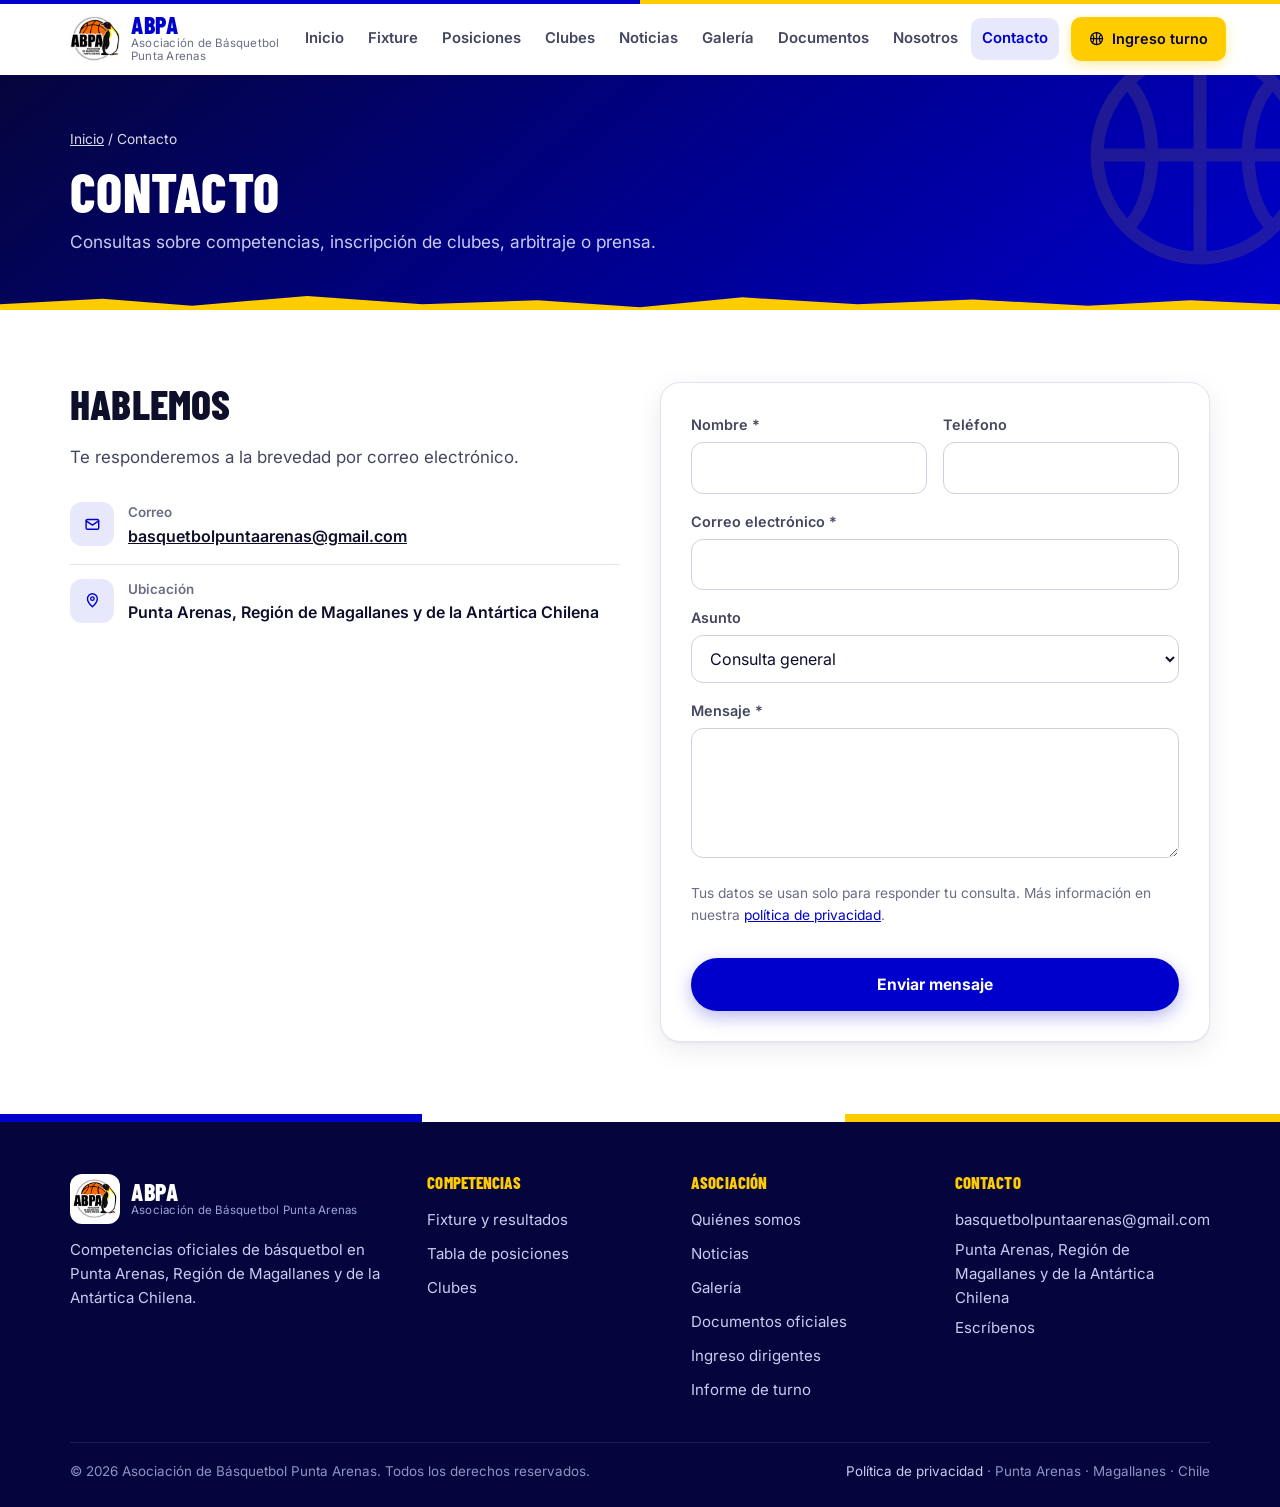
<file: contacto.html>
<!DOCTYPE html>
<html lang="es-CL">
<head>
  <meta charset="utf-8">
  <meta name="viewport" content="width=device-width, initial-scale=1">
  <title>Contacto · ABPA</title>
  <meta name="description" content="Escríbele a la Asociación de Básquetbol Punta Arenas.">
  <link rel="canonical" href="https://www.abpa.cl/contacto.html">
  <meta name="theme-color" content="#0000CC">
  <meta property="og:type" content="website">
  <meta property="og:locale" content="es_CL">
  <meta property="og:site_name" content="ABPA">
  <meta property="og:title" content="Contacto · ABPA">
  <meta property="og:description" content="Escríbele a la Asociación de Básquetbol Punta Arenas.">
  <meta property="og:url" content="https://www.abpa.cl/contacto.html">
  <meta property="og:image" content="https://www.abpa.cl/assets/img/og-imagen.jpg">
  <meta name="twitter:card" content="summary_large_image">
  <link rel="icon" type="image/png" href="assets/img/favicon.png">
  <link rel="apple-touch-icon" href="assets/img/apple-touch-icon.png">
  <link rel="manifest" href="manifest.webmanifest">
  <link rel="preconnect" href="https://fonts.googleapis.com">
  <link rel="preconnect" href="https://fonts.gstatic.com" crossorigin>
  <link rel="preconnect" href="https://script.google.com" crossorigin>
  <link href="https://fonts.googleapis.com/css2?family=Barlow+Condensed:wght@600;700;800&family=Inter:wght@400;500;600;700;800&display=swap" rel="stylesheet">
  <link rel="stylesheet" href="assets/estilos.css?v=20261027a">
</head>
<body data-pagina="contacto">
  <div id="cab"></div>
  <main id="contenido" tabindex="-1">
    <noscript><div style="padding:40px 20px;text-align:center">Activa JavaScript para ver el contenido de la asociación.</div></noscript>
  </main>
  <div id="pie"></div>
  <script src="assets/config.js?v=20261027a"></script>
  <script src="assets/sitio.js?v=20261027a"></script>
</body>
</html>
</file>
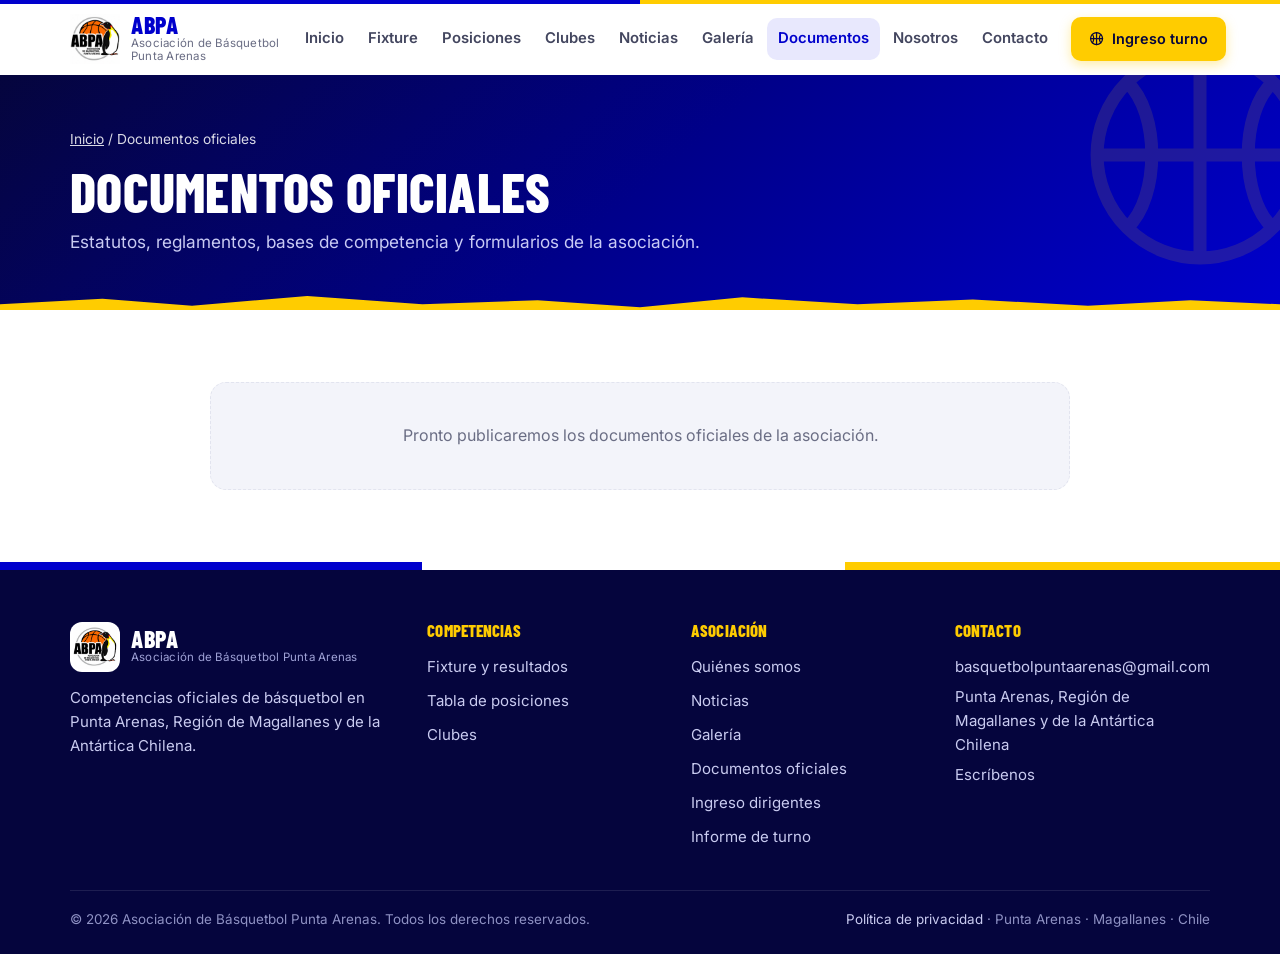
<file: documentos.html>
<!DOCTYPE html>
<html lang="es-CL">
<head>
  <meta charset="utf-8">
  <meta name="viewport" content="width=device-width, initial-scale=1">
  <title>Documentos oficiales · ABPA</title>
  <meta name="description" content="Estatutos, reglamentos, bases de competencia y formularios de la ABPA.">
  <link rel="canonical" href="https://www.abpa.cl/documentos.html">
  <meta name="theme-color" content="#0000CC">
  <meta property="og:type" content="website">
  <meta property="og:locale" content="es_CL">
  <meta property="og:site_name" content="ABPA">
  <meta property="og:title" content="Documentos oficiales · ABPA">
  <meta property="og:description" content="Estatutos, reglamentos, bases de competencia y formularios de la ABPA.">
  <meta property="og:url" content="https://www.abpa.cl/documentos.html">
  <meta property="og:image" content="https://www.abpa.cl/assets/img/og-imagen.jpg">
  <meta name="twitter:card" content="summary_large_image">
  <link rel="icon" type="image/png" href="assets/img/favicon.png">
  <link rel="apple-touch-icon" href="assets/img/apple-touch-icon.png">
  <link rel="manifest" href="manifest.webmanifest">
  <link rel="preconnect" href="https://fonts.googleapis.com">
  <link rel="preconnect" href="https://fonts.gstatic.com" crossorigin>
  <link rel="preconnect" href="https://script.google.com" crossorigin>
  <link href="https://fonts.googleapis.com/css2?family=Barlow+Condensed:wght@600;700;800&family=Inter:wght@400;500;600;700;800&display=swap" rel="stylesheet">
  <link rel="stylesheet" href="assets/estilos.css?v=20261027a">
</head>
<body data-pagina="documentos">
  <div id="cab"></div>
  <main id="contenido" tabindex="-1">
    <noscript><div style="padding:40px 20px;text-align:center">Activa JavaScript para ver el contenido de la asociación.</div></noscript>
  </main>
  <div id="pie"></div>
  <script src="assets/config.js?v=20261027a"></script>
  <script src="assets/sitio.js?v=20261027a"></script>
</body>
</html>
</file>
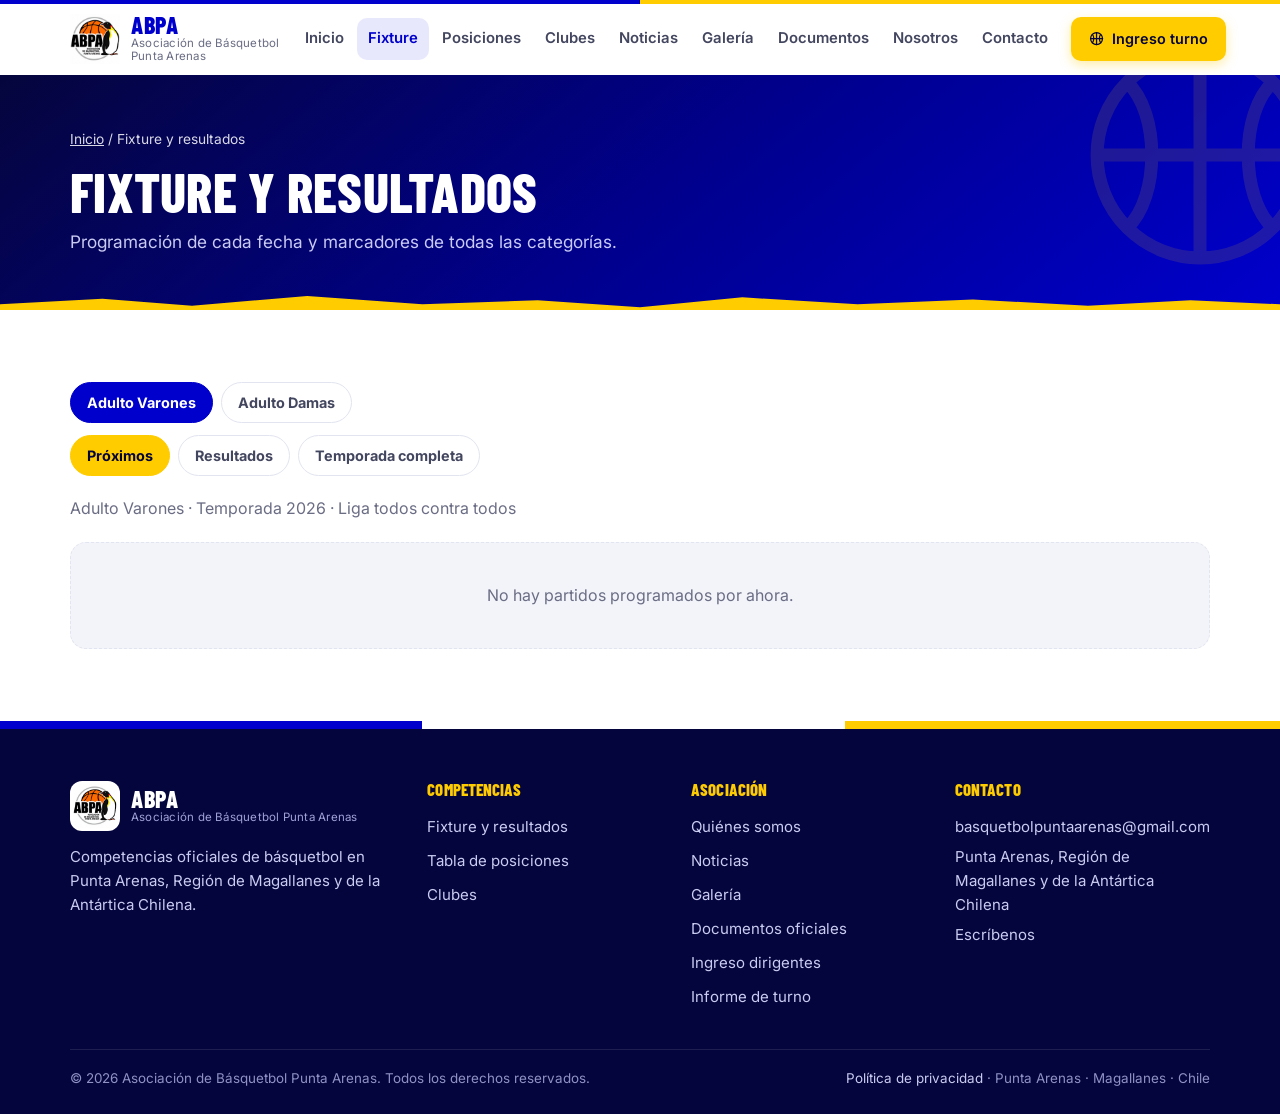
<file: fixture.html>
<!DOCTYPE html>
<html lang="es-CL">
<head>
  <meta charset="utf-8">
  <meta name="viewport" content="width=device-width, initial-scale=1">
  <title>Fixture y resultados · ABPA</title>
  <meta name="description" content="Programación y resultados de todas las categorías de la Asociación de Básquetbol Punta Arenas.">
  <link rel="canonical" href="https://www.abpa.cl/fixture.html">
  <meta name="theme-color" content="#0000CC">
  <meta property="og:type" content="website">
  <meta property="og:locale" content="es_CL">
  <meta property="og:site_name" content="ABPA">
  <meta property="og:title" content="Fixture y resultados · ABPA">
  <meta property="og:description" content="Programación y resultados de todas las categorías de la Asociación de Básquetbol Punta Arenas.">
  <meta property="og:url" content="https://www.abpa.cl/fixture.html">
  <meta property="og:image" content="https://www.abpa.cl/assets/img/og-imagen.jpg">
  <meta name="twitter:card" content="summary_large_image">
  <link rel="icon" type="image/png" href="assets/img/favicon.png">
  <link rel="apple-touch-icon" href="assets/img/apple-touch-icon.png">
  <link rel="manifest" href="manifest.webmanifest">
  <link rel="preconnect" href="https://fonts.googleapis.com">
  <link rel="preconnect" href="https://fonts.gstatic.com" crossorigin>
  <link rel="preconnect" href="https://script.google.com" crossorigin>
  <link href="https://fonts.googleapis.com/css2?family=Barlow+Condensed:wght@600;700;800&family=Inter:wght@400;500;600;700;800&display=swap" rel="stylesheet">
  <link rel="stylesheet" href="assets/estilos.css?v=20261027a">
</head>
<body data-pagina="fixture">
  <div id="cab"></div>
  <main id="contenido" tabindex="-1">
    <noscript><div style="padding:40px 20px;text-align:center">Activa JavaScript para ver el contenido de la asociación.</div></noscript>
  </main>
  <div id="pie"></div>
  <script src="assets/config.js?v=20261027a"></script>
  <script src="assets/sitio.js?v=20261027a"></script>
</body>
</html>
</file>
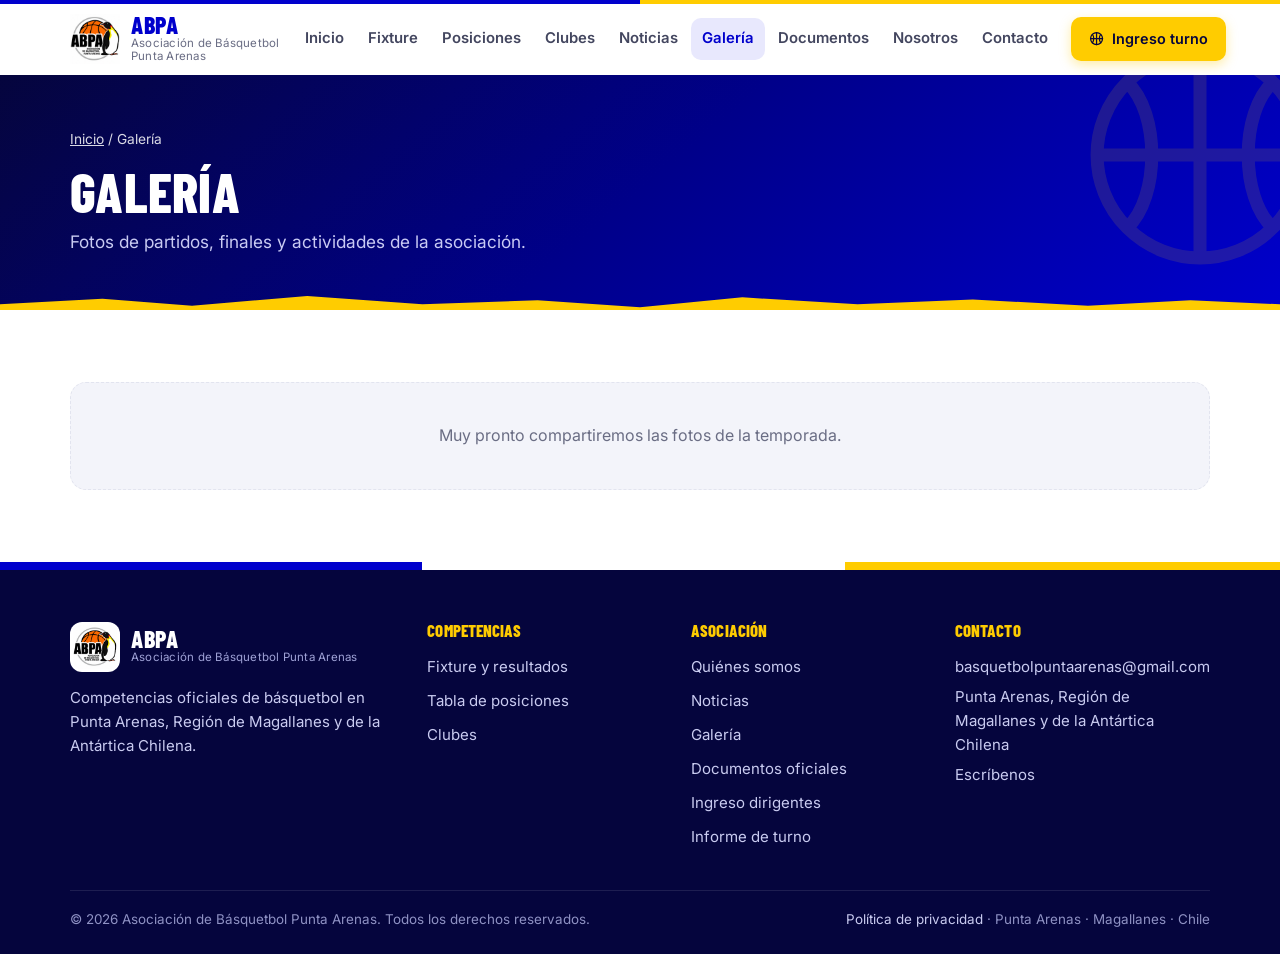
<file: galeria.html>
<!DOCTYPE html>
<html lang="es-CL">
<head>
  <meta charset="utf-8">
  <meta name="viewport" content="width=device-width, initial-scale=1">
  <title>Galería · ABPA</title>
  <meta name="description" content="Fotos de partidos y actividades del básquetbol de Punta Arenas.">
  <link rel="canonical" href="https://www.abpa.cl/galeria.html">
  <meta name="theme-color" content="#0000CC">
  <meta property="og:type" content="website">
  <meta property="og:locale" content="es_CL">
  <meta property="og:site_name" content="ABPA">
  <meta property="og:title" content="Galería · ABPA">
  <meta property="og:description" content="Fotos de partidos y actividades del básquetbol de Punta Arenas.">
  <meta property="og:url" content="https://www.abpa.cl/galeria.html">
  <meta property="og:image" content="https://www.abpa.cl/assets/img/og-imagen.jpg">
  <meta name="twitter:card" content="summary_large_image">
  <link rel="icon" type="image/png" href="assets/img/favicon.png">
  <link rel="apple-touch-icon" href="assets/img/apple-touch-icon.png">
  <link rel="manifest" href="manifest.webmanifest">
  <link rel="preconnect" href="https://fonts.googleapis.com">
  <link rel="preconnect" href="https://fonts.gstatic.com" crossorigin>
  <link rel="preconnect" href="https://script.google.com" crossorigin>
  <link href="https://fonts.googleapis.com/css2?family=Barlow+Condensed:wght@600;700;800&family=Inter:wght@400;500;600;700;800&display=swap" rel="stylesheet">
  <link rel="stylesheet" href="assets/estilos.css?v=20261027a">
</head>
<body data-pagina="galeria">
  <div id="cab"></div>
  <main id="contenido" tabindex="-1">
    <noscript><div style="padding:40px 20px;text-align:center">Activa JavaScript para ver el contenido de la asociación.</div></noscript>
  </main>
  <div id="pie"></div>
  <script src="assets/config.js?v=20261027a"></script>
  <script src="assets/sitio.js?v=20261027a"></script>
</body>
</html>
</file>
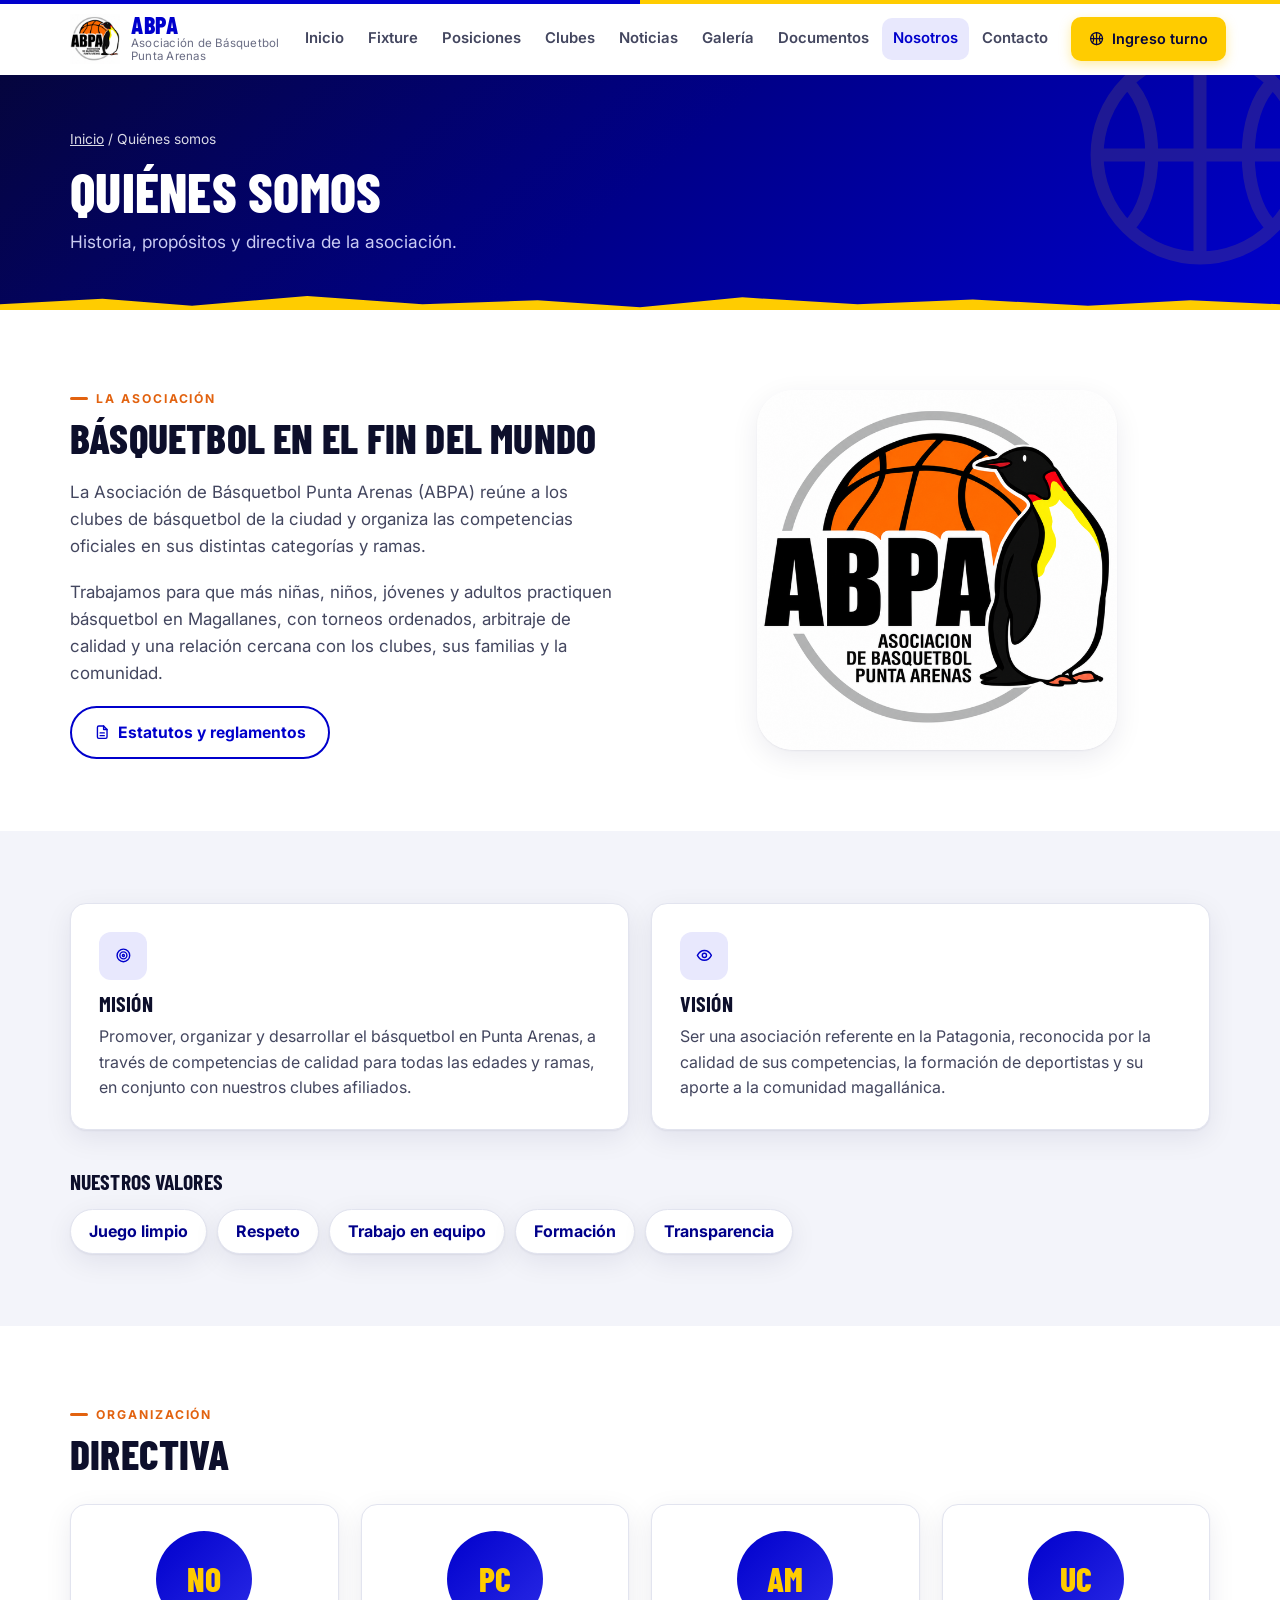
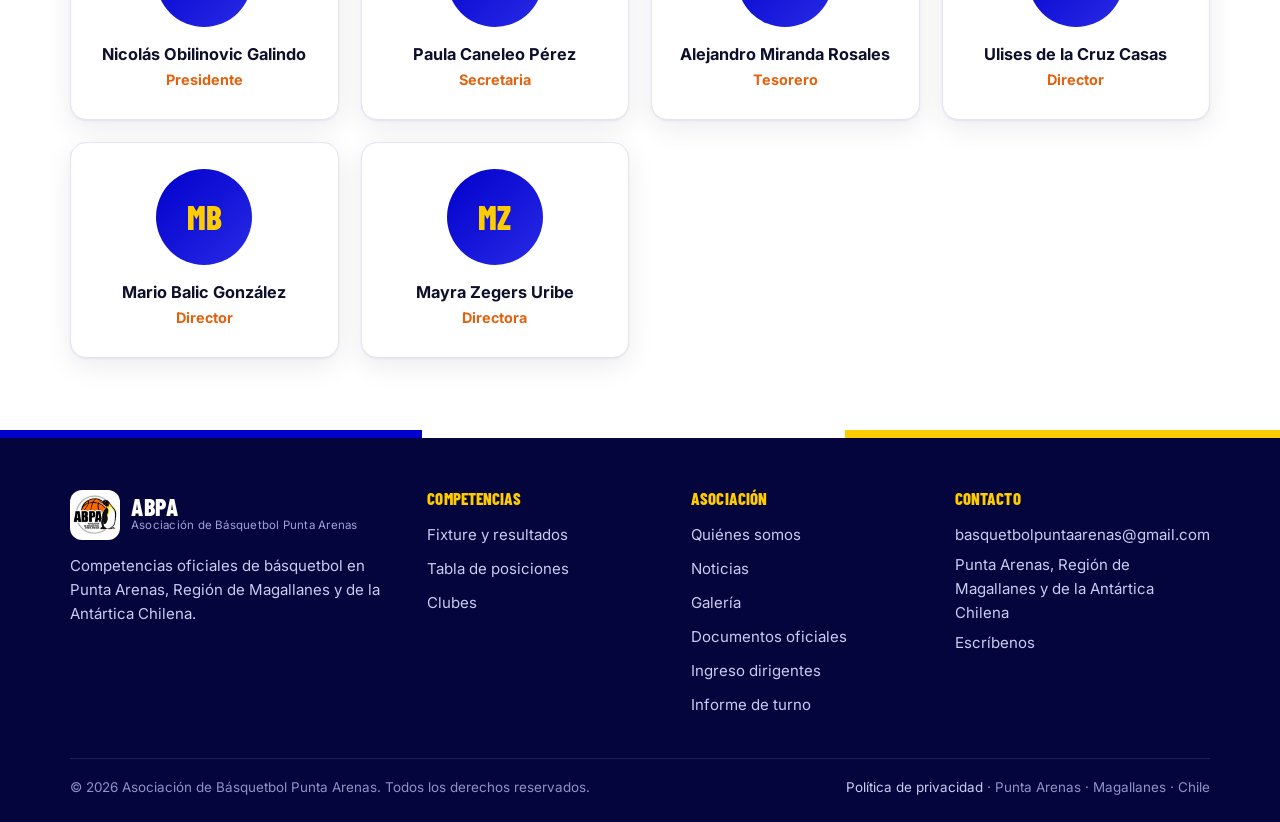
<file: nosotros.html>
<!DOCTYPE html>
<html lang="es-CL">
<head>
  <meta charset="utf-8">
  <meta name="viewport" content="width=device-width, initial-scale=1">
  <title>Quiénes somos · ABPA</title>
  <meta name="description" content="Historia, misión, visión y directiva de la Asociación de Básquetbol Punta Arenas.">
  <link rel="canonical" href="https://www.abpa.cl/nosotros.html">
  <meta name="theme-color" content="#0000CC">
  <meta property="og:type" content="website">
  <meta property="og:locale" content="es_CL">
  <meta property="og:site_name" content="ABPA">
  <meta property="og:title" content="Quiénes somos · ABPA">
  <meta property="og:description" content="Historia, misión, visión y directiva de la Asociación de Básquetbol Punta Arenas.">
  <meta property="og:url" content="https://www.abpa.cl/nosotros.html">
  <meta property="og:image" content="https://www.abpa.cl/assets/img/og-imagen.jpg">
  <meta name="twitter:card" content="summary_large_image">
  <link rel="icon" type="image/png" href="assets/img/favicon.png">
  <link rel="apple-touch-icon" href="assets/img/apple-touch-icon.png">
  <link rel="manifest" href="manifest.webmanifest">
  <link rel="preconnect" href="https://fonts.googleapis.com">
  <link rel="preconnect" href="https://fonts.gstatic.com" crossorigin>
  <link rel="preconnect" href="https://script.google.com" crossorigin>
  <link href="https://fonts.googleapis.com/css2?family=Barlow+Condensed:wght@600;700;800&family=Inter:wght@400;500;600;700;800&display=swap" rel="stylesheet">
  <link rel="stylesheet" href="assets/estilos.css?v=20261027a">
</head>
<body data-pagina="nosotros">
  <div id="cab"></div>
  <main id="contenido" tabindex="-1">
    <noscript><div style="padding:40px 20px;text-align:center">Activa JavaScript para ver el contenido de la asociación.</div></noscript>
  </main>
  <div id="pie"></div>
  <script src="assets/config.js?v=20261027a"></script>
  <script src="assets/sitio.js?v=20261027a"></script>
</body>
</html>
</file>
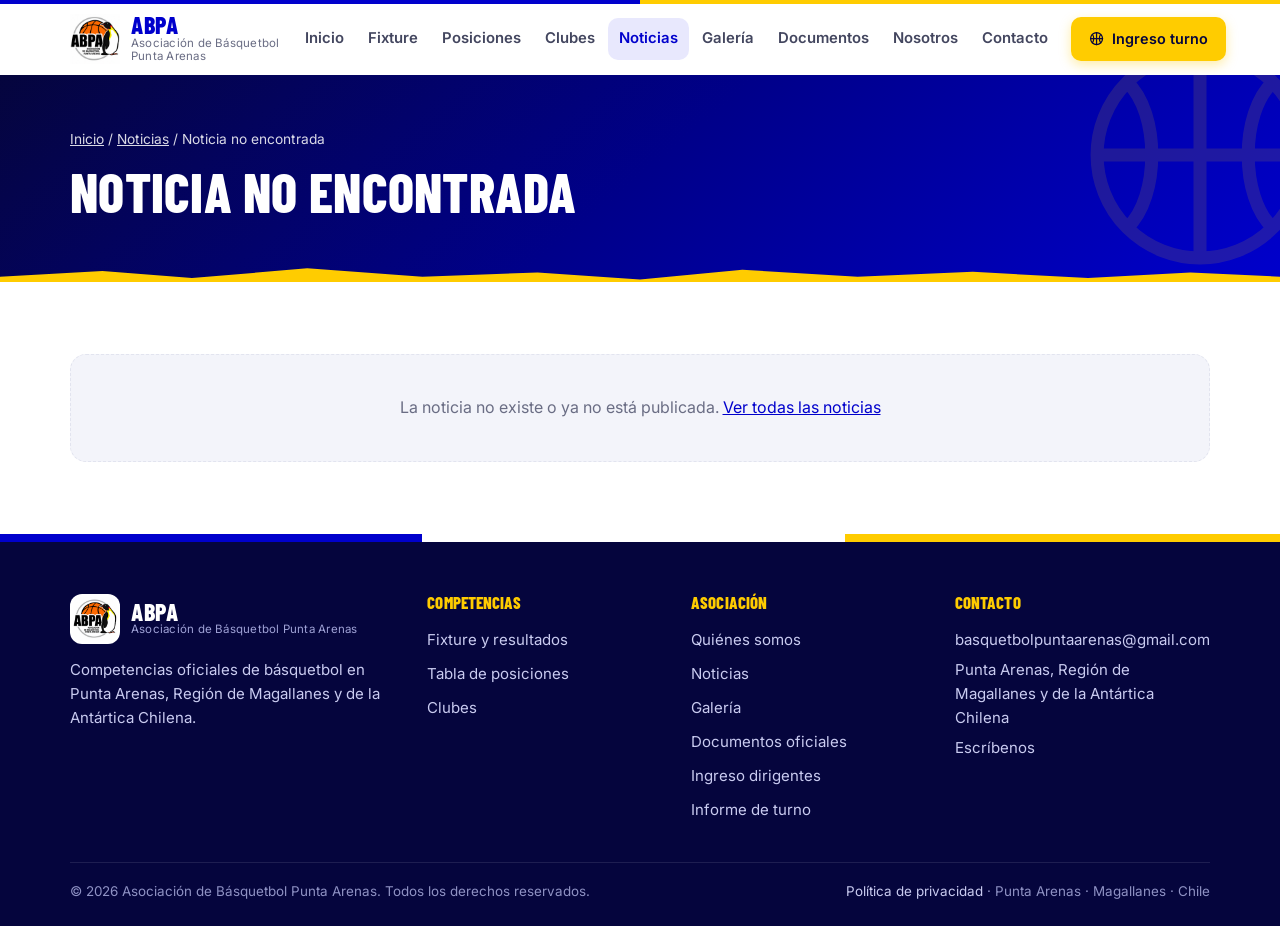
<file: noticia.html>
<!DOCTYPE html>
<html lang="es-CL">
<head>
  <meta charset="utf-8">
  <meta name="viewport" content="width=device-width, initial-scale=1">
  <title>Noticia · ABPA</title>
  <meta name="description" content="Noticias de la Asociación de Básquetbol Punta Arenas.">
  <link rel="canonical" href="https://www.abpa.cl/noticia.html">
  <meta name="theme-color" content="#0000CC">
  <meta property="og:type" content="website">
  <meta property="og:locale" content="es_CL">
  <meta property="og:site_name" content="ABPA">
  <meta property="og:title" content="Noticia · ABPA">
  <meta property="og:description" content="Noticias de la Asociación de Básquetbol Punta Arenas.">
  <meta property="og:url" content="https://www.abpa.cl/noticia.html">
  <meta property="og:image" content="https://www.abpa.cl/assets/img/og-imagen.jpg">
  <meta name="twitter:card" content="summary_large_image">
  <link rel="icon" type="image/png" href="assets/img/favicon.png">
  <link rel="apple-touch-icon" href="assets/img/apple-touch-icon.png">
  <link rel="manifest" href="manifest.webmanifest">
  <link rel="preconnect" href="https://fonts.googleapis.com">
  <link rel="preconnect" href="https://fonts.gstatic.com" crossorigin>
  <link rel="preconnect" href="https://script.google.com" crossorigin>
  <link href="https://fonts.googleapis.com/css2?family=Barlow+Condensed:wght@600;700;800&family=Inter:wght@400;500;600;700;800&display=swap" rel="stylesheet">
  <link rel="stylesheet" href="assets/estilos.css?v=20261027a">
</head>
<body data-pagina="noticia">
  <div id="cab"></div>
  <main id="contenido" tabindex="-1">
    <noscript><div style="padding:40px 20px;text-align:center">Activa JavaScript para ver el contenido de la asociación.</div></noscript>
  </main>
  <div id="pie"></div>
  <script src="assets/config.js?v=20261027a"></script>
  <script src="assets/sitio.js?v=20261027a"></script>
</body>
</html>
</file>
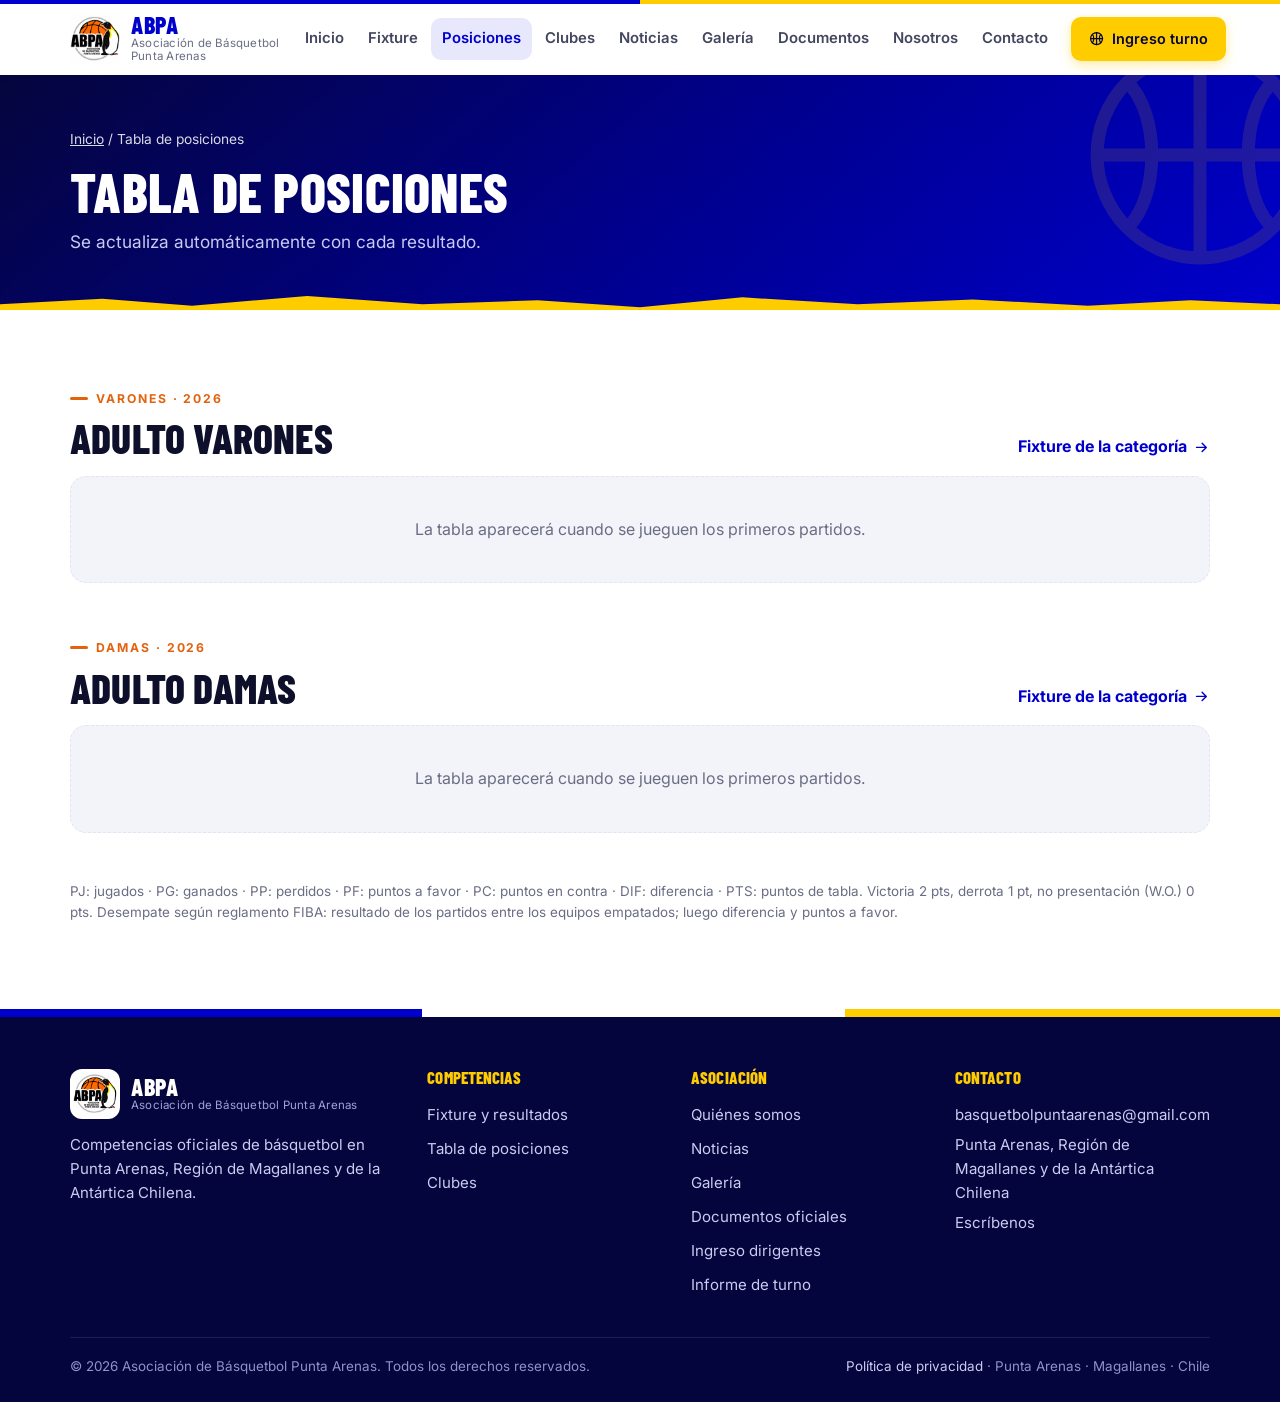
<file: posiciones.html>
<!DOCTYPE html>
<html lang="es-CL">
<head>
  <meta charset="utf-8">
  <meta name="viewport" content="width=device-width, initial-scale=1">
  <title>Tabla de posiciones · ABPA</title>
  <meta name="description" content="Tabla de posiciones actualizada de cada categoría de la Asociación de Básquetbol Punta Arenas.">
  <link rel="canonical" href="https://www.abpa.cl/posiciones.html">
  <meta name="theme-color" content="#0000CC">
  <meta property="og:type" content="website">
  <meta property="og:locale" content="es_CL">
  <meta property="og:site_name" content="ABPA">
  <meta property="og:title" content="Tabla de posiciones · ABPA">
  <meta property="og:description" content="Tabla de posiciones actualizada de cada categoría de la Asociación de Básquetbol Punta Arenas.">
  <meta property="og:url" content="https://www.abpa.cl/posiciones.html">
  <meta property="og:image" content="https://www.abpa.cl/assets/img/og-imagen.jpg">
  <meta name="twitter:card" content="summary_large_image">
  <link rel="icon" type="image/png" href="assets/img/favicon.png">
  <link rel="apple-touch-icon" href="assets/img/apple-touch-icon.png">
  <link rel="manifest" href="manifest.webmanifest">
  <link rel="preconnect" href="https://fonts.googleapis.com">
  <link rel="preconnect" href="https://fonts.gstatic.com" crossorigin>
  <link rel="preconnect" href="https://script.google.com" crossorigin>
  <link href="https://fonts.googleapis.com/css2?family=Barlow+Condensed:wght@600;700;800&family=Inter:wght@400;500;600;700;800&display=swap" rel="stylesheet">
  <link rel="stylesheet" href="assets/estilos.css?v=20261027a">
</head>
<body data-pagina="posiciones">
  <div id="cab"></div>
  <main id="contenido" tabindex="-1">
    <noscript><div style="padding:40px 20px;text-align:center">Activa JavaScript para ver el contenido de la asociación.</div></noscript>
  </main>
  <div id="pie"></div>
  <script src="assets/config.js?v=20261027a"></script>
  <script src="assets/sitio.js?v=20261027a"></script>
</body>
</html>
</file>
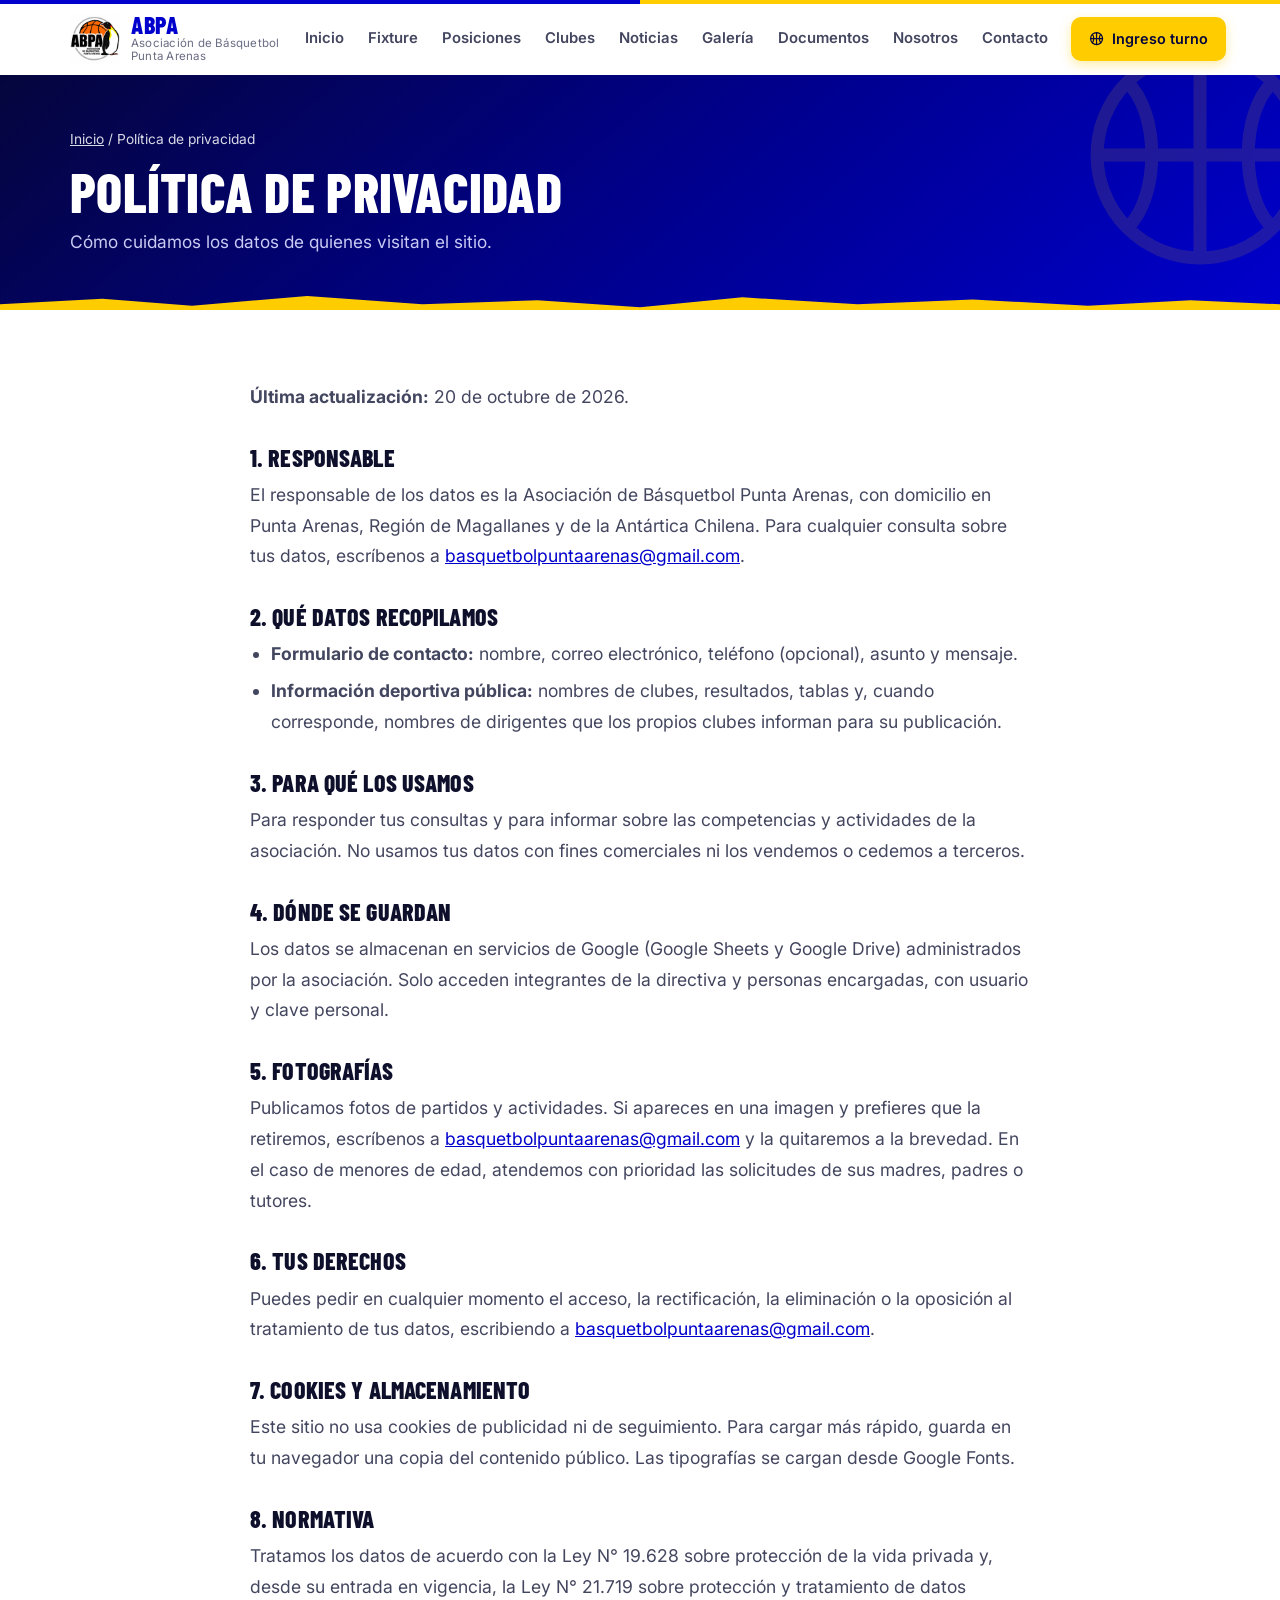
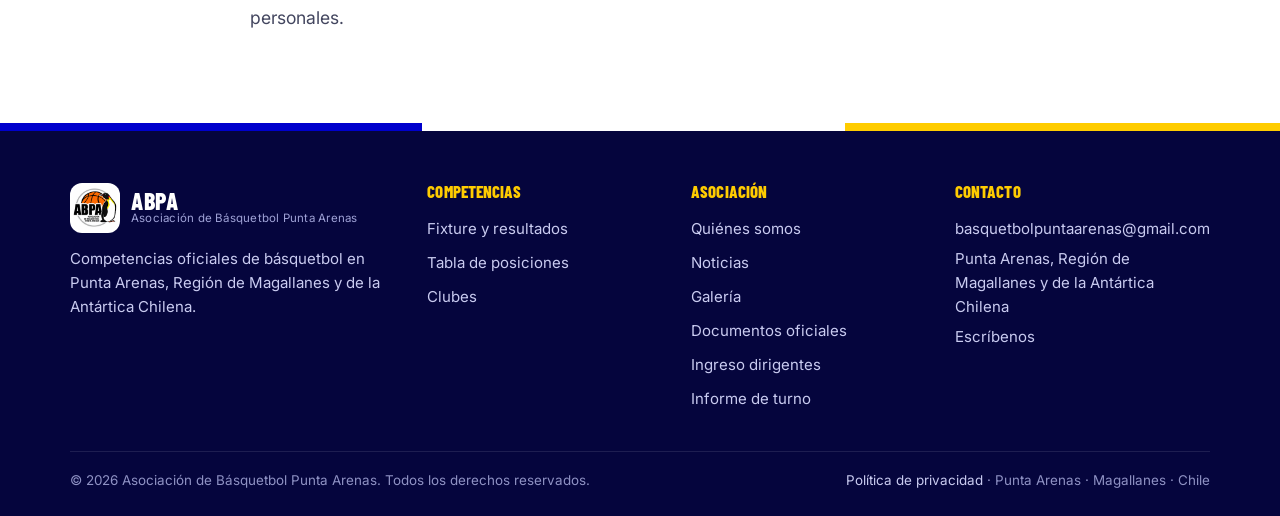
<file: privacidad.html>
<!DOCTYPE html>
<html lang="es-CL">
<head>
  <meta charset="utf-8">
  <meta name="viewport" content="width=device-width, initial-scale=1">
  <title>Política de privacidad · ABPA</title>
  <meta name="description" content="Cómo cuida la ABPA los datos de quienes visitan su sitio.">
  <link rel="canonical" href="https://www.abpa.cl/privacidad.html">
  <meta name="theme-color" content="#0000CC">
  <meta property="og:type" content="website">
  <meta property="og:locale" content="es_CL">
  <meta property="og:site_name" content="ABPA">
  <meta property="og:title" content="Política de privacidad · ABPA">
  <meta property="og:description" content="Cómo cuida la ABPA los datos de quienes visitan su sitio.">
  <meta property="og:url" content="https://www.abpa.cl/privacidad.html">
  <meta property="og:image" content="https://www.abpa.cl/assets/img/og-imagen.jpg">
  <meta name="twitter:card" content="summary_large_image">
  <link rel="icon" type="image/png" href="assets/img/favicon.png">
  <link rel="apple-touch-icon" href="assets/img/apple-touch-icon.png">
  <link rel="manifest" href="manifest.webmanifest">
  <link rel="preconnect" href="https://fonts.googleapis.com">
  <link rel="preconnect" href="https://fonts.gstatic.com" crossorigin>
  <link rel="preconnect" href="https://script.google.com" crossorigin>
  <link href="https://fonts.googleapis.com/css2?family=Barlow+Condensed:wght@600;700;800&family=Inter:wght@400;500;600;700;800&display=swap" rel="stylesheet">
  <link rel="stylesheet" href="assets/estilos.css?v=20261027a">
</head>
<body data-pagina="privacidad">
  <div id="cab"></div>
  <main id="contenido" tabindex="-1">
    <noscript><div style="padding:40px 20px;text-align:center">Activa JavaScript para ver el contenido de la asociación.</div></noscript>
  </main>
  <div id="pie"></div>
  <script src="assets/config.js?v=20261027a"></script>
  <script src="assets/sitio.js?v=20261027a"></script>
</body>
</html>
</file>
<file: assets/estilos.css>
/* Asociación de Básquetbol Punta Arenas (ABPA) — sitio web
   Colores de la bandera de Magallanes: azul, amarillo y blanco + naranja del balón */
:root{
  --azul:#0000CC; --azul-os:#00008A; --azul-noche:#05053d; --azul-cl:#e8e8fd; --azul-2:#2a2ae6;
  --amarillo:#FFCC00; --amarillo-os:#c99a00; --amarillo-cl:#fff6d1;
  --naranja:#E2620F; --naranja-cl:#fdeadd;
  --verde:#16803c; --verde-cl:#e6f4ea; --rojo:#b3261e; --rojo-cl:#fdecea;
  --tinta:#0d0f2b; --tinta-2:#43465f; --tinta-3:#6a6d84;
  --fondo:#ffffff; --fondo-2:#f3f4fa; --borde:#e2e4ef;
  --radio:16px; --sombra:0 1px 2px rgba(5,5,61,.06),0 8px 28px rgba(5,5,61,.08);
  --ancho:1180px;
  --t-titulo:'Barlow Condensed','Arial Narrow',system-ui,sans-serif;
  --t-cuerpo:'Inter',system-ui,-apple-system,'Segoe UI',Roboto,Arial,sans-serif;
}
*{box-sizing:border-box}
html{scroll-behavior:smooth;-webkit-text-size-adjust:100%}
body{margin:0;font-family:var(--t-cuerpo);font-size:16px;line-height:1.6;color:var(--tinta);background:var(--fondo);-webkit-font-smoothing:antialiased}
img{max-width:100%;display:block}
a{color:var(--azul)}
h1,h2,h3,h4{font-family:var(--t-titulo);line-height:1.05;margin:0 0 .45em;letter-spacing:.005em;font-weight:800;text-transform:uppercase}
h1{font-size:clamp(2.4rem,6vw,4.3rem)}
h2{font-size:clamp(1.8rem,3.6vw,2.6rem)}
h3{font-size:1.35rem;font-weight:700}
p{margin:0 0 1em}
button,input,select,textarea{font:inherit;color:inherit}
:focus-visible{outline:3px solid var(--amarillo);outline-offset:2px;border-radius:4px}
.oculto{display:none!important}
.sr{position:absolute;width:1px;height:1px;overflow:hidden;clip:rect(0 0 0 0);white-space:nowrap}
.saltar{position:absolute;left:-999px;top:8px;background:#fff;padding:8px 12px;z-index:100;border-radius:8px}
.saltar:focus{left:8px}
.contenedor{max-width:var(--ancho);margin:0 auto;padding:0 20px}
.seccion{padding:72px 0}
.seccion.gris{background:var(--fondo-2)}
.seccion-cab{display:flex;align-items:flex-end;justify-content:space-between;gap:16px;margin-bottom:28px;flex-wrap:wrap}
.seccion-cab h2{margin:0}
.seccion-cab p{margin:0;color:var(--tinta-2);max-width:620px}
.antetitulo{display:inline-flex;align-items:center;gap:8px;font-family:var(--t-cuerpo);font-weight:700;font-size:.76rem;letter-spacing:.16em;text-transform:uppercase;color:var(--naranja);margin-bottom:8px}
.antetitulo::before{content:'';width:18px;height:3px;border-radius:3px;background:currentColor}
.muted{color:var(--tinta-3)}
.num{font-variant-numeric:tabular-nums}

/* ── Botones ── */
.btn{display:inline-flex;align-items:center;justify-content:center;gap:8px;padding:12px 22px;border-radius:999px;font-weight:700;text-decoration:none;border:2px solid transparent;cursor:pointer;transition:transform .12s,background .15s,box-shadow .15s;white-space:nowrap;font-size:.98rem}
.btn:hover{transform:translateY(-1px)}
.btn-prim{background:var(--azul);color:#fff;box-shadow:0 6px 18px rgba(0,0,204,.28)}
.btn-prim:hover{background:var(--azul-os)}
.btn-amarillo{background:var(--amarillo);color:var(--azul-noche);box-shadow:0 6px 18px rgba(255,204,0,.35)}
.btn-amarillo:hover{background:#ffd633}
.btn-lago{background:#1877f2;color:#fff}
.btn-borde{background:transparent;border-color:currentColor;color:var(--azul)}
.btn-borde.blanco{color:#fff}
.btn-wa{background:#1fa855;color:#fff}
.btn[disabled]{opacity:.6;cursor:wait;transform:none}
.btns{display:flex;gap:12px;flex-wrap:wrap}
.enlace-flecha{font-weight:700;color:var(--azul);text-decoration:none;display:inline-flex;gap:6px;align-items:center}
.enlace-flecha:hover{text-decoration:underline}

/* ── Cabecera ── */
.cab{position:sticky;top:0;z-index:40;background:rgba(255,255,255,.94);backdrop-filter:saturate(1.4) blur(10px);-webkit-backdrop-filter:saturate(1.4) blur(10px);border-bottom:1px solid transparent;transition:border-color .2s,box-shadow .2s}
.cab::before{content:'';display:block;height:4px;background:linear-gradient(90deg,var(--azul) 0 50%,var(--amarillo) 50% 100%)}
.cab.scroll{border-bottom-color:var(--borde);box-shadow:0 4px 18px rgba(0,0,0,.05)}
.cab-in{display:flex;align-items:center;gap:14px;height:70px}
.marca{display:flex;align-items:center;gap:11px;text-decoration:none;color:var(--tinta);flex:none}
.marca img{width:50px;height:50px;object-fit:contain}
.marca b{font-family:var(--t-titulo);font-weight:800;font-size:1.5rem;line-height:.95;display:block;color:var(--azul);letter-spacing:.03em}
.marca span{font-size:.72rem;color:var(--tinta-3);letter-spacing:.02em;display:block;line-height:1.2}
.menu{display:flex;gap:2px;margin-left:auto;align-items:center}
.menu a{padding:9px 11px;border-radius:10px;text-decoration:none;color:var(--tinta-2);font-weight:600;font-size:.93rem}
.menu a:hover{background:var(--azul-cl);color:var(--azul-os)}
.menu a.activo{color:var(--azul);background:var(--azul-cl)}
.menu a.menu-turno{margin-left:10px;padding:8px 16px;font-size:.9rem;color:var(--azul-noche);background:var(--amarillo);box-shadow:0 4px 12px rgba(255,204,0,.35)}
.menu a.menu-turno:hover{background:#ffd633;color:var(--azul-noche)}
@media (max-width:1180px) and (min-width:1041px){.menu a{padding:9px 8px;font-size:.88rem}.marca span{display:none}}
.menu-btn{display:none;margin-left:auto;background:none;border:0;width:44px;height:44px;border-radius:10px;cursor:pointer}
.menu-btn span{display:block;width:22px;height:2px;background:var(--tinta);margin:5px auto;border-radius:2px;transition:transform .2s,opacity .2s}
.menu-btn[aria-expanded=true] span:nth-child(1){transform:translateY(7px) rotate(45deg)}
.menu-btn[aria-expanded=true] span:nth-child(2){opacity:0}
.menu-btn[aria-expanded=true] span:nth-child(3){transform:translateY(-7px) rotate(-45deg)}
@media (max-width:1040px){
  .menu-btn{display:block}
  .menu{position:fixed;inset:74px 0 auto 0;background:#fff;flex-direction:column;align-items:stretch;padding:12px 16px 20px;gap:2px;border-bottom:1px solid var(--borde);box-shadow:0 18px 30px rgba(0,0,0,.08);transform:translateY(-8px);opacity:0;pointer-events:none;transition:.18s;max-height:calc(100vh - 74px);overflow:auto}
  .menu.abierto{transform:none;opacity:1;pointer-events:auto}
  .menu a{padding:13px 12px;font-size:1.02rem}
  .menu a.menu-turno{margin:10px 0 0;justify-content:center;padding:13px 16px}
}

/* ── Portada (bandera de Magallanes: cielo azul, Cruz del Sur y cordillera amarilla) ── */
.hero{position:relative;overflow:hidden;background:radial-gradient(circle at 78% 30%,#1a1ae8 0,transparent 45%),linear-gradient(160deg,var(--azul-noche) 0%,var(--azul-os) 45%,var(--azul) 100%);color:#fff;padding:60px 0 0}
.hero .estrellas{position:absolute;inset:0;pointer-events:none;opacity:.9}
.hero-in{position:relative;z-index:2;display:grid;grid-template-columns:1.15fr .85fr;gap:30px;align-items:center;padding-bottom:70px}
.hero h1{color:#fff;margin-bottom:.3em}
.hero h1 em{font-style:normal;color:var(--amarillo)}
.hero .antetitulo{color:var(--amarillo)}
.hero p.lead{font-size:1.14rem;color:#d9dbff;max-width:560px;margin-bottom:28px}
.hero-logo{justify-self:center;width:min(320px,80%);height:auto;aspect-ratio:1/1;background:#fff;border-radius:36px;padding:18px;box-shadow:0 30px 60px rgba(0,0,40,.45),0 0 0 8px rgba(255,204,0,.9);animation:flota 6s ease-in-out infinite;object-fit:contain}
@keyframes flota{50%{transform:translateY(-8px) rotate(-1deg)}}
.cordillera{position:relative;z-index:1;display:block;width:100%;height:auto;margin-top:-60px}
@media (max-width:820px){.hero-in{grid-template-columns:1fr;text-align:center}.hero p.lead{margin-left:auto;margin-right:auto}.hero .btns{justify-content:center}.hero-logo{width:130px;order:-1;animation:none;border-radius:24px;padding:10px;box-shadow:0 14px 30px rgba(0,0,40,.4),0 0 0 5px var(--amarillo)}.hero{padding-top:28px}.hero-in{gap:16px;padding-bottom:44px}.hero p.lead{font-size:1.02rem;margin-bottom:20px}.hero .btns .btn{flex:1 1 100%}.cordillera{margin-top:-30px}}
@media (prefers-reduced-motion:reduce){.hero-logo{animation:none}html{scroll-behavior:auto}}
.aviso-portada{background:var(--amarillo);color:var(--azul-noche);border-radius:14px;padding:14px 18px;font-weight:700;display:flex;gap:10px;align-items:flex-start;margin:0 0 24px;max-width:600px}
@media (max-width:820px){.aviso-portada{margin-left:auto;margin-right:auto;text-align:left}}

/* ── Cuenta regresiva ── */
.cuenta-regresiva{background:var(--amarillo);color:var(--azul-noche)}
.cr-in{display:flex;align-items:center;justify-content:space-between;gap:32px;padding:30px 20px;flex-wrap:wrap}
.cr-txt{max-width:480px}
.cr-ante{font-weight:800;font-size:.76rem;letter-spacing:.14em;text-transform:uppercase;display:inline-flex;gap:6px;align-items:center}
.cr-txt h2{margin:8px 0 6px;font-size:clamp(1.7rem,3.4vw,2.4rem)}
.cr-meta{font-size:.95rem;font-weight:600;line-height:1.7}
.cr-txt p{margin:6px 0 0}
.cr-reloj{display:flex;gap:12px}
.cr-caja{min-width:84px;text-align:center;background:var(--azul);color:#fff;border-radius:16px;padding:12px 10px 10px}
.cr-caja b{display:block;font-family:var(--t-titulo);font-weight:800;font-size:2.8rem;line-height:1;font-variant-numeric:tabular-nums}
.cr-caja span{display:block;margin-top:4px;font-size:.7rem;text-transform:uppercase;letter-spacing:.1em;opacity:.85}
.cr-llego{font-family:var(--t-titulo);font-weight:800;font-size:1.8rem;text-transform:uppercase}
@media (max-width:760px){.cr-in{flex-direction:column;align-items:stretch;text-align:center;gap:18px;padding:26px 16px}.cr-txt{max-width:none}.cr-reloj{justify-content:center;gap:8px}.cr-caja{flex:1;min-width:0;padding:10px 4px 8px}.cr-caja b{font-size:2rem}.cr-caja span{font-size:.6rem;letter-spacing:.05em}}

/* ── Tarjetas ── */
.grid{display:grid;gap:22px}
.g2{grid-template-columns:repeat(2,minmax(0,1fr))}
.g3{grid-template-columns:repeat(3,minmax(0,1fr))}
.g4{grid-template-columns:repeat(4,minmax(0,1fr))}
@media (max-width:980px){.g4{grid-template-columns:repeat(2,minmax(0,1fr))}.g3{grid-template-columns:repeat(2,minmax(0,1fr))}}
@media (max-width:640px){.g2,.g3,.g4{grid-template-columns:1fr}}
.tarjeta{background:#fff;border:1px solid var(--borde);border-radius:var(--radio);overflow:hidden;box-shadow:var(--sombra);display:flex;flex-direction:column;transition:transform .15s,box-shadow .15s}
a.tarjeta{text-decoration:none;color:inherit}
a.tarjeta:hover{transform:translateY(-3px);box-shadow:0 2px 4px rgba(5,5,61,.06),0 16px 36px rgba(5,5,61,.14)}
.tarjeta .img{aspect-ratio:16/9;background:linear-gradient(135deg,var(--azul-cl),var(--amarillo-cl));position:relative;overflow:hidden}
.tarjeta .img img{width:100%;height:100%;object-fit:cover}
.tarjeta .img .ph{position:absolute;inset:0;display:flex;align-items:center;justify-content:center}
.tarjeta .img .ph img{width:84px;height:84px;opacity:.6;object-fit:contain;mix-blend-mode:multiply}
.tarjeta .cuerpo{padding:20px 22px 22px;display:flex;flex-direction:column;gap:6px;flex:1}
.tarjeta .meta{font-size:.84rem;color:var(--tinta-3);display:flex;gap:10px;flex-wrap:wrap;align-items:center}
.tarjeta h3{margin:2px 0 4px;font-size:1.45rem}
.tarjeta p{color:var(--tinta-2);margin:0;font-size:.96rem}
.etiqueta{display:inline-flex;align-items:center;gap:5px;font-size:.72rem;font-weight:800;text-transform:uppercase;letter-spacing:.06em;padding:4px 10px;border-radius:99px;background:var(--azul-cl);color:var(--azul-os)}
.etiqueta.naranja,.etiqueta.Competencias{background:var(--naranja-cl);color:#a3420a}
.etiqueta.Selecciones,.etiqueta.amarillo{background:var(--amarillo-cl);color:#7a5c00}
.etiqueta.Realizado,.etiqueta.Finalizado{background:var(--verde-cl);color:var(--verde)}
.etiqueta.Suspendido,.etiqueta.Postergado{background:var(--rojo-cl);color:var(--rojo)}

/* ── Partidos (marcador) ── */
.partidos{display:grid;gap:12px}
.partido{display:grid;grid-template-columns:120px 1fr 150px;gap:16px;align-items:center;background:#fff;border:1px solid var(--borde);border-radius:var(--radio);padding:14px 18px;box-shadow:var(--sombra)}
.partido .cuando{font-size:.85rem;color:var(--tinta-3);line-height:1.35}
.partido .cuando b{display:block;color:var(--tinta);font-family:var(--t-titulo);font-size:1.25rem;text-transform:uppercase;line-height:1.05}
.partido .duelo{display:grid;grid-template-columns:1fr auto 1fr;align-items:center;gap:14px}
.equipo{display:flex;align-items:center;gap:10px;min-width:0;text-decoration:none;color:var(--tinta)}
.equipo .n{font-weight:700;line-height:1.2;overflow:hidden;text-overflow:ellipsis}
.equipo.visita{flex-direction:row-reverse;text-align:right}
.equipo.gana .n{color:var(--azul)}
.equipo.pierde .n{color:var(--tinta-3);font-weight:600}
.escudo{width:44px;height:44px;flex:none;border-radius:12px;background:#fff;border:1px solid var(--borde);display:flex;align-items:center;justify-content:center;overflow:hidden;font-family:var(--t-titulo);font-weight:800;color:var(--azul);font-size:1rem}
.escudo img{width:100%;height:100%;object-fit:contain;padding:3px}
.marcador{font-family:var(--t-titulo);font-weight:800;font-size:2rem;line-height:1;display:flex;gap:8px;align-items:center;font-variant-numeric:tabular-nums;background:var(--azul-noche);color:#fff;padding:8px 14px;border-radius:12px;min-width:112px;justify-content:center}
.marcador .g{color:var(--amarillo)}
.marcador.vs{background:var(--fondo-2);color:var(--tinta-3);font-size:1.2rem;min-width:70px}
.marcador.wo{font-size:1.1rem}
.partido .donde{font-size:.84rem;color:var(--tinta-3);text-align:right;line-height:1.35}
.partido .donde .etiqueta{margin-bottom:4px}
.partido.hoy{border-color:var(--amarillo);box-shadow:0 0 0 3px var(--amarillo-cl),var(--sombra)}
/* Variante compacta (columnas angostas de la portada y fichas de club) y celular */
.partidos.compacta .partido{grid-template-columns:1fr;gap:10px;padding:14px}
.partidos.compacta .partido .cuando{display:flex;justify-content:space-between;gap:10px;align-items:baseline}
.partidos.compacta .partido .cuando b{display:inline;font-size:1.1rem}
.partidos.compacta .partido .donde{text-align:left}
.partidos.compacta .partido .duelo{gap:8px}
.partidos.compacta .equipo,.partidos.compacta .equipo.visita{flex-direction:column;text-align:center;gap:6px}
.partidos.compacta .equipo .n{font-size:.88rem}
.partidos.compacta .marcador{font-size:1.6rem;min-width:92px;padding:7px 10px}
@media (max-width:760px){
  .partido{grid-template-columns:1fr;gap:10px;padding:14px}
  .partido .cuando{display:flex;justify-content:space-between;gap:10px;align-items:baseline}
  .partido .cuando b{display:inline;font-size:1.1rem}
  .partido .donde{text-align:left}
  .partido .duelo{gap:8px}
  .equipo{flex-direction:column;text-align:center;gap:6px}
  .equipo.visita{flex-direction:column;text-align:center}
  .equipo .n{font-size:.88rem}
  .marcador{font-size:1.6rem;min-width:92px;padding:7px 10px}
}
.jornada{margin:34px 0 12px;display:flex;align-items:baseline;gap:10px;flex-wrap:wrap}
.jornada:first-child{margin-top:0}
.jornada h3{margin:0;color:var(--azul)}
.filtros{display:flex;flex-direction:column;gap:12px;margin-bottom:28px}

/* ── Tabla de posiciones ── */
.tabla-pos{width:100%;border-collapse:separate;border-spacing:0;background:#fff;border:1px solid var(--borde);border-radius:var(--radio);overflow:hidden;box-shadow:var(--sombra);font-variant-numeric:tabular-nums}
.tabla-pos th{background:var(--azul);color:#fff;font-size:.74rem;text-transform:uppercase;letter-spacing:.06em;padding:11px 8px;font-weight:700}
.tabla-pos td{padding:10px 8px;border-top:1px solid var(--borde);text-align:center;font-size:.95rem}
.tabla-pos th:nth-child(2),.tabla-pos td:nth-child(2){text-align:left}
.tabla-pos td.pos{font-family:var(--t-titulo);font-weight:800;font-size:1.25rem;color:var(--azul);width:44px}
.tabla-pos tr:nth-child(-n+4) td.pos{color:var(--naranja)}
.tabla-pos td.pts{font-weight:800;font-size:1.05rem;background:var(--amarillo-cl)}
.tabla-pos .club-c{display:flex;align-items:center;gap:10px;text-decoration:none;color:var(--tinta);font-weight:700}
.tabla-pos .escudo{width:34px;height:34px;border-radius:9px;font-size:.8rem}
.tabla-wrap{overflow-x:auto;-webkit-overflow-scrolling:touch;border-radius:var(--radio)}
.racha{white-space:nowrap}
.racha i{display:inline-block;width:18px;height:18px;border-radius:5px;font-style:normal;font-size:.62rem;line-height:18px;color:#fff;margin:0 1px;font-weight:800}
.racha .G{background:var(--verde)}.racha .P{background:#c3c5d6}
.leyenda-tabla{font-size:.84rem;color:var(--tinta-3);margin-top:10px}
@media (max-width:640px){.tabla-pos .oc-m{display:none}.tabla-pos td,.tabla-pos th{padding:9px 5px;font-size:.88rem}.tabla-pos .escudo{display:none}.tabla-pos .club-c .n{max-width:118px;overflow:hidden;text-overflow:ellipsis;white-space:nowrap;display:inline-block}}

/* ── Clubes ── */
.club-tarjeta{text-align:center;padding:26px 18px 22px;align-items:center}
.club-tarjeta .escudo{width:96px;height:96px;border-radius:24px;font-size:1.8rem;margin-bottom:12px}
.club-tarjeta h3{margin:0 0 4px}
.club-tarjeta .meta{justify-content:center}
.fila-escudos{display:flex;gap:16px;flex-wrap:wrap;justify-content:center}
.fila-escudos a{display:flex;flex-direction:column;align-items:center;gap:8px;text-decoration:none;color:var(--tinta-2);font-weight:600;font-size:.85rem;width:110px;text-align:center}
.fila-escudos .escudo{width:76px;height:76px;border-radius:20px;transition:transform .15s,box-shadow .15s}
.fila-escudos a:hover .escudo{transform:translateY(-3px);box-shadow:var(--sombra)}
.ficha-club{display:grid;grid-template-columns:220px 1fr;gap:36px;align-items:start}
.ficha-club .escudo{width:220px;height:220px;border-radius:36px;font-size:3rem}
.datos-club{display:grid;grid-template-columns:repeat(auto-fill,minmax(220px,1fr));gap:12px;margin-top:18px}
.datos-club div{background:var(--fondo-2);border-radius:12px;padding:12px 14px}
.datos-club b{display:block;font-size:.76rem;text-transform:uppercase;letter-spacing:.06em;color:var(--tinta-3)}
@media (max-width:760px){.ficha-club{grid-template-columns:1fr;text-align:center}.ficha-club .escudo{width:150px;height:150px;margin:0 auto}}

/* ── Documentos ── */
.docs{display:grid;gap:10px}
.doc{display:flex;gap:16px;align-items:center;background:#fff;border:1px solid var(--borde);border-radius:14px;padding:14px 18px;text-decoration:none;color:inherit;box-shadow:var(--sombra);transition:transform .15s,border-color .15s}
.doc:hover{transform:translateX(3px);border-color:var(--azul)}
.doc .icono{width:46px;height:46px;flex:none;border-radius:12px;background:var(--naranja-cl);color:var(--naranja);display:flex;align-items:center;justify-content:center}
.doc .icono svg{width:24px;height:24px}
.doc b{display:block;font-size:1.02rem}
.doc span{font-size:.86rem;color:var(--tinta-3)}
.doc .ir{margin-left:auto;color:var(--azul);flex:none}
.grupo-docs + .grupo-docs{margin-top:34px}

/* Evento */
.evento{display:flex;gap:18px;background:#fff;border:1px solid var(--borde);border-radius:var(--radio);padding:18px;box-shadow:var(--sombra);align-items:flex-start}
.evento + .evento{margin-top:14px}
.fecha-caja{flex:none;width:74px;border-radius:14px;background:var(--azul);color:#fff;text-align:center;padding:9px 0 10px;line-height:1.05;font-family:var(--t-titulo)}
.fecha-caja .d{font-size:2rem;font-weight:800;display:block}
.fecha-caja .m{font-size:.9rem;text-transform:uppercase;font-weight:700;letter-spacing:.06em;color:var(--amarillo)}
.fecha-caja .a{font-size:.75rem;opacity:.8;display:block;margin-top:2px}
.evento.pasado .fecha-caja{background:#8b8ea6}
.evento.pasado .fecha-caja .m{color:#fff}
.evento h3{margin:0 0 4px;font-size:1.3rem}
.evento .meta{font-size:.88rem;color:var(--tinta-3);display:flex;gap:14px;flex-wrap:wrap;margin-bottom:6px}
.evento .meta span{display:inline-flex;gap:5px;align-items:center}
.evento p{margin:0;color:var(--tinta-2);font-size:.96rem}
.evento .resultado{margin-top:8px;background:var(--verde-cl);border-radius:10px;padding:9px 12px;font-size:.93rem;color:var(--verde)}
.evento-img{display:block;margin-top:12px;max-width:360px;border-radius:12px;overflow:hidden;border:1px solid var(--borde)}
.evento-img img{display:block;width:100%;height:auto}
.ico{width:1.05em;height:1.05em;flex:none;vertical-align:-.15em}

/* Galería */
.album .img{aspect-ratio:4/3}
.album .cuenta{position:absolute;right:12px;bottom:12px;background:rgba(0,0,0,.6);color:#fff;font-size:.8rem;font-weight:600;padding:4px 10px;border-radius:99px}
.fotos{display:grid;grid-template-columns:repeat(auto-fill,minmax(220px,1fr));gap:10px}
.fotos button{padding:0;border:0;background:var(--fondo-2);border-radius:12px;overflow:hidden;cursor:zoom-in;aspect-ratio:4/3}
.fotos img{width:100%;height:100%;object-fit:cover;transition:transform .3s}
.fotos button:hover img{transform:scale(1.04)}
.lightbox{position:fixed;inset:0;background:rgba(3,3,30,.95);z-index:90;display:flex;align-items:center;justify-content:center;padding:50px 60px}
.lightbox img{max-width:100%;max-height:100%;object-fit:contain;border-radius:6px}
.lightbox .cap{position:absolute;bottom:14px;left:0;right:0;text-align:center;color:#e7e8f5;font-size:.92rem;padding:0 60px}
.lightbox button{position:absolute;background:rgba(255,255,255,.12);border:0;color:#fff;width:48px;height:48px;border-radius:50%;font-size:26px;cursor:pointer;display:flex;align-items:center;justify-content:center}
.lightbox button:hover{background:rgba(255,255,255,.25)}
.lightbox .cerrar{top:12px;right:12px}
.lightbox .ant{left:10px;top:50%;transform:translateY(-50%)}
.lightbox .sig{right:10px;top:50%;transform:translateY(-50%)}
@media (max-width:640px){.lightbox{padding:60px 8px}.lightbox .ant,.lightbox .sig{top:auto;bottom:10px;transform:none}}

/* Directiva */
.persona{text-align:center;background:#fff;border:1px solid var(--borde);border-radius:var(--radio);padding:26px 18px;box-shadow:var(--sombra)}
.avatar{width:96px;height:96px;border-radius:50%;margin:0 auto 14px;background:linear-gradient(135deg,var(--azul),var(--azul-2));color:var(--amarillo);display:flex;align-items:center;justify-content:center;font-family:var(--t-titulo);font-weight:800;font-size:2.1rem;overflow:hidden}
.avatar img{width:100%;height:100%;object-fit:cover}
.persona b{display:block;font-size:1.02rem}
.persona span{color:var(--naranja);font-weight:700;font-size:.9rem}
.persona a{display:block;font-size:.85rem;margin-top:6px;word-break:break-all}

/* Bloques de texto */
.prosa{font-size:1.06rem;color:var(--tinta-2);max-width:760px}
.prosa p{margin-bottom:1.1em}
.mv{background:#fff;border-radius:var(--radio);padding:28px;border:1px solid var(--borde);box-shadow:var(--sombra)}
.mv .icono{width:48px;height:48px;border-radius:12px;background:var(--azul-cl);color:var(--azul);display:flex;align-items:center;justify-content:center;margin-bottom:12px}
.mv p{color:var(--tinta-2);margin:0}
.valores{display:flex;flex-wrap:wrap;gap:10px}
.valores span{background:#fff;border:1px solid var(--borde);border-radius:99px;padding:9px 18px;font-weight:700;color:var(--azul-os);box-shadow:var(--sombra)}

/* Cabecera de página interior */
.pagina-cab{background:linear-gradient(140deg,var(--azul-noche),var(--azul-os) 50%,var(--azul));color:#fff;padding:50px 0 54px;position:relative;overflow:hidden}
.pagina-cab::after{content:'';position:absolute;left:0;right:0;bottom:0;height:14px;background:var(--amarillo);clip-path:polygon(0 100%,0 60%,8% 20%,15% 70%,24% 0,33% 60%,42% 30%,50% 80%,58% 10%,67% 60%,76% 25%,85% 70%,93% 30%,100% 60%,100% 100%)}
.pagina-cab .bal{position:absolute;right:-50px;top:-50px;width:260px;height:260px;opacity:.12;color:var(--amarillo)}
.pagina-cab h1{font-size:clamp(2.2rem,5vw,3.4rem);margin-bottom:.15em}
.pagina-cab p{opacity:.92;max-width:640px;margin:0;font-size:1.08rem;color:#dadcff}
.migas{font-size:.86rem;opacity:.85;margin-bottom:10px}
.migas a{color:#fff;display:inline-block;padding:3px 0;min-height:24px}

/* CTA */
.cta{background:linear-gradient(120deg,var(--naranja),#c4490a);color:#fff;border-radius:24px;padding:44px;display:flex;align-items:center;justify-content:space-between;gap:24px;flex-wrap:wrap;position:relative;overflow:hidden}
.cta h2{margin:0 0 6px}
.cta p{margin:0;opacity:.95;max-width:560px}
.cta .btn{background:#fff;color:#a3420a}

/* Formularios */
.form{display:grid;gap:16px}
.form.f2{grid-template-columns:1fr 1fr}
@media (max-width:640px){.form.f2{grid-template-columns:1fr}}
.full{grid-column:1/-1}
.campo span{display:block;font-weight:600;font-size:.9rem;margin-bottom:6px;color:var(--tinta-2)}
.inp{width:100%;border:1.5px solid #cdd0e0;border-radius:12px;padding:12px 14px;background:#fff;min-height:48px;transition:border-color .15s,box-shadow .15s}
.inp:focus{outline:none;border-color:var(--azul);box-shadow:0 0 0 4px rgba(0,0,204,.14)}
textarea.inp{min-height:130px;resize:vertical}
.trampa{position:absolute;left:-5000px}
.panel{background:#fff;border:1px solid var(--borde);border-radius:20px;padding:30px;box-shadow:var(--sombra)}
@media (max-width:640px){.panel{padding:22px 18px}}
.alerta{border-radius:12px;padding:13px 16px;font-weight:550;font-size:.96rem}
.alerta.ok{background:var(--verde-cl);color:var(--verde)}
.alerta.error{background:var(--rojo-cl);color:var(--rojo)}
.alerta.info{background:var(--azul-cl);color:var(--azul-os)}

/* Noticia */
.articulo{max-width:780px;margin:0 auto}
.articulo .portada{border-radius:20px;overflow:hidden;margin:0 0 28px;box-shadow:var(--sombra);aspect-ratio:16/9;background:var(--fondo-2)}
.articulo .portada img{width:100%;height:100%;object-fit:cover}
.articulo .cuerpo{font-size:1.1rem;color:var(--tinta-2);line-height:1.75}
.articulo .cuerpo h2{font-size:1.5rem;margin:32px 0 10px;color:var(--tinta)}
.articulo .cuerpo ul{padding-left:1.2em;margin:0 0 1em}
.articulo .cuerpo li{margin-bottom:6px}
.compartir{display:flex;gap:10px;align-items:center;flex-wrap:wrap;border-top:1px solid var(--borde);padding-top:20px;margin-top:30px}

/* Carga y utilidades */
.esqueleto{background:linear-gradient(90deg,#eceefa 25%,#f6f7fc 50%,#eceefa 75%);background-size:200% 100%;animation:brillo 1.2s infinite;border-radius:var(--radio);min-height:220px}
@keyframes brillo{to{background-position:-200% 0}}
.vacio{text-align:center;padding:40px 20px;color:var(--tinta-3);background:var(--fondo-2);border-radius:var(--radio);border:1.5px dashed var(--borde)}
.chips{display:flex;gap:8px;flex-wrap:wrap}
.chip{border:1.5px solid var(--borde);background:#fff;border-radius:99px;padding:8px 16px;font-weight:700;font-size:.9rem;cursor:pointer;color:var(--tinta-2)}
.chip:hover{border-color:var(--azul)}
.chip.activo{background:var(--azul);border-color:var(--azul);color:#fff}
.chips.sec .chip.activo{background:var(--amarillo);border-color:var(--amarillo);color:var(--azul-noche)}

/* Contacto */
.dato-contacto{display:flex;gap:14px;align-items:flex-start;padding:14px 0;border-bottom:1px solid var(--borde)}
.dato-contacto:last-child{border-bottom:0}
.dato-contacto .icono{width:44px;height:44px;border-radius:12px;background:var(--azul-cl);color:var(--azul);display:flex;align-items:center;justify-content:center;flex:none}
.dato-contacto b{display:block;font-size:.84rem;color:var(--tinta-3);font-weight:600}
.dato-contacto a,.dato-contacto div{color:var(--tinta);font-weight:600;word-break:break-word}

/* Pie */
.pie{background:var(--azul-noche);color:#c9cbf0;padding:0 0 24px;margin-top:0}
.pie::before{content:'';display:block;height:8px;background:linear-gradient(90deg,var(--azul) 0 33%,#fff 33% 66%,var(--amarillo) 66% 100%);margin-bottom:52px}
.pie-in{display:grid;grid-template-columns:1.4fr 1fr 1fr 1fr;gap:30px}
@media (max-width:860px){.pie-in{grid-template-columns:1fr 1fr}}
@media (max-width:520px){.pie-in{grid-template-columns:1fr}}
.pie .pie-tit{color:var(--amarillo);font-size:1.05rem;margin:0 0 12px}
.pie a{color:#c9cbf0;text-decoration:none}
.pie a:hover{color:#fff;text-decoration:underline}
.pie ul{list-style:none;margin:0;padding:0;display:grid;gap:2px;font-size:.94rem}
.pie li a{display:inline-block;padding:4px 0;min-height:24px}
.pie .marca img{background:#fff;border-radius:12px;padding:3px}
.pie .marca b{color:#fff}
.pie .marca span{color:#9fa2d6}
.pie .redes{display:flex;gap:10px;margin-top:14px}
.pie .redes a{width:40px;height:40px;border-radius:50%;background:rgba(255,255,255,.1);display:flex;align-items:center;justify-content:center}
.pie .redes a:hover{background:rgba(255,255,255,.2)}
.pie-base{border-top:1px solid rgba(255,255,255,.1);margin-top:36px;padding-top:18px;font-size:.84rem;color:#8f92c4;display:flex;justify-content:space-between;gap:10px;flex-wrap:wrap}
.pie-base a{color:#c9cbf0}

.wa-flotante{position:fixed;right:18px;bottom:18px;z-index:50;width:56px;height:56px;border-radius:50%;background:#1fa855;color:#fff;display:flex;align-items:center;justify-content:center;box-shadow:0 8px 24px rgba(0,0,0,.25)}
.wa-flotante svg{width:30px;height:30px}
.aparece{opacity:0;transform:translateY(14px);transition:opacity .5s,transform .5s}
.aparece.visible{opacity:1;transform:none}
@media (prefers-reduced-motion:reduce){.aparece{opacity:1;transform:none;transition:none}}
</file>
